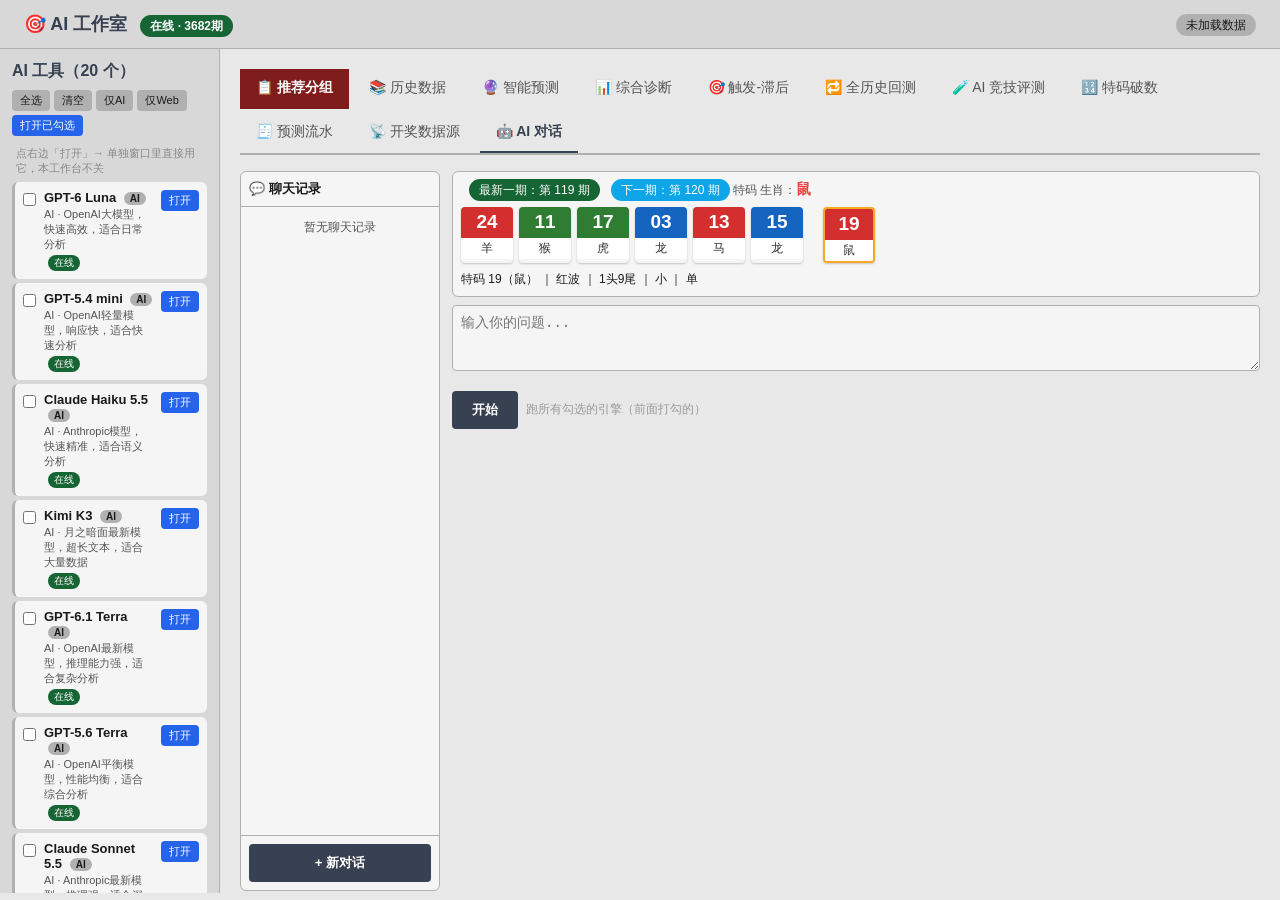
<file: index.html>
<!DOCTYPE html>
<html lang="zh-CN">
<head>
<meta charset="UTF-8">
<meta name="viewport" content="width=device-width, initial-scale=1.0">
<title>AI 工作室 · 在线版</title>
<style>
* { box-sizing: border-box; margin: 0; padding: 0; }
:root {
  --bg: #e8e8e8; --sidebar: #d8d8d8; --border: #b0b0b0;
  --text: #1a1a1a; --text-dim: #555; --accent: #6b7280;
  --accent-light: #374151; --card: #f5f5f5;
}
body { font-family: -apple-system, "PingFang SC", "Microsoft YaHei", sans-serif; background: var(--bg); color: var(--text); height: 100vh; overflow: hidden; }
header { display: flex; justify-content: space-between; align-items: center; padding: 12px 24px; background: var(--sidebar); border-bottom: 1px solid var(--border); }
.logo { font-size: 18px; font-weight: 600; color: var(--accent-light); }
.badge { background: var(--border); padding: 4px 10px; border-radius: 12px; font-size: 12px; margin-left: 8px; }
.badge.ok { background: #166534; color:#fff; }
.badge.err { background: #991b1b; color:#fff; }
main { display: flex; height: calc(100vh - 56px); }
aside { width: 220px; background: var(--sidebar); padding: 12px; border-right: 1px solid var(--border); overflow-y: auto; }
.aside-title { font-weight: 600; margin-bottom: 8px; color: var(--accent-light); }
.engine-actions { display: flex; gap: 4px; flex-wrap: wrap; margin-bottom: 10px; }
.mini { background: var(--border); color: var(--text); border: none; padding: 3px 8px; border-radius: 4px; cursor: pointer; font-size: 11px; }
.mini:hover { background: var(--accent); }
.engine-list { list-style: none; }
.engine-list li { padding: 8px; margin-bottom: 4px; background: var(--card); border-radius: 6px; border-left: 3px solid var(--border); cursor: pointer; }
.engine-list li.checked { border-left-color: var(--accent-light); background: var(--border); }
.engine-list .name { font-size: 13px; font-weight: 600; }
.engine-list .meta { font-size: 11px; color: var(--text-dim); margin-top: 2px; }
.engine-list .tag { display: inline-block; background: var(--border); padding: 1px 6px; border-radius: 8px; font-size: 10px; margin-left: 4px; }
.engine-list .tag.ready { background: #166534; color:#fff; }
.engine-list .tag.miss { background: #7f1d1d; color:#fff; }
.content { flex: 1; padding: 20px; overflow-y: auto; }
.tabs { display: flex; gap: 4px; margin-bottom: 16px; border-bottom: 2px solid var(--border); flex-wrap: wrap; }
.tab { background: transparent; color: var(--text-dim); border: none; padding: 10px 16px; cursor: pointer; font-size: 14px; border-bottom: 2px solid transparent; }
.tab.active { color: var(--accent-light); border-bottom-color: var(--accent-light); font-weight: 600; }
.tab-pane { display: none; }
.tab-pane.active { display: block; }
.row { display: flex; gap: 8px; align-items: center; margin-bottom: 12px; flex-wrap: wrap; }
.row label { font-size: 13px; color: #555; }
.row input, .row textarea, .row select { background: var(--card); color: var(--text); border: 1px solid var(--border); padding: 8px; border-radius: 4px; font-size: 14px; }
button.primary { background: var(--accent-light); color: #fff; border: none; padding: 10px 20px; border-radius: 4px; cursor: pointer; font-weight: 600; }
button.primary:hover { background: var(--accent); }
.hint { font-size: 12px; color: #999; }
.report { background: var(--sidebar); padding: 16px; border-radius: 6px; font-family: "SF Mono", Consolas, monospace; font-size: 13px; white-space: pre-wrap; line-height: 1.8; }
.chat-out { margin-top: 16px; display: flex; flex-direction: column; gap: 12px; }
.chat-card { background: var(--sidebar); border-radius: 6px; padding: 12px; border-left: 3px solid var(--accent-light); }
.chat-card .engine-name { font-weight: 600; color: var(--accent-light); margin-bottom: 6px; font-size: 13px; }
.chat-card .content { font-size: 13px; white-space: pre-wrap; line-height: 1.7; }
.chat-layout { display: flex; gap: 12px; height: calc(100vh - 180px); }
.chat-history-panel { width: 200px; background: var(--card); border: 1px solid var(--border); border-radius: 6px; display: flex; flex-direction: column; }
.chat-main { flex: 1; display: flex; flex-direction: column; gap: 8px; }
.draw-row { display: flex; align-items: center; gap: 5px; padding: 5px 0; border-bottom: 1px solid var(--border); flex-wrap: wrap; }
.draw-issue { width: 60px; font-size: 13px; font-weight: 600; color: var(--text); flex-shrink: 0; }
.ball { width: 52px; text-align: center; flex-shrink: 0; border-radius: 4px; overflow: hidden; box-shadow: 0 1px 2px rgba(0,0,0,0.2); }
.ball .num { font-size: 19px; font-weight: 700; color: #fff; padding: 5px 0; line-height: 1.1; }
.ball .zodiac { font-size: 12px; color: #333; background: #fff; padding: 2px 0; }
.ball.red .num { background: #d32f2f; }
.ball.blue .num { background: #1565c0; }
.ball.green .num { background: #2e7d32; }
.ball.special { border: 2px solid #f9a825; margin-left: 14px; }
.draw-tail { font-size: 11px; color: var(--text-dim); margin-left: 6px; line-height: 1.5; }
</style>
</head>
<body>

<header>
  <div class="logo">🎯 AI 工作室 <span class="badge ok" id="status-bar">在线 · 0期</span></div>
  <div>
    <span class="badge" id="dataset-badge">未加载数据</span>
  </div>
</header>
<!-- 顶部自动条已移除：推荐内容全部搬到「📋 推荐分组」页面 -->
<div id="auto-bar" style="display:none;"></div>
<!-- 顺序/网上核对状态条：不跳期 + 每次打开与网上数据比对 -->
<div id="seq-bar" style="margin:0 16px 8px;padding:8px 10px;border-radius:6px;background:#0f172a;border:1px solid var(--border);font-size:12px;line-height:1.7;color:var(--text-dim);display:none;"></div>

<main>
  <aside>
    <div class="aside-title">AI 工具（20 个）</div>
    <div class="engine-actions">
      <button class="mini" onclick="checkAll()">全选</button>
      <button class="mini" onclick="checkNone()">清空</button>
      <button class="mini" onclick="checkAI()">仅AI</button>
      <button class="mini" onclick="checkWeb()">仅Web</button>
      <button class="mini" style="background:#2563eb;color:#fff;" onclick="openChecked()">打开已勾选</button>
    </div>
    <div style="font-size:11px;color:#888;padding:0 4px 6px;">点右边「打开」→ 单独窗口里直接用它，本工作台不关</div>
    <ul class="engine-list" id="engine-list"></ul>
  </aside>

  <section class="content">
    <nav class="tabs">
      <button class="tab" data-tab="auto" style="background:#7f1d1d;color:#fff;font-weight:700;">📋 推荐分组</button>
      <button class="tab" data-tab="data">📚 历史数据</button>
      <button class="tab" data-tab="report">🔮 智能预测</button>
      <button class="tab" data-tab="diag">📊 综合诊断</button>
      <button class="tab" data-tab="trigger">🎯 触发-滞后</button>
      <button class="tab" data-tab="backtest">🔁 全历史回测</button>
      <button class="tab" data-tab="arena">🧪 AI 竞技评测</button>
      <button class="tab" data-tab="break7">🔢 特码破数</button>
      <button class="tab" data-tab="ledger">🧾 预测流水</button>
      <button class="tab" data-tab="source">📡 开奖数据源</button>
      <button class="tab active" data-tab="chat">🤖 AI 对话</button>
    </nav>

    <div class="tab-pane" id="pane-auto">
      <div id="auto-page" style="padding:6px 4px 40px;"></div>
    </div>

    <div class="tab-pane" id="pane-data">
      <div class="row" style="align-items:center;gap:8px;margin-bottom:12px;">
        <button class="primary" onclick="importData()">导入粘贴的内容</button>
        <button class="primary" onclick="document.getElementById('file-input').click()">选择文件</button>
        <button class="danger" onclick="clearData()" style="background:#d32f2f;color:#fff;">清空</button>
        <input type="file" id="file-input" accept=".txt,.csv" style="display:none;">
      </div>

      <!-- 一键载入内置真实记录（回测1500期：两套命中率都贴近随机基线，无显著差异） -->
      <div style="display:flex;gap:8px;flex-wrap:wrap;align-items:center;margin-bottom:10px;">
        <button class="primary" onclick="loadRemoteData('hk.txt','香港记录')">载入香港记录（3682期）</button>
        <button class="primary" onclick="loadRemoteData('mo.txt','澳门记录')">载入澳门记录（2367期）</button>
        <button onclick="remoteCompare()">🌐 现在核对网上数据</button>
        <span class="hint" style="font-size:11px;color:var(--text-dim);">回测1500期：香港 24码50.1% / 12码24.1% / 10肖83.6%；澳门 49.5% / 25.8% / 84.7%；随机基线 49.0% / 24.5% / 83.3%</span>
      </div>
      <!-- 最新一期（记忆） -->
      <div id="latest-card" style="background:var(--card);border:1px solid var(--border);border-radius:6px;padding:12px;margin-bottom:12px;">
        <div style="font-weight:600;font-size:13px;margin-bottom:8px;">🏆 最新一期（自动记住）</div>
        <div id="latest-body" style="font-size:12px;color:var(--text-dim);">还没有数据，上传或输入一次之后会自动记住，下次打开不用重新输入。</div>
      </div>

      <!-- 农历换肖一览 -->
      <div id="year-index" style="background:var(--card);border:1px solid var(--border);border-radius:6px;padding:10px;margin-bottom:12px;font-size:12px;display:none;"></div>

      <!-- 数据体检 -->
      <div style="display:flex;gap:8px;align-items:center;margin-bottom:10px;flex-wrap:wrap;">
        <button class="primary" onclick="healthCheck()">🩺 数据体检</button>
        <button class="primary" style="background:#7f1d1d;color:#fff;" onclick="dedupeData()">🧹 一键去重（修串期）</button>
        <button class="primary" onclick="backupData()">💾 数据备份（存到本电脑）</button>
        <button class="primary" onclick="document.getElementById('file-input').click()">📂 打开备份文件（恢复）</button>
        <button class="primary" style="background:#0f766e;color:#fff;" onclick="backupAllData()">🗄 导出（竞技+特码 一起）</button>
        <button class="primary" style="background:#0f766e;color:#fff;" onclick="document.getElementById('all-input').click()">📥 导入（竞技+特码 一起）</button>
        <input type="file" id="all-input" accept=".json,.txt" style="display:none" onchange="restoreAllData(this)">
        <span class="hint" style="font-size:11px;color:var(--text-dim);">备份文件自己选保存位置（第一次请选 D:\AI数据，Chrome 会记住这个文件夹）；备份出来的 txt 以后可直接重新导入</span>
      </div>
      <div id="health-out" class="report" style="display:none;"></div>

      <!-- 新增一期 -->
      <div style="display:flex;gap:8px;margin-bottom:12px;align-items:center;flex-wrap:wrap;">
        <input id="new-draw" placeholder="输入新一期，例：314期 24 39 21 27 35 06 T 44"
               style="flex:1;min-width:240px;padding:8px;border:1px solid var(--border);border-radius:4px;font-size:13px;background:var(--card);">
        <button class="primary" onclick="addOneDraw()">保存这一期</button>
      </div>

      <textarea id="data-input" rows="5" style="width:100%;background:var(--card);border:1px dashed var(--border);padding:12px;border-radius:4px;font-size:13px;margin-bottom:16px;" placeholder="在这里粘贴你的历史记录，或直接把 TXT 文件拖进来..."></textarea>
      <h3>全部历史记录</h3>
      <div id="draw-list" style="max-height:none;overflow-y:visible;"></div>
    </div>

    <div class="tab-pane" id="pane-report">
      <div class="row"><button class="primary" onclick="genReport()">生成智能预测报告</button></div>
      <div id="report-out" class="report"></div>
    </div>

    <div class="tab-pane" id="pane-diag">
      <div class="row">
        <label>近 N 期：</label>
        <input type="number" id="diag-n" value="30" style="width:70px">
        <button class="primary" onclick="genDiag()">跑诊断</button>
      </div>
      <div id="diag-out" class="report"></div>
    </div>

    <div class="tab-pane" id="pane-trigger">
      <div class="row">
        <label>触发号码：</label>
        <input type="text" id="triggers" placeholder="最新一期的特码和生肖，例：48 羊" style="flex:1">
        <button class="primary" onclick="genTrigger()">跑触发-滞后</button>
      </div>
      <div id="trigger-out" class="report"></div>
    </div>

    <div class="tab-pane" id="pane-backtest">
      <div class="row">
        <label>触发号码：</label>
        <input type="text" id="bt-triggers" value="11,26,30,34,36,38,45,49" style="flex:1">
      </div>
      <div class="row">
        <label>候选池：</label>
        <input type="text" id="bt-pool" value="2,4,6,7,8,10,13,14,20,24,27,34,35,36,38,40,41,42" style="flex:1">
        <button class="primary" onclick="genBacktest()">跑全历史回测</button>
      </div>
      <div class="row">
        <button onclick="autoFillOptimal()">🤖 自动填最优组合（按当前数据全历史算）</button>
      </div>
      <div id="backtest-out" class="report"></div>

      <div class="row" style="margin-top:14px;border-top:1px solid var(--border);padding-top:12px;">
        <label>策略对照：</label>
        <button class="primary" onclick="runStrategyCompare()">跑策略对照回测（最近1500期）</button>
      </div>
      <div id="strategy-out" class="report"></div>
    </div>

    <div class="tab-pane" id="pane-arena">
      <div class="row">
        <label>每轮模拟期数：</label>
        <input type="text" id="arena-span" value="1500" style="width:90px">
        <label>跑多少轮：</label>
        <input type="text" id="arena-rounds" value="20" style="width:70px">
        <button class="primary" onclick="arenaStart()">开始竞技</button>
        <button onclick="arenaResume()" id="arena-resume" style="display:none;">接着上次跑</button>
        <button onclick="arenaStop()">停止</button>
        <button onclick="arenaSave()">💾 导出结果</button>
      </div>
      <div class="row">
        <span class="hint">规则：每轮固定取最近 N 期（一直顶到最新一期），然后<b>从最新一期开始，一期一期往以前（旧）走</b>。倒着这一遍只评分不学习（否则等于拿后面开出来的结果去训练前面，成绩会虚高）；这一轮走完，再按时间正序（旧→新）把同一段补学一遍，所以每跑一轮模型都在长本事。轮次越多越稳，可以放到几百轮慢慢跑。</span>
      </div>
      <div class="row">
        <span class="hint">场上 12 个引擎：🧠 神经网络(MLP)　🔁 循环网络(RNN)　🧭 KNN相似期　🎯 Q学习强化　📊 贝叶斯在线　🧬 遗传算法　⚖️ 集成堆叠｜对照：马尔可夫1/2阶、热号、遗漏回补、随机基线。带图标的六个都是每期自己调权重、会持续学习的模型，预测完立刻用真结果训练一次。</span>
      </div>
      <div id="arena-progress" style="font-size:12px;color:var(--accent);padding:4px 0;"></div>
      <div id="arena-seq" style="font-size:12px;color:var(--text-dim);padding:2px 0;line-height:1.7;"></div>
      <div class="row" style="gap:6px;flex-wrap:wrap;align-items:center;font-size:12px;">
        <button onclick="backupAllData()">🗄 导出（竞技+特码 一起）</button>
        <button onclick="document.getElementById('all-input').click()">📥 导入（竞技+特码 一起）</button>
        <button onclick="arenaRelock()">🔁 重新生成下一期</button>
        <label style="display:inline-flex;align-items:center;gap:4px;font-size:12px;cursor:pointer;">
          <input type="checkbox" class="auto-relock-cb" onchange="setAutoRelock(this.checked)"> 学习完自动更新下一期
        </label>
      </div>
      <div id="arena-out" class="report"></div>
    </div>

    <div class="tab-pane" id="pane-source">
      <div class="row"><span class="hint">这里放“去哪看开奖记录”。网址随时可以改、可以删、可以加新的——某个站打不开，就换一个，历史数据不受影响。</span></div>
      <div id="src-list" class="report" style="padding:8px;"></div>
      <div class="row">
        <input id="src-name" placeholder="名称，例如：香港六合彩开奖记录" style="width:200px;">
        <input id="src-url" placeholder="https://…" style="width:340px;">
        <button onclick="srcAdd()">添加/保存</button>
        <button onclick="srcReset()">恢复默认</button>
      </div>
      <hr>
      <div class="row"><b>把看到的开奖号码粘进来（只认号码，不认生肖）</b></div>
      <div class="row"><span class="hint">一行一期，例如：314期 24 39 21 27 35 06 T 44 ；也可以直接粘 “314 24 39 21 27 35 06 44”。站上的生肖文字会自动忽略。</span></div>
      <textarea id="batch-in" style="width:100%;height:110px;" placeholder="314期 24 39 21 27 35 06 T 44
315期 07 12 18 26 33 41 T 09"></textarea>
      <div class="row">
        <button class="primary" onclick="batchImport()">解析并追加进历史记录</button>
        <label style="margin-left:8px;font-size:12px;"><input type="checkbox" id="batch-nn" checked> 同时喂给我的神经网络（记流水）</label>
      </div>
      <div id="src-msg" class="report" style="padding:8px;"></div>
    </div>

    <div class="tab-pane" id="pane-break7">
      <div class="row">
        <label>每轮学习期数：</label>
        <input type="text" id="b7-span" value="3000" style="width:90px" title="0 = 全部历史；填 3000 就每轮只用最近 3000 期" oninput="b7SaveCfg(true)" onchange="b7SaveCfg(true)">
        <label>跑多少轮：</label>
        <input type="text" id="b7-epochs" value="40" style="width:70px" title="这个数字会记住，下次打开还是它" oninput="b7SaveCfg(true)" onchange="b7SaveCfg(true)">
        <button class="primary" onclick="b7StartTrain()">开始学习</button>
        <button onclick="b7ContinueTrain()" id="b7-resume">接着上次学</button>
        <button onclick="b7StopTrain()">停止</button>
        <button onclick="b7Export()">💾 导出结果</button>
      </div>
      <div class="row">
        <span class="hint">规则：每轮把“每轮学习期数”那段历史（0 = 全部）学一遍，<b>顺序是从最新一期开始、一期一期往以前（旧）倒着走</b>；每期都只用当期之前的记录算答案，学完再拿留出的期验真假。轮次越多越容易背答案，不代表更准；可以放到几百轮慢慢跑。</span>
      </div>
      <div class="row">
        <span class="hint">学习的时候，下面那整块号码/生肖/尾数/波色<b>一律定住不动</b>（只有上面「进度」那行在走）；想换新的号码和生肖，按一下「🔁 重新生成下一期」才会变一次。</span>
      </div>
      <div class="row">
        <span class="hint">「每轮学习期数」和「跑多少轮」都<b>记住了</b>（香港、澳门各记各的），下次打开还是你上次填的数。</span>
      </div>
      <div class="row">
        <span class="hint">这是一个真在学的神经网络：输入 6 个平码，输出 49 个号各自的概率，权重全由历史自动训练，<b>没有任何人工加减乘除/波色/合数/生肖规则</b>。港澳两套权重分开存，数据一变自动续学。</span>
      </div>
      <div id="b7-progress" style="font-size:12px;color:var(--accent);padding:4px 0;"></div>
      <div class="row" style="gap:6px;flex-wrap:wrap;align-items:center;font-size:12px;">
        <button onclick="backupAllData()">🗄 导出（竞技+特码 一起）</button>
        <button onclick="document.getElementById('all-input').click()">📥 导入（竞技+特码 一起）</button>
        <button onclick="b7Relock()">🔁 重新生成下一期</button>
        <label style="display:inline-flex;align-items:center;gap:4px;font-size:12px;cursor:pointer;">
          <input type="checkbox" class="auto-relock-cb" onchange="setAutoRelock(this.checked)"> 学习完自动更新下一期
        </label>
        <button onclick="b7ResetModel()">权重归零重学</button>
      </div>
      <div id="b7-out" class="report" style="padding:8px;"></div>
    </div>

    <div class="tab-pane" id="pane-ledger">
      <div class="row" style="margin-bottom:6px;">
        <span class="hint" style="margin-right:4px;">学习哪一家：</span>
        <button class="primary" id="mk-hk" onclick="switchMarket('hk')">🇭🇰 香港六合彩</button>
        <button class="primary" id="mk-mo" onclick="switchMarket('mo')">🇲🇴 澳门六合彩</button>
        <span class="hint" id="mk-now" style="margin-left:6px;"></span>
      </div>
      <div class="row">
        <button class="primary" onclick="ledgerRun(true)">立即结算新期</button>
        <button onclick="ledgerExport()">💾 导出流水</button>
        <button onclick="ledgerReset()">清空流水（重置模型）</button>
        <label style="margin-left:8px;font-size:12px;">
          <input type="checkbox" id="ledger-auto" checked onchange="ledgerAutoToggle()"> 每期自动喂给模型
        </label>
      </div>
      <div class="row"><span class="hint">模型权重存在本机浏览器里，下次打开继续学（不是每次重头开始）。数据里新增一期，它就会自动预测这一期、再把答案学进去，并留一条记录。</span></div>
      <div id="ledger-stat" class="report" style="padding:8px;"></div>
      <div id="ledger-table" class="report" style="max-height:340px;overflow:auto;"></div>
    </div>

    <div class="tab-pane active" id="pane-chat">
      <div class="chat-layout">
        <div class="chat-history-panel">
          <div style="padding:8px;border-bottom:1px solid var(--border);font-weight:600;font-size:13px;">💬 聊天记录</div>
          <div style="flex:1;overflow-y:auto;padding:4px;"><div style="font-size:12px;color:var(--text-dim);padding:8px;text-align:center;">暂无聊天记录</div></div>
          <div style="padding:8px;border-top:1px solid var(--border);"><button class="primary" style="width:100%" onclick="newChat()">+ 新对话</button></div>
        </div>
        <div class="chat-main">
          <div id="latest-body2" style="background:var(--card);border:1px solid var(--border);border-radius:6px;padding:8px;font-size:12px;color:var(--text-dim);">还没有数据，去【历史数据】上传或输入最新一期。</div>
          <div class="row"><textarea id="question" rows="3" style="flex:1" placeholder="输入你的问题..."></textarea></div>
          <div class="row"><button class="primary" onclick="askAll()">开始</button><span class="hint">跑所有勾选的引擎（前面打勾的）</span></div>
          <div id="chat-out" class="chat-out" style="flex:1;overflow-y:auto;"></div>
        </div>
      </div>
    </div>
  </section>
</main>

<script>
// ===== 号码属性 =====
const RED = new Set([1,2,7,8,12,13,18,19,23,24,29,30,34,35,40,45,46]);
const BLUE = new Set([3,4,9,10,14,15,20,25,26,31,36,37,41,42,47,48]);
const GREEN = new Set([5,6,11,16,17,21,22,27,28,32,33,38,39,43,44,49]);
const ZODIAC_ORDER = ["马","蛇","龙","兔","虎","牛","鼠","猪","狗","鸡","猴","羊"];

function ballColor(n) { if(RED.has(n))return"红"; if(BLUE.has(n))return"蓝"; return"绿"; }
function makeZodiacMap(yz) {
  const zs=["鼠","牛","虎","兔","龙","蛇","马","羊","猴","鸡","狗","猪"];
  const yi=zs.indexOf(yz); const out={};
  for(let i=0;i<12;i++){const z=zs[(yi-i+12)%12]; for(const b of[1,13,25,37,49]){const n=b+i; if(n>=1&&n<=49)out[n]=z;}}
  return out;
}
const ZOY={}; for(const z of["鼠","牛","虎","兔","龙","蛇","马","羊","猴","鸡","狗","猪"]) ZOY[z]=makeZodiacMap(z);
const ZODIAC_INPUT={"马":[1,13,25,37,49],"蛇":[2,14,26,38],"龙":[3,15,27,39],"兔":[4,16,28,40],"虎":[5,17,29,41],"牛":[6,18,30,42],"鼠":[7,19,31,43],"猪":[8,20,32,44],"狗":[9,21,33,45],"鸡":[10,22,34,46],"猴":[11,23,35,47],"羊":[12,24,36,48]};

// 生肖属性
const ZODIAC_PROPS = {
  "鼠": { type:"野兽", lucky:"凶丑肖", yin:"阴肖", stroke:"单笔肖", gender:"男", heaven:"地" },
  "牛": { type:"家禽", lucky:"凶丑肖", yin:"阳肖", stroke:"双笔肖", gender:"男", heaven:"天" },
  "虎": { type:"野兽", lucky:"凶丑肖", yin:"阳肖", stroke:"双笔肖", gender:"男", heaven:"地" },
  "兔": { type:"野兽", lucky:"吉美肖", yin:"阳肖", stroke:"双笔肖", gender:"女", heaven:"天" },
  "龙": { type:"野兽", lucky:"吉美肖", yin:"阴肖", stroke:"单笔肖", gender:"男", heaven:"天" },
  "蛇": { type:"野兽", lucky:"吉美肖", yin:"阴肖", stroke:"单笔肖", gender:"女", heaven:"地" },
  "马": { type:"家禽", lucky:"吉美肖", yin:"阴肖", stroke:"单笔肖", gender:"男", heaven:"天" },
  "羊": { type:"家禽", lucky:"吉美肖", yin:"阳肖", stroke:"双笔肖", gender:"女", heaven:"地" },
  "猴": { type:"野兽", lucky:"凶丑肖", yin:"阳肖", stroke:"双笔肖", gender:"男", heaven:"天" },
  "鸡": { type:"家禽", lucky:"吉美肖", yin:"阳肖", stroke:"单笔肖", gender:"女", heaven:"地" },
  "狗": { type:"家禽", lucky:"凶丑肖", yin:"阴肖", stroke:"双笔肖", gender:"男", heaven:"地" },
  "猪": { type:"家禽", lucky:"凶丑肖", yin:"阴肖", stroke:"单笔肖", gender:"女", heaven:"天" },
};

function colorOf(n) {
  if(RED.has(n)) return "red";
  if(BLUE.has(n)) return "blue";
  return "green";
}

function ball(n, zodiac, isSpecial) {
  const c = colorOf(n);
  const sp = isSpecial ? " special" : "";
  return '<div class="ball ' + c + sp + '">' +
    '<div class="num">' + pad2(n) + "</div>" +
    '<div class="zodiac">' + (zodiac || "") + "</div>" +
    "</div>";
}

// ===== 号码全属性（自动显示用）：生肖 / 波色 / 尾数 / 头数 / 合数 / 大小 / 单双 =====
function numHead(n){ return Math.floor(n / 10); }
function numInfo(n, idx){
  var c = colorOf(n);
  var tail = n % 10, head = Math.floor(n / 10);
  var z = "";
  try { z = zodiacOf(n, idx); } catch(e) { z = ""; }
  return { n: n, zod: z, color: c, colorCn: c === "red" ? "红波" : (c === "blue" ? "蓝波" : "绿波"),
           tail: tail, head: head, sum: head + tail, big: n >= 25 ? "大" : "小", odd: (n % 2) ? "单" : "双" };
}
function infoChip(n, idx){
  var a = numInfo(n, idx);
  var bg = a.color === "red" ? "#e11d48" : (a.color === "blue" ? "#2563eb" : "#16a34a");
  return "<span style='display:inline-block;margin:2px 3px;padding:2px 6px;border-radius:4px;background:" + bg +
    ";color:#fff;font-size:11px;white-space:nowrap;'>" + pad2(n) + " " + a.zod + " 尾" + a.tail + " " + a.head + "头</span>";
}
// 一整期 7 个号码的属性条（自动生成，不需要点任何按钮）
function drawAttrsHtml(d, idx){
  var all = d.normals.concat([d.special]);
  var s = all.map(function(n){ return infoChip(n, idx); }).join("");
  var sp = numInfo(d.special, idx);
  return "<div class='draw-attrs' style='display:flex;flex-wrap:wrap;align-items:center;gap:2px;margin:4px 0 0 6px;'>" + s +
    "<span style='font-size:11px;color:#f9a825;margin-left:8px;'>特码 " + sp.colorCn + " " + sp.zod + " 尾" + sp.tail + " " + sp.head + "头 合" + sp.sum + " " + sp.big + sp.odd + "</span></div>";
}

function zodiacPropsHtml(z) {  const p = ZODIAC_PROPS[z];
  if (!p) return "";
  const tags = [p.type, p.lucky, p.yin, p.stroke, p.gender+"肖", p.heaven+"肖"];
  return tags.map(t => '<span style="display:inline-block;background:#e0e0e0;color:#333;border-radius:3px;padding:1px 5px;margin:0 2px;font-size:10px;">'+t+'</span>').join("");
}

// ===== 引擎列表（20个彩票分析工具）=====
const ENGINES = [
  {id:"gpt6luna",name:"GPT-6 Luna",vendor:"AI",desc:"OpenAI大模型，快速高效，适合日常分析",tag:"AI",url:"https://www.doubao.com/chat/"},
  {id:"gpt54mini",name:"GPT-5.4 mini",vendor:"AI",desc:"OpenAI轻量模型，响应快，适合快速分析",tag:"AI",url:"https://tongyi.aliyun.com/qianwen/"},
  {id:"claudehaiku",name:"Claude Haiku 5.5",vendor:"AI",desc:"Anthropic模型，快速精准，适合语义分析",tag:"AI",url:"https://chatglm.cn/"},
  {id:"kimik3",name:"Kimi K3",vendor:"AI",desc:"月之暗面最新模型，超长文本，适合大量数据",tag:"AI",url:"https://kimi.moonshot.cn/"},
  {id:"gpt61terra",name:"GPT-6.1 Terra",vendor:"AI",desc:"OpenAI最新模型，推理能力强，适合复杂分析",tag:"AI",url:"https://yuanbao.tencent.com/"},
  {id:"gpt56terra",name:"GPT-5.6 Terra",vendor:"AI",desc:"OpenAI平衡模型，性能均衡，适合综合分析",tag:"AI",url:"https://xinghuo.xfyun.cn/"},
  {id:"claudesonnet55",name:"Claude Sonnet 5.5",vendor:"AI",desc:"Anthropic最新模型，推理强，适合深度分析",tag:"AI",url:"https://www.baichuan-ai.com/"},
  {id:"claudesonnet5",name:"Claude Sonnet 5",vendor:"AI",desc:"Anthropic上一代模型，稳定可靠，适合常规分析",tag:"AI",url:"https://www.lingyiwanwu.com/"},
  {id:"claudesonnet46",name:"Claude Sonnet 4.6",vendor:"AI",desc:"Anthropic经典模型，长文本生成，适合报告写作",tag:"AI",url:"https://www.stepfun.com/"},
  {id:"zai",name:"Z.ai (GLM-5.3)",vendor:"AI",desc:"智谱最新GLM模型，高级AI对话+智能体",tag:"AI",url:"https://zchat.z.ai/"},
  {id:"doubao",name:"豆包AI",vendor:"AI",desc:"字节跳动大模型，逻辑推理强，适合数据分析",tag:"AI",url:"https://www.doubao.com/chat/"},
  {id:"tongyi",name:"通义千问",vendor:"AI",desc:"阿里大模型，长文本处理强，适合复杂分析",tag:"AI",url:"https://tongyi.aliyun.com/qianwen/"},
  {id:"wenxin",name:"文心一言",vendor:"AI",desc:"百度大模型，中文理解强，适合语义分析",tag:"AI",url:"https://yiyan.baidu.com/"},
  {id:"kimi",name:"Kimi智能助手",vendor:"AI",desc:"月之暗面，超长文本处理，适合大量数据分析",tag:"AI",url:"https://kimi.moonshot.cn/"},
  {id:"yuanbao",name:"腾讯元宝",vendor:"AI",desc:"腾讯大模型，搜索增强，适合实时信息分析",tag:"AI",url:"https://yuanbao.tencent.com/"},
  {id:"xinghuo",name:"讯飞星火",vendor:"AI",desc:"科大讯飞，语音+文本，适合多模态分析",tag:"AI",url:"https://xinghuo.xfyun.cn/"},
  {id:"zhipu",name:"智谱清言",vendor:"AI",desc:"智谱AI，推理能力强，适合逻辑分析",tag:"AI",url:"https://chatglm.cn/"},
  {id:"tiangong",name:"天工AI",vendor:"AI",desc:"天工智能，搜索+分析，适合信息整合",tag:"AI",url:"https://www.tiangong.cn/"},
  {id:"360",name:"360智脑",vendor:"AI",desc:"360大模型，安全+分析，适合风险评估",tag:"AI",url:"https://chat.360.com/"},
  {id:"baichuan",name:"百川智能",vendor:"AI",desc:"百川大模型，长文本生成，适合报告写作",tag:"AI",url:"https://www.baichuan-ai.com/"},
];
let checkedEngines = new Set();

// ===== 数据 =====
let draws = [];
let yearBoundaries = [];

const DEFAULT_CSV = "issue,date,n1,n2,n3,n4,n5,n6,special\n001,,24,39,21,27,35,6,44\n002,,31,36,25,21,23,8,11\n003,,25,19,5,44,1,18,14\n004,,47,25,39,10,27,28,13\n005,,37,32,38,8,30,36,10\n006,,45,25,27,36,13,40,12\n007,,31,5,39,10,12,3,40\n008,,33,38,28,46,17,10,41\n009,,44,25,14,29,38,4,23\n010,,13,7,42,23,1,17,37\n011,,21,23,28,2,32,20,4\n012,,29,44,47,32,2,42,40\n013,,14,36,45,17,4,21,10\n014,,13,1,8,33,47,18,35\n015,,27,47,10,26,18,39,23\n016,,33,43,22,5,47,25,10\n017,,40,1,15,3,23,11,22\n018,,11,12,35,13,44,14,19\n019,,39,15,18,38,2,34,13\n020,,29,30,34,39,17,16,20\n021,,42,10,32,28,34,45,23\n022,,39,21,44,40,20,45,9\n023,,19,25,31,44,27,10,40\n024,,3,6,11,27,28,14,19\n025,,15,12,24,35,18,29,14\n026,,46,5,29,31,42,28,38\n027,,20,5,28,23,38,45,17\n028,,20,9,41,12,46,2,25\n029,,18,43,2,33,44,13,1\n030,,3,41,16,34,21,7,32\n031,,18,44,28,13,36,25,3\n032,,38,4,30,25,35,20,15\n033,,3,23,8,41,13,33,47\n034,,40,38,35,26,41,8,4\n035,,19,20,45,41,34,29,37\n036,,46,11,25,35,1,39,2\n037,,46,9,18,8,4,5,37\n038,,26,12,1,22,32,21,31\n039,,7,27,6,3,44,19,43\n040,,41,45,14,46,15,19,44\n041,,46,38,30,33,24,41,8\n042,,9,40,6,25,11,5,43\n043,,15,23,32,8,9,38,36\n044,,40,41,39,19,31,30,42\n045,,41,28,31,20,17,18,21\n046,,8,36,15,1,29,19,33\n047,,9,33,28,7,34,32,46\n048,,36,6,5,33,45,24,1\n049,,24,41,4,39,27,13,34\n050,,6,24,47,28,19,32,27\n051,,36,22,35,44,29,31,3\n052,,21,46,7,17,26,24,11\n053,,38,3,29,13,4,21,34\n054,,13,25,42,11,8,19,29\n055,,14,12,32,10,46,28,31\n056,,7,10,33,36,12,15,38\n057,,12,29,25,46,13,32,18\n058,,33,24,13,25,31,5,2\n059,,22,6,36,39,31,8,30\n060,,26,33,6,32,23,18,11\n061,,20,16,9,17,8,6,36\n062,,8,5,23,42,19,6,36\n063,,34,14,41,33,39,30,9\n064,,46,27,45,33,28,36,4\n065,,35,43,40,21,30,36,22\n066,,14,5,25,41,39,20,16\n067,,38,40,19,15,18,4,36\n068,,18,17,11,25,7,1,44\n069,,44,19,29,9,4,23,36\n070,,34,15,40,30,37,1,33\n071,,21,39,26,12,19,30,28\n072,,22,15,30,18,17,47,8\n073,,7,12,17,30,27,33,32\n074,,31,16,3,25,4,33,36\n075,,4,23,24,6,18,46,7\n076,,19,44,32,23,22,45,3\n077,,13,46,45,28,17,4,31\n078,,6,8,25,4,12,10,16\n079,,24,27,12,16,41,46,4\n080,,43,32,22,24,23,25,39\n081,,45,6,30,29,7,28,26\n082,,15,43,27,17,23,31,6\n083,,24,28,21,26,16,20,9\n084,,38,35,39,6,12,15,47\n085,,32,15,34,9,24,29,6\n086,,24,13,44,15,38,1,28\n087,,17,46,15,30,3,33,1\n088,,3,40,41,9,2,33,26\n089,,42,15,39,37,13,43,22\n090,,17,30,26,19,44,10,14\n091,,32,38,35,22,47,30,11\n092,,44,41,18,12,9,2,24\n093,,34,3,9,8,17,36,38\n094,,4,25,10,2,16,43,38\n095,,22,47,26,30,16,9,10\n096,,26,14,1,40,27,42,17\n097,,33,21,6,5,25,16,19\n098,,9,6,10,23,36,35,5\n099,,39,29,3,11,22,34,46\n100,,44,14,9,10,40,34,45\n101,,11,24,31,5,10,33,36\n102,,11,3,44,39,14,26,2\n103,,4,41,30,22,24,33,5\n104,,7,14,33,29,9,6,47\n105,,4,23,1,19,18,9,45\n106,,8,47,9,2,1,20,25\n107,,11,23,24,41,5,39,3\n108,,16,44,21,8,24,32,30\n109,,35,10,36,24,33,19,39\n110,,22,11,4,1,39,30,35\n111,,26,27,14,12,35,4,25\n112,,37,43,34,5,39,42,4\n001,,3,14,21,45,46,9,34\n002,,46,22,36,30,38,24,33\n003,,33,29,34,32,19,5,43\n004,,26,19,22,35,40,5,2\n005,,42,41,45,4,24,39,6\n006,,14,38,21,40,22,45,17\n007,,24,16,21,18,15,31,22\n008,,21,9,16,49,5,44,15\n009,,10,46,31,2,35,30,3\n010,,18,26,24,30,35,21,48\n011,,10,45,44,22,40,16,49\n012,,20,31,16,2,38,1,7\n013,,6,36,15,31,47,41,10\n014,,28,13,31,30,3,45,22\n015,,44,4,13,25,5,14,16\n016,,18,34,28,2,44,14,21\n017,,35,17,39,37,14,46,2\n018,,27,6,21,16,15,28,43\n019,,23,1,46,38,32,43,5\n020,,47,24,17,21,16,43,30\n021,,23,3,25,8,14,9,35\n022,,16,11,14,38,41,19,6\n023,,24,26,6,43,30,12,20\n024,,41,43,36,26,37,24,31\n025,,42,34,49,1,2,33,39\n026,,20,4,22,41,8,7,21\n027,,12,9,14,7,16,13,23\n028,,35,20,7,10,14,13,49\n029,,5,6,38,23,29,17,24\n030,,42,32,48,49,12,40,27\n031,,23,18,31,47,20,15,12\n032,,13,2,38,41,15,19,30\n033,,33,36,29,9,49,7,41\n034,,9,45,8,38,19,10,6\n035,,5,26,8,22,40,41,46\n036,,45,31,30,15,22,35,6\n037,,31,29,37,28,5,14,11\n038,,9,36,2,35,34,26,4\n039,,44,8,37,47,14,31,38\n040,,27,19,1,7,22,49,20\n041,,5,43,30,44,12,45,21\n042,,16,36,33,6,28,1,8\n043,,22,2,6,34,49,16,45\n044,,28,13,21,7,24,30,10\n045,,41,3,15,29,2,43,7\n046,,22,13,11,45,3,44,4\n047,,48,31,42,34,25,1,20\n048,,43,32,38,17,4,15,30\n049,,7,5,26,24,30,1,8\n050,,48,14,21,4,38,11,31\n051,,7,37,11,27,2,42,28\n052,,44,10,47,16,39,24,28\n053,,7,24,29,37,48,9,17\n054,,34,2,6,15,16,26,14\n055,,13,27,39,9,43,7,42\n056,,49,40,25,28,37,34,33\n057,,38,21,35,9,48,13,20\n058,,22,28,49,6,23,19,20\n059,,47,32,6,16,1,30,12\n060,,19,2,49,7,31,15,46\n061,,23,4,5,8,2,3,27\n062,,11,34,12,28,25,27,46\n063,,29,11,44,22,8,19,14\n064,,9,42,4,21,36,1,3\n065,,31,39,10,13,29,15,47\n066,,19,36,25,10,17,39,31\n067,,44,13,26,34,35,14,12\n068,,17,22,4,32,14,12,41\n069,,36,21,30,37,34,20,29\n070,,11,39,41,38,19,12,6\n071,,26,4,28,31,32,33,8\n072,,42,5,18,48,2,21,46\n073,,30,5,10,44,43,17,40\n074,,45,16,14,15,2,33,19\n075,,12,46,1,23,29,45,48\n076,,28,39,48,10,45,49,15\n077,,29,31,36,8,32,5,12\n078,,21,7,27,36,2,23,40\n079,,31,37,7,22,33,24,39\n080,,31,38,12,37,26,44,16\n081,,8,33,32,49,39,7,23\n082,,35,11,32,1,20,6,22\n083,,45,14,26,32,25,15,2\n084,,10,38,4,41,2,17,47\n085,,43,47,45,18,15,32,12\n086,,2,23,31,38,45,43,40\n087,,24,47,20,2,3,11,48\n088,,31,6,12,19,47,48,41\n089,,48,29,20,19,32,26,38\n090,,21,47,24,11,8,19,23\n091,,6,27,2,45,43,9,35\n092,,46,38,23,3,14,16,2\n093,,19,37,15,13,24,7,2\n094,,47,9,15,6,11,13,38\n095,,48,14,28,34,23,9,36\n096,,5,17,48,34,1,26,42\n097,,41,3,45,14,42,37,4\n098,,5,44,24,4,33,49,41\n099,,3,40,43,30,22,32,5\n100,,41,15,13,40,49,42,21\n101,,11,15,45,25,3,30,33\n102,,37,13,46,40,31,10,15\n103,,28,11,21,24,15,1,8\n104,,36,25,33,9,13,27,35\n105,,16,23,38,29,2,25,18\n106,,24,42,39,19,18,38,41\n107,,38,22,2,6,34,11,7\n108,,28,48,10,47,36,39,44\n109,,42,44,2,30,14,41,22\n110,,26,44,38,1,17,22,8\n111,,36,49,3,38,26,21,9\n112,,29,46,44,21,24,1,19\n113,,21,13,43,19,4,35,27\n114,,4,7,13,15,43,9,1\n115,,48,42,35,34,7,21,41\n116,,29,36,7,41,43,24,35\n117,,47,19,49,43,6,5,39\n118,,42,33,12,20,26,21,9\n119,,32,11,44,12,16,43,41\n120,,22,11,3,17,44,9,23\n121,,35,11,40,20,8,30,27\n122,,49,33,30,21,25,36,3\n123,,29,22,34,21,20,35,7\n001,,14,21,11,18,3,13,22\n002,,21,36,12,43,17,35,14\n003,,40,10,32,28,42,21,45\n004,,35,4,27,11,13,29,42\n005,,14,31,16,43,42,36,39\n006,,26,9,34,31,6,44,37\n007,,45,16,1,13,28,38,17\n008,,21,29,12,33,9,31,47\n009,,27,39,30,2,44,23,26\n010,,45,18,9,1,38,21,35\n011,,44,37,45,27,12,15,33\n012,,47,32,1,6,17,8,40\n013,,8,19,1,30,37,7,16\n014,,15,32,11,31,43,33,1\n015,,18,41,22,37,29,31,13\n016,,10,38,24,8,27,17,12\n017,,15,3,7,28,19,29,1\n018,,39,36,30,41,24,37,14\n019,,16,33,23,8,1,40,11\n020,,21,39,8,15,45,18,28\n021,,13,33,46,19,26,38,9\n022,,34,40,2,32,39,45,20\n023,,29,14,30,7,10,21,43\n024,,21,26,46,41,7,36,13\n025,,37,3,24,31,6,13,27\n026,,37,1,10,19,27,11,31\n027,,32,24,11,17,38,18,5\n028,,45,8,2,6,44,32,4\n029,,39,12,1,10,24,19,3\n030,,3,45,34,21,7,16,39\n031,,31,11,22,41,34,16,35\n032,,2,22,42,29,4,13,23\n033,,15,34,42,7,26,29,22\n034,,20,36,40,26,31,10,47\n035,,3,6,37,4,5,46,9\n036,,44,2,5,17,9,15,39\n037,,30,2,16,40,13,39,15\n038,,38,36,3,20,30,10,40\n039,,41,14,35,44,7,45,27\n040,,31,36,12,41,9,43,28\n041,,27,14,12,25,22,40,24\n042,,44,2,33,35,34,15,21\n043,,8,15,41,4,24,45,28\n044,,12,3,42,32,8,13,11\n045,,43,36,29,25,7,31,34\n046,,31,13,30,1,9,47,2\n047,,32,43,36,42,41,33,17\n048,,29,3,17,34,6,1,32\n049,,11,12,34,35,19,39,8\n050,,29,6,12,39,32,44,24\n051,,35,22,41,5,13,10,34\n052,,33,36,26,4,38,31,28\n053,,5,32,34,39,49,38,8\n054,,21,10,33,40,20,44,34\n055,,10,26,48,35,20,28,13\n056,,46,14,23,19,36,44,7\n057,,9,25,38,24,27,36,41\n058,,29,32,14,13,7,20,28\n059,,29,24,28,22,38,11,20\n060,,33,1,44,29,11,36,37\n061,,9,44,43,25,12,31,5\n062,,5,1,39,46,6,31,44\n063,,44,32,25,23,43,1,30\n064,,26,6,27,45,22,25,36\n065,,11,3,7,28,36,22,18\n066,,28,19,9,15,11,10,37\n067,,39,5,32,10,24,49,1\n068,,28,35,27,15,26,5,2\n069,,46,28,29,31,44,5,45\n070,,49,26,14,7,41,32,12\n071,,25,23,40,38,4,24,37\n072,,47,10,17,43,45,36,33\n073,,26,36,2,41,6,16,8\n074,,8,25,1,3,43,46,21\n075,,19,12,23,2,49,7,4\n076,,24,28,22,39,36,33,41\n077,,35,3,32,7,31,47,15\n078,,4,25,31,23,44,3,35\n079,,10,46,42,43,37,40,30\n080,,47,40,22,34,41,15,10\n081,,46,16,37,22,14,8,36\n082,,23,33,11,32,48,43,2\n083,,13,5,27,19,29,35,40\n084,,15,44,34,19,25,38,5\n085,,47,10,48,41,1,34,19\n086,,15,17,12,34,42,10,29\n087,,24,49,15,41,47,7,25\n088,,46,11,6,10,35,32,22\n089,,32,30,20,42,9,5,2\n090,,5,9,48,18,47,25,17\n091,,1,36,33,12,37,14,13\n092,,44,37,5,7,16,42,38\n093,,13,32,18,46,30,1,19\n094,,22,29,12,19,8,41,1\n095,,14,8,44,25,43,10,41\n096,,22,8,2,28,27,3,45\n097,,31,3,48,1,12,23,34\n098,,6,32,46,42,29,7,1\n099,,26,5,9,33,8,38,28\n100,,25,49,14,2,45,6,42\n101,,47,15,22,42,3,23,18\n102,,29,18,41,4,25,16,21\n103,,46,40,42,21,47,19,33\n104,,26,37,17,43,31,19,38\n105,,14,24,28,9,11,17,46\n106,,27,37,44,21,11,31,1\n107,,37,38,49,46,36,5,17\n108,,7,23,16,15,35,31,8\n109,,6,41,42,40,18,39,9\n110,,24,18,13,26,33,23,15\n111,,19,1,11,39,40,18,42\n112,,34,10,22,40,43,14,4\n113,,28,40,19,18,44,10,24\n001,,23,27,26,5,16,6,46\n002,,10,43,12,38,9,26,15\n003,,8,23,22,49,21,17,24\n004,,32,28,33,11,13,7,20\n005,,2,40,39,42,34,36,29\n006,,44,49,16,20,21,43,6\n007,,36,6,38,27,14,23,49\n008,,30,10,25,46,5,41,48\n009,,7,28,8,4,5,6,23\n010,,28,43,12,7,20,27,46\n011,,18,31,26,11,46,4,16\n012,,22,11,28,38,40,23,29\n013,,12,8,24,39,4,40,18\n014,,20,49,19,10,16,40,24\n015,,41,48,13,24,16,1,35\n016,,42,19,13,45,28,23,15\n017,,25,4,21,12,9,34,36\n018,,38,9,44,42,32,33,43\n019,,48,15,40,20,35,45,30\n020,,10,35,39,31,22,20,17\n021,,49,21,3,20,43,2,32\n022,,22,23,35,8,24,10,33\n023,,13,14,39,23,21,42,36\n024,,30,28,23,34,13,42,20\n025,,48,22,21,9,26,37,35\n026,,48,12,43,30,40,17,18\n027,,32,29,21,43,38,41,7\n028,,13,6,47,11,40,24,42\n029,,7,11,33,23,13,31,28\n030,,37,39,15,28,27,9,33\n031,,38,12,45,26,18,34,43\n032,,31,36,26,7,27,14,43\n033,,20,11,14,47,17,42,27\n034,,37,47,49,30,19,41,3\n035,,10,19,35,8,31,3,36\n036,,19,7,30,44,37,34,48\n037,,11,29,32,20,33,23,35\n038,,35,34,9,29,17,20,18\n039,,29,8,36,38,32,31,12\n040,,39,28,6,43,45,40,42\n041,,23,14,43,28,8,17,26\n042,,49,31,27,28,29,1,6\n043,,31,16,47,13,39,19,29\n044,,21,37,47,12,2,49,11\n045,,9,44,30,48,27,33,37\n046,,10,19,44,26,30,32,29\n047,,27,38,31,14,44,3,26\n048,,22,3,11,18,24,37,49\n049,,4,10,24,47,3,26,12\n050,,21,2,37,44,10,22,47\n051,,37,9,40,29,7,26,11\n052,,18,16,32,47,44,14,2\n053,,47,20,39,6,12,5,38\n054,,12,46,1,16,13,36,49\n055,,23,15,1,33,6,21,30\n056,,42,24,28,29,30,49,47\n057,,17,31,28,37,43,14,39\n058,,4,7,5,1,9,27,21\n059,,12,24,30,39,16,21,7\n060,,7,31,10,5,23,34,38\n061,,6,29,9,14,17,2,22\n062,,24,18,46,26,29,30,39\n063,,25,34,14,12,30,35,23\n064,,2,34,11,6,20,5,32\n065,,24,47,18,17,15,5,7\n066,,16,33,36,31,38,29,4\n067,,2,45,41,42,22,39,26\n068,,2,31,17,12,40,37,1\n069,,28,42,17,26,16,40,44\n070,,33,18,9,38,26,6,29\n071,,11,18,27,2,20,17,10\n072,,6,39,3,8,2,25,38\n073,,30,47,13,36,20,16,24\n074,,18,36,9,10,21,45,6\n075,,33,14,31,8,36,42,34\n076,,25,7,37,39,10,21,9\n077,,36,28,27,41,5,6,47\n078,,22,25,17,15,28,16,12\n079,,4,26,17,38,1,44,11\n080,,28,21,7,41,31,12,3\n081,,41,5,1,28,21,35,38\n082,,4,48,13,43,2,49,24\n083,,18,28,5,14,4,31,24\n084,,2,43,31,9,13,3,10\n085,,13,49,2,22,39,20,41\n086,,41,42,2,9,40,7,28\n087,,27,38,28,10,18,24,21\n088,,7,39,10,15,4,19,22\n089,,41,31,8,47,33,23,38\n090,,28,33,47,38,17,42,34\n091,,23,40,31,19,44,47,3\n092,,37,9,16,30,31,32,24\n093,,6,27,36,43,49,38,40\n094,,14,39,42,20,26,40,12\n095,,44,41,24,35,25,47,38\n096,,30,15,43,21,10,7,8\n097,,47,21,42,25,49,7,1\n098,,39,17,10,45,19,11,15\n099,,8,12,4,23,15,33,36\n100,,9,41,18,22,6,31,24\n101,,5,49,28,14,27,6,42\n102,,37,1,4,28,19,49,29\n103,,44,48,37,29,28,25,43\n104,,11,22,34,48,14,24,43\n105,,31,34,18,25,37,35,5\n106,,11,48,39,30,41,13,45\n107,,15,45,7,10,49,38,22\n108,,4,2,46,14,3,44,5\n109,,41,18,48,12,8,23,19\n110,,2,39,25,8,19,3,49\n111,,48,35,15,20,31,10,14\n112,,14,35,1,22,31,19,34\n113,,22,13,33,42,29,6,11\n114,,36,48,13,37,33,11,46\n115,,42,33,44,24,24,31,27\n116,,48,5,17,34,42,19,44\n117,,1,39,47,38,36,22,27\n001,,49,31,39,33,36,3,1\n002,,17,43,22,7,29,14,36\n003,,26,14,39,43,40,33,23\n004,,30,49,34,39,43,48,6\n005,,13,9,31,40,8,48,43\n006,,5,49,3,19,26,32,1\n007,,5,32,28,31,9,6,19\n008,,40,41,13,18,10,29,4\n009,,22,21,31,24,27,42,11\n010,,46,30,41,1,32,29,8\n011,,48,4,45,46,10,43,13\n012,,48,12,43,35,22,29,38\n013,,37,39,44,22,32,20,11\n014,,32,21,31,9,22,17,4\n015,,49,15,28,13,4,45,7\n016,,7,38,15,41,28,20,37\n017,,6,3,26,14,40,9,19\n018,,7,41,25,24,22,40,1\n019,,16,8,4,2,18,3,6\n020,,1,14,39,48,45,9,3\n021,,46,8,49,33,20,36,18\n022,,42,19,34,20,1,43,15\n023,,9,31,35,10,41,26,42\n024,,10,31,21,30,42,26,48\n025,,35,43,14,36,33,23,37\n026,,37,18,10,39,7,23,17\n027,,3,4,36,25,47,2,8\n028,,6,44,21,49,28,36,32\n029,,5,39,17,20,4,28,3\n030,,13,22,21,10,7,23,35\n031,,9,37,45,11,21,27,30\n032,,31,22,26,13,12,11,10\n033,,13,31,7,25,3,33,45\n034,,13,32,48,7,37,1,26\n035,,49,17,47,12,42,9,34\n036,,49,24,1,30,47,23,42\n037,,34,23,31,45,47,43,48\n038,,6,19,22,25,12,9,17\n039,,39,44,46,8,32,36,33\n040,,39,24,48,44,30,43,23\n041,,7,11,29,15,46,49,21\n042,,26,34,19,31,30,4,37\n043,,47,29,21,37,16,46,35\n044,,36,28,33,8,38,47,2\n045,,24,13,37,11,22,7,36\n046,,9,21,48,37,40,13,12\n047,,15,8,7,27,49,34,22\n048,,10,23,49,43,30,21,3\n049,,31,40,45,47,4,18,29\n050,,40,23,37,45,14,27,39\n051,,24,2,19,16,49,48,12\n052,,46,3,40,10,27,20,9\n053,,43,9,39,32,38,27,31\n054,,41,13,47,40,37,33,48\n055,,29,8,6,12,40,32,45\n056,,29,37,49,7,18,28,12\n057,,48,42,11,16,43,26,32\n058,,7,3,20,13,48,36,47\n059,,5,28,18,32,21,9,7\n060,,28,38,34,41,46,48,36\n061,,13,40,3,5,11,6,45\n062,,33,44,29,7,21,23,9\n063,,3,9,14,25,7,44,45\n064,,33,37,11,25,32,42,31\n065,,18,35,16,48,49,2,43\n066,,42,9,37,22,48,40,26\n067,,28,36,13,6,8,3,38\n068,,36,6,7,1,42,12,34\n069,,13,21,18,35,1,3,15\n070,,6,37,38,30,43,31,24\n071,,7,48,32,9,49,18,10\n072,,32,6,21,8,12,43,25\n073,,24,7,8,1,42,6,22\n074,,36,10,22,37,18,34,15\n075,,35,43,1,2,34,20,37\n076,,26,16,35,36,1,31,38\n077,,14,40,43,13,48,32,12\n078,,49,14,37,29,27,7,9\n079,,39,8,27,45,13,40,49\n080,,16,39,27,8,48,40,14\n081,,17,27,47,45,44,16,49\n082,,21,48,34,19,49,22,42\n083,,30,1,22,16,34,5,39\n084,,30,27,39,40,42,29,47\n085,,19,24,36,44,12,27,29\n086,,36,28,37,26,14,23,40\n087,,14,10,36,17,45,30,47\n088,,36,9,19,2,37,30,41\n089,,42,48,1,33,44,30,49\n090,,27,16,23,18,17,5,10\n091,,11,1,45,5,32,22,28\n092,,28,37,21,18,15,17,40\n093,,3,16,4,45,32,19,14\n094,,23,38,47,27,20,40,33\n095,,7,21,30,36,10,3,14\n096,,11,18,42,12,20,27,16\n097,,30,38,41,24,7,20,19\n098,,42,1,33,30,35,3,12\n099,,17,42,30,11,46,14,29\n100,,17,15,40,41,7,28,10\n101,,49,39,36,28,22,31,32\n102,,20,14,23,12,28,13,22\n103,,13,15,43,3,39,44,31\n104,,12,22,14,46,48,4,23\n105,,43,18,19,45,48,33,11\n106,,39,16,32,26,4,24,6\n107,,20,37,6,35,4,39,41\n108,,27,29,17,34,7,30,36\n109,,43,44,7,12,33,20,38\n110,,21,41,5,17,31,27,6\n111,,30,27,48,31,12,34,17\n112,,26,25,33,15,11,24,42\n113,,30,44,45,43,6,24,11\n114,,26,1,49,27,12,36,21\n115,,37,21,23,30,33,14,10\n116,,25,7,19,45,42,18,41\n117,,13,42,38,17,2,33,5\n118,,21,31,30,12,2,5,6\n119,,33,7,13,12,16,9,37\n120,,9,49,7,39,38,22,48\n121,,41,23,15,7,30,34,10\n122,,26,28,3,11,13,38,31\n123,,43,6,30,40,26,34,3\n124,,10,25,16,21,38,15,24\n125,,19,49,21,17,40,35,42\n126,,28,34,44,9,21,30,10\n127,,42,8,21,31,38,29,23\n128,,3,10,36,9,27,31,26\n129,,24,10,46,6,31,13,25\n130,,25,48,16,44,42,26,20\n131,,28,46,4,36,49,43,40\n132,,37,36,31,3,9,45,19\n133,,31,48,22,25,19,3,12\n134,,11,14,46,47,26,6,40\n135,,32,25,24,34,39,1,10\n136,,20,45,36,2,49,48,21\n137,,45,1,10,43,12,16,13\n138,,2,41,28,37,30,15,31\n139,,48,9,5,43,35,38,6\n140,,17,20,34,38,28,47,14\n001,,11,39,36,43,18,32,34\n002,,8,6,20,4,5,38,35\n003,,3,42,10,6,40,14,15\n004,,49,42,30,38,10,45,27\n005,,35,5,11,25,40,6,44\n006,,46,42,27,30,16,24,17\n007,,49,14,10,25,16,9,23\n008,,13,5,26,21,18,20,11\n009,,9,28,21,46,33,13,6\n010,,13,7,35,5,46,19,24\n011,,20,34,37,48,31,15,4\n012,,35,6,26,3,15,7,40\n013,,9,28,18,33,19,2,35\n014,,44,19,23,9,33,49,29\n015,,20,33,19,48,37,2,10\n016,,9,36,21,43,38,49,23\n017,,41,8,21,20,2,40,24\n018,,25,13,19,32,11,16,26\n019,,27,28,8,5,33,46,2\n020,,8,13,16,47,45,42,33\n021,,49,28,42,45,2,18,17\n022,,41,2,16,20,32,35,24\n023,,25,6,41,22,39,49,13\n024,,36,42,44,41,16,1,18\n025,,25,3,33,35,12,7,30\n026,,43,25,40,31,5,2,22\n027,,35,16,2,10,37,45,26\n028,,48,17,4,8,47,39,1\n029,,49,24,8,42,3,7,37\n030,,11,31,28,6,3,8,19\n031,,44,49,27,45,2,6,23\n032,,48,44,25,30,22,2,46\n033,,1,36,21,9,47,35,33\n034,,9,24,2,13,10,15,19\n035,,22,24,25,10,13,2,5\n036,,2,37,14,10,29,5,3\n037,,9,47,21,6,46,13,12\n038,,43,12,38,14,2,39,48\n039,,43,31,17,22,12,11,45\n040,,15,25,29,10,37,34,13\n041,,1,49,5,25,35,24,14\n042,,14,3,40,49,46,5,6\n043,,22,10,36,23,28,9,49\n044,,45,12,17,47,43,33,10\n045,,15,42,49,29,19,11,5\n046,,9,33,35,22,4,30,13\n047,,13,2,38,17,3,14,31\n048,,45,3,27,38,31,9,34\n049,,13,39,30,47,36,12,8\n050,,8,22,2,38,40,36,5\n051,,37,36,21,13,30,16,2\n052,,25,16,8,33,37,2,1\n053,,22,20,21,9,30,48,6\n054,,49,10,9,7,21,39,41\n055,,11,36,20,14,41,4,15\n056,,38,2,35,14,23,16,47\n057,,12,7,45,33,44,18,32\n058,,39,14,17,42,32,3,8\n059,,31,16,47,18,34,23,38\n060,,16,21,6,10,20,5,19\n061,,22,11,42,23,1,18,10\n062,,45,33,49,43,12,39,10\n063,,46,23,28,17,26,22,2\n064,,43,16,24,17,19,11,13\n065,,43,39,20,33,17,4,26\n066,,40,4,39,20,32,42,33\n067,,41,26,48,11,18,10,27\n068,,3,13,37,27,36,29,24\n069,,29,40,48,18,11,22,44\n070,,22,18,7,2,48,5,11\n071,,36,35,5,44,7,15,4\n072,,6,47,15,25,26,18,27\n073,,11,32,22,31,29,42,3\n074,,38,2,21,44,48,29,10\n075,,38,40,15,49,33,25,21\n076,,1,32,25,46,23,30,42\n077,,22,27,36,4,32,16,17\n078,,43,23,32,45,2,4,42\n079,,43,41,9,6,13,21,45\n080,,30,31,4,22,34,24,17\n081,,39,23,6,21,16,10,5\n082,,22,7,34,6,30,18,2\n083,,34,17,49,48,10,18,29\n084,,49,5,6,35,39,17,44\n085,,42,31,14,30,26,5,4\n086,,15,13,29,8,48,28,3\n087,,15,7,22,8,35,49,17\n088,,25,14,6,27,12,30,8\n089,,43,39,42,49,35,25,5\n090,,46,14,13,33,5,45,25\n091,,33,25,42,36,21,48,13\n092,,27,19,47,38,7,1,3\n093,,33,21,5,44,34,45,40\n094,,22,38,9,35,13,39,4\n095,,38,11,9,23,29,33,6\n096,,32,49,13,9,38,48,41\n097,,27,21,37,1,48,11,18\n098,,39,19,24,41,49,2,21\n099,,17,22,8,29,3,13,18\n100,,26,1,36,47,14,3,42\n101,,39,29,5,20,25,13,35\n102,,3,37,20,23,1,33,14\n103,,17,4,26,46,40,9,18\n104,,19,24,48,4,21,14,10\n105,,18,48,34,11,35,7,42\n106,,39,15,9,41,23,20,44\n107,,10,13,8,48,31,14,47\n108,,4,1,33,40,19,34,25\n109,,41,46,39,29,26,16,34\n110,,28,24,42,33,22,34,48\n111,,14,5,27,3,8,35,9\n112,,21,4,5,47,37,26,7\n113,,4,19,12,2,13,42,39\n114,,26,14,19,6,1,30,17\n115,,17,35,43,28,1,20,18\n116,,24,25,14,35,11,20,33\n117,,2,16,36,25,9,38,14\n118,,27,29,45,26,23,30,18\n119,,48,15,25,11,9,44,27\n120,,9,29,48,16,8,24,5\n121,,24,34,35,38,47,41,45\n122,,17,14,3,47,46,41,20\n123,,20,15,42,14,18,38,35\n124,,44,43,30,22,6,10,29\n125,,30,9,31,25,35,37,1\n126,,12,26,3,39,30,41,25\n127,,19,13,5,40,2,49,7\n128,,11,8,37,31,10,24,38\n129,,34,41,2,18,37,30,28\n130,,34,3,10,1,31,35,27\n131,,11,20,38,49,3,13,19\n132,,49,48,3,35,13,10,33\n133,,48,12,7,37,41,8,40\n134,,22,24,21,40,1,13,27\n135,,26,30,23,24,47,49,43\n136,,15,10,9,4,49,14,5\n137,,15,46,2,3,32,30,23\n138,,12,31,23,25,45,44,3\n139,,5,8,13,43,4,1,22\n140,,38,3,45,37,25,16,18\n141,,24,45,26,18,44,13,27\n142,,47,33,41,38,32,10,6\n143,,37,27,32,9,10,45,4\n144,,15,7,3,2,14,1,11\n145,,3,36,31,16,42,9,20\n146,,2,35,22,32,9,41,20\n147,,6,1,33,22,47,14,9\n148,,43,27,19,14,12,34,24\n149,,15,40,4,22,1,44,2\n150,,16,20,30,9,19,43,44\n151,,42,24,8,19,23,18,32\n152,,10,22,36,20,6,19,3\n153,,9,4,43,18,17,31,19\n154,,21,22,11,24,41,9,33\n155,,11,7,31,43,40,2,36\n001,,25,17,38,26,23,24,47\n002,,10,22,46,44,5,38,13\n003,,38,26,28,42,10,1,43\n004,,38,39,21,25,36,5,4\n005,,15,37,36,24,27,25,35\n006,,19,34,1,12,29,32,46\n007,,13,47,11,25,29,38,12\n008,,28,24,26,44,31,47,17\n009,,20,1,7,45,40,34,22\n010,,28,35,6,33,31,14,26\n011,,18,22,27,28,43,23,35\n012,,41,27,30,16,22,39,40\n013,,21,48,35,9,33,22,43\n014,,37,20,4,23,5,3,38\n015,,41,39,40,34,45,19,23\n016,,5,40,41,24,15,12,44\n017,,3,6,13,29,39,49,9\n018,,12,26,15,41,45,30,4\n019,,43,7,34,32,42,22,6\n020,,34,22,3,16,12,29,30\n021,,14,46,12,28,42,10,37\n022,,31,36,24,7,49,15,40\n023,,18,31,35,40,43,39,10\n024,,34,18,37,22,13,31,19\n025,,40,23,10,25,27,14,37\n026,,5,14,22,43,29,1,20\n027,,22,1,7,15,14,45,24\n028,,30,49,11,42,48,2,36\n029,,40,20,30,9,19,39,10\n030,,1,14,19,30,21,13,40\n031,,12,39,48,7,13,25,9\n032,,33,42,4,37,49,27,36\n033,,1,30,43,6,33,13,9\n034,,16,4,23,22,43,8,18\n035,,26,7,20,3,18,32,10\n036,,36,43,42,32,45,26,44\n037,,21,15,3,28,10,1,37\n038,,2,12,33,19,17,30,23\n039,,12,29,39,8,25,45,44\n040,,11,43,14,7,35,38,26\n041,,29,35,11,10,16,30,28\n042,,47,18,45,44,34,28,8\n043,,41,5,26,21,30,36,17\n044,,32,13,28,39,49,44,48\n045,,22,20,29,38,11,9,37\n046,,28,27,44,38,14,11,12\n047,,2,16,9,12,37,40,19\n048,,28,42,46,8,6,11,31\n049,,2,32,24,29,26,33,6\n050,,7,34,37,1,8,30,41\n051,,24,10,6,19,28,47,22\n052,,27,33,45,3,13,18,29\n053,,48,46,3,32,2,47,35\n054,,32,17,23,31,5,28,18\n055,,26,18,43,24,25,22,23\n056,,29,7,12,15,27,49,36\n057,,1,23,14,45,7,48,43\n058,,35,26,23,36,39,43,5\n059,,40,11,31,23,33,32,49\n060,,15,38,20,46,41,44,34\n061,,47,14,1,45,28,41,29\n062,,29,40,38,9,39,27,47\n063,,35,1,22,34,36,47,7\n064,,10,33,16,30,21,48,19\n065,,35,24,44,17,46,12,10\n066,,36,9,29,16,5,47,17\n067,,49,2,31,9,42,29,5\n068,,41,46,34,17,36,48,26\n069,,40,3,5,7,45,18,15\n070,,45,2,6,33,17,42,13\n071,,15,16,24,4,45,22,2\n072,,7,6,5,35,27,18,19\n073,,4,40,17,42,39,5,3\n074,,4,36,5,49,33,48,2\n075,,18,33,36,21,32,37,6\n076,,49,27,12,21,26,10,14\n077,,17,36,19,2,3,13,47\n078,,4,30,47,48,13,42,40\n079,,19,1,4,5,14,13,18\n080,,7,1,16,49,21,9,12\n081,,33,6,30,10,2,13,40\n082,,34,45,30,42,1,46,8\n083,,34,10,1,36,8,9,17\n084,,23,20,9,34,35,45,15\n085,,27,22,39,13,10,32,43\n086,,33,15,6,13,30,26,16\n087,,2,16,24,6,23,20,19\n088,,34,16,10,38,41,23,5\n089,,47,1,43,19,31,21,18\n090,,2,29,35,34,23,37,41\n091,,7,10,46,34,20,30,19\n092,,45,10,9,19,16,32,18\n093,,14,16,1,45,11,8,41\n094,,20,10,24,32,49,28,9\n095,,12,18,15,35,23,38,33\n096,,18,28,26,2,43,13,41\n097,,30,47,18,8,21,23,10\n098,,37,27,17,38,10,19,26\n099,,27,43,3,45,25,28,42\n100,,49,48,8,18,22,34,33\n101,,40,45,21,14,3,11,8\n102,,27,31,43,29,39,36,23\n103,,49,40,37,48,34,14,30\n104,,46,26,45,30,4,35,20\n105,,48,46,34,17,16,3,41\n106,,22,8,48,4,14,41,39\n107,,8,15,25,33,48,5,11\n108,,8,25,14,23,17,12,10\n109,,41,2,40,32,45,43,30\n110,,27,26,12,28,32,46,47\n111,,5,22,41,14,20,11,33\n112,,22,3,25,11,27,33,21\n113,,48,40,1,33,22,43,35\n114,,37,40,13,3,20,34,11\n115,,32,15,18,43,7,9,8\n116,,5,15,22,30,49,42,37\n117,,1,12,23,11,4,2,6\n118,,5,35,9,45,1,19,30\n119,,9,32,16,42,35,5,4\n120,,28,22,4,1,17,27,15\n121,,6,47,8,40,22,39,17\n122,,22,9,10,26,38,5,39\n123,,49,16,41,3,36,20,45\n124,,5,33,36,22,40,29,32\n125,,11,29,44,15,9,35,18\n126,,26,42,3,24,18,43,16\n127,,28,48,30,29,12,44,34\n128,,17,13,5,41,8,26,22\n129,,28,44,33,42,7,35,41\n130,,44,6,1,35,28,13,30\n131,,39,5,28,7,35,36,31\n132,,45,38,11,42,41,22,20\n133,,21,38,36,2,34,22,45\n134,,13,48,10,31,18,21,17\n135,,8,36,20,49,14,34,46\n136,,44,35,10,32,3,12,41\n137,,14,10,40,49,34,11,43\n138,,35,3,26,7,31,16,18\n139,,6,19,41,32,49,10,5\n140,,35,36,7,18,30,49,29\n141,,23,36,21,35,6,10,8\n142,,9,27,31,35,8,5,15\n143,,32,25,22,10,44,34,30\n144,,20,45,46,21,41,38,14\n145,,5,10,40,8,27,34,47\n146,,21,28,24,48,22,43,44\n147,,39,15,41,6,26,30,14\n148,,37,47,15,14,29,2,45\n149,,13,21,17,22,9,33,41\n150,,11,32,48,5,33,17,4\n151,,5,48,35,28,46,49,11\n152,,31,34,16,39,42,29,41\n153,,11,3,14,27,20,44,43\n001,,12,6,14,32,30,38,41\n002,,7,33,8,49,40,42,13\n003,,49,38,3,17,33,43,14\n004,,19,11,34,14,16,43,48\n005,,27,10,41,40,2,1,43\n006,,28,7,6,38,25,45,16\n007,,4,23,42,25,38,14,10\n008,,7,48,49,33,10,39,42\n009,,28,9,26,36,18,44,19\n010,,25,19,35,6,32,31,15\n011,,6,5,24,23,38,48,30\n012,,25,36,39,11,26,41,16\n013,,11,12,24,14,18,9,38\n014,,33,8,13,32,39,47,17\n015,,27,11,39,19,12,6,28\n016,,47,42,22,12,19,11,36\n017,,44,27,26,37,24,9,3\n018,,32,22,11,45,25,41,1\n019,,3,13,21,22,14,32,7\n020,,38,7,17,48,15,45,46\n021,,33,28,9,42,16,17,29\n022,,37,35,4,18,47,17,32\n023,,18,39,32,8,11,2,46\n024,,32,36,9,24,7,22,8\n025,,38,30,10,41,16,9,2\n026,,43,18,25,29,16,33,41\n027,,30,4,43,46,10,35,14\n028,,27,41,5,8,22,32,45\n029,,6,16,12,49,33,25,48\n030,,2,16,7,30,37,39,20\n031,,4,1,39,46,12,35,14\n032,,45,14,39,40,49,1,42\n033,,49,45,23,36,26,21,2\n034,,23,42,1,11,37,43,24\n035,,12,47,43,6,15,9,49\n036,,12,5,22,6,40,2,24\n037,,32,12,24,46,36,21,13\n038,,23,40,45,2,44,22,32\n039,,16,17,38,28,21,45,10\n040,,22,48,9,30,42,41,49\n041,,13,40,33,35,48,39,27\n042,,5,36,41,23,8,7,24\n043,,45,13,6,9,31,40,47\n044,,27,45,4,35,8,24,15\n045,,14,19,44,11,35,49,10\n046,,43,40,49,45,20,2,38\n047,,7,48,29,15,9,32,38\n048,,19,41,42,49,27,44,20\n049,,7,19,4,14,6,37,9\n050,,35,17,24,22,40,37,11\n051,,44,38,27,11,10,18,37\n052,,32,3,17,47,44,46,33\n053,,20,11,45,7,49,9,42\n054,,11,46,30,23,20,48,22\n055,,4,6,41,14,46,12,15\n056,,36,38,25,16,14,28,40\n057,,36,43,33,42,12,30,15\n058,,5,27,4,37,14,39,35\n059,,46,21,36,31,24,38,43\n060,,38,20,40,23,28,21,13\n061,,29,23,36,26,24,41,12\n062,,25,8,2,46,12,29,7\n063,,1,25,38,7,20,4,17\n064,,26,16,42,46,20,27,32\n065,,11,22,37,5,9,21,32\n066,,1,4,47,44,15,34,7\n067,,48,6,9,1,37,36,13\n068,,45,31,30,7,47,41,4\n069,,19,41,21,29,33,3,46\n070,,28,3,15,37,18,19,30\n071,,8,11,12,20,32,4,47\n072,,26,43,45,5,11,1,22\n073,,10,27,28,31,38,24,23\n074,,2,47,17,35,24,32,34\n075,,46,41,38,4,40,15,33\n076,,18,44,4,37,1,10,20\n077,,48,22,45,16,35,36,32\n078,,38,25,26,14,23,35,21\n079,,8,10,35,45,4,15,16\n080,,17,43,12,31,13,24,49\n081,,6,16,18,22,17,49,33\n082,,45,24,30,49,19,10,34\n083,,10,12,42,5,13,16,41\n084,,1,45,42,27,26,36,12\n085,,43,45,9,18,5,40,17\n086,,41,49,30,16,26,36,13\n087,,22,46,28,32,13,37,17\n088,,30,31,29,38,18,21,34\n089,,48,21,3,47,43,4,7\n090,,29,40,8,22,35,41,6\n091,,48,45,14,26,1,32,46\n092,,44,4,3,17,12,5,37\n093,,35,38,43,44,6,9,41\n094,,9,27,12,40,29,7,5\n095,,18,16,30,14,35,26,10\n096,,18,22,35,14,40,31,46\n097,,48,22,13,10,36,33,31\n098,,28,43,20,10,37,19,6\n099,,42,6,44,23,20,45,13\n100,,4,43,37,20,27,9,7\n101,,34,39,23,13,3,4,37\n102,,2,44,16,39,38,6,15\n103,,38,49,45,6,28,44,34\n104,,4,44,12,35,40,18,38\n105,,3,31,34,35,14,1,16\n106,,36,44,14,26,23,35,5\n107,,38,32,8,25,14,15,11\n108,,8,24,17,27,7,6,38\n109,,41,10,37,43,12,24,17\n110,,41,40,11,13,6,28,49\n111,,24,6,48,44,49,5,45\n112,,8,25,24,34,2,16,40\n113,,45,9,6,34,23,17,2\n114,,42,41,47,35,44,49,48\n115,,30,37,21,43,34,10,17\n116,,29,28,38,37,14,6,12\n117,,38,7,20,25,45,33,26\n118,,16,49,32,10,9,23,19\n119,,42,12,23,26,19,33,27\n120,,27,25,24,23,45,43,11\n121,,10,6,11,14,31,40,49\n122,,39,37,47,1,48,2,34\n123,,19,14,42,18,4,30,34\n124,,31,37,21,29,13,6,25\n125,,35,42,4,49,14,31,1\n126,,35,27,30,46,43,2,36\n127,,31,19,41,47,42,12,13\n128,,18,43,24,5,9,12,7\n129,,47,40,13,4,27,25,45\n130,,30,37,14,28,6,18,21\n131,,15,8,41,1,43,6,2\n132,,2,42,30,6,15,38,29\n133,,16,18,41,45,27,12,29\n134,,4,32,25,1,6,20,43\n135,,44,6,22,13,30,14,26\n136,,39,1,12,40,29,48,41\n137,,40,42,19,5,32,25,4\n138,,7,45,27,33,35,25,6\n139,,13,27,19,10,48,43,8\n140,,29,30,35,18,25,32,39\n141,,45,26,28,30,23,18,15\n142,,5,39,26,46,38,33,47\n143,,35,14,41,38,42,9,40\n144,,35,16,40,41,18,24,47\n145,,5,42,23,15,7,18,10\n146,,17,23,1,44,40,25,26\n147,,2,24,19,40,1,6,44\n148,,1,46,17,9,28,42,32\n149,,21,46,30,1,2,44,33\n150,,17,37,48,40,38,7,43\n151,,6,48,12,33,16,41,8\n152,,21,23,45,37,15,16,4\n001,,36,5,8,42,46,39,14\n002,,33,3,42,14,32,11,15\n003,,2,14,40,9,45,24,3\n004,,20,36,46,4,42,47,22\n005,,8,26,13,42,22,18,43\n006,,15,37,45,10,18,11,26\n007,,36,35,24,40,8,19,23\n008,,32,4,7,20,34,8,24\n009,,9,30,16,49,33,17,41\n010,,38,23,26,46,10,42,29\n011,,19,22,33,13,15,38,39\n012,,43,33,16,24,22,44,29\n013,,49,24,41,42,32,48,10\n014,,46,36,34,1,42,37,39\n015,,6,43,36,48,40,3,8\n016,,38,30,2,16,31,48,36\n017,,26,32,39,7,30,24,47\n018,,31,23,40,45,12,37,35\n019,,4,15,39,6,29,33,18\n020,,22,5,8,29,2,41,28\n021,,15,38,29,5,32,39,31\n022,,48,27,24,22,18,30,3\n023,,14,47,9,33,24,2,48\n024,,39,34,9,23,30,20,13\n025,,6,17,13,35,49,8,45\n026,,7,22,5,35,32,30,13\n027,,49,5,2,13,21,20,36\n028,,25,7,12,24,39,44,27\n029,,31,16,38,25,49,36,29\n030,,23,13,5,28,40,15,17\n031,,36,31,44,33,28,12,7\n032,,10,21,47,22,8,30,28\n033,,37,44,13,23,28,30,49\n034,,12,26,4,33,45,22,8\n035,,49,48,18,38,13,32,40\n036,,15,35,7,25,22,14,32\n037,,16,32,3,45,4,48,23\n038,,9,39,30,6,32,48,4\n039,,49,16,44,27,15,40,31\n040,,17,28,41,36,6,1,31\n041,,21,13,11,36,39,40,43\n042,,38,34,23,9,22,1,24\n043,,25,38,48,31,8,43,23\n044,,10,31,7,48,11,27,5\n045,,16,10,42,19,46,7,20\n046,,14,8,36,40,46,31,9\n047,,35,12,31,25,8,13,21\n048,,19,17,13,32,15,24,9\n049,,25,41,22,24,40,20,35\n050,,39,37,3,5,1,4,8\n051,,26,28,13,8,49,7,17\n052,,16,49,35,31,37,24,39\n053,,49,6,5,41,27,47,40\n054,,8,34,40,37,19,26,29\n055,,47,45,38,22,7,21,40\n056,,18,24,45,46,48,3,31\n057,,6,25,1,4,47,23,49\n058,,29,23,34,19,41,1,15\n059,,12,5,31,1,19,14,45\n060,,29,24,28,22,23,43,6\n061,,39,1,44,49,27,6,36\n062,,42,36,26,11,31,34,13\n063,,41,40,33,5,32,49,30\n064,,14,6,39,45,11,23,10\n065,,11,7,2,20,29,45,48\n066,,37,6,22,9,4,15,3\n067,,3,44,41,19,15,40,13\n068,,13,32,3,5,6,31,15\n069,,2,18,11,45,39,26,24\n070,,34,29,13,5,44,1,25\n071,,9,29,22,27,42,8,38\n072,,48,40,33,46,39,8,24\n073,,28,7,1,19,34,2,5\n074,,48,31,21,3,26,29,1\n075,,15,7,38,20,2,6,14\n076,,21,19,15,24,18,26,36\n077,,17,41,44,18,5,12,32\n078,,38,27,21,5,25,40,11\n079,,17,47,24,38,9,19,3\n080,,18,38,25,47,27,15,2\n081,,46,18,35,1,24,29,2\n082,,45,40,29,33,43,10,8\n083,,38,29,45,31,15,5,48\n084,,9,41,48,13,10,12,6\n085,,7,34,35,15,25,38,6\n086,,25,33,1,34,41,8,28\n087,,8,33,11,6,35,4,25\n088,,11,49,16,6,38,42,40\n089,,30,47,23,3,24,17,26\n090,,21,19,15,8,42,32,10\n091,,28,26,11,31,10,15,43\n092,,46,27,23,41,16,20,6\n093,,38,25,14,43,46,32,35\n094,,32,7,19,39,24,26,20\n095,,1,20,21,3,37,35,46\n096,,20,9,10,3,34,25,41\n097,,25,2,43,13,19,30,44\n098,,38,21,34,1,27,31,10\n099,,2,49,37,10,8,44,22\n100,,13,9,22,16,31,24,18\n101,,22,7,17,42,26,31,12\n102,,38,23,18,22,10,4,35\n103,,7,48,15,23,29,3,5\n104,,12,8,25,20,49,2,34\n105,,46,34,16,8,9,3,42\n106,,40,4,14,9,36,25,45\n107,,2,34,17,46,49,38,33\n108,,5,49,28,4,27,10,46\n109,,1,29,16,46,4,15,30\n110,,39,33,36,17,7,44,31\n111,,26,11,47,27,40,39,34\n112,,42,32,17,29,20,13,15\n113,,14,22,19,4,16,35,9\n114,,34,46,4,49,26,10,5\n115,,1,27,38,19,2,12,41\n116,,46,37,35,11,38,8,27\n117,,11,19,14,44,21,41,31\n118,,31,44,21,6,40,42,7\n119,,7,9,3,6,32,35,24\n120,,37,8,1,9,35,32,14\n121,,46,5,21,19,27,9,37\n122,,22,13,18,30,3,20,39\n123,,13,3,26,10,11,48,9\n124,,13,33,40,5,23,37,39\n125,,32,19,23,44,17,11,25\n126,,25,8,1,38,20,43,39\n127,,43,35,5,42,6,28,4\n128,,24,1,15,48,4,6,43\n129,,19,32,27,17,20,35,11\n130,,33,9,34,10,43,20,42\n131,,32,2,8,5,24,37,35\n132,,28,18,32,29,5,11,10\n133,,41,13,40,31,4,36,49\n134,,28,1,4,24,17,3,7\n135,,38,3,48,46,18,9,13\n136,,6,36,46,14,21,4,41\n137,,6,27,37,33,36,5,48\n138,,43,30,31,29,3,13,8\n139,,35,47,10,8,37,28,12\n140,,26,28,17,9,30,4,1\n141,,21,44,14,47,7,43,35\n142,,47,1,48,11,41,10,20\n143,,40,1,27,7,36,48,13\n144,,32,44,36,38,29,21,43\n145,,40,22,31,27,46,2,13\n146,,6,20,34,26,40,13,10\n147,,29,33,48,24,26,22,46\n148,,2,21,24,34,17,19,18\n149,,4,29,40,18,47,8,9\n001,,16,30,21,2,10,22,26\n002,,23,42,45,30,9,14,19\n003,,22,46,19,33,18,42,7\n004,,7,16,3,47,19,44,31\n005,,36,41,15,12,49,40,42\n006,,6,9,32,24,10,12,30\n007,,1,47,28,29,16,15,37\n008,,34,42,22,13,5,29,37\n009,,37,44,47,5,17,38,12\n010,,44,40,47,4,12,19,49\n011,,42,13,7,21,17,45,36\n012,,36,9,25,8,17,6,4\n013,,9,14,24,10,4,29,38\n014,,26,12,46,8,44,31,42\n015,,3,47,36,46,25,23,20\n016,,42,44,9,48,12,45,35\n017,,4,14,24,21,48,6,8\n018,,32,42,10,22,14,28,36\n019,,12,37,39,31,17,46,8\n020,,39,12,26,8,15,44,6\n021,,36,26,9,16,6,29,8\n022,,15,21,14,8,20,7,44\n023,,47,38,32,9,37,1,25\n024,,15,24,14,23,19,25,2\n025,,24,22,34,15,5,46,26\n026,,22,37,25,49,30,38,15\n027,,7,33,17,2,47,20,45\n028,,11,40,4,3,28,37,36\n029,,48,21,39,27,33,32,9\n030,,32,16,30,15,2,12,5\n031,,43,10,16,19,42,33,12\n032,,37,14,11,21,17,12,10\n033,,32,14,21,18,6,46,43\n034,,27,32,23,13,43,34,22\n035,,12,16,4,38,46,15,21\n036,,42,36,5,38,14,34,19\n037,,42,24,40,32,43,36,47\n038,,29,1,7,15,23,35,14\n039,,33,39,7,13,20,45,30\n040,,2,18,46,17,10,6,34\n041,,45,4,21,29,41,22,14\n042,,44,7,29,9,49,22,1\n043,,38,47,16,45,3,25,35\n044,,27,2,42,22,41,7,5\n045,,19,12,11,1,30,28,49\n046,,33,14,29,10,48,22,5\n047,,31,4,43,41,18,42,24\n048,,45,34,46,20,42,15,23\n049,,34,17,46,38,4,49,7\n050,,41,7,20,36,3,34,39\n051,,8,21,30,49,38,11,35\n052,,6,29,18,1,39,48,10\n053,,31,30,45,41,5,29,47\n054,,7,3,9,16,34,2,14\n055,,48,11,21,41,28,14,32\n056,,29,9,38,25,36,41,23\n057,,49,43,46,23,6,31,40\n058,,3,7,20,18,27,11,2\n059,,45,36,28,38,40,33,4\n060,,21,32,46,8,1,37,22\n061,,25,11,14,27,47,19,20\n062,,49,2,28,46,12,20,31\n063,,14,27,9,12,36,20,11\n064,,47,29,26,5,7,18,2\n065,,4,43,9,24,22,19,1\n066,,1,23,5,8,48,32,3\n067,,46,13,16,7,35,42,25\n068,,8,11,33,43,20,15,34\n069,,42,39,12,43,13,25,38\n070,,37,41,16,30,27,25,36\n071,,26,2,19,17,22,11,13\n072,,7,11,24,32,49,35,46\n073,,34,1,19,39,48,43,45\n074,,36,45,30,26,19,12,20\n075,,16,26,18,21,48,30,45\n076,,17,5,11,15,46,25,24\n077,,22,24,40,19,6,29,4\n078,,20,2,19,49,14,17,26\n079,,47,38,41,6,30,27,20\n080,,24,30,46,31,26,4,2\n081,,2,9,21,47,18,32,26\n082,,2,39,10,46,47,19,41\n083,,14,45,3,17,29,5,31\n084,,39,38,29,24,41,28,19\n085,,13,15,4,6,1,48,39\n086,,11,3,1,47,15,39,44\n087,,23,22,4,31,47,36,20\n088,,49,4,28,46,11,20,31\n089,,18,12,4,40,11,21,44\n090,,8,45,48,47,1,20,11\n091,,32,9,36,34,37,27,20\n092,,48,39,38,18,47,28,24\n093,,8,5,30,10,11,23,42\n094,,24,15,31,39,23,1,33\n095,,27,18,29,37,3,6,4\n096,,24,34,6,23,16,20,42\n097,,33,3,20,18,15,1,48\n098,,26,12,22,27,29,15,37\n099,,48,4,12,29,3,32,16\n100,,15,11,32,12,24,5,39\n101,,24,5,42,8,17,30,34\n102,,35,33,4,18,26,17,40\n103,,22,17,19,40,27,46,4\n104,,14,9,49,6,47,17,38\n105,,9,24,41,48,35,40,31\n106,,21,13,11,20,28,16,15\n107,,29,31,35,33,7,32,48\n108,,35,3,43,1,14,17,47\n109,,35,11,49,14,17,16,34\n110,,30,28,24,21,48,19,26\n111,,41,23,28,39,37,20,26\n112,,9,5,18,1,24,32,38\n113,,34,9,36,19,22,26,24\n114,,3,1,41,30,47,9,19\n115,,33,15,48,1,40,5,21\n116,,16,39,4,6,22,11,10\n117,,36,12,15,24,49,17,14\n118,,35,39,21,31,33,44,28\n119,,19,16,12,49,2,20,4\n120,,36,18,43,15,13,45,7\n121,,15,17,22,37,47,39,26\n122,,42,32,4,20,2,15,48\n123,,34,8,46,39,26,36,35\n124,,40,1,47,2,29,24,7\n125,,25,34,26,41,45,22,15\n126,,41,35,16,13,31,42,36\n127,,44,15,14,16,18,13,48\n128,,30,27,29,25,11,44,23\n129,,33,19,43,42,45,3,44\n130,,42,3,13,40,31,9,30\n131,,38,17,35,27,32,2,41\n132,,24,8,2,22,35,18,17\n133,,10,9,6,20,1,46,14\n134,,42,26,28,6,15,3,21\n135,,42,9,2,43,4,28,45\n136,,11,19,41,35,45,13,24\n137,,2,38,23,28,45,8,21\n138,,24,7,45,21,33,35,26\n139,,17,42,3,1,9,18,7\n140,,25,38,1,5,32,39,4\n141,,5,44,10,4,17,39,24\n142,,20,15,10,46,21,34,4\n143,,14,1,38,17,35,23,31\n144,,35,31,12,29,6,23,21\n145,,4,15,16,49,34,8,45\n146,,40,46,37,8,9,49,41\n147,,10,40,27,28,47,46,18\n148,,43,4,30,49,37,2,10\n149,,4,45,24,32,2,28,38\n150,,33,6,44,23,30,43,10\n151,,20,22,27,26,44,31,49\n152,,42,27,21,17,36,6,23\n153,,33,39,9,38,27,40,14\n154,,33,26,28,41,31,40,19\n001,,11,13,22,16,21,18,6\n002,,22,28,16,5,14,26,27\n003,,5,14,45,48,16,25,42\n004,,45,8,16,40,4,39,10\n005,,29,9,30,23,25,48,1\n006,,26,48,38,27,21,35,41\n007,,5,19,35,18,45,28,27\n008,,9,2,3,41,24,33,40\n009,,48,7,6,24,17,41,16\n010,,46,18,19,39,26,34,2\n011,,9,8,38,17,37,31,2\n012,,3,43,46,15,32,9,28\n013,,6,32,30,34,2,4,40\n014,,10,38,1,13,14,39,41\n015,,25,9,42,47,20,36,13\n016,,41,24,16,5,1,13,14\n017,,10,14,13,49,4,8,7\n018,,36,35,24,27,21,32,16\n019,,29,27,5,26,21,28,44\n020,,20,17,1,49,7,29,19\n021,,32,11,28,7,5,4,3\n022,,4,32,3,45,11,15,1\n023,,8,19,43,44,48,49,46\n024,,47,37,11,44,20,31,46\n025,,25,17,36,22,16,18,47\n026,,6,28,10,1,21,35,46\n027,,24,11,10,33,34,38,16\n028,,28,12,46,31,3,26,16\n029,,17,28,9,45,13,14,20\n030,,14,40,10,35,48,43,21\n031,,39,22,4,1,14,18,48\n032,,16,4,37,47,28,38,30\n033,,39,19,37,4,41,30,31\n034,,45,12,39,8,29,33,36\n035,,46,11,32,7,22,27,17\n036,,16,47,29,44,14,45,42\n037,,1,44,22,36,3,8,29\n038,,29,31,40,2,48,22,20\n039,,42,20,31,43,23,21,41\n040,,43,37,40,35,11,23,30\n041,,42,35,20,25,45,11,8\n042,,3,30,33,37,25,5,35\n043,,36,38,7,41,2,20,40\n044,,32,42,46,37,33,31,17\n045,,36,21,37,35,19,30,33\n046,,38,2,49,42,1,24,19\n047,,27,6,35,17,25,40,32\n048,,29,1,39,16,23,46,17\n049,,23,12,5,39,29,16,11\n050,,3,21,33,22,18,13,8\n051,,5,24,41,7,26,49,3\n052,,26,41,28,16,44,7,24\n053,,19,41,40,34,46,24,15\n054,,37,40,31,2,39,38,44\n055,,1,27,34,8,21,5,20\n056,,40,35,34,15,29,26,9\n057,,22,49,39,37,31,16,32\n058,,44,39,32,47,29,1,17\n059,,7,48,12,20,4,39,14\n060,,22,37,11,10,4,15,49\n061,,12,26,29,18,33,17,41\n062,,14,40,43,30,18,46,27\n063,,28,49,9,22,32,33,18\n064,,16,26,4,25,33,42,30\n065,,24,11,7,46,28,13,26\n066,,42,19,44,16,26,5,6\n067,,15,37,38,40,30,9,1\n068,,8,7,23,47,21,12,10\n069,,49,26,36,8,32,35,24\n070,,21,20,2,40,19,11,43\n071,,5,21,18,49,35,10,11\n072,,45,48,11,42,15,5,14\n073,,12,8,27,13,35,2,37\n074,,4,9,20,2,35,40,44\n075,,23,34,5,26,49,31,24\n076,,20,7,15,41,13,21,2\n077,,21,11,41,48,8,38,49\n078,,2,49,14,13,45,21,19\n079,,42,21,14,17,46,29,49\n080,,40,4,47,16,46,43,27\n081,,2,42,25,27,22,35,13\n082,,5,25,48,43,2,3,24\n083,,2,16,41,10,44,18,31\n084,,7,34,12,40,48,30,33\n085,,26,47,13,29,5,40,42\n086,,42,33,15,6,25,22,24\n087,,4,17,43,28,23,46,22\n088,,12,38,41,49,13,44,22\n089,,37,33,28,29,35,12,22\n090,,17,9,35,31,26,36,42\n091,,8,46,42,49,30,48,7\n092,,46,45,34,18,41,3,37\n093,,39,20,12,30,5,8,23\n094,,29,17,42,6,48,33,34\n095,,38,17,34,46,6,12,43\n096,,25,2,35,8,5,22,16\n097,,8,43,48,12,30,46,35\n098,,49,34,40,21,37,18,28\n099,,11,9,37,6,25,16,45\n100,,10,9,1,36,7,44,37\n101,,3,1,6,7,49,36,42\n102,,46,6,39,49,40,16,41\n103,,11,48,7,23,3,20,38\n104,,17,25,34,43,19,45,47\n105,,2,3,16,42,43,45,27\n106,,19,34,37,4,2,41,5\n107,,35,36,24,39,10,20,12\n108,,3,22,39,4,7,30,6\n109,,8,47,49,5,46,31,34\n110,,40,26,33,19,12,17,25\n111,,35,23,48,36,13,10,47\n112,,39,23,30,37,16,43,5\n113,,49,42,31,30,45,7,46\n114,,26,18,22,21,29,9,27\n115,,16,36,27,21,7,17,6\n116,,29,16,8,31,5,6,12\n117,,21,15,14,22,40,32,2\n118,,22,37,45,44,41,42,27\n119,,24,13,38,46,21,9,27\n120,,47,10,26,42,7,4,13\n121,,30,45,1,44,49,29,41\n122,,38,29,43,20,2,39,37\n123,,9,35,46,4,23,49,18\n124,,28,33,42,1,41,45,8\n125,,14,33,41,20,3,8,32\n126,,8,47,31,36,17,9,46\n127,,24,12,7,49,8,30,27\n128,,36,17,24,5,45,25,15\n129,,27,25,9,5,44,33,17\n130,,41,45,43,49,15,4,18\n131,,15,43,5,29,6,28,48\n132,,21,28,48,47,7,18,35\n133,,46,3,39,49,12,20,19\n134,,30,6,47,20,33,39,23\n135,,6,30,9,33,3,29,14\n136,,30,10,24,11,1,49,35\n137,,28,39,22,45,17,31,8\n138,,26,44,13,43,17,25,42\n139,,16,19,45,3,48,14,9\n140,,11,6,17,40,41,31,34\n141,,10,20,46,47,9,42,27\n142,,28,12,13,20,18,48,14\n143,,4,20,10,33,36,25,37\n144,,27,15,24,30,18,22,10\n145,,29,28,7,48,3,38,40\n146,,18,13,29,19,12,27,10\n147,,45,15,39,19,34,44,23\n148,,4,41,12,18,16,5,7\n149,,4,3,35,41,24,15,36\n150,,4,43,1,13,2,48,11\n151,,8,36,28,37,23,31,12\n152,,13,4,18,39,36,20,12\n001,,1,13,20,24,37,39,3\n002,,20,39,16,9,38,4,40\n003,,7,26,4,15,14,19,43\n004,,12,27,21,33,10,18,4\n005,,29,42,48,1,2,37,38\n006,,17,25,19,36,44,40,10\n007,,31,18,32,46,13,29,2\n008,,41,15,9,21,33,31,37\n009,,28,42,37,21,30,5,48\n010,,15,49,45,39,1,30,37\n011,,16,17,26,9,21,14,20\n012,,6,25,35,14,29,1,48\n013,,9,10,8,29,49,5,46\n014,,46,32,8,22,48,1,9\n015,,28,36,37,8,10,6,21\n016,,31,1,16,27,47,2,19\n017,,28,21,32,34,11,27,17\n018,,36,9,20,18,3,2,12\n019,,10,37,20,47,24,13,16\n020,,38,16,41,17,27,18,30\n021,,30,24,25,35,9,37,45\n022,,16,13,42,18,23,34,40\n023,,3,21,28,22,8,48,5\n024,,30,26,7,29,41,27,44\n025,,47,24,1,37,33,28,49\n026,,45,4,30,43,41,25,29\n027,,33,9,8,49,13,17,30\n028,,34,29,2,25,16,7,10\n029,,37,33,23,4,47,15,22\n030,,6,21,49,2,45,46,28\n031,,14,6,43,27,26,30,21\n032,,15,16,11,4,35,42,9\n033,,5,31,4,23,48,39,20\n034,,41,33,31,24,8,12,20\n035,,24,45,18,34,38,26,15\n036,,17,16,10,42,43,38,13\n037,,2,20,47,31,12,25,29\n038,,20,49,9,2,24,1,43\n039,,38,24,39,23,6,40,32\n040,,3,31,15,36,12,49,11\n041,,26,8,10,29,41,44,9\n042,,26,21,31,43,5,1,22\n043,,10,34,24,6,47,37,12\n044,,9,2,4,31,12,21,10\n045,,12,14,37,23,39,32,28\n046,,17,16,1,36,26,31,45\n047,,22,20,18,1,46,8,28\n048,,26,22,9,1,6,10,35\n049,,43,26,30,31,2,4,38\n050,,30,25,29,15,11,49,47\n051,,30,6,49,1,15,33,3\n052,,30,34,23,10,29,9,36\n053,,34,2,23,38,13,3,5\n054,,5,32,48,20,15,6,22\n055,,29,14,26,10,39,41,6\n056,,4,5,9,39,25,28,30\n057,,4,22,15,33,10,35,48\n058,,35,49,12,27,46,14,31\n059,,48,32,15,18,30,13,8\n060,,45,36,47,17,22,15,35\n061,,48,39,33,20,11,31,4\n062,,48,5,6,37,44,22,23\n063,,38,7,43,44,13,34,10\n064,,4,24,10,1,30,39,8\n065,,47,23,39,7,2,18,17\n066,,46,33,36,49,7,8,18\n067,,49,24,42,22,33,36,38\n068,,5,42,6,3,39,15,35\n069,,44,13,4,35,17,1,22\n070,,48,39,19,13,22,12,46\n071,,4,44,12,47,48,26,2\n072,,38,44,14,49,48,16,39\n073,,47,10,32,21,16,9,38\n074,,2,32,15,27,49,43,42\n075,,23,30,24,4,34,45,19\n076,,15,17,4,45,43,47,38\n077,,48,40,49,20,10,46,13\n078,,35,31,34,5,13,33,27\n079,,9,32,16,28,30,22,37\n080,,35,10,29,40,14,46,30\n081,,10,48,1,13,42,11,15\n082,,41,16,28,33,18,45,29\n083,,48,11,33,37,45,13,36\n084,,11,20,31,48,49,17,35\n085,,3,31,10,40,43,41,20\n086,,30,28,26,49,6,18,22\n087,,37,29,8,48,27,7,21\n088,,35,26,15,34,41,25,10\n089,,47,30,42,11,36,21,34\n090,,46,47,6,45,44,29,30\n091,,24,21,11,47,25,14,36\n092,,25,32,34,2,11,39,31\n093,,42,30,45,9,34,31,24\n094,,48,5,25,45,11,6,34\n095,,37,35,6,25,7,4,48\n096,,31,23,11,49,37,18,10\n097,,22,38,9,10,8,5,7\n098,,45,17,43,14,5,49,12\n099,,15,47,17,13,26,23,1\n100,,41,24,25,36,11,45,40\n101,,25,28,10,20,6,17,2\n102,,10,9,27,29,19,45,30\n103,,48,46,49,9,15,24,6\n104,,44,49,33,34,2,29,42\n105,,22,21,4,46,18,39,29\n106,,21,44,7,4,23,1,17\n107,,44,30,39,18,14,22,32\n108,,49,19,15,36,44,45,16\n109,,46,16,28,13,19,11,22\n110,,49,29,13,41,5,7,25\n111,,14,6,43,25,35,12,42\n112,,40,10,47,48,27,33,13\n113,,39,44,10,8,27,19,6\n114,,34,40,16,18,28,6,38\n115,,37,4,23,22,49,40,13\n116,,37,22,41,9,14,45,5\n117,,39,1,37,9,4,15,47\n118,,24,37,41,4,8,26,33\n119,,33,25,6,22,2,39,46\n120,,33,30,40,28,2,8,23\n121,,37,41,11,24,43,28,13\n122,,23,37,48,9,4,47,14\n123,,32,16,34,23,35,2,40\n124,,1,11,20,18,26,30,47\n125,,26,35,22,29,27,17,44\n126,,46,48,22,1,43,9,49\n127,,12,15,17,39,5,18,47\n128,,19,8,21,15,24,44,10\n129,,3,1,34,44,41,21,43\n130,,3,16,11,1,7,34,49\n131,,30,23,34,2,40,42,48\n132,,4,37,49,20,7,9,33\n133,,17,33,42,10,29,48,35\n134,,14,30,26,25,11,7,29\n135,,3,44,42,23,6,24,35\n136,,14,22,13,10,47,12,21\n137,,24,43,21,47,31,7,5\n138,,35,3,41,38,5,19,32\n139,,39,33,47,42,22,4,14\n140,,13,6,42,40,37,3,29\n141,,22,33,1,8,28,3,5\n142,,18,37,3,2,9,23,31\n143,,5,1,11,2,43,6,25\n144,,20,28,22,36,48,5,1\n145,,3,42,21,25,14,27,34\n146,,40,36,38,3,25,32,31\n147,,21,29,43,47,9,34,32\n148,,1,38,35,23,2,46,5\n149,,43,31,26,29,49,37,2\n150,,49,37,5,18,16,28,24\n151,,27,17,24,4,1,43,41\n152,,30,8,37,48,38,31,5\n153,,39,23,7,21,10,29,1\n154,,27,3,44,40,2,49,38\n001,,31,5,12,37,45,34,10\n002,,33,48,11,46,9,43,2\n003,,31,3,7,32,10,35,30\n004,,26,31,35,20,3,32,12\n005,,44,36,27,48,15,32,47\n006,,36,10,24,13,20,29,14\n007,,36,24,44,16,35,23,1\n008,,18,14,2,39,25,1,31\n009,,20,47,10,18,14,34,41\n010,,10,34,3,11,29,17,15\n011,,29,42,46,28,27,22,49\n012,,45,14,20,38,46,21,47\n013,,6,20,27,12,16,38,7\n014,,11,30,41,45,16,34,47\n015,,12,33,34,20,3,41,43\n016,,39,34,9,41,33,7,48\n017,,37,10,14,49,39,21,25\n018,,25,44,4,12,42,18,8\n019,,5,16,41,46,12,17,15\n020,,49,1,15,35,11,12,17\n021,,47,22,15,5,1,43,37\n022,,49,26,27,14,24,12,22\n023,,24,8,37,49,28,9,47\n024,,31,40,34,30,47,25,13\n025,,1,4,8,28,21,3,5\n026,,7,36,33,28,3,31,32\n027,,3,36,35,5,17,9,43\n028,,42,23,48,33,39,10,34\n029,,7,26,43,47,8,48,12\n030,,34,28,49,4,31,48,6\n031,,18,13,23,4,45,6,15\n032,,46,13,44,29,11,18,37\n033,,2,47,38,48,49,35,41\n034,,49,23,35,32,3,43,34\n035,,25,17,43,2,7,30,38\n036,,21,28,16,10,31,29,8\n037,,33,44,30,11,19,37,18\n038,,46,21,47,28,20,44,42\n039,,17,45,13,15,18,41,14\n040,,24,49,3,14,22,34,44\n041,,4,47,11,16,42,26,6\n042,,16,2,25,28,17,11,41\n043,,3,40,15,20,32,19,25\n044,,7,6,17,46,35,19,4\n045,,41,5,12,13,37,20,23\n046,,3,41,21,11,42,1,2\n047,,28,17,29,34,31,1,45\n048,,17,30,11,7,22,10,14\n049,,20,19,17,11,29,32,38\n050,,32,33,19,26,5,17,22\n051,,46,2,47,49,28,20,3\n052,,4,17,11,49,29,39,8\n053,,33,9,4,17,34,10,35\n054,,17,23,46,32,34,13,41\n055,,21,30,34,45,39,16,4\n056,,23,14,33,5,22,16,32\n057,,27,1,10,15,37,21,40\n058,,41,23,47,26,17,3,33\n059,,8,1,26,32,22,37,41\n060,,2,5,8,40,29,47,34\n061,,9,20,10,38,49,22,7\n062,,18,8,31,37,22,20,46\n063,,9,4,39,47,24,31,38\n064,,43,19,47,20,9,14,37\n065,,43,21,34,10,26,35,37\n066,,39,17,4,48,20,29,9\n067,,8,44,37,15,18,39,6\n068,,30,16,36,14,7,25,32\n069,,7,29,4,6,13,2,9\n070,,42,48,26,10,13,40,24\n071,,35,2,8,5,13,17,28\n072,,34,9,40,14,17,48,39\n073,,6,19,26,37,28,49,47\n074,,3,36,19,27,6,14,24\n075,,10,37,32,28,13,41,1\n076,,6,12,14,31,10,38,20\n077,,2,24,3,26,11,27,44\n078,,22,46,4,1,5,44,37\n079,,7,4,13,28,49,36,3\n080,,40,33,44,2,39,13,43\n081,,24,2,6,41,46,16,27\n082,,24,30,11,8,49,17,3\n083,,30,46,34,20,9,35,29\n084,,19,23,7,45,34,30,13\n085,,22,23,15,45,11,10,31\n086,,22,11,44,24,9,13,32\n087,,18,44,45,25,38,40,5\n088,,2,35,23,16,47,10,1\n089,,49,9,11,12,22,28,7\n090,,42,20,49,15,8,41,12\n091,,2,40,9,13,46,44,10\n092,,22,13,20,46,10,42,48\n093,,5,42,41,31,11,12,16\n094,,47,34,16,37,13,2,28\n095,,19,5,23,6,13,34,8\n096,,7,10,32,34,22,48,45\n097,,36,1,12,38,7,17,48\n098,,15,13,25,45,28,47,5\n099,,21,47,38,7,22,3,27\n100,,17,7,49,29,24,47,45\n101,,21,11,26,34,7,15,38\n102,,21,19,12,15,9,47,38\n103,,45,43,24,20,36,34,3\n104,,6,38,43,13,41,33,29\n105,,4,15,27,34,7,12,37\n106,,11,41,25,27,4,39,43\n107,,16,22,42,31,20,48,43\n108,,27,18,7,21,48,6,42\n109,,27,15,43,38,42,26,39\n110,,2,49,38,35,33,13,40\n111,,1,28,17,4,32,20,47\n112,,17,3,40,15,10,1,28\n113,,2,17,26,16,8,20,32\n114,,33,12,37,24,44,25,13\n115,,1,10,47,29,12,13,9\n116,,21,22,36,15,27,17,16\n117,,46,18,40,11,1,3,35\n118,,26,5,11,33,41,6,4\n119,,35,27,9,44,39,17,40\n120,,10,6,4,16,29,14,26\n121,,31,4,19,44,34,37,6\n122,,11,29,45,47,28,41,21\n123,,40,17,43,23,41,8,28\n124,,34,36,26,28,30,39,1\n125,,40,1,28,34,20,30,19\n126,,18,34,28,24,42,15,2\n127,,36,33,46,12,1,48,41\n128,,37,39,6,28,8,1,42\n129,,47,26,37,44,31,15,43\n130,,26,45,47,35,28,9,25\n131,,29,5,30,26,25,3,31\n132,,46,20,36,41,18,48,21\n133,,12,7,24,39,43,48,30\n134,,45,2,11,20,37,47,13\n135,,49,9,22,26,30,44,31\n136,,4,15,2,3,40,23,13\n137,,47,8,21,20,34,24,10\n138,,13,32,28,17,26,34,6\n139,,36,10,17,38,27,16,47\n140,,10,18,11,37,47,7,4\n141,,1,41,43,6,38,45,48\n142,,47,22,34,15,30,33,38\n143,,42,49,15,2,28,41,24\n144,,42,47,9,6,29,31,14\n145,,18,28,41,33,21,47,48\n146,,21,8,14,41,48,45,34\n147,,36,40,4,34,25,12,49\n148,,9,27,34,28,32,43,2\n149,,24,46,18,49,23,12,14\n150,,47,29,7,44,4,39,23\n151,,1,11,33,6,39,9,40\n152,,6,48,30,5,25,32,45\n001,,48,46,33,32,25,17,39\n002,,14,19,29,49,21,20,7\n003,,2,45,41,9,24,34,48\n004,,6,3,31,49,19,21,7\n005,,24,31,27,3,4,7,13\n006,,43,44,2,25,8,14,11\n007,,31,3,19,21,12,48,26\n008,,22,20,4,37,2,30,1\n009,,1,49,9,3,2,20,24\n010,,29,48,45,42,2,41,5\n011,,8,36,44,26,47,20,28\n012,,22,16,46,35,38,27,32\n013,,2,47,48,23,39,17,22\n014,,31,45,19,5,32,34,13\n015,,33,12,18,3,22,8,37\n016,,47,46,4,35,10,8,32\n017,,27,16,24,48,11,36,47\n018,,30,3,12,35,37,38,18\n019,,19,18,32,44,40,5,34\n020,,32,14,22,21,11,49,7\n021,,36,19,35,30,12,23,15\n022,,36,16,4,15,1,18,21\n023,,26,10,28,30,11,23,17\n024,,8,31,39,7,35,26,37\n025,,36,6,4,43,8,35,5\n026,,8,24,35,41,9,39,2\n027,,43,9,40,18,24,34,28\n028,,17,30,38,15,45,13,4\n029,,46,4,16,17,3,15,12\n030,,31,9,41,47,45,6,18\n031,,15,34,29,12,28,3,8\n032,,13,4,42,39,1,22,34\n033,,17,6,9,33,42,25,27\n034,,40,26,35,15,44,10,11\n035,,38,17,44,31,12,45,43\n036,,25,6,34,43,19,4,17\n037,,46,33,2,31,4,9,5\n038,,27,2,7,11,17,15,4\n039,,16,41,10,12,48,29,25\n040,,28,35,43,2,3,25,39\n041,,11,20,24,18,49,29,2\n042,,47,8,46,40,16,29,18\n043,,21,27,15,43,38,11,48\n044,,39,4,22,5,14,17,9\n045,,9,15,10,40,33,49,48\n046,,7,41,35,29,23,20,6\n047,,22,17,14,38,15,48,19\n048,,26,7,23,16,4,28,9\n049,,18,4,49,30,31,24,36\n050,,31,28,5,1,44,46,14\n051,,29,40,44,10,1,49,33\n052,,29,14,37,9,5,24,36\n053,,14,34,16,12,15,22,13\n054,,16,20,1,11,6,25,22\n055,,44,2,16,19,47,11,27\n056,,48,7,42,32,27,18,17\n057,,43,48,4,24,30,14,34\n058,,11,16,31,18,23,12,36\n059,,47,12,24,49,45,27,6\n060,,25,10,40,3,8,26,38\n061,,1,6,5,25,4,9,27\n062,,22,17,27,36,46,15,23\n063,,27,1,23,36,49,45,7\n064,,40,9,48,26,17,36,2\n065,,48,10,16,32,28,20,30\n066,,44,42,15,22,24,18,28\n067,,1,35,40,39,21,14,5\n068,,43,11,3,32,26,35,1\n069,,42,27,29,14,45,9,44\n070,,9,47,22,31,45,23,39\n071,,29,46,11,31,14,16,30\n072,,23,40,42,25,46,34,39\n073,,35,40,20,38,17,29,22\n074,,47,48,16,37,34,42,17\n075,,34,1,26,4,37,3,14\n076,,45,28,19,43,33,7,13\n077,,43,29,6,9,47,27,17\n078,,1,15,46,38,4,40,49\n079,,38,45,39,14,28,26,8\n080,,7,32,18,14,23,46,42\n081,,3,18,19,37,47,20,25\n082,,14,46,36,18,28,32,44\n083,,26,33,17,3,20,47,34\n084,,32,28,17,8,6,22,20\n085,,49,34,23,27,20,32,30\n086,,7,28,1,3,36,22,21\n087,,33,44,42,31,12,8,49\n088,,8,22,6,20,10,19,42\n089,,23,12,6,5,39,38,48\n090,,44,11,32,4,15,19,42\n091,,13,26,25,23,15,29,9\n092,,3,30,41,20,44,10,31\n093,,41,6,42,49,31,1,44\n094,,42,31,22,10,26,16,23\n095,,30,14,9,32,31,49,1\n096,,15,31,14,13,46,48,36\n097,,1,41,16,49,25,33,46\n098,,20,10,6,15,14,3,33\n099,,14,9,29,36,30,32,20\n100,,38,28,35,25,47,24,16\n101,,42,3,6,17,18,43,36\n102,,21,39,35,26,25,33,17\n103,,49,7,29,22,1,28,37\n104,,28,30,18,7,17,10,6\n105,,49,39,12,19,8,48,17\n106,,14,48,31,26,1,28,36\n107,,39,29,47,40,21,6,33\n108,,39,22,47,31,45,17,49\n109,,45,18,3,49,15,26,41\n110,,47,39,22,35,25,36,31\n111,,26,13,25,30,29,39,19\n112,,11,6,9,3,28,7,34\n113,,33,39,49,43,48,40,34\n114,,43,44,40,1,11,29,4\n115,,26,32,14,41,35,17,15\n116,,9,31,29,4,6,36,20\n117,,7,3,27,1,6,15,30\n118,,16,9,8,38,17,11,20\n119,,42,48,24,28,37,35,38\n120,,20,41,33,4,46,27,12\n121,,1,45,35,24,44,11,49\n122,,31,1,44,47,41,10,18\n123,,34,49,36,9,5,41,26\n124,,10,24,44,43,9,22,30\n125,,38,48,47,6,30,15,40\n126,,25,34,47,22,1,20,17\n127,,43,47,2,29,9,46,21\n128,,18,8,29,34,19,31,36\n129,,38,4,42,22,25,37,20\n130,,9,4,14,26,30,42,21\n131,,32,13,35,39,42,31,16\n132,,28,49,19,21,47,18,46\n133,,8,25,3,34,10,29,32\n134,,1,43,8,17,39,32,48\n135,,27,49,35,12,47,44,36\n136,,6,25,23,8,49,3,4\n137,,21,41,30,3,20,18,13\n138,,9,31,44,10,34,12,18\n139,,3,6,33,34,21,43,9\n140,,34,2,45,15,42,19,14\n141,,40,39,17,1,29,24,21\n142,,26,19,46,16,17,1,29\n143,,41,24,26,18,44,5,20\n144,,46,17,30,36,1,8,16\n145,,34,24,10,19,31,28,27\n146,,49,38,15,6,46,14,29\n147,,19,33,1,20,8,15,47\n148,,4,47,39,31,14,43,27\n149,,49,18,43,13,41,12,39\n150,,4,47,45,21,49,25,6\n151,,32,43,9,42,20,4,5\n152,,42,40,44,7,12,9,14\n001,,43,38,1,46,36,49,21\n002,,31,49,16,32,6,44,43\n003,,31,9,38,41,16,30,46\n004,,15,28,4,39,45,16,25\n005,,36,39,44,16,42,3,17\n006,,9,11,33,31,34,27,21\n007,,9,37,18,17,16,15,33\n008,,28,44,18,17,3,26,38\n009,,23,20,34,37,49,8,44\n010,,4,18,21,31,27,5,7\n011,,38,37,43,5,20,48,6\n012,,30,20,37,4,27,31,18\n013,,26,36,16,3,2,4,45\n014,,49,15,48,11,13,39,37\n015,,37,26,27,32,33,45,39\n016,,47,20,35,21,37,48,14\n017,,29,24,7,27,25,10,19\n018,,40,19,46,25,49,23,30\n019,,2,32,30,36,14,45,11\n020,,21,23,15,34,25,45,35\n021,,26,31,5,24,3,40,45\n022,,24,35,33,23,29,2,14\n023,,8,43,40,39,41,26,5\n024,,35,28,9,15,24,5,44\n025,,21,46,16,19,11,38,34\n026,,27,19,33,3,13,16,22\n027,,46,39,27,6,10,20,38\n028,,2,16,17,32,24,3,40\n029,,33,30,28,6,15,4,27\n030,,7,20,19,22,10,17,30\n031,,29,46,2,24,21,15,27\n032,,42,17,2,48,23,35,27\n033,,1,37,9,48,18,25,14\n034,,20,34,26,21,11,49,4\n035,,36,22,35,44,28,45,6\n036,,35,45,49,7,42,23,36\n037,,18,24,10,33,12,2,11\n038,,36,48,43,49,33,22,25\n039,,25,26,4,28,27,9,3\n040,,44,39,45,10,19,38,31\n041,,24,47,45,11,31,46,6\n042,,31,49,18,21,42,4,25\n043,,43,45,18,20,28,6,13\n044,,41,6,45,14,28,16,27\n045,,24,14,12,45,17,23,42\n046,,46,47,21,32,20,35,3\n047,,29,1,41,12,3,36,14\n048,,39,28,40,17,1,32,16\n049,,47,9,12,36,27,22,46\n050,,26,15,2,8,45,37,14\n051,,28,37,1,14,29,43,30\n052,,13,30,2,16,6,36,25\n053,,10,33,23,39,36,44,30\n054,,37,12,39,2,30,10,48\n055,,26,38,45,49,16,11,5\n056,,35,9,32,20,22,41,8\n057,,16,12,24,9,35,34,7\n058,,21,37,45,27,9,12,7\n059,,10,33,16,44,34,47,6\n060,,17,37,31,9,28,35,19\n061,,41,2,14,4,39,30,49\n062,,30,16,10,34,44,3,1\n063,,48,4,26,24,14,19,35\n064,,47,28,32,37,2,10,31\n065,,39,3,19,13,36,20,15\n066,,40,25,33,46,10,11,6\n067,,4,8,44,13,19,48,27\n068,,30,32,1,35,44,37,40\n069,,3,44,21,18,41,45,15\n070,,16,23,45,15,4,3,21\n071,,30,31,24,44,3,17,7\n072,,49,45,17,37,2,40,48\n073,,30,31,25,35,18,24,36\n074,,42,48,47,20,2,40,28\n075,,15,23,46,38,47,26,21\n076,,48,17,37,14,43,34,20\n077,,36,32,10,38,14,37,47\n078,,16,38,4,22,39,27,36\n079,,17,25,1,9,22,2,8\n080,,11,40,3,49,13,23,43\n081,,41,32,9,42,2,5,44\n082,,20,28,42,43,1,30,10\n083,,48,41,30,9,40,1,49\n084,,14,1,16,3,41,24,13\n085,,38,4,31,36,5,21,14\n086,,17,36,4,1,15,42,40\n087,,11,13,31,37,15,47,19\n088,,12,35,44,22,48,27,38\n089,,42,23,48,26,22,3,28\n090,,7,24,29,8,18,5,14\n091,,46,32,14,31,36,5,11\n092,,15,41,31,1,33,9,37\n093,,27,39,31,9,7,36,32\n094,,14,49,4,48,8,23,11\n095,,42,27,37,23,26,46,15\n096,,42,27,2,46,32,5,16\n097,,31,10,30,14,29,26,18\n098,,14,24,38,32,12,4,13\n099,,44,33,25,37,32,29,47\n100,,38,17,27,11,24,31,49\n101,,15,27,18,24,49,39,6\n102,,45,43,37,26,47,28,25\n103,,11,34,36,43,14,46,1\n104,,7,39,27,36,25,42,31\n105,,43,48,3,12,40,49,32\n106,,17,22,43,4,34,15,35\n107,,45,25,16,27,6,20,29\n108,,38,32,48,3,16,40,27\n109,,13,28,43,41,12,20,23\n110,,48,19,49,42,44,3,38\n111,,10,28,6,35,26,12,24\n112,,10,16,20,46,39,45,47\n113,,10,4,24,29,33,35,7\n114,,5,45,14,24,27,22,8\n115,,49,33,42,12,13,26,48\n116,,12,2,23,46,40,14,39\n117,,37,29,35,26,34,47,8\n118,,8,5,17,37,1,20,33\n119,,34,39,48,4,49,9,18\n120,,19,47,22,12,40,36,25\n121,,29,6,18,34,17,9,42\n122,,11,29,28,41,14,37,19\n123,,40,39,41,13,1,43,18\n124,,30,37,16,47,26,43,31\n125,,49,36,3,47,29,19,33\n126,,20,44,26,9,10,11,31\n127,,38,30,23,16,29,37,33\n128,,29,4,12,14,48,10,3\n129,,7,8,32,15,34,39,43\n130,,5,49,9,3,48,19,26\n131,,36,49,21,42,41,46,6\n132,,34,33,15,43,32,7,10\n133,,17,2,6,37,49,24,46\n134,,33,16,8,46,19,35,12\n135,,12,27,32,17,33,2,44\n136,,47,6,44,41,35,42,19\n137,,2,45,22,20,40,30,44\n138,,33,37,7,26,29,32,31\n139,,47,27,4,13,49,1,33\n140,,1,20,33,27,36,8,35\n141,,21,17,40,18,25,48,16\n142,,41,3,13,4,29,31,46\n143,,32,7,1,35,13,39,31\n144,,12,17,48,20,14,40,19\n145,,1,42,31,7,14,34,16\n146,,8,10,25,6,29,21,33\n147,,43,36,37,25,30,2,22\n148,,35,1,47,12,4,14,33\n149,,19,47,24,46,12,43,30\n150,,28,15,31,32,14,48,40\n151,,1,40,30,39,25,33,7\n152,,32,37,19,25,33,10,27\n001,,44,42,15,35,8,31,39\n002,,14,16,18,3,49,38,29\n003,,8,28,44,18,37,19,13\n004,,47,21,10,40,24,33,5\n005,,37,40,43,21,27,16,14\n006,,14,49,1,43,2,37,24\n007,,27,14,25,15,30,16,11\n008,,29,13,9,15,5,7,47\n009,,42,30,46,8,21,16,32\n010,,18,17,26,20,32,31,6\n011,,5,10,13,28,35,4,12\n012,,29,25,32,6,15,46,9\n013,,46,47,14,7,17,5,27\n014,,49,43,11,36,47,34,21\n015,,22,18,17,13,16,45,10\n016,,17,18,5,7,27,48,30\n017,,30,23,2,41,34,17,14\n018,,31,14,7,10,9,22,35\n019,,10,25,21,35,12,2,26\n020,,44,22,28,33,14,46,25\n021,,42,46,29,28,15,20,35\n022,,48,17,32,28,33,18,37\n023,,22,20,25,33,12,10,27\n024,,23,6,9,43,25,41,38\n025,,17,25,46,27,13,49,19\n026,,10,38,20,2,6,40,46\n027,,32,8,49,6,16,12,37\n028,,22,45,1,27,48,18,25\n029,,23,14,25,37,24,17,34\n030,,29,4,21,37,25,32,27\n031,,1,11,5,47,34,23,14\n032,,31,30,43,15,17,12,46\n033,,26,34,38,7,33,30,5\n034,,42,37,2,5,44,13,27\n035,,39,6,2,9,49,16,29\n036,,37,11,16,29,6,30,34\n037,,27,46,10,36,2,5,7\n038,,4,42,37,12,20,47,35\n039,,26,44,45,29,12,9,19\n040,,43,21,46,42,26,24,4\n041,,11,34,38,31,37,10,14\n042,,19,17,6,20,18,42,25\n043,,30,40,35,42,31,48,6\n044,,5,20,35,1,39,3,28\n045,,31,29,47,41,12,17,38\n046,,24,13,48,3,20,43,49\n047,,8,4,3,36,7,26,31\n048,,19,24,36,12,49,21,23\n049,,36,8,28,1,31,45,9\n050,,8,36,30,42,6,34,12\n051,,16,49,26,10,7,12,40\n052,,11,42,43,49,13,41,29\n053,,14,21,25,7,3,29,6\n054,,2,15,39,44,38,13,8\n055,,26,3,15,7,25,47,10\n056,,48,5,17,22,34,38,2\n057,,36,21,44,32,37,46,47\n058,,48,37,27,28,21,33,13\n059,,16,19,47,18,36,42,46\n060,,43,44,45,5,13,10,7\n061,,7,45,42,37,10,15,41\n062,,2,47,44,7,23,20,30\n063,,42,9,45,36,28,16,2\n064,,11,21,38,42,12,15,25\n065,,24,49,31,28,39,18,44\n066,,22,27,9,11,49,14,44\n067,,20,16,7,17,25,12,31\n068,,44,35,10,13,38,42,27\n069,,26,33,12,24,25,10,23\n070,,13,26,44,40,24,16,42\n071,,12,46,11,35,24,4,3\n072,,34,16,12,48,31,42,37\n073,,33,42,26,3,10,46,44\n074,,40,28,49,26,1,5,15\n075,,43,41,9,8,33,18,15\n076,,21,27,12,14,38,43,15\n077,,11,4,48,44,23,32,49\n078,,47,34,9,32,24,43,35\n079,,40,28,29,38,19,9,33\n080,,17,22,5,28,2,27,37\n081,,7,10,13,38,20,8,5\n082,,38,35,22,18,23,16,25\n083,,20,23,13,24,46,47,39\n084,,42,41,15,19,14,4,10\n085,,45,49,40,33,10,43,38\n086,,15,11,28,30,4,26,13\n087,,32,25,33,35,34,12,45\n088,,11,48,24,17,5,4,46\n089,,32,47,14,31,28,20,18\n090,,15,13,5,9,21,23,12\n091,,23,41,40,22,42,35,16\n092,,12,25,46,10,42,19,37\n093,,27,26,47,22,28,36,12\n094,,21,24,22,8,4,1,46\n095,,2,6,30,33,25,13,20\n096,,43,17,49,7,34,41,1\n097,,18,4,44,5,23,32,6\n098,,32,2,37,36,26,31,12\n099,,41,42,39,16,15,3,36\n100,,29,9,39,13,30,45,48\n101,,9,32,37,39,22,28,47\n102,,31,10,5,36,8,6,17\n103,,16,45,34,12,36,42,41\n104,,15,40,26,36,20,16,46\n105,,22,4,41,1,13,32,26\n106,,11,1,36,13,35,23,34\n107,,5,38,21,25,13,40,17\n108,,5,22,17,25,27,3,46\n109,,9,41,4,17,1,35,37\n110,,25,43,11,2,36,12,10\n111,,10,16,15,24,4,28,49\n112,,37,43,6,18,16,15,2\n113,,46,28,10,23,9,37,34\n114,,39,30,16,10,40,8,6\n115,,32,2,22,7,9,46,26\n116,,17,40,9,28,34,39,14\n117,,22,36,46,4,35,21,40\n118,,34,30,4,33,1,22,26\n119,,17,30,34,18,33,26,29\n120,,33,48,2,19,12,34,24\n121,,46,15,38,39,7,11,25\n122,,25,48,16,40,14,1,17\n123,,27,34,18,45,35,28,2\n124,,33,20,22,44,31,39,10\n125,,31,22,5,46,4,6,47\n126,,28,4,48,37,10,42,8\n127,,38,12,25,7,13,34,15\n128,,25,44,11,5,27,10,7\n129,,6,16,34,44,48,27,1\n130,,47,4,43,28,42,14,3\n131,,10,24,28,45,33,20,19\n132,,13,15,45,28,41,24,20\n133,,33,13,47,31,35,12,21\n134,,15,40,41,13,48,25,19\n135,,33,30,38,20,39,9,37\n136,,44,17,21,41,36,22,38\n137,,44,10,39,17,25,26,7\n138,,31,25,28,24,15,21,48\n139,,8,10,33,22,9,40,28\n140,,42,14,41,4,44,11,10\n141,,19,16,35,6,34,46,9\n142,,49,25,10,9,40,48,32\n143,,9,29,24,47,32,34,42\n144,,16,42,44,27,35,18,33\n145,,18,41,40,48,49,22,42\n146,,20,36,24,18,45,44,39\n147,,43,45,20,16,6,11,21\n148,,44,36,38,11,28,48,26\n149,,18,20,12,33,47,28,25\n150,,37,1,8,42,47,33,7\n151,,30,38,33,20,3,5,28\n152,,22,24,11,25,2,12,3\n001,,6,34,8,41,32,11,47\n002,,18,45,2,5,7,30,11\n003,,29,11,9,47,43,6,8\n004,,15,8,30,45,18,4,38\n005,,8,13,44,45,35,15,47\n006,,23,49,32,2,1,10,26\n007,,2,6,1,43,37,40,24\n008,,39,25,30,8,20,18,13\n009,,33,40,47,2,12,45,9\n010,,14,32,23,8,12,7,5\n011,,9,40,5,27,22,26,13\n012,,30,48,8,42,34,20,36\n013,,1,39,29,32,44,5,4\n014,,36,28,34,18,33,30,2\n015,,7,38,13,35,15,45,32\n016,,11,21,13,19,15,29,41\n017,,4,35,3,30,47,17,10\n018,,43,8,36,14,29,24,31\n019,,42,43,22,34,21,18,24\n020,,20,41,38,13,45,39,46\n021,,47,49,39,20,44,12,45\n022,,15,27,45,44,9,24,47\n023,,3,47,22,45,24,6,7\n024,,27,6,11,20,44,9,42\n025,,30,21,11,16,19,33,31\n026,,16,5,45,7,2,1,33\n027,,29,48,49,17,26,32,40\n028,,16,34,4,30,3,39,14\n029,,9,48,30,33,24,14,43\n030,,41,23,49,36,33,3,2\n031,,1,6,41,19,28,26,39\n032,,8,16,15,3,17,38,35\n033,,25,23,39,35,42,43,14\n034,,5,18,49,24,10,27,39\n035,,21,35,18,25,16,46,13\n036,,38,47,24,44,17,46,27\n037,,22,9,31,13,12,30,28\n038,,34,6,29,45,36,4,47\n039,,10,43,21,35,30,4,7\n040,,8,45,34,21,25,32,31\n041,,43,6,3,38,44,13,31\n042,,33,48,21,46,28,25,10\n043,,46,27,25,21,44,14,3\n044,,28,35,45,46,24,16,38\n045,,48,5,30,45,34,8,3\n046,,3,15,5,39,41,14,21\n047,,46,2,16,35,10,47,49\n048,,25,28,3,45,1,27,12\n049,,44,28,20,49,11,29,40\n050,,36,27,12,7,15,6,29\n051,,40,20,26,28,32,45,43\n052,,27,49,12,20,4,19,21\n053,,25,2,46,11,28,36,42\n054,,23,24,19,40,1,32,35\n055,,37,2,20,39,8,24,18\n056,,44,23,25,6,13,48,11\n057,,35,34,33,14,18,46,42\n058,,36,15,46,48,9,38,22\n059,,21,36,23,33,42,32,20\n060,,24,38,39,21,36,44,49\n061,,19,3,34,26,24,4,38\n062,,16,8,38,21,32,48,11\n063,,12,5,49,20,8,2,47\n064,,13,4,34,48,36,42,19\n065,,23,14,10,40,29,42,11\n066,,49,30,36,13,44,15,37\n067,,48,45,19,22,29,27,4\n068,,8,12,4,5,34,37,24\n069,,9,39,20,21,10,38,49\n070,,9,35,48,49,21,6,29\n071,,15,38,42,43,22,10,18\n072,,30,7,32,23,13,48,36\n073,,16,5,6,2,7,29,35\n074,,16,2,33,37,8,32,5\n075,,17,6,13,1,44,34,38\n076,,14,31,44,21,38,13,22\n077,,7,19,20,31,30,28,29\n078,,31,32,45,12,20,35,18\n079,,36,21,16,38,47,30,48\n080,,34,16,24,2,7,1,36\n081,,7,27,46,47,21,33,4\n082,,41,10,44,11,46,22,35\n083,,31,11,39,44,26,18,24\n084,,3,49,14,17,21,28,12\n085,,47,12,35,39,20,24,15\n086,,33,9,48,35,29,21,28\n087,,12,11,19,7,21,39,49\n088,,41,10,47,45,16,34,7\n089,,40,2,23,17,36,32,3\n090,,5,13,34,39,22,9,40\n091,,30,23,38,10,19,11,13\n092,,23,44,11,47,3,4,24\n093,,5,46,14,20,12,27,26\n094,,20,45,46,17,22,3,30\n095,,3,28,15,48,2,46,33\n096,,43,44,16,14,25,24,3\n097,,47,20,35,40,4,34,3\n098,,13,3,6,37,24,43,30\n099,,31,42,21,34,14,20,25\n100,,49,8,30,11,13,34,2\n101,,38,25,8,26,43,28,22\n102,,15,33,43,41,11,48,27\n103,,4,3,48,26,45,5,14\n104,,38,32,46,16,7,37,22\n105,,49,1,38,19,21,13,23\n106,,25,49,34,35,24,44,30\n107,,21,18,42,25,3,31,26\n108,,19,44,41,16,27,4,25\n109,,47,5,44,43,38,30,14\n110,,34,44,43,1,20,17,42\n111,,23,16,28,12,19,32,27\n112,,48,41,20,14,33,28,40\n113,,46,7,34,21,8,22,6\n114,,28,6,40,38,2,10,30\n115,,19,5,48,11,33,13,34\n116,,36,45,49,28,12,26,9\n117,,19,24,36,16,28,42,13\n118,,16,40,27,2,9,32,46\n119,,40,28,27,12,7,18,10\n120,,28,27,30,8,41,38,12\n121,,7,45,28,2,15,4,19\n122,,3,13,43,20,12,33,35\n123,,22,29,17,8,7,12,14\n124,,35,16,8,44,17,34,41\n125,,26,32,38,47,22,43,42\n126,,2,36,33,21,1,31,8\n127,,38,14,22,18,30,6,47\n128,,9,39,31,46,42,12,48\n129,,3,11,6,5,42,34,28\n130,,17,46,3,39,49,38,37\n131,,2,16,27,34,41,29,42\n132,,18,15,17,10,27,40,26\n133,,45,28,18,5,30,26,33\n134,,42,6,37,2,24,23,32\n135,,13,40,16,12,38,18,5\n136,,49,3,24,9,38,31,41\n137,,2,1,4,3,10,7,33\n138,,11,22,4,49,18,24,25\n139,,15,24,37,21,9,18,16\n140,,47,23,30,13,8,48,7\n141,,32,3,49,29,17,7,11\n142,,39,37,24,9,26,28,29\n143,,34,22,33,7,39,32,45\n144,,14,44,26,38,7,31,37\n145,,19,34,33,15,20,32,23\n146,,10,28,26,21,38,3,29\n147,,32,28,37,34,48,5,39\n148,,16,14,4,25,35,32,47\n149,,10,43,26,3,4,37,41\n150,,21,2,11,17,13,15,26\n151,,9,8,28,17,15,12,33\n001,,22,29,37,11,4,46,18\n002,,5,36,20,14,49,21,39\n003,,10,14,7,29,45,46,19\n004,,26,14,2,39,7,38,12\n005,,43,30,27,40,18,25,6\n006,,44,22,37,48,6,1,35\n007,,42,47,27,26,28,36,33\n008,,23,43,1,13,35,2,18\n009,,8,49,37,28,27,38,33\n010,,27,23,2,5,43,36,20\n011,,13,24,29,44,31,28,10\n012,,30,40,34,8,25,15,42\n013,,23,14,35,13,29,18,45\n014,,40,7,14,25,28,33,26\n015,,6,22,25,11,33,32,24\n016,,45,12,3,13,24,19,40\n017,,21,7,30,26,47,38,15\n018,,43,46,28,21,14,16,26\n019,,34,23,41,44,8,5,7\n020,,5,8,17,12,20,37,45\n021,,29,32,13,1,44,7,20\n022,,46,32,34,15,16,13,10\n023,,26,25,20,4,12,19,8\n024,,44,20,24,42,34,15,7\n025,,13,6,31,45,43,42,34\n026,,29,10,22,18,32,23,45\n027,,14,18,19,2,43,40,42\n028,,44,35,41,25,19,17,26\n029,,32,4,20,1,39,27,15\n030,,36,44,2,35,32,33,48\n031,,19,11,48,40,1,2,4\n032,,46,2,23,17,13,30,8\n033,,20,46,8,12,37,25,2\n034,,5,41,33,47,14,17,16\n035,,9,48,23,10,30,38,16\n036,,40,2,35,9,36,21,44\n037,,18,48,21,38,19,30,7\n038,,20,34,44,36,7,17,23\n039,,41,3,9,40,19,33,26\n040,,46,4,21,45,39,24,40\n041,,11,30,27,14,2,20,19\n042,,31,17,22,29,30,14,38\n043,,25,10,26,38,4,49,34\n044,,1,29,33,4,5,44,39\n045,,4,18,10,11,29,38,28\n046,,11,34,9,29,23,1,6\n047,,49,22,46,1,21,45,14\n048,,17,49,48,16,21,42,37\n049,,5,31,48,14,8,22,33\n050,,41,20,1,27,31,22,2\n051,,32,36,46,17,4,21,27\n052,,9,3,35,13,34,1,27\n053,,22,31,6,45,23,36,12\n054,,46,38,16,22,9,40,11\n055,,12,33,7,18,27,1,20\n056,,7,5,15,10,1,9,3\n057,,20,28,11,7,49,41,32\n058,,17,3,2,48,34,38,14\n059,,46,29,7,13,17,23,49\n060,,40,48,39,27,23,26,7\n061,,5,18,43,22,7,33,27\n062,,37,38,27,32,14,18,1\n063,,23,28,45,18,36,4,33\n064,,33,24,15,25,40,11,42\n065,,30,47,49,26,24,8,35\n066,,11,23,8,29,15,24,6\n067,,23,1,18,13,30,44,42\n068,,34,21,49,46,27,23,44\n069,,19,2,5,1,12,18,44\n070,,9,34,42,39,49,46,32\n071,,15,20,45,35,25,18,34\n072,,31,49,20,21,18,27,45\n073,,30,3,28,42,32,37,11\n074,,12,24,48,40,30,44,8\n075,,29,11,37,16,27,26,19\n076,,9,39,4,33,27,42,35\n077,,15,5,38,27,26,2,18\n078,,30,7,2,8,10,6,28\n079,,21,8,36,11,3,48,37\n080,,43,22,45,1,20,11,35\n081,,29,4,41,27,25,5,18\n082,,29,43,48,35,42,34,26\n083,,14,6,31,40,46,33,10\n084,,12,25,9,34,5,26,21\n085,,36,4,6,27,47,49,3\n086,,8,33,15,47,37,9,1\n087,,42,37,3,44,31,4,40\n088,,37,30,15,11,43,15,17\n089,,37,25,26,36,32,10,46\n090,,24,18,6,35,40,22,36\n091,,35,14,48,32,39,25,31\n092,,10,25,8,37,28,33,7\n093,,22,18,25,33,32,42,29\n094,,4,3,15,45,38,25,28\n095,,4,20,7,3,19,23,27\n096,,44,5,21,29,24,43,42\n097,,34,2,32,43,45,23,22\n098,,4,33,23,40,43,24,15\n099,,4,47,21,10,7,28,17\n100,,34,36,35,16,46,40,31\n101,,12,34,24,26,48,44,4\n102,,17,37,33,12,25,18,29\n103,,5,27,1,24,11,23,15\n104,,30,8,1,2,43,39,19\n105,,46,27,41,10,19,20,17\n106,,4,23,39,29,18,7,49\n107,,38,49,30,21,23,44,37\n108,,41,25,42,49,26,34,1\n109,,23,36,16,47,3,12,33\n110,,11,34,7,12,36,30,17\n111,,39,1,4,32,5,3,10\n112,,25,22,36,1,30,13,4\n113,,2,31,27,33,19,10,16\n114,,7,24,26,45,39,18,44\n115,,11,19,49,20,2,33,6\n116,,46,8,22,35,19,1,30\n117,,22,23,46,10,26,16,25\n118,,45,48,3,38,6,24,5\n119,,22,26,6,17,45,32,24\n120,,6,16,11,1,8,12,41\n121,,2,30,4,35,47,19,25\n122,,24,49,28,19,12,8,37\n123,,43,8,45,30,18,16,27\n124,,16,9,29,8,1,42,49\n125,,38,4,29,35,20,5,36\n126,,16,18,7,44,26,22,9\n127,,49,21,26,35,45,29,41\n128,,20,40,5,32,36,18,7\n129,,32,30,23,33,43,44,28\n130,,19,40,35,18,3,38,48\n131,,46,32,49,3,36,48,29\n132,,28,37,22,16,12,36,45\n133,,28,1,20,33,43,15,18\n134,,34,46,40,20,8,3,24\n135,,26,24,30,19,41,36,43\n136,,8,36,43,35,27,30,31\n137,,4,37,42,39,30,3,32\n138,,5,28,16,40,13,41,2\n139,,9,23,6,40,36,8,19\n140,,10,38,47,4,32,35,49\n141,,27,14,38,7,19,28,46\n142,,20,44,9,14,18,7,29\n143,,25,39,47,37,34,1,18\n144,,22,48,38,24,35,29,30\n145,,48,38,15,29,34,4,30\n146,,7,34,10,35,25,20,8\n147,,24,6,3,28,9,1,36\n148,,44,49,38,33,9,3,24\n149,,47,30,21,28,14,22,3\n150,,34,39,47,1,16,26,11\n151,,37,2,7,30,16,28,12\n152,,46,15,40,44,17,23,11\n153,,13,1,25,38,36,22,37\n001,,28,42,18,39,12,35,36\n002,,1,36,31,49,12,21,23\n003,,47,49,31,29,3,43,19\n004,,27,37,2,36,21,30,4\n005,,5,23,27,24,2,34,8\n006,,41,27,32,37,20,3,44\n007,,47,14,40,3,36,23,20\n008,,45,26,17,43,33,8,40\n009,,40,4,7,11,49,12,25\n010,,47,20,23,49,26,29,39\n011,,49,12,4,25,2,40,8\n012,,28,35,3,48,26,19,32\n013,,13,37,28,22,16,41,34\n014,,33,9,45,1,2,27,38\n015,,42,27,9,32,18,2,12\n016,,43,32,21,45,1,19,34\n017,,44,3,42,5,25,43,2\n018,,12,4,39,20,19,30,5\n019,,45,34,17,42,20,38,5\n020,,43,31,24,13,28,41,16\n021,,29,18,17,15,14,2,1\n022,,28,11,6,10,43,23,21\n023,,37,17,19,11,35,2,20\n024,,6,48,44,43,1,30,7\n025,,18,26,19,7,39,27,2\n026,,34,16,25,20,42,5,2\n027,,35,25,16,38,13,49,33\n028,,33,6,47,40,4,23,30\n029,,22,42,3,29,45,27,10\n030,,18,46,21,10,33,29,36\n031,,12,23,45,19,28,35,6\n032,,5,24,30,27,47,12,43\n033,,16,13,19,18,9,34,21\n034,,41,49,31,46,21,29,36\n035,,39,19,40,24,29,42,30\n036,,31,4,20,23,43,27,3\n037,,15,43,48,34,1,23,25\n038,,1,11,41,37,2,9,18\n039,,40,12,14,36,38,15,42\n040,,8,3,16,22,32,28,24\n041,,49,33,20,40,45,21,43\n042,,44,28,10,14,30,42,35\n043,,33,21,41,20,12,28,9\n044,,20,45,8,35,12,33,42\n045,,21,18,15,17,2,44,14\n046,,21,25,20,10,1,5,43\n047,,31,12,34,32,24,30,41\n048,,24,44,45,3,40,49,8\n049,,31,18,28,3,40,14,38\n050,,12,19,31,49,36,25,11\n051,,19,9,21,6,23,1,43\n052,,9,44,8,5,19,32,39\n053,,23,3,30,16,43,46,26\n054,,36,29,37,23,47,14,25\n055,,31,22,12,33,7,14,38\n056,,7,13,11,5,4,12,18\n057,,12,1,44,22,42,40,28\n058,,22,11,45,3,6,46,1\n059,,40,28,33,49,5,3,32\n060,,15,33,30,4,38,41,16\n061,,24,34,45,6,40,10,9\n062,,43,32,38,5,36,34,25\n063,,41,49,35,23,46,11,47\n064,,31,30,40,42,34,41,33\n065,,2,10,24,35,39,28,27\n066,,48,20,1,7,21,35,22\n067,,7,42,2,31,21,33,24\n068,,33,16,31,24,23,34,18\n069,,16,46,18,2,9,24,47\n070,,8,17,7,42,12,33,26\n071,,6,45,38,29,23,13,41\n072,,16,6,5,30,18,32,27\n073,,22,49,3,45,21,41,10\n074,,34,40,13,1,38,20,29\n075,,8,40,26,46,20,17,19\n076,,8,49,6,41,29,38,2\n077,,5,8,1,7,30,33,22\n078,,33,13,7,36,22,27,45\n079,,41,6,36,48,10,32,47\n080,,25,42,12,16,23,40,20\n081,,37,14,15,13,44,38,40\n082,,37,32,17,27,16,2,12\n083,,37,46,49,32,44,22,38\n084,,43,11,7,26,5,30,17\n085,,36,43,46,24,27,44,30\n086,,5,11,35,34,45,3,28\n087,,37,34,4,23,15,48,30\n088,,21,46,47,4,39,25,12\n089,,10,8,34,11,20,21,13\n090,,49,47,11,1,25,38,37\n091,,38,49,37,32,43,42,24\n092,,41,27,9,29,16,13,37\n093,,2,47,14,42,37,24,20\n094,,40,3,10,47,28,18,4\n095,,14,38,12,30,22,44,34\n096,,4,3,48,28,31,19,27\n097,,26,46,18,30,36,9,2\n098,,44,23,21,15,4,46,13\n099,,10,20,45,35,26,13,37\n100,,44,5,36,47,4,33,13\n101,,30,49,26,38,17,33,47\n102,,41,46,7,9,12,18,33\n103,,38,45,47,31,49,36,37\n104,,14,20,41,39,22,48,35\n105,,6,4,48,11,37,33,41\n106,,11,18,32,23,48,9,26\n107,,17,6,40,26,41,5,46\n108,,40,32,21,2,23,13,30\n109,,14,20,22,24,5,48,4\n110,,48,49,17,14,30,46,36\n111,,38,31,37,34,35,9,16\n112,,13,49,28,18,23,33,19\n113,,34,35,45,19,13,46,27\n114,,49,35,39,44,10,2,8\n115,,45,18,44,7,27,9,15\n116,,42,19,29,7,39,9,41\n117,,43,24,8,34,21,14,1\n118,,45,7,11,19,46,32,37\n119,,22,42,13,25,10,40,5\n120,,36,44,17,20,34,6,15\n121,,20,25,27,29,6,13,21\n122,,45,1,15,5,39,47,43\n123,,10,42,34,4,7,22,38\n124,,32,16,9,15,13,20,12\n125,,44,19,24,38,39,4,46\n126,,1,8,23,46,47,22,12\n127,,16,9,47,24,40,22,17\n128,,26,44,24,49,6,36,8\n129,,37,8,34,35,22,30,29\n130,,29,40,41,32,2,10,44\n131,,5,43,9,14,42,12,45\n132,,14,4,35,12,17,29,38\n133,,22,26,16,48,18,15,34\n134,,25,34,3,30,13,8,32\n135,,15,29,27,38,8,7,39\n136,,14,43,34,31,36,25,35\n137,,2,39,29,38,20,32,47\n138,,8,31,11,14,20,22,19\n139,,20,32,40,46,8,44,34\n140,,40,27,45,48,29,20,43\n141,,33,8,42,7,10,20,22\n142,,21,15,1,23,33,24,39\n143,,5,37,33,36,30,10,22\n144,,33,10,1,13,11,30,45\n145,,12,13,7,8,4,26,42\n146,,20,49,48,46,33,1,4\n147,,32,16,47,2,14,41,23\n148,,4,35,17,1,22,23,37\n149,,33,6,46,13,7,35,43\n001,,25,23,45,30,8,32,24\n002,,23,13,19,45,16,12,2\n003,,40,4,23,5,12,30,10\n004,,7,31,28,6,36,43,23\n005,,35,48,18,37,49,10,27\n006,,44,33,16,17,10,48,7\n007,,16,18,28,35,41,36,37\n008,,34,47,24,13,31,44,8\n009,,30,33,3,19,25,48,44\n010,,46,41,18,33,43,11,36\n011,,46,14,45,41,27,29,21\n012,,14,45,3,10,24,32,29\n013,,22,26,31,33,41,18,27\n014,,5,35,13,6,34,19,39\n015,,15,19,4,29,2,11,1\n016,,1,34,39,49,19,29,43\n017,,40,9,26,17,32,31,27\n018,,46,5,43,8,20,16,11\n019,,3,8,17,19,7,23,12\n020,,33,16,8,13,5,2,41\n021,,39,36,16,49,29,42,34\n022,,14,49,15,33,13,21,1\n023,,19,12,13,9,21,46,15\n024,,43,30,24,25,22,32,11\n025,,24,44,26,47,35,21,8\n026,,16,49,34,32,28,10,45\n027,,15,8,17,23,39,44,40\n028,,13,32,46,34,41,35,30\n029,,33,38,47,27,6,21,46\n030,,28,40,10,4,43,25,39\n031,,9,12,31,23,5,43,29\n032,,40,38,18,46,23,4,15\n033,,12,32,37,45,7,22,47\n034,,15,39,10,11,49,46,21\n035,,21,3,2,31,10,35,11\n036,,44,41,5,3,23,17,40\n037,,37,39,49,15,17,18,31\n038,,15,21,6,24,28,10,49\n039,,42,44,29,34,38,47,36\n040,,41,37,21,45,34,8,49\n041,,14,32,43,17,23,3,36\n042,,6,38,32,18,41,45,33\n043,,40,22,15,35,49,3,39\n044,,30,11,20,32,43,33,34\n045,,37,32,30,47,39,28,23\n046,,21,11,28,34,18,13,19\n047,,21,8,14,2,35,32,4\n048,,45,49,43,29,1,32,5\n049,,19,6,23,1,45,47,49\n050,,24,19,13,35,6,20,43\n051,,44,12,39,6,35,42,22\n052,,29,5,4,32,24,3,2\n053,,12,30,41,10,14,37,5\n054,,38,37,4,7,23,1,34\n055,,9,41,2,1,16,30,35\n056,,4,7,21,35,41,24,18\n057,,43,13,11,17,33,14,27\n058,,14,30,40,48,23,12,1\n059,,37,49,42,29,45,22,47\n060,,16,15,31,36,46,12,3\n061,,19,3,13,43,35,23,26\n062,,16,24,21,28,37,40,48\n063,,21,24,47,6,32,13,38\n064,,24,3,27,49,28,8,44\n065,,25,19,8,37,20,21,13\n066,,3,31,33,21,38,6,45\n067,,42,30,17,44,8,7,24\n068,,48,23,29,35,26,18,36\n069,,15,25,11,9,33,21,46\n070,,29,33,13,30,47,43,16\n071,,29,46,25,32,40,23,13\n072,,20,46,47,12,42,33,27\n073,,29,13,46,9,31,22,45\n074,,45,14,15,42,13,48,2\n075,,44,15,1,24,2,12,14\n076,,42,11,28,8,10,7,29\n077,,5,31,42,20,39,3,25\n078,,49,3,26,6,32,27,29\n079,,32,14,12,46,38,35,16\n080,,28,6,16,22,37,45,13\n081,,17,2,4,11,8,31,19\n082,,47,26,27,44,33,30,37\n083,,25,38,42,19,39,14,46\n084,,16,10,7,18,35,11,43\n085,,14,45,4,24,39,19,8\n086,,3,22,44,19,16,41,29\n087,,21,20,13,43,49,18,30\n088,,24,28,43,27,23,37,16\n089,,6,21,37,22,15,5,36\n090,,19,30,8,44,25,9,37\n091,,48,49,44,22,15,42,6\n092,,29,14,30,16,10,43,11\n093,,13,2,38,23,35,46,17\n094,,32,44,4,9,26,20,11\n095,,12,32,23,35,16,15,2\n096,,6,42,1,5,4,43,8\n097,,1,31,47,21,49,10,13\n098,,6,29,18,33,43,46,16\n099,,38,26,24,44,8,37,18\n100,,14,32,44,6,24,1,5\n101,,2,27,24,39,8,17,10\n102,,4,44,29,3,18,41,39\n103,,8,43,7,25,45,12,13\n104,,43,49,12,28,13,11,47\n105,,33,25,24,23,5,31,7\n106,,28,7,19,4,12,1,43\n107,,12,26,20,30,22,36,2\n108,,44,8,17,42,39,34,7\n109,,42,28,39,44,3,40,37\n110,,6,44,17,49,46,45,41\n111,,3,27,20,46,11,2,4\n112,,48,7,2,18,10,3,33\n113,,12,19,13,15,45,1,44\n114,,23,36,43,35,47,13,16\n115,,10,37,27,42,29,16,44\n116,,19,18,45,21,14,47,49\n117,,22,6,44,19,42,1,25\n118,,31,11,1,41,47,6,32\n119,,10,16,23,27,7,34,24\n120,,49,24,17,30,40,1,48\n121,,20,19,13,2,10,24,17\n122,,13,25,15,46,30,40,26\n123,,33,34,20,30,7,44,46\n124,,18,6,23,46,31,17,44\n125,,3,13,31,49,2,18,14\n126,,23,47,28,44,39,10,13\n127,,1,24,13,12,42,4,48\n128,,3,5,10,35,38,4,7\n129,,46,28,20,35,1,30,15\n130,,42,25,45,15,5,9,38\n131,,22,23,36,41,29,44,2\n132,,10,40,1,49,24,18,7\n133,,15,23,45,1,47,29,6\n134,,2,23,31,16,6,8,1\n135,,47,25,30,26,14,32,4\n136,,11,35,28,6,12,5,17\n137,,32,39,49,21,35,6,15\n138,,2,8,28,4,6,29,5\n139,,41,34,30,23,20,3,47\n140,,35,31,22,24,39,28,12\n141,,11,24,26,22,41,42,2\n142,,23,11,30,14,32,5,20\n143,,27,25,36,31,22,1,47\n144,,28,10,18,20,5,33,17\n001,,37,29,15,34,30,17,40\n002,,27,24,37,25,31,1,8\n003,,17,42,37,35,49,5,39\n004,,2,30,24,46,20,32,1\n005,,32,40,29,33,36,18,38\n006,,14,21,11,44,37,28,36\n007,,45,2,49,46,11,13,42\n008,,31,43,5,30,3,48,13\n009,,11,42,44,26,24,35,20\n010,,26,27,28,9,21,48,45\n011,,28,47,40,34,33,21,49\n012,,9,46,26,33,28,38,44\n013,,19,24,29,45,13,1,26\n014,,40,11,6,38,43,33,2\n015,,40,38,36,11,17,35,6\n016,,28,49,45,15,25,13,24\n017,,28,18,17,47,15,6,32\n018,,20,19,49,21,13,33,45\n019,,33,30,34,22,25,43,24\n020,,7,45,16,22,12,47,25\n021,,13,12,27,23,38,5,39\n022,,27,42,31,24,47,29,22\n023,,13,41,11,38,19,39,47\n024,,32,7,35,34,48,49,23\n025,,1,29,46,23,11,41,44\n026,,11,21,20,33,2,13,14\n027,,8,12,34,49,23,11,28\n028,,11,36,20,37,39,48,21\n029,,24,27,41,18,14,28,45\n030,,11,39,10,24,41,42,22\n001,,3,14,21,45,46,9,34\n002,,46,22,36,30,38,24,33\n003,,33,29,34,32,19,5,43\n004,,26,19,22,35,40,5,2\n005,,42,41,45,4,24,39,6\n006,,14,38,21,40,22,45,17\n007,,24,16,21,18,15,31,22\n008,,21,9,16,49,5,44,15\n009,,10,46,31,2,35,30,3\n010,,18,26,24,30,35,21,48\n011,,10,45,44,22,40,16,49\n012,,20,31,16,2,38,1,7\n013,,6,36,15,31,47,41,10\n014,,28,13,31,30,3,45,22\n015,,44,4,13,25,5,14,16\n016,,18,34,28,2,44,14,21\n017,,35,17,39,37,14,46,2\n018,,27,6,21,16,15,28,43\n019,,23,1,46,38,32,43,5\n020,,47,24,17,21,16,43,30\n021,,23,3,25,8,14,9,35\n022,,16,11,14,38,41,19,6\n023,,24,26,6,43,30,12,20\n024,,41,43,36,26,37,24,31\n025,,42,34,49,1,2,33,39\n026,,20,4,22,41,8,7,21\n027,,12,9,14,7,16,13,23\n028,,35,20,7,10,14,13,49\n029,,5,6,38,23,29,17,24\n030,,42,32,48,49,12,40,27\n031,,23,18,31,47,20,15,12\n032,,13,2,38,41,15,19,30\n033,,33,36,29,9,49,7,41\n034,,9,45,8,38,19,10,6\n035,,5,26,8,22,40,41,46\n036,,45,31,30,15,22,35,6\n037,,31,29,37,28,5,14,11\n038,,9,36,2,35,34,26,4\n039,,44,8,37,47,14,31,38\n040,,27,19,1,7,22,49,20\n041,,5,43,30,44,12,45,21\n042,,16,36,33,6,28,1,8\n043,,22,2,6,34,49,16,45\n044,,28,13,21,7,24,30,10\n045,,41,3,15,29,2,43,7\n046,,22,13,11,45,3,44,4\n047,,48,31,42,34,25,1,20\n048,,43,32,38,17,4,15,30\n049,,7,5,26,24,30,1,8\n050,,48,14,21,4,38,11,31\n051,,7,37,11,27,2,42,28\n052,,44,10,47,16,39,24,28\n053,,7,24,29,37,48,9,17\n054,,34,2,6,15,16,26,14\n055,,13,27,39,9,43,7,42\n056,,49,40,25,28,37,34,33\n057,,38,21,35,9,48,13,20\n058,,22,28,49,6,23,19,20\n059,,47,32,6,16,1,30,12\n060,,19,2,49,7,31,15,46\n061,,23,4,5,8,2,3,27\n062,,11,34,12,28,25,27,46\n063,,29,11,44,22,8,19,14\n064,,9,42,4,21,36,1,3\n065,,31,39,10,13,29,15,47\n066,,19,36,25,10,17,39,31\n067,,44,13,26,34,35,14,12\n068,,17,22,4,32,14,12,41\n069,,36,21,30,37,34,20,29\n070,,11,39,41,38,19,12,6\n071,,26,4,28,31,32,33,8\n072,,42,5,18,48,2,21,46\n073,,30,5,10,44,43,17,40\n074,,45,16,14,15,2,33,19\n075,,12,46,1,23,29,45,48\n076,,28,39,48,10,45,49,15\n077,,29,31,36,8,32,5,12\n078,,21,7,27,36,2,23,40\n079,,31,37,7,22,33,24,39\n080,,31,38,12,37,26,44,16\n081,,8,33,32,49,39,7,23\n082,,35,11,32,1,20,6,22\n083,,45,14,26,32,25,15,2\n084,,10,38,4,41,2,17,47\n085,,43,47,45,18,15,32,12\n086,,2,23,31,38,45,43,40\n087,,24,47,20,2,3,11,48\n088,,31,6,12,19,47,48,41\n089,,48,29,20,19,32,26,38\n090,,21,47,24,11,8,19,23\n091,,6,27,2,45,43,9,35\n092,,46,38,23,3,14,16,2\n093,,19,37,15,13,24,7,2\n094,,47,9,15,6,11,13,38\n095,,48,14,28,34,23,9,36\n096,,5,17,48,34,1,26,42\n097,,41,3,45,14,42,37,4\n098,,5,44,24,4,33,49,41\n099,,3,40,43,30,22,32,5\n100,,41,15,13,40,49,42,21\n101,,11,15,45,25,3,30,33\n102,,37,13,46,40,31,10,15\n103,,28,11,21,24,15,1,8\n104,,36,25,33,9,13,27,35\n105,,16,23,38,29,2,25,18\n106,,24,42,39,19,18,38,41\n107,,38,22,2,6,34,11,7\n108,,28,48,10,47,36,39,44\n109,,42,44,2,30,14,41,22\n110,,26,44,38,1,17,22,8\n111,,36,49,3,38,26,21,9\n112,,29,46,44,21,24,1,19\n113,,21,13,43,19,4,35,27\n114,,4,7,13,15,43,9,1\n115,,48,42,35,34,7,21,41\n116,,29,36,7,41,43,24,35\n117,,47,19,49,43,6,5,39\n118,,42,33,12,20,26,21,9\n119,,32,11,44,12,16,43,41\n120,,22,11,3,17,44,9,23\n121,,35,11,40,20,8,30,27\n122,,49,33,30,21,25,36,3\n123,,29,22,34,21,20,35,7\n001,,8,2,47,14,12,20,36\n002,,3,11,42,30,10,1,39\n003,,10,18,29,33,20,32,2\n004,,18,25,15,21,43,39,33\n005,,17,35,6,44,28,13,5\n006,,35,34,6,22,46,7,8\n007,,11,12,16,24,9,2,43\n008,,12,40,19,22,43,21,46\n009,,23,46,1,5,49,42,11\n010,,20,11,23,38,47,29,12\n011,,10,39,3,12,48,28,17\n012,,18,22,49,30,12,40,15\n013,,33,28,6,32,40,45,1\n014,,28,15,29,26,20,46,12\n015,,35,37,38,18,21,8,10\n016,,46,4,49,8,21,40,34\n017,,12,22,29,9,11,42,3\n018,,20,10,48,36,43,38,30\n019,,20,12,26,30,11,8,28\n020,,37,47,30,36,21,25,42\n021,,23,28,46,12,39,34,44\n022,,19,34,37,15,8,11,25\n023,,23,30,9,40,32,34,25\n024,,28,7,31,1,48,16,18\n025,,11,40,3,18,15,8,41\n026,,42,15,44,2,46,41,40\n027,,12,39,41,19,48,14,33\n028,,10,5,1,34,22,30,42\n029,,4,29,46,7,40,35,17\n030,,45,38,46,36,27,30,34\n031,,47,49,8,17,5,7,34\n032,,17,42,29,25,1,46,8\n033,,48,39,35,13,43,2,9\n034,,32,35,27,38,1,44,24\n035,,16,48,21,35,9,47,36\n036,,37,26,11,17,41,24,34\n037,,30,34,7,38,16,21,41\n038,,24,33,27,9,39,17,48\n039,,47,48,30,20,2,15,44\n040,,19,13,37,29,1,26,15\n041,,19,23,21,37,26,39,13\n042,,9,37,30,32,40,31,25\n043,,28,7,10,30,36,32,27\n044,,27,4,13,22,47,43,23\n045,,29,46,19,20,25,47,35\n046,,5,21,30,12,38,34,3\n047,,6,14,31,23,38,48,1\n048,,49,16,13,8,23,21,44\n049,,21,25,34,37,46,41,14\n050,,46,42,9,11,4,8,47\n051,,30,35,13,24,36,39,29\n052,,28,46,1,25,12,36,13\n053,,7,26,49,43,12,22,5\n054,,47,22,38,6,25,33,10\n055,,41,35,7,31,20,47,42\n056,,47,2,8,24,21,19,4\n057,,17,19,35,28,31,8,46\n058,,42,9,10,4,30,8,22\n059,,42,19,33,46,32,16,34\n060,,45,34,12,35,39,22,7\n061,,7,9,24,17,25,8,20\n062,,24,31,23,46,45,30,26\n063,,12,8,2,19,45,35,33\n064,,22,14,35,42,46,37,24\n065,,14,8,15,44,20,41,3\n066,,46,2,40,4,20,38,11\n067,,30,29,49,21,23,33,40\n068,,22,38,24,5,34,17,13\n069,,14,31,18,7,27,4,48\n070,,31,36,8,11,33,32,46\n071,,6,29,27,46,4,10,17\n072,,18,29,32,47,2,30,46\n073,,6,36,37,44,18,8,30\n074,,7,27,38,24,11,1,17\n075,,13,26,43,8,7,12,3\n076,,4,21,47,11,31,28,5\n077,,48,43,28,11,31,7,42\n078,,25,1,36,5,10,47,23\n079,,10,38,48,47,14,1,40\n080,,18,21,38,28,25,44,45\n081,,39,25,7,45,44,26,46\n082,,27,31,49,32,24,20,36\n083,,12,45,44,42,15,16,4\n084,,34,48,30,35,28,27,11\n085,,5,4,28,12,29,15,20\n086,,2,41,46,12,32,14,20\n087,,13,19,27,49,21,10,35\n088,,22,7,28,23,32,11,29\n089,,10,27,46,38,32,20,4\n090,,11,29,18,12,14,30,31\n091,,33,5,19,26,18,12,46\n092,,17,18,44,38,32,49,19\n093,,33,27,32,1,9,35,45\n094,,47,46,27,6,39,11,15\n095,,10,46,13,32,11,6,39\n096,,28,25,19,14,3,12,11\n097,,25,29,28,44,14,43,10\n098,,12,18,22,40,28,31,7\n099,,39,18,42,27,14,32,43\n100,,2,41,34,15,31,38,21\n101,,17,6,44,11,46,30,5\n102,,39,46,44,35,19,17,21\n103,,6,49,39,20,25,12,7\n104,,38,45,49,39,12,40,10\n105,,31,26,5,45,18,7,30\n106,,14,15,6,40,26,35,8\n107,,28,38,45,37,36,41,42\n108,,41,16,46,18,19,33,37\n109,,11,7,39,14,2,18,29\n110,,32,5,13,18,45,39,44\n111,,45,41,21,33,2,1,4\n001,,25,27,20,35,7,43,1\n002,,34,49,5,19,36,9,23\n003,,33,10,43,34,49,31,40\n004,,29,2,24,35,21,47,18\n005,,6,22,45,40,26,27,13\n006,,5,16,38,3,35,26,9\n007,,29,47,15,38,34,10,18\n008,,29,49,25,36,17,27,23\n009,,32,31,3,2,23,43,40\n010,,46,16,2,12,38,45,14\n011,,33,8,23,35,2,34,43\n012,,42,18,31,14,29,25,6\n013,,13,11,30,37,14,4,20\n014,,13,29,40,27,1,9,20\n015,,22,34,41,29,13,18,23\n016,,32,39,19,13,33,3,24\n017,,13,39,22,9,8,38,11\n018,,28,20,34,49,4,12,43\n019,,19,30,33,8,29,41,4\n020,,42,16,8,47,48,32,35\n021,,25,44,28,47,14,27,4\n022,,42,33,29,13,40,8,3\n023,,17,46,19,32,39,14,36\n024,,42,9,26,15,1,44,25\n025,,26,11,40,12,4,37,7\n026,,4,1,14,7,37,31,11\n027,,20,12,35,13,11,43,44\n028,,10,18,2,1,37,12,43\n029,,21,28,34,18,30,40,14\n030,,34,48,17,7,42,4,3\n031,,8,13,30,18,41,33,20\n032,,32,17,20,22,5,14,33\n033,,26,37,31,18,11,15,10\n034,,16,46,10,41,9,44,39\n035,,36,42,47,12,8,1,40\n036,,21,12,40,19,8,9,24\n037,,36,19,20,47,24,15,4\n038,,33,1,18,17,36,13,22\n039,,29,42,23,43,12,40,20\n040,,14,9,36,48,32,15,25\n041,,18,10,12,20,23,36,6\n042,,20,28,27,23,46,30,29\n043,,20,24,46,28,1,38,40\n044,,2,17,7,9,19,6,26\n045,,43,46,26,20,38,47,35\n046,,44,43,12,8,49,21,27\n047,,40,17,8,7,19,27,2\n048,,38,4,49,20,32,10,7\n049,,49,28,2,37,47,10,7\n050,,25,15,1,5,21,14,31\n051,,22,10,35,7,32,25,27\n052,,18,17,28,33,32,30,1\n053,,9,1,37,35,48,4,43\n054,,31,2,46,32,27,18,44\n055,,6,16,47,12,41,5,7\n056,,48,26,1,22,47,19,39\n057,,15,49,14,37,4,41,38\n058,,14,26,3,40,18,43,15\n059,,27,21,22,11,20,32,12\n060,,15,3,32,9,41,30,26\n061,,42,14,47,32,45,30,4\n062,,16,2,24,47,25,48,40\n063,,48,6,12,42,45,34,2\n064,,24,4,22,28,46,45,7\n065,,18,47,16,22,14,30,11\n066,,26,16,36,22,14,42,19\n067,,17,38,13,33,20,5,14\n068,,31,22,35,48,44,18,6\n069,,34,31,47,35,8,18,39\n070,,15,14,39,37,30,24,26\n071,,36,26,11,1,16,14,39\n072,,10,18,16,29,45,7,1\n073,,6,10,18,33,21,22,4\n074,,35,6,29,25,42,3,36\n075,,15,5,20,32,37,29,18\n076,,1,26,38,39,11,22,27\n077,,40,27,47,22,7,19,13\n078,,3,8,36,11,38,23,33\n079,,4,33,12,9,42,37,3\n080,,39,15,40,36,16,34,42\n081,,4,46,16,18,34,35,47\n082,,47,1,29,10,13,2,9\n083,,13,15,43,18,17,20,39\n084,,13,43,23,41,26,40,14\n085,,25,35,7,31,28,2,11\n086,,3,30,33,23,14,44,21\n087,,24,41,2,8,39,44,40\n088,,7,18,40,4,30,28,29\n089,,42,2,3,4,18,13,12\n090,,12,3,13,36,24,17,16\n091,,4,38,12,39,17,37,41\n092,,15,21,37,3,9,18,42\n093,,18,25,23,14,8,20,44\n094,,7,5,12,48,49,1,16\n095,,6,44,46,31,29,18,8\n096,,31,35,46,26,16,39,3\n097,,7,3,46,33,36,6,4\n098,,40,15,21,10,44,17,12\n099,,48,20,45,25,39,15,28\n100,,24,5,20,2,27,32,12\n101,,25,29,22,20,49,24,36\n102,,6,19,4,39,42,32,34\n103,,12,32,16,4,10,30,14\n104,,38,31,27,17,32,30,11\n105,,41,24,40,34,10,45,35\n106,,35,27,10,38,9,8,46\n107,,10,22,1,28,46,33,37\n108,,27,46,3,35,28,44,12\n109,,31,45,9,48,30,12,46\n110,,11,26,35,47,8,6,1\n111,,39,43,40,8,16,32,29\n112,,20,11,29,41,2,49,45\n113,,36,43,12,47,4,9,26\n114,,12,23,39,1,34,22,30\n115,,31,2,28,23,13,30,3\n116,,29,47,48,31,42,1,40\n117,,42,18,41,34,8,24,31\n118,,18,13,34,1,32,49,44\n119,,31,32,6,46,12,8,4\n120,,20,45,48,19,49,29,8\n121,,11,27,32,37,33,16,24\n122,,41,33,4,35,36,49,1\n123,,14,47,3,43,32,37,26\n124,,16,13,2,28,40,44,46\n125,,16,26,31,47,49,7,44\n126,,1,49,30,18,4,25,15\n127,,26,44,34,19,37,32,11\n128,,15,2,48,27,37,36,23\n129,,16,33,8,5,3,26,24\n130,,29,30,35,25,34,6,20\n131,,9,15,17,44,11,19,7\n132,,16,11,28,27,32,24,48\n133,,47,8,34,28,12,2,7\n134,,3,42,14,20,38,30,13\n135,,36,39,7,32,12,34,5\n136,,38,45,36,3,17,30,8\n137,,23,16,41,38,39,9,19\n138,,43,28,27,38,37,45,40\n139,,3,4,46,49,2,31,34\n140,,3,27,10,42,24,20,45\n141,,11,48,4,3,44,37,36\n142,,4,35,13,46,33,9,6\n143,,12,10,49,1,33,46,32\n144,,2,49,8,19,16,37,20\n145,,29,11,34,27,45,18,28\n146,,19,41,8,5,48,25,24\n001,,46,34,3,2,37,19,32\n002,,31,33,1,4,34,24,2\n003,,9,3,19,16,35,33,39\n004,,6,8,29,38,26,3,1\n005,,38,3,18,17,39,36,21\n006,,41,6,27,8,1,47,29\n007,,2,17,10,47,46,49,3\n008,,3,48,31,40,43,25,45\n009,,30,43,2,14,6,7,15\n010,,5,45,2,15,49,32,19\n011,,8,47,1,34,19,13,12\n012,,20,21,49,8,30,29,32\n013,,12,23,4,24,31,15,43\n014,,32,21,3,7,36,47,23\n015,,15,18,19,49,41,38,22\n016,,7,25,22,20,5,9,13\n017,,24,12,48,10,13,25,15\n018,,26,9,23,41,36,27,24\n019,,27,26,45,10,30,29,37\n020,,34,22,25,23,39,35,5\n021,,2,7,30,36,24,29,6\n022,,24,22,26,12,3,11,21\n023,,41,13,36,5,39,16,38\n024,,35,46,43,7,23,31,10\n025,,11,34,42,24,36,39,38\n026,,39,30,22,31,32,5,44\n027,,32,21,4,5,8,42,45\n028,,16,43,13,18,24,32,44\n029,,24,49,23,6,34,31,1\n030,,23,40,1,8,44,13,15\n031,,30,36,8,29,48,7,28\n032,,20,6,34,39,42,19,44\n033,,18,24,42,11,46,35,3\n034,,42,18,11,12,6,24,38\n035,,2,15,9,48,39,20,43\n036,,6,2,36,39,18,22,21\n037,,42,44,25,31,16,43,7\n038,,12,8,26,4,24,22,1\n039,,30,34,35,17,15,16,25\n040,,13,48,34,30,20,29,3\n041,,9,2,35,33,7,13,49\n042,,12,6,17,10,14,41,47\n043,,17,14,18,12,23,44,27\n044,,26,38,48,30,17,25,28\n045,,7,10,8,27,17,12,25\n046,,37,5,6,27,16,47,24\n047,,3,36,25,32,38,17,46\n048,,28,40,9,48,18,47,23\n049,,39,11,37,28,12,35,30\n050,,42,46,39,18,21,6,17\n051,,28,21,1,7,3,30,45\n052,,42,19,27,30,8,36,2\n053,,23,5,15,14,18,48,13\n054,,25,30,36,9,3,41,19\n055,,45,41,49,14,37,38,5\n056,,49,40,43,21,44,32,1\n057,,45,27,17,8,33,19,37\n058,,4,2,37,3,15,40,8\n059,,5,18,36,9,40,21,13\n060,,49,26,46,37,30,7,25\n061,,43,37,38,44,46,33,32\n062,,24,25,1,27,30,32,13\n063,,18,28,48,36,6,33,11\n064,,43,19,27,6,11,21,44\n065,,9,6,17,12,19,42,13\n066,,15,5,1,19,39,25,46\n067,,3,13,7,21,49,17,4\n068,,38,33,31,9,48,16,23\n069,,21,42,26,27,46,14,45\n070,,22,18,34,49,42,28,14\n071,,40,34,48,49,30,21,16\n072,,30,17,32,40,24,2,16\n073,,36,29,7,30,21,46,42\n074,,21,15,5,27,8,37,2\n075,,41,1,2,27,34,17,22\n076,,36,40,18,30,25,35,44\n077,,44,20,34,8,29,33,12\n078,,24,27,21,48,29,17,8\n079,,11,17,47,13,40,34,21\n080,,30,11,29,28,12,18,39\n081,,39,41,18,31,17,33,14\n082,,12,34,25,13,24,27,4\n083,,43,26,18,16,3,45,9\n084,,25,21,7,6,17,20,26\n085,,2,43,16,39,46,9,20\n086,,26,6,8,22,44,5,40\n087,,41,4,3,27,13,7,38\n088,,3,6,8,11,7,29,49\n089,,45,12,21,8,35,44,2\n090,,9,20,30,7,35,21,26\n091,,35,3,16,33,39,44,8\n092,,13,21,19,28,6,26,9\n093,,26,39,49,1,16,4,7\n094,,33,9,32,8,21,16,34\n095,,31,9,28,41,19,15,42\n096,,15,33,39,2,23,34,19\n097,,7,18,24,29,6,28,1\n098,,2,34,21,41,47,36,31\n099,,7,48,3,25,2,46,13\n100,,26,35,40,24,5,32,16\n101,,21,30,16,12,1,20,27\n102,,18,25,32,20,43,14,45\n103,,44,5,24,27,18,21,10\n104,,24,18,44,47,5,21,20\n105,,14,2,36,25,3,27,45\n106,,40,28,49,17,9,31,25\n107,,4,29,49,38,2,35,14\n108,,32,47,21,8,43,15,41\n109,,10,16,32,24,37,40,19\n110,,40,44,48,35,33,10,6\n111,,20,48,4,9,8,19,21\n112,,43,37,44,19,36,49,8\n113,,17,33,11,22,46,26,35\n114,,28,49,30,13,21,41,3\n115,,13,5,15,6,49,36,23\n116,,7,13,16,31,23,22,6\n117,,25,14,45,41,16,40,27\n118,,13,27,24,7,11,31,35\n119,,17,33,44,11,36,40,2\n120,,3,24,27,30,20,42,17\n121,,22,13,45,27,5,46,7\n122,,36,39,14,20,28,8,30\n123,,1,38,7,3,31,19,23\n124,,39,19,32,47,38,36,29\n125,,32,6,14,3,34,1,12\n126,,7,1,14,25,2,15,35\n127,,44,8,28,12,11,29,34\n128,,9,15,26,44,32,33,1\n129,,10,24,14,41,23,33,38\n130,,22,13,28,2,15,17,23\n131,,29,38,12,40,5,27,22\n132,,1,15,34,39,18,33,22\n133,,44,3,18,24,33,43,4\n134,,16,21,14,37,49,10,22\n135,,46,37,36,1,16,18,38\n136,,48,26,11,30,9,23,28\n137,,1,37,2,41,3,36,10\n138,,22,30,21,20,14,23,18\n139,,23,8,25,18,11,41,45\n140,,1,5,26,18,35,3,14\n001,,45,9,46,44,23,42,22\n002,,31,47,13,23,8,18,16\n003,,33,1,19,28,41,35,11\n004,,35,8,27,26,30,15,2\n005,,48,12,3,18,11,5,6\n006,,3,4,19,45,38,1,39\n007,,18,32,12,4,6,3,28\n008,,16,48,43,22,49,33,8\n009,,6,37,24,25,3,34,45\n010,,19,31,7,36,45,14,24\n011,,42,40,18,36,30,14,1\n012,,19,13,15,3,24,18,37\n013,,45,4,38,25,18,1,23\n014,,7,45,21,1,33,27,17\n015,,20,15,26,5,30,40,39\n016,,45,32,29,42,5,26,36\n017,,21,25,8,29,1,34,4\n018,,7,39,35,37,13,3,23\n019,,41,20,22,27,44,13,36\n020,,14,15,44,20,27,41,33\n021,,1,47,40,11,6,2,32\n022,,7,11,25,15,17,28,9\n023,,4,25,15,22,29,42,1\n024,,43,38,42,9,1,14,23\n025,,4,19,20,39,30,11,45\n026,,29,32,19,25,26,39,4\n027,,21,4,37,9,14,1,45\n028,,16,4,26,19,21,29,13\n029,,29,49,48,30,41,36,14\n030,,8,29,45,26,24,6,39\n031,,24,20,21,39,16,43,34\n032,,36,27,24,46,12,23,43\n033,,36,17,48,11,43,8,25\n034,,10,49,47,19,44,35,15\n035,,47,13,45,3,12,5,46\n036,,6,17,14,30,42,35,49\n037,,2,32,7,40,4,29,44\n038,,26,7,44,11,39,22,8\n039,,36,17,27,20,11,48,21\n040,,26,35,35,22,23,11,2\n041,,34,36,19,21,49,47,14\n042,,21,42,20,10,22,23,49\n043,,1,37,24,49,45,11,22\n044,,11,27,23,3,20,7,29\n045,,12,48,16,44,35,21,32\n046,,18,15,21,11,40,29,8\n047,,30,24,20,21,32,38,47\n048,,32,47,21,41,7,4,28\n049,,49,20,30,18,35,47,44\n050,,29,25,26,15,41,12,42\n051,,43,17,27,11,22,6,24\n052,,49,19,28,26,46,29,32\n053,,49,41,45,13,26,27,46\n054,,29,12,32,46,34,5,16\n055,,27,22,12,29,32,34,9\n056,,10,40,31,28,15,34,48\n057,,4,34,29,11,26,35,18\n058,,47,15,45,6,19,14,17\n059,,35,24,21,5,6,16,33\n060,,29,28,16,38,47,12,26\n061,,1,15,2,13,41,46,27\n062,,29,22,18,33,24,44,3\n063,,9,15,27,39,34,30,19\n064,,45,9,46,35,40,13,26\n065,,32,25,6,39,36,45,13\n066,,40,5,19,45,30,44,26\n067,,12,35,18,13,7,34,6\n068,,2,39,27,31,4,19,13\n069,,3,21,33,45,49,28,29\n070,,9,29,49,24,11,23,30\n071,,34,42,32,29,46,19,20\n072,,45,24,35,7,37,17,30\n073,,47,9,33,5,22,46,36\n074,,22,16,13,23,17,35,41\n075,,6,13,39,25,32,23,34\n076,,24,27,35,20,5,17,38\n077,,9,44,23,30,12,31,5\n078,,45,19,31,37,12,42,15\n079,,48,25,49,29,40,6,42\n080,,35,17,48,31,28,20,32\n081,,25,19,45,22,32,33,36\n082,,28,17,35,9,11,43,42\n083,,35,23,27,47,21,10,39\n084,,44,34,10,14,21,18,24\n085,,7,3,25,29,39,37,8\n086,,36,45,48,49,25,44,13\n087,,18,8,16,32,28,29,20\n088,,13,27,31,34,25,1,43\n089,,38,10,4,32,15,20,26\n090,,28,49,32,34,37,45,7\n091,,10,45,6,32,23,8,3\n092,,17,45,22,39,36,26,14\n093,,38,16,2,25,48,3,6\n094,,49,44,5,36,48,39,32\n095,,31,6,33,44,49,18,2\n096,,5,18,29,49,23,24,11\n097,,43,19,6,22,23,34,11\n098,,44,32,40,15,42,7,9\n099,,44,21,25,32,22,11,38\n100,,47,37,23,15,21,49,30\n101,,21,33,32,22,28,14,25\n102,,22,37,35,33,48,36,30\n103,,17,8,43,36,13,24,41\n104,,12,2,22,47,27,46,32\n105,,18,48,26,8,16,14,44\n106,,46,13,21,41,33,44,43\n107,,24,17,34,15,19,23,33\n108,,45,1,39,3,31,24,7\n109,,19,5,39,30,6,18,7\n110,,17,24,3,15,44,32,20\n111,,40,43,11,32,2,48,12\n112,,13,18,31,5,44,17,2\n113,,11,8,1,9,32,18,13\n114,,19,4,26,46,24,25,39\n115,,33,43,6,7,27,36,1\n116,,45,7,15,4,46,21,24\n117,,19,26,39,28,20,44,4\n118,,41,10,17,33,22,40,31\n119,,16,17,9,46,7,33,49\n120,,37,28,20,40,38,18,41\n121,,28,11,37,10,39,30,15\n122,,47,28,38,2,11,13,7\n123,,4,28,10,36,2,26,23\n124,,36,39,26,35,33,19,5\n125,,17,1,48,2,37,35,8\n126,,18,37,38,34,6,29,39\n127,,6,40,4,34,26,28,25\n128,,1,30,25,42,6,5,43\n129,,49,19,28,10,17,45,1\n130,,38,23,3,28,12,35,24\n131,,23,28,34,31,33,6,11\n132,,34,47,39,9,17,27,46\n133,,1,30,41,2,4,43,13\n134,,7,30,19,11,25,10,45\n001,,20,16,2,21,13,10,14\n002,,12,2,8,19,28,36,1\n003,,45,15,46,21,24,40,13\n004,,37,20,22,24,16,3,42\n005,,38,48,14,49,24,34,27\n006,,44,6,37,3,38,39,48\n007,,27,12,42,5,23,15,46\n008,,6,46,44,9,1,4,27\n009,,31,4,24,27,15,9,45\n010,,16,17,48,22,28,6,45\n011,,38,47,25,12,14,7,15\n012,,14,44,9,6,35,12,11\n013,,30,35,32,36,25,47,46\n014,,42,39,23,27,12,37,5\n015,,35,24,36,9,1,17,42\n016,,32,12,37,22,44,28,20\n017,,39,4,26,3,18,14,40\n018,,3,46,37,25,2,14,10\n019,,8,28,46,37,36,33,4\n020,,34,18,35,37,49,2,33\n021,,10,4,3,2,23,13,12\n022,,6,19,38,15,42,13,34\n023,,47,37,15,46,39,5,29\n024,,20,32,31,44,13,6,45\n025,,4,31,24,18,46,42,11\n026,,18,12,22,28,15,37,31\n027,,34,16,25,2,35,37,49\n028,,7,14,26,13,16,30,34\n029,,22,18,45,16,28,49,13\n030,,6,8,45,2,41,33,48\n031,,9,47,18,11,5,23,24\n032,,26,6,22,44,49,9,7\n033,,27,12,23,28,37,17,3\n034,,42,26,27,11,21,45,19\n035,,20,32,28,9,19,18,44\n036,,32,45,40,20,35,28,43\n037,,33,23,25,34,29,8,49\n038,,24,43,45,44,13,16,40\n039,,14,42,40,11,17,28,2\n040,,19,44,8,46,33,22,18\n041,,6,28,44,46,14,12,15\n042,,17,39,20,46,27,32,34\n043,,4,11,44,10,2,26,40\n044,,12,38,45,23,48,37,8\n045,,21,42,46,36,4,16,9\n046,,8,28,48,30,3,2,9\n047,,47,10,7,2,18,8,4\n048,,23,34,28,20,14,6,49\n049,,17,41,26,47,9,42,8\n050,,4,22,16,47,25,19,40\n051,,47,27,23,34,30,45,28\n052,,25,43,41,28,11,36,22\n053,,2,21,27,1,20,4,19\n054,,7,13,15,5,31,27,16\n055,,20,7,2,42,49,47,8\n056,,32,34,10,47,18,11,33\n057,,35,7,13,40,25,43,47\n058,,39,40,21,1,12,41,42\n059,,14,16,45,9,35,37,20\n060,,4,43,47,15,7,37,44\n061,,19,34,5,20,12,36,46\n062,,40,8,11,26,14,33,30\n063,,6,29,28,10,3,9,27\n064,,32,10,29,17,12,35,1\n065,,26,20,47,31,34,6,24\n066,,16,10,7,41,15,5,46\n067,,39,41,15,34,25,2,10\n068,,28,12,20,30,16,19,29\n069,,37,32,7,26,5,40,35\n070,,18,12,22,14,17,40,13\n071,,34,46,17,5,31,26,43\n072,,14,3,19,38,20,31,44\n073,,37,48,34,49,5,43,27\n074,,21,7,38,18,1,33,28\n075,,5,2,7,11,41,46,43\n076,,31,44,27,10,16,19,17\n077,,18,30,26,21,44,32,27\n078,,6,47,45,1,41,37,8\n079,,4,32,7,15,46,29,23\n080,,12,26,7,5,31,42,11\n081,,30,21,20,7,4,14,34\n082,,14,17,1,2,35,23,48\n083,,37,7,16,1,32,22,23\n084,,31,16,4,11,13,33,38\n085,,42,24,29,48,13,30,3\n086,,3,7,32,31,49,1,47\n087,,11,36,28,48,19,43,13\n088,,47,27,21,35,48,40,23\n089,,33,27,16,28,4,25,14\n090,,39,41,8,9,7,14,49\n091,,10,15,24,9,46,7,34\n092,,12,9,34,25,40,7,29\n093,,34,1,25,19,18,38,7\n094,,12,45,44,25,17,31,35\n095,,30,4,11,26,8,7,42\n096,,18,26,9,30,45,33,28\n097,,41,23,29,35,28,9,38\n098,,31,35,23,45,22,32,34\n099,,9,24,33,47,18,40,11\n100,,9,30,6,2,5,29,19\n101,,41,47,17,4,31,48,8\n102,,5,19,11,8,31,14,21\n103,,35,46,45,34,43,2,41\n104,,48,44,31,47,28,4,19\n105,,31,23,34,43,29,8,48\n106,,34,9,41,29,36,31,28\n107,,44,18,19,24,31,40,5\n108,,20,14,34,37,33,12,31\n109,,3,5,17,9,21,26,38\n110,,3,10,7,8,36,42,20\n111,,29,3,27,30,13,40,9\n112,,2,7,29,21,8,5,31\n113,,12,11,38,48,16,4,5\n114,,44,9,25,26,28,45,20\n115,,47,21,4,2,24,18,31\n116,,11,43,27,10,19,37,8";


function parseCSV(text) {
  const lines = text.trim().split(/\r?\n/); const result = [];
  for (const line of lines) {
    if (line.trim().charAt(0) === "#") continue;   // 备份文件里的注释行不参与解析
    const parts = line.split(",").map(s=>s.trim());
    if (parts.length < 9) continue;
    if (isNaN(parseInt(parts[2]))) continue;
    result.push({issue:parts[0],date:parts[1],normals:[+parts[2],+parts[3],+parts[4],+parts[5],+parts[6],+parts[7]],special:+parts[8]});
  }
  return result;
}

// 解析 .txt 格式：001期 24 39 21 27 35 06 T 44（猴）
function parseTxt(text) {
  const lines = text.split(/\r?\n/); const result = [];
  let headerYear = "", headerZ = "";   // 来自“2000年（龙年）”这种年份标题
  let pendingMarker = "";              // “农历新年开始…”单独成行时，挂到下一期
  for (const line of lines) {
    // 年份标题：2000年（龙年）
    const ym = line.match(/(\d{4})年\s*[（(]?\s*([鼠牛虎兔龙蛇马羊猴鸡狗猪])\s*年/) || line.match(/(\d{4})年\s*([鼠牛虎兔龙蛇马羊猴鸡狗猪])/);
    if (ym) { headerZ = ym[2]; headerYear = ym[1]; }
    // 换肖标注：农历新年开始，新的生肖，从这期开始 牛年牛的号码是 01 13 25 37 49
    const mk = line.match(/农历新年开始[^。]*?从这期[^\s]*\s*([鼠牛虎兔龙蛇马羊猴鸡狗猪])年/);
    const markerZ = mk ? mk[1] : "";
    // 匹配：001期 24 39 21 27 35 06 T 44（猴）
    const m = line.match(/(\d+)期\s+(\d+)\s+(\d+)\s+(\d+)\s+(\d+)\s+(\d+)\s+(\d+)\s+T\s+(\d+)\s*[（(]?\s*([鼠牛虎兔龙蛇马羊猴鸡狗猪])?\s*[）)]?/);
    if (m) {
      result.push({
        issue: m[1],
        date: "",
        normals: [+m[2], +m[3], +m[4], +m[5], +m[6], +m[7]],
        special: +m[8],
        specialZodiac: m[9] || "",
        markerZ: markerZ || pendingMarker,
        hYear: headerYear,
        hZ: headerZ
      });
      pendingMarker = "";
    } else if (markerZ) {
      pendingMarker = markerZ;
    }
  }
  // 生效生肖以“农历新年开始”标注为准；标注之前的一段算作上一年生肖
  const firstMarker = result.filter(r => r.markerZ)[0];
  let eff = "", effYear = "";
  result.forEach(r => {
    if (r.markerZ) {
      eff = r.markerZ;
      effYear = r.hYear || effYear;
    }
    if (!eff) {
      if (firstMarker) {
        eff = ZODIAC_ORDER[(ZODIAC_ORDER.indexOf(firstMarker.markerZ) + 1) % 12];
        effYear = firstMarker.hYear ? String(+firstMarker.hYear - 1) : r.hYear;
      } else {
        eff = r.hZ || "鼠";
        effYear = r.hYear;
      }
    }
    r.yearZodiac = eff;
    r.year = effYear || r.hYear;
  });
  return result;
}

function detectYearBoundaries() {
  if (!draws.length) { yearBoundaries=[]; return; }
  const boundaries=[]; let prev=0;
  for (let i=0;i<draws.length;i++){let cur=0;try{cur=parseInt(draws[i].issue)}catch(e){} if(cur<prev&&i>0)boundaries.push(i); prev=cur;}
  const yb=[];
  if(boundaries.length){boundaries.slice().reverse().forEach((bi,idx)=>yb.push({startIdx:bi,zodiac:ZODIAC_ORDER[idx%12]})); if(boundaries[0]>0)yb.push({startIdx:0,zodiac:ZODIAC_ORDER[boundaries.length%12]});}
  yb.sort((a,b)=>a.startIdx-b.startIdx); yearBoundaries=yb;
}
function zodiacForIdx(idx){if(!yearBoundaries.length)return ZOY["马"]; let z="马"; for(const b of yearBoundaries){if(idx>=b.startIdx)z=b.zodiac; else break;} return ZOY[z]||ZOY["马"];}
function zodiacOf(n,idx){
  // 历史记录里写了年份生肖（如“2000年（龙年）”）就以它为准
  if(idx!==undefined && draws[idx] && draws[idx].yearZodiac && ZOY[draws[idx].yearZodiac]){
    return ZOY[draws[idx].yearZodiac][n] || "?";
  }
  return (idx!==undefined? zodiacForIdx(idx):ZOY["马"])[n] || "?";
}

function countBy(arr,fn){const c={};for(const x of arr){const k=fn(x);c[k]=(c[k]||0)+1;}return c;}
function parseNumbers(s){if(!s)return[];const parts=s.replace(/[，,、\s]+/g," ").trim().split(" ").filter(Boolean);const out=[];for(const p of parts){const n=parseInt(p);if(n>=1&&n<=49){out.push(n);continue;}if(ZODIAC_INPUT[p])out.push(...ZODIAC_INPUT[p]);}return[...new Set(out)];}
function pad2(n){return String(n).padStart(2,"0");}
function pad3(n){return String(n).padStart(3,"0");}

// ===== 数据自检 + 一键去重（防止重复导入把期号、生肖算乱）=====
function dataHealth(d){
  var dup = 0, seen = {}, tooLong = 0;
  for (var i = 0; i < d.length; i++){
    var k = d[i].issue + "|" + d[i].normals.join(",") + "|" + d[i].special;
    if (seen[k]) dup++; else seen[k] = 1;
    if (+d[i].issue > 500) tooLong++;
  }
  return { dup: dup, total: d.length, tooLong: tooLong };
}
function dedupeData(){
  if (!draws.length) { alert("还没有数据"); return; }
  var seen = {}, kept = [];
  draws.forEach(function(x){
    var k = x.issue + "|" + x.normals.join(",") + "|" + x.special;
    if (!seen[k]) { seen[k] = 1; kept.push(x); }
  });
  var removed = draws.length - kept.length;
  setData(kept);
  alert("去重完成：删除 " + removed + " 条完全重复的记录，剩余 " + kept.length + " 期。\n最新一期：第 " + kept[kept.length-1].issue + " 期，下一期 " + pad3(parseInt(kept[kept.length-1].issue,10)+1) + " 期。");
}

// ===== 统计 =====
function hotCold(n=30){
  const recent=draws.slice(-n); const rc=countBy(recent,d=>d.special), ac=countBy(draws,d=>d.special);
  const ta=Math.max(1,draws.length), tr=Math.max(1,recent.length); const res=[];
  for(let i=1;i<=49;i++){const fa=(ac[i]||0)/ta,fr=(rc[i]||0)/tr;res.push({number:i,zodiac:zodiacOf(i),countRecent:rc[i]||0,ratio:fa>0?fr/fa:0});}
  res.sort((a,b)=>b.ratio-a.ratio); return {hot:res.slice(0,12),cold:res.slice(-12).reverse()};
}
function freqZodiac(){const c={};for(let i=0;i<draws.length;i++){const z=zodiacOf(draws[i].special,i);c[z]=(c[z]||0)+1;}return c;}

function predictionReport(n=30){
  const total=draws.length; if(!total)return{ok:false};
  const hc=hotCold(n); const rs=draws.slice(-n).map(d=>d.special); const rc=countBy(rs,x=>x);
  const rzc={}; rs.forEach((x,i)=>{const z=zodiacOf(x,total-n+i);rzc[z]=(rzc[z]||0)+1;});
  const azc=freqZodiac();
  const zs=[...ZODIAC_ORDER].sort((a,b)=>((rzc[b]||0)-(rzc[a]||0))||((azc[b]||0)-(azc[a]||0))||ZODIAC_ORDER.indexOf(a)-ZODIAC_ORDER.indexOf(b));
  const ns=[...Array(49).keys()].map(x=>x+1).sort((a,b)=>((rc[b]||0)-(rc[a]||0))||a-b);
  const m24=ns.slice(0,24).sort((a,b)=>a-b), r18=ns.slice(24,42).sort((a,b)=>a-b);
  const rt=countBy(rs,x=>x%10); const ts=[...Array(10).keys()].sort((a,b)=>(rt[b]||0)-(rt[a]||0));
  const rcol=countBy(rs,ballColor); const cs=["红","蓝","绿"].sort((a,b)=>(rcol[b]||0)-(rcol[a]||0));
  const rh=countBy(rs,x=>Math.floor(x/10)); const hs=[0,1,2,3,4].sort((a,b)=>(rh[b]||0)-(rh[a]||0));
  const ro=rs.filter(x=>x%2===1).length, rb=rs.filter(x=>x>=25).length; const rnn=Math.max(1,rs.length);
  const she=countBy(rs,x=>Math.floor(x/10)+x%10); const hek=Object.keys(she).map(Number).sort((a,b)=>(she[b]||0)-(she[a]||0)||a-b);
  return{ok:true,total,zs,m24,r18,ts:ts.slice(0,5),cs:cs.slice(0,2),hs:hs.slice(0,3),fp:ro>=rnn-ro?"单":"双",fs:rb>=rnn-rb?"大":"小",he:hek.slice(0,5),
    sm3:zs.slice(0,3),sg3:zs.slice(3,6),hm3:[...ZODIAC_ORDER].sort((a,b)=>(azc[b]||0)-(azc[a]||0)||ZODIAC_ORDER.indexOf(a)-ZODIAC_ORDER.indexOf(b)).slice(0,3),
    hg3:[...ZODIAC_ORDER].sort((a,b)=>(azc[b]||0)-(azc[a]||0)||ZODIAC_ORDER.indexOf(a)-ZODIAC_ORDER.indexOf(b)).slice(3,6)};
}

function triggerLag(triggers){
  const ts=new Set(triggers); const ns=[];
  for(let i=0;i<draws.length-1;i++) if(ts.has(draws[i].special)) ns.push(draws[i+1].special);
  const nc=countBy(ns,x=>x); const nr=Object.entries(nc).map(([n,c])=>({number:+n,count:c,zodiac:zodiacOf(+n)})).sort((a,b)=>b.count-a.count||a.number-b.number);
  return {triggerCount:ns.length,nextTop:nr,nextList:ns};
}
function backtest(triggers,pool){
  const ts=new Set(triggers),ps=new Set(pool); const seq=[];
  for(let i=0;i<draws.length-1;i++) if(ts.has(draws[i].special)) seq.push(ps.has(draws[i+1].special)?1:0);
  const total=seq.length, hits=seq.filter(s=>s===1).length;
  let mm=0,cur=0; for(const s of seq){if(s===0){cur++;mm=Math.max(mm,cur);}else cur=0;}
  return {total,hits,misses:total-hits,rate:total?hits/total:0,maxMiss:mm,seq};
}

// ===== 策略对照回测：几种选号策略谁命中率高 =====
function runStrategyCompare(){
  const out = document.getElementById("strategy-out"); if(!out) return;
  if(draws.length < 50){ out.innerHTML = "<p>数据太少，至少导入 50 期</p>"; return; }
  const W = 30;
  const n = Math.min(1500, draws.length - 1);
  const start = draws.length - 1 - n;

  function counts(i){
    const win = draws.slice(Math.max(0, i - W), i);
    const cnt = {};
    win.forEach(d => { d.normals.forEach(x => cnt[x] = (cnt[x]||0)+1); cnt[d.special] = (cnt[d.special]||0)+1; });
    return cnt;
  }
  function numSet(i, len, mode){
    const cnt = counts(i);
    const all = []; for(let x=1;x<=49;x++) all.push(x);
    if(mode === "hot") all.sort((a,b) => (cnt[b]||0) - (cnt[a]||0) || a-b);
    else if(mode === "cold") all.sort((a,b) => (cnt[a]||0) - (cnt[b]||0) || a-b);
    else {
      const last = {}; for(let x=1;x<=49;x++) last[x] = -1;
      for(let j=0;j<i;j++){ draws[j].normals.forEach(x => last[x] = j); last[draws[j].special] = j; }
      all.sort((a,b) => last[a] - last[b] || a-b);
    }
    return new Set(all.slice(0, len));
  }
  function zodSet(i, k, mode){
    const cnt = {};
    for(let j=Math.max(0,i-W);j<i;j++){ const z = drawZodiac(draws[j], j); cnt[z] = (cnt[z]||0)+1; }
    const list = ZODIAC_ORDER.slice().sort((a,b) => mode === "hot" ? (cnt[b]||0)-(cnt[a]||0) : (cnt[a]||0)-(cnt[b]||0));
    return new Set(list.slice(0, k));
  }
  function randSet(len){
    const all = []; for(let x=1;x<=49;x++) all.push(x);
    for(let i=all.length-1;i>0;i--){ const j = Math.floor(Math.random()*(i+1)); const t = all[i]; all[i] = all[j]; all[j] = t; }
    return new Set(all.slice(0, len));
  }

  const STRATS = [
    {name:"热号24码（近30期最热）", kind:"num", len:24, mode:"hot"},
    {name:"冷号24码（近30期最冷）", kind:"num", len:24, mode:"cold"},
    {name:"遗漏24码（最久没开）", kind:"num", len:24, mode:"gap"},
    {name:"热号12码", kind:"num", len:12, mode:"hot"},
    {name:"冷号12码", kind:"num", len:12, mode:"cold"},
    {name:"热肖10肖", kind:"zod", k:10, mode:"hot"},
    {name:"冷肖10肖", kind:"zod", k:10, mode:"cold"},
    {name:"随机24码（对照）", kind:"rnd", len:24},
    {name:"随机12码（对照）", kind:"rnd", len:12}
  ];

  const rows = STRATS.map(s => {
    let hits = 0, tot = 0;
    for(let i=start;i<draws.length-1;i++){
      let sel, ok;
      if(s.kind === "num"){ sel = numSet(i, s.len, s.mode); ok = sel.has(draws[i+1].special); }
      else if(s.kind === "zod"){ sel = zodSet(i, s.k, s.mode); ok = sel.has(drawZodiac(draws[i+1], i+1)); }
      else { sel = randSet(s.len); ok = sel.has(draws[i+1].special); }
      tot++; if(ok) hits++;
    }
    return {name: s.name, hits: hits, tot: tot, rate: tot ? hits/tot*100 : 0};
  });

  let html = "<div style='font-weight:600;margin-bottom:6px;'>策略对照回测 · 最近 " + n + " 期</div>";
  html += "<table style='width:100%;border-collapse:collapse;font-size:12px;'>";
  html += "<tr style='background:rgba(255,255,255,.04);'><th style='text-align:left;padding:5px;'>策略</th><th style='padding:5px;'>命中率</th><th style='padding:5px;'>命中/总数</th></tr>";
  rows.forEach(r => {
    html += "<tr><td style='padding:5px;border-top:1px solid var(--border);'>" + r.name + "</td>" +
      "<td style='padding:5px;border-top:1px solid var(--border);text-align:center;'><b>" + r.rate.toFixed(2) + "%</b></td>" +
      "<td style='padding:5px;border-top:1px solid var(--border);text-align:center;color:var(--text-dim);'>" + r.hits + "/" + r.tot + "</td></tr>";
  });
  html += "</table>";
  html += "<div style='margin-top:8px;font-size:11px;color:var(--text-dim);line-height:1.7;'>" +
    "随机基线：24码 48.98%、12码 24.49%、10肖 83.33%（即 24/49、12/49、10/12）。<br>" +
    "1500 期的统计误差约 ±1.3%，所以各策略之间 1~2 个百分点的差距属于抽样波动，不代表某个策略更准。" +
    "</div>";
  out.innerHTML = html;
}

// ===== 渲染引擎列表 =====
function renderEngines(){
  const ul=document.getElementById("engine-list"); ul.innerHTML="";
  ENGINES.forEach(e=>{
    const li=document.createElement("li");
    if(checkedEngines.has(e.id)) li.classList.add("checked");
    const readyTag='<span class="tag ready">在线</span>';
    const checked = checkedEngines.has(e.id) ? "checked" : "";
    li.innerHTML=`<div style="display:flex;gap:8px;align-items:flex-start;">
      <input type="checkbox" ${checked} style="margin-top:3px;cursor:pointer;">
      <div style="flex:1">
        <div class="name">${e.name} <span class="tag">${e.tag}</span></div>
        <div class="meta">${e.vendor} · ${e.desc}</div>${readyTag}
      </div>
      <button class="mini" data-open="${e.id}" style="background:#2563eb;color:#fff;white-space:nowrap;">打开</button>
    </div>`;
    li.onclick=()=>{
      if(checkedEngines.has(e.id)){checkedEngines.delete(e.id);li.classList.remove("checked");}
      else{checkedEngines.add(e.id);li.classList.add("checked");}
      renderEngines();
    };
    const ob = li.querySelector("button[data-open]");
    if (ob) ob.onclick = (ev) => { ev.stopPropagation(); openEngine(e); };
    ul.appendChild(li);
  });
}
function checkAll(){checkedEngines=new Set(ENGINES.map(e=>e.id));renderEngines();}
function checkNone(){checkedEngines.clear();renderEngines();}
function checkAI(){checkedEngines=new Set(ENGINES.filter(e=>e.tag==="AI").map(e=>e.id));renderEngines();}
function checkWeb(){checkedEngines=new Set(ENGINES.filter(e=>e.vendor==="Web").map(e=>e.id));renderEngines();}

// 单独窗口打开某个 AI 工具（工作台不关，可并排用）
function openEngine(e){
  if(!e || !e.url){ alert("这个工具还没有网址"); return; }
  const w = window.open(e.url, "ai_win_" + e.id,
    "width=1280,height=860,menubar=no,toolbar=no,location=yes,resizable=yes,scrollbars=yes");
  if(!w) alert("浏览器拦截了弹窗。请在本页右上角允许「弹出窗口」，再点一次「打开」。");
}
function openChecked(){
  const list = ENGINES.filter(e => checkedEngines.has(e.id) && e.url);
  if(!list.length){ alert("先勾选要用的工具（或点「仅AI」「全选」）"); return; }
  if(list.length > 5 && !confirm("要打开 " + list.length + " 个窗口吗？浏览器可能只放行一部分。")) return;
  list.forEach((e, i) => setTimeout(() => openEngine(e), i * 400));
}

// ===== Tab切换 =====
document.querySelectorAll(".tab").forEach(btn=>{
  btn.onclick=()=>{document.querySelectorAll(".tab").forEach(b=>b.classList.remove("active"));document.querySelectorAll(".tab-pane").forEach(p=>p.classList.remove("active"));btn.classList.add("active");document.getElementById("pane-"+btn.dataset.tab).classList.add("active"); if(btn.dataset.tab==="auto"){ try{ renderAutoPage(); }catch(e){} } if(btn.dataset.tab==="arena"){ try{ arenaRestore(); }catch(e){} try{ arenaRender(); }catch(e){ var ao=document.getElementById("arena-out"); if(ao) ao.innerHTML="<div style='padding:8px;font-size:12px;color:#b91c1c;'>页面出错："+(e&&e.message?e.message:e)+"（点「开始竞技」重试，或把这句话发给我）</div>"; } } if(btn.dataset.tab==="break7"){ try{ b7FillCfg(); if(!B7.m) b7Load(); b7Init(false); b7Render(); b7AutoCheck(); }catch(e){} } };
});

// ===== 页面操作 =====
// 香港 / 澳门 两套完全独立：数据、AI 模型、流水、冠军 各存各的，互不覆盖
window.MARKET = window.MARKET || "hk";
function mkey(base){ return base + "__" + (window.MARKET === "mo" ? "mo" : "hk"); }
function marketName(){ return window.MARKET === "mo" ? "澳门" : "香港"; }
function setMarket(m){ window.MARKET = (m === "mo") ? "mo" : "hk"; try { localStorage.setItem("lottery_market", window.MARKET); } catch(e) {} }
// 自动判断这份数据是香港还是澳门
// 1) 先“对号入座”：拿最后一期的号码去两家已存记录里比，比上了就是那家（期数差得少也照样认得出）
// 2) 比不上就按数据量估
function drawFp(d){
  return String((d && d.issue) || "") + "|" + ((d && d.normals) || []).join(",") + "|" + ((d && d.special) || "");
}
function detectMarket(d){
  var pair = [["hk", "lottery_data__hk"], ["mo", "lottery_data__mo"]];
  var best = null, bestHit = 0, bestTotal = 0;
  var K = Math.min(20, d.length);
  var probe = d.slice(d.length - K);
  for (var i = 0; i < pair.length; i++){
    try {
      var store = JSON.parse(localStorage.getItem(pair[i][1]) || "null");
      if (!store || !store.length) continue;
      var set = {};
      store.forEach(function(x){ set[drawFp(x)] = 1; });
      var hit = 0;
      probe.forEach(function(x){ if (set[drawFp(x)]) hit++; });
      if (hit > bestHit){ bestHit = hit; bestTotal = K; best = pair[i][0]; }
    } catch(e) {}
  }
  // 末 20 期里有 8 期以上对得上，就认定是这家（两家数据不会重到这程度）
  if (best && bestHit >= Math.min(8, bestTotal)) return best;
  // 没有任何存档时的兜底：香港一年只开到 1~155 期，澳门期号能到 3xx
  var maxIssue = 0;
  d.forEach(function(x){ var n = parseInt(String(x.issue || "").replace(/^0+/, ""), 10); if (n > maxIssue) maxIssue = n; });
  if (maxIssue >= 200) return "mo";
  if (d.length >= 2000) return "mo";
  return "hk";
}
function mkUi(){
  try {
    var now = document.getElementById("mk-now");
    var hk = document.getElementById("mk-hk"), mo = document.getElementById("mk-mo");
    if (now) now.textContent = "当前：" + marketName() + "（" + (draws.length || 0) + " 期，独立模型与流水）";
    if (hk) hk.style.opacity = (window.MARKET === "hk" ? "1" : "0.55");
    if (mo) mo.style.opacity = (window.MARKET === "mo" ? "1" : "0.55");
  } catch(e) {}
}
// 切换学习对象：两家各有一套数据 + 模型 + 流水 + 冠军，互不影响
function switchMarket(m){
  m = (m === "mo") ? "mo" : "hk";
  setMarket(m);
  // 内存里先清空，避免把上一家的模型/流水带过来
  try { LEDGER.rows = []; LEDGER.sig = ""; LEDGER.model = null; LEDGER.pos = null; } catch(e) {}
  // 特码 AI 与竞技：都换成这一家自己的（下一期清单跟着市场走）
  try {
    B7.m = null; B7.val = null; B7.epoch = 0; B7.samples = 0; B7.dataLen = 0; B7.track = []; B7.savedAt = ""; B7.running = false; B7.busy = false; B7.freezeShow = null; B7.frozenHtml = null;
    b7Load();
    try { b7FillCfg(); } catch(e) {}
    b7Render();
  } catch(e) {}
  try { ZOD.m = null; ZOD.dataLen = 0; ZOD.trainedOnce = false; ZOD.val = null; ZOD.epochs = 0; zodLoad(); } catch(e) {}
  try { ZOD_A.m = null; ZOD_A.dataLen = 0; ZOD_A.trainedOnce = false; ZOD_A.val = null; ZOD_A.epochs = 0; zodLoad(ZOD_A); } catch(e) {}
  try { ARENA.lastPreds = null; ARENA.lastResult = null; ARENA.agg = null; ARENA.round = 0; ARENA.total = 0; } catch(e) {}
  var saved = null;
  try { saved = localStorage.getItem(mkey("lottery_data")); } catch(e) {}
  if (saved){
    try {
      var d = JSON.parse(saved);
      if (Array.isArray(d) && d.length){ setData(d); try { arenaRestore(); } catch(e) {} mkUi(); return; }
    } catch(e) {}
  }
  loadRemoteData(m === "mo" ? "mo.txt" : "hk.txt", m === "mo" ? "澳门记录" : "香港记录");
  mkUi();
}
function setData(d){
  draws=d;
  // 保存到浏览器，刷新后不会清空
  try { localStorage.setItem(mkey("lottery_data"), JSON.stringify(draws)); } catch(e) {}
  detectYearBoundaries();
  const info = document.getElementById("data-info");
  if(info) info.textContent=`共 ${draws.length} 期：${draws[0]?.issue} → ${draws[draws.length-1]?.issue}`;
  document.getElementById("status-bar").textContent=`在线 · ${draws.length}期`;
  renderDrawList();
  renderLatest();
  renderYearIndex();
  try { mkUi(); } catch(e) {}
  try { if (typeof nextLockResolveAll === "function") nextLockResolveAll(); } catch(e) {}
  try { if (typeof refreshSeqBar === "function") refreshSeqBar(); } catch(e) {}
  // 数据一进来就自动结算 + 自动出推荐（不用点任何按钮）
  try { setTimeout(function(){ try { if (typeof ledgerRun === "function" && !LEDGER.busy) ledgerRun(false); } catch(e) {} }, 350); } catch(e) {}
  // 特码 AI：数据变了就自己续学（按市场分开存，互不干扰）
  try { setTimeout(function(){ try { if (typeof b7AutoCheck === "function") b7AutoCheck(); } catch(e) {} }, 900); } catch(e) {}
  // 每次数据变动，都与网上的记录核对一次（以本地为准）
  try { setTimeout(function(){ try { if (typeof remoteCompare === "function") remoteCompare(); } catch(e) {} }, 1200); } catch(e) {}
}

// 汇总每年换肖段：{year, yz, issue}
function collectYearSegments(){
  const items = []; let prevKey = "";
  draws.forEach((d, i) => {
    let yz = d.yearZodiac || "";
    if(!yz){ for(const b of yearBoundaries){ if(i>=b.startIdx) yz = b.zodiac; } }
    const key = (d.year || "?") + "-" + yz;
    if(key !== prevKey){ items.push({year: d.year || "", yz: yz || "?", issue: d.issue}); prevKey = key; }
  });
  return items;
}

// 给 AI 的换肖规则说明（数据驱动，全部依据历史记录标注）
function aiRuleContext(){
  const segs = collectYearSegments();
  const last = draws.length ? draws[draws.length-1] : null;
  const lastIdx = draws.length - 1;
  const lastYz = last ? (last.yearZodiac || "?") : "?";
  const lastYear = last ? (last.year || "?") : "?";
  let t = "";
  t += "【生肖与号码的年份规则（必须遵守，依据历史记录标注）】\n";
  t += "1. 每一期都属于某一个农历生肖年，号码生肖按该年换算：当年生肖的号码是 01 13 25 37 49；号码每加 1，生肖往前退一位（02 14 26 38 是上一位生肖，03 15 27 39 再往前一位，依此类推，到 49 之后回环）。\n";
  t += "2. 换肖不以每年 001 期为准，只以历史记录里这句标注所在的期号为准：“农历新年开始，新的生肖，从这期开始 X年X的号码是 01 13 25 37 49”。标注出现在哪一期，就从那一期开始换生肖、换号码。\n";
  t += "3. 本数据实际换肖期（按记录标注逐年列出）：\n";
  segs.forEach(s => {
    t += "   " + (s.year ? s.year + "年" : "") + " " + s.yz + "年 —— 从 " + s.issue + "期 起换，" + s.yz + "的号码是 01 13 25 37 49\n";
  });
  t += "4. 每一期特码生肖以记录里 “T 码（生肖）” 括号内的标注为准，不要用号码反推；平码生肖按第 1 条规则按当年生肖换算。\n";
  if(last){
    t += "5. 当前数据最新一期：" + last.issue + "期，特码 " + pad2(last.special) + "（" + drawZodiac(last, lastIdx) + "），属 " + lastYear + "年 " + lastYz + "年，该年号码 01 13 25 37 49 起算。\n";
  }
  t += "6. 判断某一期属于哪一年、哪个生肖时，按第 3 条的期号分界查，不要按公历 1 月 1 日或 001 期推算。";
  return t;
}

function copyAiRule(){
  const txt = aiRuleContext();
  const done = () => alert("已复制「生肖换肖规则」，可以直接粘贴给任何 AI 使用");
  if(navigator.clipboard && navigator.clipboard.writeText){
    navigator.clipboard.writeText(txt).then(done).catch(()=>fallbackCopy(txt, done));
  } else fallbackCopy(txt, done);
}
function fallbackCopy(txt, done){
  const ta = document.createElement("textarea");
  ta.value = txt; document.body.appendChild(ta); ta.select();
  try{ document.execCommand("copy"); }catch(e){}
  document.body.removeChild(ta); done();
}

// 农历换肖一览：哪一期开始换生肖和号码
function renderYearIndex(){
  const box = document.getElementById("year-index");
  if(!box) return;
  if(!draws.length){ box.style.display = "none"; return; }
  const items = collectYearSegments();
  let html = '<div style="font-weight:600;margin-bottom:6px;">📅 农历换肖一览（过年那期开始换生肖和号码）</div>';
  items.forEach((it, k) => {
    html += "<div style='padding:4px 0;border-bottom:1px dashed var(--border);'>" +
      "<b>" + (it.year ? it.year + "年" : "第" + (k+1) + "段") + "</b> 农历新年开始 · 从 <b style='color:#ef4444;'>" + it.issue + "期</b> 起换 " + it.yz + "年 · " +
      it.yz + "的号码是 01 13 25 37 49" + "</div>";
  });
  html += "<div style='margin-top:10px;padding:8px;background:rgba(239,68,68,.06);border:1px dashed #ef4444;border-radius:6px;'>" +
    "<div style='font-weight:600;margin-bottom:6px;'>🤖 AI 判定依据（每次分析都会带上这段给 AI）</div>" +
    "<pre style='white-space:pre-wrap;font-size:12px;line-height:1.6;margin:0;max-height:220px;overflow:auto;'>" +
    aiRuleContext().replace(/</g,"&lt;") + "</pre>" +
    "<button onclick='copyAiRule()' style='margin-top:8px;padding:6px 12px;border:1px solid #ef4444;background:#fff;color:#ef4444;border-radius:6px;cursor:pointer;font-size:12px;'>📋 复制这段规则（可直接贴给其他 AI）</button></div>";
  box.innerHTML = html;
  box.style.display = "block";
}

// 特码生肖：历史记录里写了就照记录，没写才按号码推算
function drawZodiac(d, idx){
  if(d && d.specialZodiac) return d.specialZodiac;
  return zodiacOf(d.special, idx);
}

// 显示最新一期：号码球 + 生肖 + 属性标签
// ===== 右下角：一滑到底 / 回顶部 / 显示期数切换 =====
window.VIEW_LIMIT = 200;
function scrollPane(where){
  var panes = document.querySelectorAll(".tab-pane");
  var target = null;
  panes.forEach(function(p){ if (p.classList.contains("active")) target = p; });
  var el = (target && target.querySelector("#draw-list")) || null;
  var scroller = document.scrollingElement || document.documentElement;
  var y = where === "bottom" ? scroller.scrollHeight : 0;
  try {
    if (el && el.scrollHeight > y) {
      el.scrollTop = where === "bottom" ? el.scrollHeight : 0;
    }
    window.scrollTo({ top: y, behavior: "auto" });
  } catch(e) {
    window.scrollTo(0, y);
  }
}
function cycleViewLimit(){
  var order = [200, 100, 500, 0];
  var cur = window.VIEW_LIMIT;
  var i = order.indexOf(cur);
  window.VIEW_LIMIT = order[(i + 1) % order.length];
  var btn = document.getElementById("limit-btn");
  if (btn) btn.textContent = window.VIEW_LIMIT ? ("显示" + window.VIEW_LIMIT + "期") : "显示全部";
  try { localStorage.setItem("view_limit", window.VIEW_LIMIT); } catch(e) {}
  renderDrawList();
  scrollPane("top");
}

// ===== 独立的「本期推荐」页面：只看最有用的东西，不用翻历史 =====
function bigChip(n, idx, size){
  var a = numInfo(n, idx);
  var bg = a.color === "red" ? "#e11d48" : (a.color === "blue" ? "#2563eb" : "#16a34a");
  var fs = size === "big" ? 26 : 20;
  return "<div style='display:inline-block;vertical-align:top;margin:4px;padding:6px 8px;border-radius:8px;background:" + bg +
    ";color:#fff;text-align:center;min-width:" + (size === "big" ? 62 : 52) + "px;box-shadow:0 1px 4px rgba(0,0,0,.25);'>" +
    "<div style='font-size:" + fs + "px;font-weight:800;line-height:1.1;'>" + pad2(n) + "</div>" +
    "<div style='font-size:" + (size === "big" ? 15 : 12) + "px;margin-top:2px;'>" + a.zod + "</div>" +
    "<div style='font-size:11px;opacity:.92;'>尾" + a.tail + " " + a.head + "头</div>" +
    "<div style='font-size:11px;opacity:.92;'>合" + a.sum + " " + a.big + a.odd + "</div>" +
    "</div>";
}
function renderAutoPage(){
  var box = document.getElementById("auto-page");
  if (!box) return;
  if (!draws.length){
    box.innerHTML = "<div style='padding:20px;font-size:14px;color:#666;'>还没有数据。到「📚 历史数据」页点「载入澳门记录」或「载入香港记录」，这里会自动出结果。</div>";
    return;
  }
  var last = draws[draws.length - 1];
  var next = pad3(parseInt(last.issue, 10) + 1);
  var h = dataHealth(draws);
  var warn = h.dup > 0
    ? "<div style='background:#fee2e2;color:#991b1b;padding:8px 10px;border-radius:6px;font-size:13px;margin-bottom:10px;'>⚠ 检测到 " + h.dup + " 条重复记录，会把期号/生肖算乱。<a href='javascript:dedupeData()' style='color:#991b1b;'>点这里一键去重</a></div>"
    : "<div style='color:#16a34a;font-size:12px;margin-bottom:10px;'>✔ 数据自检正常（" + h.total + " 期，无重复）</div>";

  var row = LEDGER.rows && LEDGER.rows.length ? LEDGER.rows[LEDGER.rows.length - 1] : null;
  if (!row){
    box.innerHTML = "<div class='panel'><div style='padding:16px;background:#f8fafc;border:1px dashed #cbd5e1;border-radius:8px;color:#475569;font-size:13px;'>数据已读入，正在自动算号……如果一直不出现，点下面按钮手动算一次。</div>" +
      "<div style='margin-top:10px;'><button class='primary' onclick='ledgerRun(true)'>立即算推荐</button></div></div>";
    return;
  }
  var p18 = row.pred18 || row.pred;
  var p6 = row.pred;
  var idx = row.idx;

  function secs(title, sub){
    return "<div style='font-size:15px;font-weight:800;color:#0f172a;margin:14px 0 4px;'>" + title + "</div>" +
      (sub ? "<div style='font-size:12px;color:#64748b;margin-bottom:6px;'>" + sub + "</div>" : "");
  }
  function pre(txt){
    return "<pre style='margin:0;background:#fff;border:1px solid #e2e8f0;border-radius:8px;padding:10px 12px;" +
      "font-family:Consolas,\"Courier New\",monospace;font-size:13.5px;line-height:1.85;white-space:pre-wrap;user-select:text;color:#1f2937;'>" + txt + "</pre>";
  }
  function oneLine(n, mark){
    var a = numInfo(n, idx);
    return pad2(n) + "　" + a.zod + "　" + a.colorCn + "　尾" + a.tail + "　" + a.head + "头　合" + a.sum + (mark ? "　" + mark : "");
  }
  var body = "";

  // ① 一行一个号码（互不重复，纯文字）
  body += secs("① 号码明细（一行一个号，共 " + p18.length + " 个，互不重复）", "前 6 个是重点号");
  body += pre(p18.map(function(n, i){ return oneLine(n, i < 6 ? "重点" : ""); }).join("\n"));

  // ② 生肖
  var ZS12 = ["鼠","牛","虎","兔","龙","蛇","马","羊","猴","鸡","狗","猪"];
  body += secs("② 按生肖归组", "一个号码只出现在一个生肖里，不重复");
  body += pre(ZS12.map(function(z){
    var ns = p18.filter(function(n){ return numInfo(n, idx).zod === z; });
    return z + "（" + ns.length + "个）：" + (ns.length ? ns.map(pad2).join(" ") : "—");
  }).join("\n"));

  // ③ 尾数
  body += secs("③ 按尾数归组", "尾数＝号码个位");
  body += pre([0,1,2,3,4,5,6,7,8,9].map(function(t){
    var ns = p18.filter(function(n){ return (n % 10) === t; });
    return "尾" + t + "（" + ns.length + "个）：" + (ns.length ? ns.map(pad2).join(" ") : "—");
  }).join("\n"));

  // ④ 波色
  body += secs("④ 按波色归组", "红波 / 蓝波 / 绿波");
  body += pre([["red","红波"],["blue","蓝波"],["green","绿波"]].map(function(p){
    var ns = p18.filter(function(n){ return numInfo(n, idx).color === p[0]; });
    return p[1] + "（" + ns.length + "个）：" + (ns.length ? ns.map(pad2).join(" ") : "—");
  }).join("\n"));

  // ⑤ 头数
  body += secs("⑤ 按头数归组", "头数＝号码十位");
  body += pre([0,1,2,3,4].map(function(t){
    var ns = p18.filter(function(n){ return Math.floor(n / 10) === t; });
    return t + "头（" + ns.length + "个）：" + (ns.length ? ns.map(pad2).join(" ") : "—");
  }).join("\n"));

  // ⑥ 重点 6 码
  body += secs("⑥ 重点 6 码", "只写号码和属性，不掺其他数字");
  body += pre(p6.map(function(n, i){ return oneLine(n, "重点" + (i + 1)); }).join("\n"));

  box.innerHTML = "<div style='display:flex;gap:10px;flex-wrap:wrap;align-items:center;margin-bottom:10px;'>" +
    "<div style='background:#0ea5e9;color:#fff;padding:8px 14px;border-radius:8px;font-size:15px;'><b>最新一期：第 " + last.issue + " 期</b></div>" +
    "<div style='background:#7f1d1d;color:#fff;padding:8px 14px;border-radius:8px;font-size:15px;'><b>下一期：第 " + next + " 期</b></div>" +
    "<div style='font-size:12px;color:#64748b;'>" + marketName() + " ｜ 数据 " + draws.length + " 期 ｜ 上期特码 " + pad2(last.special) + "（" + (last.specialZodiac || "") + "）</div></div>" +
    warn + body +
    "<div style='margin-top:16px;display:flex;gap:8px;flex-wrap:wrap;'>" +
    "<button class='primary' onclick='ledgerRun(true)'>🔄 重新算一遍</button>" +
    "<button class='primary' onclick='copyAutoPick()'>📋 复制推荐</button></div>";
}
function copyAutoPick(){
  if (!LEDGER.rows || !LEDGER.rows.length){ alert("还没有算出推荐，先点「重新算一遍」"); return; }
  var r = LEDGER.rows[LEDGER.rows.length - 1];
  var p18 = r.pred18 || r.pred;
  var txt = "第 " + r.issue + " 期之后 → 下一期 " + pad3(parseInt(r.issue,10)+1) + " 期\n覆盖 " + p18.length + " 码：\n" +
    p18.map(function(n){ var a = numInfo(n, r.idx); return pad2(n) + " " + a.zod + " " + a.colorCn + " 尾" + a.tail + " " + a.head + "头 合" + a.sum; }).join("\n");
  try {
    navigator.clipboard.writeText(txt).then(function(){ alert("已复制到剪贴板"); }, function(){ alert(txt); });
  } catch(e) { alert(txt); }
}

function renderLatest(){
  const bodies = [document.getElementById("latest-body"), document.getElementById("latest-body2")].filter(Boolean);
  if(!bodies.length) return;
  if(!draws.length){
    const empty = "还没有数据，上传或输入一次之后会自动记住，下次打开不用重新输入。";
    bodies.forEach(b => { b.innerHTML = empty; });
    return;
  }
  const lastIdx = draws.length - 1;
  const d = draws[lastIdx];
  const z = drawZodiac(d, lastIdx);
  const tail = d.special % 10;
  const head = Math.floor(d.special / 10);
  let html = "";
  const nextIssue = pad3(parseInt(d.issue, 10) + 1);
  html += "<div style='margin-bottom:8px;'><span class='badge ok' style='font-size:12px;'>最新一期：第 " + d.issue + " 期</span>";
  html += " <span class='badge' style='font-size:12px;background:#0ea5e9;color:#fff;'>下一期：第 " + nextIssue + " 期</span>";
  html += " <span style='color:var(--text-dim);'>特码 生肖：<b style='font-size:15px;color:#ef4444;'>" + z + "</b></span></div>";
  html += "<div style='display:flex;gap:6px;flex-wrap:wrap;margin-bottom:8px;'>";
  d.normals.forEach(n => { html += ball(n, zodiacOf(n, lastIdx), false); });
  html += ball(d.special, z, true);
  html += "</div>";
  html += "<div style='font-size:12px;color:var(--text);'>特码 " + pad2(d.special) + "（" + z + "） ｜ " + ballColor(d.special) + "波 ｜ " + head + "头" + tail + "尾 ｜ " + (d.special>=25?"大":"小") + " ｜ " + (d.special%2===1?"单":"双") + "</div>";
  bodies.forEach(b => { b.innerHTML = html; });
  fillTriggerFromLatest();
}

// 触发号码自动填成最新一期的“特码 生肖”，例：48 羊
let triggerManual = false;
function fillTriggerFromLatest(){
  const el = document.getElementById("triggers");
  if(!el || triggerManual || !draws.length) return;
  const lastIdx = draws.length - 1;
  const d = draws[lastIdx];
  el.value = pad2(d.special) + " " + drawZodiac(d, lastIdx);
}

// 新增一期，直接追加并记住
function addOneDraw(){
  const box = document.getElementById("new-draw");
  const text = (box.value || "").trim();
  if(!text){ alert("请先输入一期内容，例如：314期 24 39 21 27 35 06 T 44"); return; }

  let parsed = parseTxt(text);
  if(!parsed.length){
    // 也支持只输入 期号 + 7个号码
    const nums = text.replace(/[^\d\s]/g, " ").trim().split(/\s+/).map(Number).filter(n => n>=1 && n<=49);
    if(nums.length >= 7){
      parsed = [{ issue: String(nums[0]).padStart(3,"0"), date:"", normals: nums.slice(1,7), special: nums[7] !== undefined ? nums[7] : nums[6] }];
    }
  }
  if(!parsed.length){
    alert("没看懂这一期的格式。请照这个样子输入：314期 24 39 21 27 35 06 T 44");
    return;
  }

  const one = parsed[parsed.length-1];
  // 顺序铁律：新增的必须是最新一期的下一期（或同名期号做修改），不许跳期
  const existIdx0 = draws.findIndex(x => String(x.issue) === String(one.issue));
  if (existIdx0 < 0 && draws.length){
    const lastIssue = draws[draws.length-1].issue;
    if (!issueFollows(lastIssue, one.issue)){
      alert("⚠ 这不合顺序：本地最新是 " + lastIssue + " 期，你输入的是 " + one.issue + " 期。\n"
          + "中间缺了期，跳期会让后面的分析和记录全错，所以不保存。\n"
          + "请按顺序先补上 " + (+String(lastIssue).replace(/[^\d]/g,"") + 1) + " 期。\n"
          + "（如果是农历跨年后回到 001 期，那是允许的。）");
      return;
    }
  }
  // 沿用上一条记录里的年份生肖，新增一期也能正确显示平码生肖
  if(!one.yearZodiac && draws.length) one.yearZodiac = draws[draws.length-1].yearZodiac || "";
  // 同期号则替换，否则追加
  const existIdx = draws.findIndex(x => String(x.issue) === String(one.issue));
  if(existIdx >= 0) draws[existIdx] = one;
  else draws.push(one);

  setData(draws);                 // 内部会保存到本机浏览器
  box.value = "";
  alert("已保存第 " + one.issue + " 期（特码 " + pad2(one.special) + "），下次打开还在。");
}

// 🩺 数据体检：期号跳号 / 号码越界重复 / 生肖标注一致性 / 换肖段异常
const ZC_ORDER = ["马","蛇","龙","兔","虎","牛","鼠","猪","狗","鸡","猴","羊"];
function expectedZodiac(n, yearZ){
  const base = ZC_ORDER.indexOf(yearZ);
  if(base < 0) return "";
  return ZC_ORDER[(base + (n - 1) % 12) % 12];
}

// 💾 数据备份：还原成可再次导入的 txt，并让用户自己选保存位置
function buildBackupText(list, tag){
  const lines = [];
  let prevKey = "";
  const p3 = (s) => String(s).padStart(3, "0");
  list.forEach((d) => {
    const yz = d.yearZodiac || d.year_zodiac || "";
    const yr = d.year || "";
    const key = yr + "|" + yz;
    const isNewSeg = (key !== prevKey);
    if (isNewSeg && yr) lines.push(yr + "年（" + yz + "年）");
    prevKey = key;
    const nums = (d.normals && d.normals.length === 6) ? d.normals : [d.n1, d.n2, d.n3, d.n4, d.n5, d.n6];
    const sz = d.specialZodiac || d.special_zodiac || "";
    let line = p3(d.issue) + "期 " + nums.map(pad2).join(" ") + " T " + pad2(d.special) + "（" + sz + "）";
    // 换肖标注必须贴在该期行尾，和原始记录写法一致（单独一行会导致重新导入时不认）
    const mk = d.markerZ || (isNewSeg ? yz : "");
    if (mk) line += "农历新年开始，新的生肖，从这期开始 " + mk + "年" + mk + "的号码是01 13 25 37 49";
    lines.push(line);
  });
  const now = new Date();
  const pad2d = (x) => String(x).padStart(2, "0");
  const stamp = now.getFullYear() + "-" + pad2d(now.getMonth() + 1) + "-" + pad2d(now.getDate()) + " " + pad2d(now.getHours()) + ":" + pad2d(now.getMinutes());
  lines.push("");
  lines.push("# ===== 工作台备份信息（下面几行是说明，导入时会被忽略）=====");
  lines.push("# 导出时间：" + stamp);
  lines.push("# 数据：共 " + list.length + " 期");
  lines.push("# 当前触发号码：" + (document.getElementById("triggers") ? document.getElementById("triggers").value : ""));
  lines.push("# 回测触发：" + ((document.getElementById("bt-triggers") ? document.getElementById("bt-triggers").value : "")).replace(/,/g, " "));
  lines.push("# 回测候选池：" + ((document.getElementById("bt-pool") ? document.getElementById("bt-pool").value : "")).replace(/,/g, " "));
  lines.push("# 近N期：" + (document.getElementById("diag-n") ? document.getElementById("diag-n").value : ""));
  return lines.join("\r\n");
}

async function saveTextFile(text, filename){
  if (window.showSaveFilePicker) {
    try {
      const handle = await window.showSaveFilePicker({
        suggestedName: filename,
        types: [{ description: "文本文件", accept: { "text/plain": [".txt"] } }]
      });
      const w = await handle.createWritable();
      await w.write(new Blob([text], { type: "text/plain;charset=utf-8" }));
      await w.close();
      alert("✅ 已保存到你选的位置：\n" + handle.name);
      return true;
    } catch (e) {
      if (e && e.name === "AbortError") return false; // 用户取消
      // 其他报错就退回下载方式
    }
  }
  const blob = new Blob([text], { type: "text/plain;charset=utf-8" });
  const a = document.createElement("a");
  a.href = URL.createObjectURL(blob);
  a.download = filename;
  document.body.appendChild(a); a.click();
  setTimeout(() => { URL.revokeObjectURL(a.href); a.remove(); }, 2000);
  alert("✅ 已下载：" + filename + "\n（在浏览器的下载文件夹里；想自己选位置，可在设置里打开“下载前询问保存位置”）");
  return true;
}

async function backupData(){
  if(!draws.length){ alert("还没有数据，先导入或载入历史记录再备份"); return; }
  const now = new Date();
  const stamp = now.getFullYear() + String(now.getMonth()+1).padStart(2,"0") + String(now.getDate()).padStart(2,"0")
    + "_" + String(now.getHours()).padStart(2,"0") + String(now.getMinutes()).padStart(2,"0");
  const text = buildBackupText(draws);
  window.__lastBackup = text;   // 便于自检（不影响使用）
  await saveTextFile(text, "彩票历史记录备份_" + draws.length + "期_" + stamp + ".txt");
}

// ===== 全部数据备份 / 导入恢复（历史记录 + AI 学习权重 + 学习设置 + 竞技进度与档案 + 冠军）=====
const ALL_PREFIX = ["lottery_data", "b7_model", "b7_cfg", "arena", "arena_cfg", "arena_hist", "ai_champion", "ai_", "lottery_inputs", "lottery_market", "view_limit", "market_hint", "lottery_current", "next_lock", "next_hist", "zod_model", "miss_book", "zod_miss_book", "catchup", "auto_relock", "self_plan", "hit_boost"];
function allStoreKeys(){
  const out = [];
  for (let i = 0; i < localStorage.length; i++){
    const k = localStorage.key(i);
    if (!k) continue;
    if (ALL_PREFIX.some(p => k.indexOf(p) === 0)) out.push(k);
  }
  return out;
}
async function saveJsonFile(text, filename){
  try {
    if (window.showSaveFilePicker){
      const handle = await window.showSaveFilePicker({
        suggestedName: filename,
        types: [{ description: "JSON 备份", accept: { "application/json": [".json"] } }]
      });
      const w = await handle.createWritable();
      await w.write(new Blob([text], { type: "application/json;charset=utf-8" }));
      await w.close();
      alert("✅ 已保存：" + handle.name);
      return true;
    }
  } catch(e){ if (e && e.name === "AbortError") return false; }
  const blob = new Blob([text], { type: "application/json;charset=utf-8" });
  const a = document.createElement("a");
  a.href = URL.createObjectURL(blob); a.download = filename;
  document.body.appendChild(a); a.click();
  setTimeout(() => { URL.revokeObjectURL(a.href); a.remove(); }, 2000);
  alert("✅ 已下载：" + filename);
  return true;
}
async function backupAllData(){
  const now = new Date();
  const stamp = now.getFullYear() + String(now.getMonth()+1).padStart(2,"0") + String(now.getDate()).padStart(2,"0")
    + "_" + String(now.getHours()).padStart(2,"0") + String(now.getMinutes()).padStart(2,"0");
  const keys = {};
  allStoreKeys().forEach(k => { keys[k] = localStorage.getItem(k); });
  const pack = {
    app: "彩票工作台·全部数据",
    version: 1,
    at: now.toLocaleString(),
    market: (typeof marketName === "function" ? marketName() : ""),
    draws: (typeof draws !== "undefined" ? draws.length : 0),
    hasHK: !!(keys["lottery_data__hk"] || keys["lottery_data"]),
    hasMO: !!keys["lottery_data__mo"],
    keys: keys
  };
  if (!Object.keys(keys).length){ alert("本地库里还没有东西可备份"); return; }
  const cntArena = (keys["arena__hk"] || keys["arena__mo"]) ? 1 : 0;
  const cntHist = ["arena_hist__hk", "arena_hist__mo"].filter(k => keys[k]).length;
  const cntModel = ["b7_model__hk", "b7_model__mo"].filter(k => keys[k]).length;
  const cntData = ["lottery_data__hk", "lottery_data__mo"].filter(k => keys[k]).length;
  const summary = "备份内容：\n· 历史数据 " + cntData + " 套（港/澳）\n· 特码AI权重 " + cntModel + " 套\n· 竞技进度/档案 " + cntArena + " 份 / " + cntHist + " 份\n共 " + Object.keys(keys).length + " 项";
  const name = "彩票工作台_竞技与特码_全部_" + stamp + ".json";
  const ok = await saveJsonFile(JSON.stringify(pack), name);
  if (ok) alert("✅ 导出完成（竞技+特码 一起，导入时两边会一起回来）\n\n" + summary);
}
function restoreAllData(input){
  const f = input.files && input.files[0];
  if (!f){ return; }
  const rd = new FileReader();
  rd.onload = function(){
    let pack = null;
    try { pack = JSON.parse(String(rd.result)); } catch(e){}
    if (!pack || !pack.keys){
      alert("这个文件不是「全部数据」备份（可能是历史记录的 txt）。\n历史记录请用左边的「📂 打开备份文件（恢复）」。");
      input.value = ""; return;
    }
    const n = Object.keys(pack.keys).length;
    const kk = pack.keys;
    const cntModel = ["b7_model__hk", "b7_model__mo"].filter(k => kk[k]).length;
    const cntArena = ["arena__hk", "arena__mo"].filter(k => kk[k]).length;
    const cntHist = ["arena_hist__hk", "arena_hist__mo"].filter(k => kk[k]).length;
    const cntData = ["lottery_data__hk", "lottery_data__mo"].filter(k => kk[k]).length;
    if (!confirm("要导入这份备份吗？\n备份时间：" + (pack.at || "?")
      + "\n\n里面包含：\n· 历史数据 " + cntData + " 套\n· 特码AI权重 " + cntModel + " 套\n· 竞技进度/档案 " + cntArena + " / " + cntHist + " 份\n共 " + n + " 项"
      + "\n\n会覆盖当前同名数据，导入后页面自动刷新（竞技和特码两边一起恢复）。")){ input.value = ""; return; }
    let ok = 0, bad = 0;
    Object.keys(pack.keys).forEach(k => {
      try { localStorage.setItem(k, pack.keys[k]); ok++; } catch(e){ bad++; }
    });
    input.value = "";
    alert("✅ 已导入 " + ok + " 项" + (bad ? "（" + bad + " 项太大没存进去）" : "") + "，页面马上刷新。");
    setTimeout(() => location.reload(), 400);
  };
  rd.readAsText(f);
}
function healthCheck(){  const box = document.getElementById("health-out");
  if(!box) return;
  if(!draws.length){ alert("请先加载历史数据"); return; }
  const issues = [];
  let segCount = 0, gapCount = 0, spBad = 0, nBad = 0, dupBad = 0, zChecked = 0, zBad = 0;

  // 1) 期号连续性（同一年段内应 +1）
  let i = 0;
  while(i < draws.length){
    let j = i;
    const key0 = (draws[i].year||"") + "|" + (draws[i].yearZodiac||"");
    while(j + 1 < draws.length && ((draws[j+1].year||"") + "|" + (draws[j+1].yearZodiac||"")) === key0) j++;
    segCount++;
    let resetSeen = false;
    for(let k = i; k < j; k++){
      const a = parseInt(draws[k].issue), b = parseInt(draws[k+1].issue);
      if(b === a + 1) continue;
      // 公历跨年时正常会回到 001 期，一个生肖年内只允许出现一次
      if(b === 1 && !resetSeen){ resetSeen = true; continue; }
      gapCount++;
      if(issues.length < 60) issues.push("期号不连续：" + key0.replace("|","年 ") + " —— " + draws[k].issue + "期 后面直接是 " + draws[k+1].issue + "期");
    }
    i = j + 1;
  }

  // 2) 特码 / 平码 合法性
  draws.forEach((d) => {
    const sp = d.special;
    if(!(sp >= 1 && sp <= 49) || sp !== Math.floor(sp)){
      spBad++;
      if(issues.length < 60) issues.push("特码越界：" + d.issue + "期 特码 " + sp);
    }
    if(!d.normals || d.normals.length !== 6){
      nBad++;
      if(issues.length < 60) issues.push("平码数量不是6个：" + d.issue + "期 只有 " + ((d.normals&&d.normals.length)||0) + " 个");
    } else {
      const all = d.normals.concat([sp]);
      const bad = all.some(x => !(x >= 1 && x <= 49));
      const dup = new Set(all).size !== all.length;
      if(bad || dup){
        dupBad++;
        if(issues.length < 60) issues.push((bad ? "号码超出1-49：" : "号码有重复：") + d.issue + "期 " + all.join(" "));
      }
    }
  });

  // 3) 生肖括号标注 vs 当年生肖
  draws.forEach((d) => {
    if(!d.specialZodiac || !d.yearZodiac) return;
    zChecked++;
    const exp = expectedZodiac(d.special, d.yearZodiac);
    if(exp && exp !== d.specialZodiac){
      zBad++;
      if(issues.length < 60) issues.push("生肖标注不符：" + d.issue + "期 特码 " + pad2(d.special) + " 标的是（" + d.specialZodiac + "），按 " + d.yearZodiac + "年 应为（" + exp + "）");
    }
  });

  // 4) 换肖段：年份是否重复
  const segs = collectYearSegments();
  const yearMap = {};
  segs.forEach(s => { yearMap[s.year] = (yearMap[s.year]||0) + 1; });
  const dupYears = Object.entries(yearMap).filter(([y,c]) => c > 1);
  dupYears.forEach(([y,c]) => {
    if(issues.length < 60) issues.push("换肖段异常：" + y + "年 出现了 " + c + " 段（正常每年1段）");
  });

  const total = gapCount + spBad + nBad + dupBad + zBad + dupYears.length;
  box.style.display = "block";
  box.innerHTML =
    '<div style="font-weight:600;margin-bottom:8px;">🩺 数据体检报告（共 ' + draws.length + ' 期，' + segCount + ' 个换肖段）</div>' +
    '<div style="line-height:1.9;font-size:13px;">' +
    (total === 0
      ? '<b style="color:#16a34a;">✅ 全部通过：期号连续、号码合法不重复、生肖标注与当年生肖一致</b>'
      : '<b style="color:#dc2626;">❌ 共发现 ' + total + ' 处问题</b>') + '<br>' +
    '· 期号连续性：' + segCount + ' 段中 ' + (gapCount ? '<b style="color:#dc2626;">' + gapCount + ' 处跳号/重号</b>' : '✅ 无跳号') + '<br>' +
    '· 特码范围(1-49)：' + (spBad ? '<b style="color:#dc2626;">' + spBad + ' 期异常</b>' : '✅ 全部正常') + '<br>' +
    '· 平码：数量异常 ' + (nBad ? '<b style="color:#dc2626;">' + nBad + ' 期</b>' : '0 期') + '，越界或重复 ' + (dupBad ? '<b style="color:#dc2626;">' + dupBad + ' 期</b>' : '0 期') + '<br>' +
    '· 生肖括号标注：核对 ' + zChecked + ' 期，' + (zBad ? '<b style="color:#dc2626;">不符 ' + zBad + ' 期</b>' : '✅ 全部一致') + '<br>' +
    '· 换肖段：共 ' + segs.length + ' 段，' + (dupYears.length ? '<b style="color:#dc2626;">年份重复 ' + dupYears.length + ' 处</b>' : '✅ 每年仅1段') +
    '</div>' +
    (issues.length
      ? '<div style="margin-top:10px;font-size:12px;line-height:1.8;color:#b91c1c;white-space:pre-wrap;">明细（最多列60条）：\n' + issues.join("\n") + '</div>'
      : '');
  box.scrollIntoView({behavior:"smooth", block:"start"});
}

// 一期 → 统一文本块（8 行，一行一件事），香港、澳门用同一套格式
function drawTextBlock(d, idx, yz){
  var n7 = d.normals.concat([d.special]);
  var zs = [], cs = [];
  for (var i = 0; i < 7; i++){
    var n = n7[i];
    var z = (i === 6 ? drawZodiac(d, idx) : zodiacOf(n, idx));
    zs.push(z);
    cs.push(ballColor(n));
  }
  // 统一文本块：一行一件事，越短越好看；香港澳门同一套
  var head = "第 " + d.issue + " 期" + (d.year ? " · " + d.year + " 年" : (yz ? " · " + yz + " 年" : ""));
  var p2 = pad2;
  var L = [];
  L.push("号码： " + n7.slice(0,6).map(p2).join(" ") + " ｜ 特码 " + p2(d.special));
  L.push("生肖： " + zs.slice(0,6).join(" ") + " ｜ " + zs[6]);
  L.push("波色： " + cs.slice(0,6).join(" ") + " ｜ " + cs[6]);
  L.push("尾数： " + n7.slice(0,6).map(function(n){ return String(n % 10); }).join(" ") + " ｜ " + (d.special % 10));
  L.push("头数： " + n7.slice(0,6).map(function(n){ return String(Math.floor(n / 10)); }).join(" ") + " ｜ " + Math.floor(d.special / 10));
  L.push("合数： " + n7.slice(0,6).map(function(n){ return String(Math.floor(n / 10) + n % 10); }).join(" ") + " ｜ " + (Math.floor(d.special / 10) + d.special % 10));
  return "<div style='font-weight:800;font-size:15px;color:#0f172a;margin-bottom:4px;'>" + head + "</div>" +
    "<pre style='margin:0;font-family:Consolas,\"Courier New\",monospace;font-size:13.5px;line-height:1.75;white-space:pre-wrap;user-select:text;color:#1f2937;'>" +
    L.join("\n") + "</pre>";
}

function renderDrawList() {
  const list = document.getElementById("draw-list");
  if(!list) return;
  list.innerHTML = "";
  window.DRAW_BATCH = 150;
  window.SHOWN = Math.min(draws.length, window.DRAW_BATCH);
  window.LAST_KEY = "";
  // 最新一期在最上面，往下滑越滑越早；滑到底自动加载更早的
  appendDrawRange(list, draws.length - 1, draws.length - window.SHOWN);
  addDrawTip(list);
}

function addDrawTip(list){
  var old = document.getElementById("draw-tip");
  if (old) old.remove();
  var tip = document.createElement("div");
  tip.id = "draw-tip";
  tip.style.cssText = "text-align:center;font-size:13px;color:#475569;background:#eef2f7;padding:10px;margin:8px 0;border-radius:6px;";
  tip.textContent = window.SHOWN >= draws.length
    ? "已显示全部 " + draws.length + " 期"
    : "已显示最新 " + window.SHOWN + " / 共 " + draws.length + " 期 —— 继续往下滑，自动加载更早的期数";
  list.appendChild(tip);
}

function appendDrawRange(list, fromIdx, toIdx){
  const YEAR_LIST = ["2000年","2001年","2002年","2003年","2004年","2005年","2006年","2007年","2008年","2009年",
    "2010年","2011年","2012年","2013年","2014年","2015年","2016年","2017年","2018年","2019年",
    "2020年","2021年","2022年","2023年","2024年","2025年","2026年"];
  for (let idx = fromIdx; idx >= toIdx; idx--) {
    if (idx < 0 || idx >= draws.length) break;
    const d = draws[idx];
    let yz = "马";
    for(const b of yearBoundaries){ if(idx>=b.startIdx) yz=b.zodiac; }
    if(d.yearZodiac) yz = d.yearZodiac;
    const yearKey = (d.year ? d.year : "") + "-" + yz;
    if (yearKey !== window.LAST_KEY) {
      const sep = document.createElement("div");
      sep.style.cssText = "text-align:center;font-weight:700;color:#666;background:#e0e0e0;padding:6px;margin:8px 0;border-radius:4px;font-size:14px;letter-spacing:2px;";
      const yearLabel = d.year ? (d.year + "年") : (YEAR_LIST[0] || "");
      sep.textContent = "🔄 " + yearLabel + " 农历新年开始 → 从 " + d.issue + "期 起换 " + yz + "年 · " + yz + "的号码是 01 13 25 37 49";
      list.appendChild(sep);
      window.LAST_KEY = yearKey;
    }

    const row = document.createElement("div");
    row.className = "draw-row";
    row.style.cssText = "display:block;padding:10px 12px;border-bottom:1px solid #e5e8ed;";
    // 统一格式：一行一件事（号码/生肖/波色/尾数/头数/合数），香港澳门完全一样
    let html = "";
    try {
      html = drawTextBlock(d, idx, yz);
    } catch (e) {
      html = "<div class='draw-issue'>" + d.issue + "期</div>";
    }
    row.innerHTML = html;
    list.appendChild(row);
  }
}

function appendOlderDraws(){
  var list = document.getElementById("draw-list");
  if (!list || !draws.length) return;
  if (window.SHOWN >= draws.length) return;
  var fromIdx = draws.length - window.SHOWN - 1;
  var toIdx = Math.max(0, draws.length - window.SHOWN - window.DRAW_BATCH);
  var tip = document.getElementById("draw-tip");
  var sep = document.createElement("div");
  sep.id = "draw-sep-anchor";
  if (tip) list.insertBefore(sep, tip); else list.appendChild(sep);
  appendDrawRange(list, fromIdx, toIdx);
  window.SHOWN = draws.length - toIdx;
  addDrawTip(list);
}

window.addEventListener("scroll", function(){
  if (window.SHOWN === undefined || window.SHOWN >= draws.length) return;
  if (window.scrollY + window.innerHeight > document.body.scrollHeight - 600) appendOlderDraws();
});

// 一键载入网页里自带的真实记录
function loadRemoteData(url, name){
  // 香港/澳门 两套独立存储：先切市场，再灌数据
  setMarket(/澳/.test(name) ? "mo" : "hk");
  // 加时间戳，避免浏览器/CDN 缓存拿到旧文件（曾出现缓存导致解析 0 期）
  const bust = url + (url.indexOf("?") >= 0 ? "&" : "?") + "cb=" + Date.now();
  fetch(bust).then(r => r.text()).then(t => {
    const d = parseTxt(t);
    if(!d.length){ alert("载入失败：没解析到数据（" + url + "）"); return; }
    setData(d); alert("已载入" + name + "，共 " + d.length + " 期（下次打开自动恢复；与另一市场的数据、AI 学习进度完全分开）");
  }).catch(e => alert("载入失败：" + e.message + "\n请按 Ctrl+Shift+R 刷新后再试"));
}

function importData(){
  const text=document.getElementById("data-input").value; if(!text.trim()){alert("请先粘贴数据");return;}  let d = parseCSV(text);
  if(!d.length) d = parseTxt(text);
  if(!d.length){alert("未解析到有效数据，请检查格式");return;}
  setMarket(detectMarket(d));
  setData(d); alert(`导入成功，共 ${d.length} 期（已自动归到「${marketName()}」学习库）`);
}

function clearData() {
  if(!confirm("确定要清空所有数据吗？")) return;
  draws = [];
  document.getElementById("data-input").value = "";
  renderDrawList();
  document.getElementById("status-bar").textContent = "在线 · 0期";
}

// 拖拽文件上传
function handleFile(file) {
  const reader = new FileReader();
  reader.onload = function(e) {
    const text = e.target.result;
    let d = parseCSV(text);
    if(!d.length) d = parseTxt(text);
    if(!d.length){alert("未解析到有效数据，请检查文件格式");return;}
    setMarket(detectMarket(d));
    setData(d);
    alert(`导入成功！共 ${d.length} 期（自动归到「${marketName()}」学习库，与另一家完全分开）`);
  };
  reader.readAsText(file);
}

function genReport(){
  if(!draws.length){alert("请先加载数据");return;}
  const r=predictionReport(30); if(!r.ok){alert("无数据");return;}
  document.getElementById("report-out").textContent=
`📊 智能预测报告（基于 ${r.total} 期全量数据）

${aiRuleContext()}

一、生肖预测（近30期热度优先）
10肖：${r.zs.slice(0,10).join(" ")}
9肖：${r.zs.slice(0,9).join(" ")}
8肖：${r.zs.slice(0,8).join(" ")}
6肖：${r.zs.slice(0,6).join(" ")}
黄金4肖：${r.zs.slice(0,4).join(" ")}

二、号码预测（特码频次）
24个特码（主推）：${r.m24.map(pad2).join(" ")}
18个备用特码：${r.r18.map(pad2).join(" ")}

三、属性预测
5个尾数：${r.ts.join(" ")}
2个波色：${r.cs.join(" / ")}
3个头数：${r.hs.map(h=>h+"头").join(" ")}
重点单双：${r.fp}　大小：${r.fs}
5个最可能合数：${r.he.join(" ")}

四、分类推荐
智能分析（近30期）主3肖：${r.sm3.join(" ")}　防3肖：${r.sg3.join(" ")}
历史优化（全量）主3肖：${r.hm3.join(" ")}　防3肖：${r.hg3.join(" ")}

五、最终汇总
最可能6肖：${r.zs.slice(0,6).join(" ")}
最可能4肖：${r.zs.slice(0,4).join(" ")}
24个特码号码：${r.m24.map(pad2).join(" ")}

声明：本报告基于历史数据逐期统计，开奖随机，仅供参考。`;
}

function genDiag(){
  if(!draws.length){alert("请先加载数据");return;}
  const n=parseInt(document.getElementById("diag-n").value)||30;
  const hc=hotCold(n); const fz=freqZodiac();
  const odd=draws.filter(d=>d.special%2===1).length, even=draws.length-odd;
  const big=draws.filter(d=>d.special>=25).length, small=draws.length-big;
  document.getElementById("diag-out").textContent=
`📌 数据概览：共 ${draws.length} 期

${aiRuleContext()}

🔥 近${n}期最热12码（号码从小到大）：
${[...hc.hot].sort((a,b)=>a.number-b.number).map(h=>pad2(h.number)).join("  ")}
${[...hc.hot].sort((a,b)=>a.number-b.number).map(h=>h.zodiac).join("  ")}

❄️ 近${n}期最冷12码（号码从小到大）：
${[...hc.cold].sort((a,b)=>a.number-b.number).map(h=>pad2(h.number)).join("  ")}
${[...hc.cold].sort((a,b)=>a.number-b.number).map(h=>h.zodiac).join("  ")}

🎴 特码生肖频次（前10肖，从热到冷）：
${Object.entries(fz).sort((a,b)=>b[1]-a[1]).slice(0,10).map(([z,c])=>`${z}:${c}`).join("  ")}

⚖️ 单双：单 ${odd} / 双 ${even}；大小：大 ${big} / 小 ${small}`;
}

function genTrigger(){
  if(!draws.length){alert("请先加载数据");return;}
  const raw = document.getElementById("triggers").value || "";
  const tokens = raw.replace(/[，,、\s]+/g, " ").trim().split(" ").filter(Boolean);
  // 有数字就只按数字触发；只写了生肖才按该生肖号码触发
  let nums = tokens.map(t => parseInt(t)).filter(n => n >= 1 && n <= 49);
  if(!nums.length){
    tokens.forEach(t => { if(ZODIAC_INPUT[t]) nums.push(...ZODIAC_INPUT[t]); });
  }
  nums = [...new Set(nums)];
  if(!nums.length){alert("请输入触发号码");return;}
  const r=triggerLag(nums);
  document.getElementById("trigger-out").textContent=
`🎯 触发号码：${nums.map(pad2).join(", ")}
历史共触发 ${r.triggerCount} 次

📈 下一期特码 TOP 12：
${r.nextTop.slice(0,12).map(x=>pad2(x.number)).join("  ")}
${r.nextTop.slice(0,12).map(x=>x.zodiac).join("  ")}

📋 下一期特码完整序列：
${r.nextList.join(", ")}`;
}

function genBacktest(){
  if(!draws.length){alert("请先加载数据");return;}
  const t=parseNumbers(document.getElementById("bt-triggers").value);
  const p=parseNumbers(document.getElementById("bt-pool").value);
  if(!t.length||!p.length){alert("请输入触发和候选号码");return;}
  const r=backtest(t,p);
  const seq=r.seq.map(s=>s?"✓":"✗").join("");
  document.getElementById("backtest-out").textContent=
`🔁 回测结果
总触发：${r.total} 次
命中：${r.hits} 次 / 未中：${r.misses} 次
命中率：${(r.rate*100).toFixed(2)}%
最长连错：${r.maxMiss} 期

📜 逐期序列（✓=中 ✗=未中）：
${seq}`;
}

// 按当前数据全历史自动挑“出错率最低”的组合：候选池18码 + 触发号码
function autoFillOptimal(){
  if(!draws.length){alert("请先加载历史数据");return;}
  const sp = draws.map(d=>d.special);
  const N = sp.length;
  // 1) 候选池：全历史特码出现次数最多的 18 个（等价于贪心最优）
  const cnt = {}; for(let x=1;x<=49;x++) cnt[x]=0;
  sp.forEach(x=>{ if(x>=1&&x<=49) cnt[x]++; });
  const pool18 = [...Array(49).keys()].map(x=>x+1).sort((a,b)=> (cnt[b]-cnt[a]) || a-b).slice(0,18);
  const poolSet = new Set(pool18);
  // 2) 触发号码：贪心挑 8 个，令「命中率 - 1.2×最长连错」最高
  function stat(trigSet){
    const seq = [];
    for(let i=0;i<N-1;i++) if(trigSet.has(sp[i])) seq.push(poolSet.has(sp[i+1])?1:0);
    if(!seq.length) return {n:0,hits:0,rate:0,maxMiss:0};
    let hits=0,run=0,mx=0;
    seq.forEach(v=>{ if(v){hits++; run=0;} else {run++; if(run>mx) mx=run;} });
    return {n:seq.length,hits,rate:hits/seq.length*100,maxMiss:mx};
  }
  const trigs = new Set();
  for(let k=0;k<8;k++){
    let best=null,bestScore=-1e9;
    for(let t=1;t<=49;t++){
      if(trigs.has(t)) continue;
      const s = stat(new Set([...trigs,t]));
      if(s.n < 30) continue;
      const score = s.rate - s.maxMiss*1.2;
      if(score > bestScore){ bestScore=score; best=t; }
    }
    if(best===null) break;
    trigs.add(best);
  }
  const final = stat(trigs);
  document.getElementById("bt-triggers").value = [...trigs].sort((a,b)=>a-b).map(pad2).join(",");
  document.getElementById("bt-pool").value = [...pool18].sort((a,b)=>a-b).map(pad2).join(",");
  const out = document.getElementById("backtest-out");
  out.textContent =
`🤖 已按当前 ${N} 期全历史挑好组合
触发号码：${[...trigs].sort((a,b)=>a-b).map(pad2).join(" ")}
候选池（18码）：${[...pool18].sort((a,b)=>a-b).map(pad2).join(" ")}

这套组合在这份历史上的成绩：
总触发 ${final.n} 次，命中 ${final.hits} 次，命中率 ${final.rate.toFixed(2)}%，最长连错 ${final.maxMiss} 期

⚠️ 说明：这两个数都是按同一份历史挑出来的（样本内成绩），换一份数据会回落。
盲目当作稳赚不可取，建议再点【跑全历史回测】自己看逐期序列。`;
}

function askAll(){
  const qEl = document.getElementById("question");
  const question = (qEl.value || "").trim();
  if(!question){alert("请先输入你的问题");return;}
  // 点「开始」立刻清空输入框，问题不留痕、不存本地
  qEl.value = "";
  try { saveMemo(); } catch(e) {}
  const out = document.getElementById("chat-out");

  if(draws.length === 0){
    out.innerHTML = "<div style='padding:12px;color:#d32f2f;'>请先上传历史数据！点【历史数据】tab，把你的 .txt 文件拖进去。</div>";
    return;
  }

  out.innerHTML = "<div style='padding:12px;color:#666;'>🤖 正在分析你的历史数据...</div>";

  // ===== 统计 =====
  const zodiacCount = {};
  const numberCount = {};
  const waveCount = {红:0, 蓝:0, 绿:0};
  const tailCount = {};
  const headCount = {};
  const bigCount = {大:0, 小:0};
  const oddCount = {单:0, 双:0};

  draws.forEach((d, i) => {
    const z = zodiacOf(d.special, i);
    zodiacCount[z] = (zodiacCount[z] || 0) + 1;
    numberCount[d.special] = (numberCount[d.special] || 0) + 1;
    waveCount[ballColor(d.special)]++;
    const tail = d.special % 10;
    tailCount[tail] = (tailCount[tail] || 0) + 1;
    const head = Math.floor(d.special / 10);
    headCount[head] = (headCount[head] || 0) + 1;
    if(d.special >= 25) bigCount.大++; else bigCount.小++;
    if(d.special % 2 === 1) oddCount.单++; else oddCount.双++;
  });

  const sortedZodiac = Object.entries(zodiacCount).sort((a,b) => b[1]-a[1]);       // 生肖按热度
  const sortedNumber = Object.entries(numberCount).sort((a,b) => b[1]-a[1]);       // 号码先按热度取前N
  const sortedTail = Object.entries(tailCount).sort((a,b) => b[1]-a[1]);
  const sortedHead = Object.entries(headCount).sort((a,b) => b[1]-a[1]);

  // ===== 号码输出：一律从小到大（数值升序） =====
  const numStr = (arr) => arr.map(n => parseInt(n, 10)).sort((a,b) => a-b)
                              .map(n => String(n).padStart(2,"0")).join(" ");

  // 取热度前N的号码，再按数值升序输出
  const topNum = (n) => numStr(sortedNumber.slice(0, n).map(x => x[0]));

  // ===== 报告 =====
  let report = "📊 历史数据全量分析报告\n";
  report += "=".repeat(50) + "\n\n";
  report += "📈 统计周期：共 " + draws.length + " 期\n\n";
  report += aiRuleContext() + "\n\n";
  report += "=".repeat(50) + "\n\n";

  // 一、生肖预测（热门 → 冷）
  report += "【生肖预测】\n";
  const zs = (n) => sortedZodiac.slice(0, n).map(z => z[0]).join(" ");
  report += `10肖：${zs(10)}\n`;
  report += `9肖：${zs(9)}\n`;
  report += `8肖：${zs(8)}\n`;
  report += `6肖：${zs(6)}\n`;
  report += `黄金4肖：${zs(4)}\n\n`;

  // 二、号码预测（从小到大）
  report += "【号码预测】\n";
  report += `24个筛选号码：${topNum(24)}\n`;
  report += `18个特码号码：${topNum(18)}\n\n`;

  // 三、属性预测
  report += "【属性预测】\n";
  const top5Tail = sortedTail.slice(0,5).map(t => t[0]).map(n => parseInt(n,10))
                               .sort((a,b) => a-b).map(n => n+"尾").join(" ");
  const top2Wave = Object.entries(waveCount).sort((a,b) => b[1]-a[1]).slice(0,2).map(w => w[0]).join(" ");
  const top3Head = sortedHead.slice(0,3).map(h => h[0]).map(n => parseInt(n,10))
                              .sort((a,b) => a-b).map(n => n+"头").join(" ");
  const mainOdd = oddCount.单 > oddCount.双 ? "单" : "双";
  const mainBig = bigCount.大 > bigCount.小 ? "大" : "小";
  report += `5个尾数：${top5Tail}\n`;
  report += `2个波色：${top2Wave}\n`;
  report += `3个头数：${top3Head}\n`;
  report += `重点单双：${mainOdd}\n`;
  report += `大小（大≥25，小<24）：${mainBig}\n`;
  report += `合数单双：${mainOdd}\n\n`;

  // 四、分类推荐（主码、防码各自从小到大）
  report += "【分类推荐】\n";
  const main3 = sortedZodiac.slice(0,3).map(z => z[0]).join(" ");
  const anti3 = sortedZodiac.slice(3,6).map(z => z[0]).join(" ");
  const main12 = numStr(sortedNumber.slice(0,12).map(x => x[0]));
  const anti12 = numStr(sortedNumber.slice(12,24).map(x => x[0]));
  report += `历史记录优化 → 主3肖：${main3} / 防3肖：${anti3}\n`;
  report += `历史记录优化 → 主12码：${main12} / 防12码：${anti12}\n`;
  report += `智能分析 → 主3肖：${main3} / 防3肖：${anti3}\n`;
  report += `智能分析 → 主12码：${main12} / 防12码：${anti12}\n\n`;

  // 五、重点号码范围（24个，从小到大）
  report += "【重点号码范围】\n";
  report += `${topNum(24)}\n\n`;

  // 六、最终汇总
  report += "【最终汇总】\n";
  report += `最可能开的6个生肖：${zs(6)}\n`;
  report += `最可能开的4个生肖：${zs(4)}\n`;
  report += `最可能开的24个特码号码：${topNum(24)}\n`;
  report += `重点3个头数：${top3Head}\n`;
  report += `5个尾数：${top5Tail}\n`;
  report += `单双：${mainOdd}\n\n`;

  report += "=".repeat(50) + "\n";
  report += "⚠️ 声明：本报告仅供历史数据研究，不构成投注建议。彩票开奖具有随机性，历史数据不能可靠提高中奖率。";

  out.innerHTML = "<div style='padding:12px;white-space:pre-wrap;line-height:1.8;font-size:14px;'>" + report + "</div>";
}

function newChat(){document.getElementById("chat-out").innerHTML="";document.getElementById("question").value="";}

// ===== 启动 =====
renderEngines();

// 拖拽文件（整个页面都能拖）
const fileInput = document.getElementById("file-input");

fileInput.onchange = (e) => { if(e.target.files[0]) handleFile(e.target.files[0]); };

// 阻止浏览器默认拖拽行为（防止拖文件直接打开新页面）
document.addEventListener("dragover", (e) => { e.preventDefault(); });
document.addEventListener("drop", (e) => {
  e.preventDefault();
  if(e.dataTransfer.files[0]) handleFile(e.dataTransfer.files[0]);
});

// ===== 输入框记忆：近N期 / 触发号码 / 候选池 / 问题，下次打开都还在 =====
const MEMO_IDS = ["diag-n", "triggers", "bt-triggers", "bt-pool"];
function saveMemo(){
  const m = {};
  MEMO_IDS.forEach(id => { const el = document.getElementById(id); if(el) m[id] = el.value; });
  try { localStorage.setItem("lottery_inputs", JSON.stringify(m)); } catch(e) {}
}
function loadMemo(){
  let m = {};
  try { m = JSON.parse(localStorage.getItem("lottery_inputs") || "{}") || {}; } catch(e) { m = {}; }
  MEMO_IDS.forEach(id => {
    const el = document.getElementById(id);
    if(el && m[id] !== undefined && m[id] !== "") el.value = m[id];
  });
  // 问过的问题一律不留：清掉旧记录，输入框永远从空白开始
  try {
    var q = document.getElementById("question");
    if(q) q.value = "";
    delete m.question;
    localStorage.setItem("lottery_inputs", JSON.stringify(m));
  } catch(e) {}
}
document.addEventListener("input", e => { if(e.target && MEMO_IDS.indexOf(e.target.id) >= 0){ if(e.target.id === "triggers") triggerManual = true; saveMemo(); } });
document.addEventListener("change", e => { if(e.target && MEMO_IDS.indexOf(e.target.id) >= 0) saveMemo(); });
loadMemo();
// 恢复“显示期数”设置
try {
  var vl = localStorage.getItem("view_limit");
  if (vl !== null) {
    window.VIEW_LIMIT = parseInt(vl, 10) || 0;
    var lb = document.getElementById("limit-btn");
    if (lb) lb.textContent = window.VIEW_LIMIT ? ("显示" + window.VIEW_LIMIT + "期") : "显示全部";
  }
} catch(e) {}

// 恢复上次是香港还是澳门
try { var mk = localStorage.getItem("lottery_market"); if (mk) window.MARKET = (mk === "mo" ? "mo" : "hk"); } catch(e) {}
// 老版本只有一个共享键：按数据量判断归属，自动分到香港/澳门，不丢数据、不串门
try {
  if (!localStorage.getItem("lottery_data__hk") && localStorage.getItem("lottery_data")) {
    var lg = JSON.parse(localStorage.getItem("lottery_data") || "[]");
    if (Array.isArray(lg) && lg.length) {
      var lgKey = (lg.length >= 3000 ? "lottery_data__hk" : "lottery_data__mo");
      localStorage.setItem(lgKey, JSON.stringify(lg));
      // 老键保留一份做备份，不再参与读写
    }
  }
} catch(e) {}
// 从浏览器读取历史数据，刷新后不会清空（港澳各存各的）
try {
  var saved = localStorage.getItem(mkey("lottery_data"));
  if(saved) {
    const d = JSON.parse(saved);
    if(Array.isArray(d) && d.length > 0) {
      setData(d);
      const body = document.getElementById("latest-body");
      if(body) {
        const tip = document.createElement("div");
        tip.style.cssText = "margin-top:8px;font-size:12px;color:#22c55e;";
        tip.textContent = "✅ 已自动载入上次记忆的 " + d.length + " 期，不用重新输入";
        body.appendChild(tip);
      }
    }
  }
} catch(e) {}
// 自动载入：上次用的是香港就自动载香港，上次是澳门就自动载澳门，不用点按钮
try {
  setTimeout(function(){
    try {
      if (typeof draws !== "undefined" && !draws.length){
        if (window.MARKET === "mo") loadRemoteData("mo.txt", "澳门记录");
        else loadRemoteData("hk.txt", "香港记录");
      }
    } catch(e) {}
  }, 900);
} catch(e) {}
// ===== AI 竞技评测：多个预测引擎 + 自我学习引擎，同场跑同一段历史 =====
var ARENA = { running:false, agg:null, total:0, round:0, rounds:0, span:1500, seed:1, pre:null, preN:-1 };

function arenaRng(s){ var x = s || 1; return function(){ x ^= x << 13; x ^= x >>> 17; x ^= x << 5; x = x >>> 0; return x / 4294967296; }; }

function arenaBuildPre(){
  if (ARENA.pre && ARENA.preN === draws.length) return ARENA.pre;
  var n = draws.length;
  var pre = new Array(n + 1);
  pre[0] = new Int32Array(50);
  for (var i = 0; i < n; i++){
    var row = new Int32Array(pre[i]);
    row[draws[i].special] += 1;
    pre[i+1] = row;
  }
  ARENA.pre = pre; ARENA.preN = n;
  return pre;
}

// ===== 真·神经网络（在浏览器里现场训练：每期反向传播、在线学习）=====
var NN_H = 16, NN_L = 6, NN_D = NN_L * 49 + 1, NN_OUT = 49;

// 竞技场里的 11 个引擎（全部只用当期之前的数据，边学边判）
var AR_H = 12;
var ARENA_NAMES = ["🧠 神经网络(MLP)","🔁 循环网络(RNN)","🧭 KNN相似期","🎯 Q学习强化","📊 贝叶斯在线","🧬 遗传算法","⚖️ 集成堆叠","马尔可夫1阶","马尔可夫2阶","热号(近50)","遗漏回补","随机基线"];
function nnInit(rng){
  var W1 = new Float64Array(NN_D * NN_H), b1 = new Float64Array(NN_H), W2 = new Float64Array(NN_H * NN_OUT), b2 = new Float64Array(NN_OUT);
  for (var i = 0; i < W1.length; i++) W1[i] = (rng() - 0.5) * 0.04;
  for (var j = 0; j < W2.length; j++) W2[j] = (rng() - 0.5) * 0.04;
  return { W1: W1, b1: b1, W2: W2, b2: b2, lr: 0.06, n: 0 };
}
function nnForward(m, x, hOut, pOut){
  var j, k, s;
  for (j = 0; j < NN_H; j++){
    s = m.b1[j];
    for (k = 0; k < NN_D; k++){ if (x[k]) s += x[k] * m.W1[k * NN_H + j]; }
    hOut[j] = s > 0 ? s : 0;
  }
  var maxz = -1e9;
  for (k = 0; k < NN_OUT; k++){
    s = m.b2[k];
    for (j = 0; j < NN_H; j++) s += hOut[j] * m.W2[j * NN_OUT + k];
    pOut[k] = s;
    if (s > maxz) maxz = s;
  }
  var sum = 0;
  for (k = 0; k < NN_OUT; k++){ pOut[k] = Math.exp(pOut[k] - maxz); sum += pOut[k]; }
  for (k = 0; k < NN_OUT; k++) pOut[k] /= sum;
}
function nnTrain(m, x, hOut, pOut, truth){
  var dz = pOut.slice(0);
  dz[truth - 1] -= 1;
  var dh = new Float64Array(NN_H), j, k, s, ix;
  for (j = 0; j < NN_H; j++){
    s = 0;
    for (k = 0; k < NN_OUT; k++) s += m.W2[j * NN_OUT + k] * dz[k];
    dh[j] = hOut[j] > 0 ? s : 0;
  }
  for (j = 0; j < NN_H; j++){
    for (k = 0; k < NN_OUT; k++) m.W2[j * NN_OUT + k] -= m.lr * hOut[j] * dz[k];
  }
  for (k = 0; k < NN_OUT; k++) m.b2[k] -= m.lr * dz[k];
  for (ix = 0; ix < NN_D; ix++){
    if (!x[ix]) continue;
    for (j = 0; j < NN_H; j++) m.W1[ix * NN_H + j] -= m.lr * dh[j];
  }
  for (j = 0; j < NN_H; j++) m.b1[j] -= m.lr * dh[j];
  m.n++;
  if (m.n > 40 && m.lr > 0.01) m.lr *= 0.996;
}
function nnEncode(x, arr, i){
  x.fill(0);
  for (var j = 0; j < NN_L; j++){
    var v = arr[i - 1 - j];
    if (v >= 1 && v <= 49) x[j * 49 + (v - 1)] = 1;
  }
  x[NN_D - 1] = 1;
}

function arenaPick(arr, n, desc){  var used = new Uint8Array(50), res = [];
  var cnt = Math.min(n, 49);
  for (var t = 0; t < cnt; t++){
    var bk = 0, bv = null;
    for (var k = 1; k <= 49; k++){
      if (used[k]) continue;
      var v = arr[k];
      if (bv === null){ bv = v; bk = k; continue; }
      if (desc ? (v > bv || (v === bv && k < bk)) : (v < bv || (v === bv && k < bk))) { bv = v; bk = k; }
    }
    if (!bk) break;
    used[bk] = 1; res.push(bk);
  }
  return res;
}

function arenaTrial(seed, span){
  var rng = arenaRng(seed);
  var n = draws.length, pre = arenaBuildPre();
  var start = Math.max(55, n - span);   // 窗口固定“最近 span 期”，一直顶到最新一期，不再随机抽段
  var end = n;
  if (!ARENA.sp || ARENA.sp.length !== draws.length) ARENA.sp = draws.map(function(d){ return d.special; });
  var SP = ARENA.sp;

  var names = ARENA_NAMES;
  var hit = {}; names.forEach(function(nm){ hit[nm] = {t1:0,t6:0,t18:0}; });

  // ---- 各引擎状态 ----
  // 1) 神经网络（在线反向传播）
  var nn = nnInit(rng), H = new Float64Array(NN_H), P = new Float64Array(NN_OUT), X = new Float64Array(NN_D), tmp = new Int32Array(50);
  var warm = Math.max(60, Math.min(300, start - 10));
  for (var wi = start - warm; wi < start; wi++){
    nnEncode(X, SP, wi); nnForward(nn, X, H, P); nnTrain(nn, X, H, P, SP[wi]);
  }
  // 2) 循环网络：把最近 6 期的 one-hot 当成序列喂进去
  var Wx = new Float64Array(49 * AR_H), Wh = new Float64Array(AR_H * AR_H), Wo = new Float64Array(AR_H * 49);
  var bh = new Float64Array(AR_H), bo = new Float64Array(49), hs = new Float64Array(AR_H), hprev = new Float64Array(AR_H);
  var xin = new Float64Array(49), dzr = new Float64Array(49), dhr = new Float64Array(AR_H);
  var lrr = 0.05;
  for (var q1 = 0; q1 < Wx.length; q1++) Wx[q1] = (rng() - 0.5) * 0.1;
  for (var q2 = 0; q2 < Wh.length; q2++) Wh[q2] = (rng() - 0.5) * 0.16;
  for (var q3 = 0; q3 < Wo.length; q3++) Wo[q3] = (rng() - 0.5) * 0.1;
  function rnnStep(prevNum, outP){
    for (var a1 = 0; a1 < 49; a1++) xin[a1] = (prevNum > 0 && a1 === prevNum - 1) ? 1 : 0;
    for (var a2 = 0; a2 < AR_H; a2++) hprev[a2] = hs[a2];
    for (var a3 = 0; a3 < AR_H; a3++){
      var s1 = bh[a3];
      for (var a4 = 0; a4 < 49; a4++) if (xin[a4]) s1 += Wx[a4 * AR_H + a3];
      for (var a5 = 0; a5 < AR_H; a5++) s1 += hprev[a5] * Wh[a5 * AR_H + a3];
      hs[a3] = Math.tanh(s1);
    }
    var mx = -1e9;
    for (var a6 = 0; a6 < 49; a6++){
      var s2 = bo[a6];
      for (var a7 = 0; a7 < AR_H; a7++) s2 += hs[a7] * Wo[a7 * 49 + a6];
      outP[a6] = s2; if (s2 > mx) mx = s2;
    }
    var sum = 0;
    for (var a8 = 0; a8 < 49; a8++){ outP[a8] = Math.exp(outP[a8] - mx); sum += outP[a8]; }
    for (var a9 = 0; a9 < 49; a9++) outP[a9] /= sum;
  }
  function rnnTrain(truth, outP){
    for (var b1 = 0; b1 < 49; b1++) dzr[b1] = outP[b1];
    dzr[truth - 1] -= 1;
    for (var b2 = 0; b2 < 49; b2++){
      for (var b3 = 0; b3 < AR_H; b3++) Wo[b3 * 49 + b2] -= lrr * hs[b3] * dzr[b2];
      bo[b2] -= lrr * dzr[b2];
    }
    for (var b4 = 0; b4 < AR_H; b4++){
      var g = 0;
      for (var b5 = 0; b5 < 49; b5++) g += Wo[b4 * 49 + b5] * dzr[b5];
      dhr[b4] = g * (1 - hs[b4] * hs[b4]);
    }
    for (var b6 = 0; b6 < AR_H; b6++){
      for (var b7 = 0; b7 < AR_H; b7++) Wh[b7 * AR_H + b6] -= lrr * hprev[b7] * dhr[b6];
      for (var b8 = 0; b8 < 49; b8++) if (xin[b8]) Wx[b8 * AR_H + b6] -= lrr * dhr[b6];
      bh[b6] -= lrr * dhr[b6];
    }
  }
  // 3) KNN：找历史上最像的几个片段
  // 4) Q 学习：状态=上期特码落在哪一段，动作=号码
  var Q = new Float64Array(12 * 49), qSlot = 0, qPrevSlot = -1, qPrevAct = -1;
  // 5) 贝叶斯在线：每个号码的后验概率
  var al = new Float64Array(49), be = new Float64Array(49);
  for (var q9 = 0; q9 < 49; q9++){ al[q9] = 1; be[q9] = 1; }
  // 6) 遗传算法：24 组权重，每 40 期进化一次
  var GA_P = 24, gw = [], fit = new Float64Array(GA_P);
  for (var g1 = 0; g1 < GA_P; g1++){ var wv = new Float64Array(49); for (var g2 = 0; g2 < 49; g2++) wv[g2] = 1 + (rng() - 0.5) * 0.6; gw.push(wv); }
  // 7) 集成：按各引擎近 200 期命中率自适应加权
  var parts = ["🧠 神经网络(MLP)", "🔁 循环网络(RNN)", "🧭 KNN相似期", "🎯 Q学习强化", "📊 贝叶斯在线"];
  var pw = {}; parts.forEach(function(k){ pw[k] = 1 / parts.length; });
  var phit = {}, pn = {}; parts.forEach(function(k){ phit[k] = 1; pn[k] = 2; });

  // 从最新一期开始，一期一期往以前（旧）走。倒着这一遍只评分、不学习：
  // 如果倒着还边跑边学，就等于拿“后面开出来的结果”去训练“前面那一期”，成绩会虚高（骗人的）。
  // 这一轮跑完后，再按时间正序（旧→新）把同一段补学一遍，权重照样在长本事。
  var seen = new Int32Array(50).fill(-1), j0;
  var prevSame = new Int32Array(n).fill(-1), lastAt = new Int32Array(50).fill(-1);
  for (var ps = 0; ps < n; ps++){ prevSame[ps] = lastAt[SP[ps]]; lastAt[SP[ps]] = ps; }
  for (j0 = Math.max(0, end - 400); j0 < end - 1; j0++) seen[SP[j0]] = j0;
  ARENA.revMode = true;
  var cntPred = 0;
  for (var i = end - 1; i >= start; i--){
    // 顺序铁律：这一期必须紧跟上一期，跳了期的位置直接跳过，不把跳期当成"上一期"
    if (!seqAt(i)) { ARENA.gapSkip = (ARENA.gapSkip || 0) + 1; continue; }
    cntPred++;
    var truth = SP[i], preds = {};

    // 热号 / 遗漏（保留两个便宜的统计对照）
    var heat = new Int32Array(50), gapA = new Int32Array(50), compA = new Int32Array(50);
    for (var k = 1; k <= 49; k++){
      heat[k] = pre[i][k] - pre[Math.max(0, i - 50)][k];
      gapA[k] = (seen[k] < 0) ? 400 : (i - seen[k]);
      compA[k] = heat[k] * 10 + Math.min(gapA[k], 120);
    }
    preds["热号(近50)"] = arenaPick(heat, 24, true);
    preds["遗漏回补"] = arenaPick(gapA, 24, true);

    // 马尔可夫 1 阶 / 2 阶
    var m1 = new Int32Array(50), m2 = new Int32Array(50);
    var p1 = i > 0 ? SP[i-1] : 0, p2 = i > 1 ? SP[i-2] : 0;
    for (var t1 = Math.max(1, i - 300); t1 < i; t1++){
      if (SP[t1-1] === p1) m1[SP[t1]] += 1;
      if (t1 >= 2 && SP[t1-2] === p2 && SP[t1-1] === p1) m2[SP[t1]] += 1;
    }
    preds["马尔可夫1阶"] = arenaPick(m1, 24, true);
    preds["马尔可夫2阶"] = arenaPick(m2, 24, true);

    // 神经网络
    nnEncode(X, SP, i); nnForward(nn, X, H, P);
    for (var k2 = 1; k2 <= 49; k2++) tmp[k2] = Math.round(P[k2-1] * 1e6);
    preds["🧠 神经网络(MLP)"] = arenaPick(tmp, 24, true);

    // 循环网络
    var pr = new Float64Array(49);
    rnnStep(i > 0 ? SP[i-1] : 0, pr);
    for (var k3 = 1; k3 <= 49; k3++) tmp[k3] = Math.round(pr[k3-1] * 1e6);
    preds["🔁 循环网络(RNN)"] = arenaPick(tmp, 24, true);

    // KNN：最近 6 期作为指纹，找最像的 12 段，看它们下一期开什么
    var kn = new Int32Array(50);
    if (i >= 14){
      var best = [];
      for (var t2 = 6; t2 < i - 1; t2++){
        var d = 0;
        for (var w = 0; w < 6; w++){
          var da = Math.abs(SP[i-6+w] - SP[t2-6+w]);
          d += Math.min(da, 49 - da);
        }
        best.push([d, t2]);
      }
      best.sort(function(x, y){ return x[0] - y[0]; });
      for (var t3 = 0; t3 < 12 && t3 < best.length; t3++) kn[SP[best[t3][1]]] += 1000 - best[t3][0] * 5;
    }
    preds["🧭 KNN相似期"] = arenaPick(kn, 24, true);

    // Q 学习
    qSlot = (i > 0) ? ((SP[i-1] - 1) >> 2) % 12 : 0;
    for (var k4 = 1; k4 <= 49; k4++) tmp[k4] = Math.round(Q[qSlot * 49 + (k4 - 1)] * 1000) + heat[k4];
    var qPool = arenaPick(tmp, 24, true);
    preds["🎯 Q学习强化"] = qPool;

    // 贝叶斯在线
    for (var k5 = 1; k5 <= 49; k5++) tmp[k5] = Math.round(al[k5-1] / (al[k5-1] + be[k5-1]) * 1e6);
    preds["📊 贝叶斯在线"] = arenaPick(tmp, 24, true);

    // 遗传算法（取种群平均分）
    var gaSc = new Int32Array(50);
    for (var k6 = 1; k6 <= 49; k6++){
      var s6 = 0;
      for (var gp = 0; gp < GA_P; gp++) s6 += gw[gp][k6-1] * (heat[k6] + 0.3) + 0.01 * Math.min(gapA[k6], 200);
      gaSc[k6] = Math.round(s6 * 100);
    }
    var gaPool = arenaPick(gaSc, 24, true);
    preds["🧬 遗传算法"] = gaPool;

    // 集成：按各引擎历史命中率加权合并
    var ens = new Int32Array(50);
    parts.forEach(function(k){
      var o = preds[k] || [];
      for (var u = 0; u < o.length; u++) ens[o[u]] += Math.round(pw[k] * 1000 * (18 - u) / 18);
    });
    preds["⚖️ 集成堆叠"] = arenaPick(ens, 24, true);

    // 随机基线
    var pool = [];
    for (var q5 = 1; q5 <= 49; q5++) pool.push(q5);
    for (var q6 = pool.length - 1; q6 > 0; q6--){ var rj = Math.floor(rng() * (q6 + 1)); var tp = pool[q6]; pool[q6] = pool[rj]; pool[rj] = tp; }
    preds["随机基线"] = pool.slice(0, 24);

    // 记下每轮各引擎的排名顺序，跑完后用来出“下一期”清单
    ARENA.lastPreds = {};
    for (var nmP in preds) ARENA.lastPreds[nmP] = preds[nmP].slice();

    // 记分
    for (var nm in preds){
      if (!hit[nm]) continue;
      var o2 = preds[nm], pos = o2.indexOf(truth);
      if (o2[0] === truth) hit[nm].t1++;
      if (pos >= 0 && pos < 6) hit[nm].t6++;
      if (pos >= 0) hit[nm].t18++;
    }

    // ---- 各自学习：倒着那一遍不学（防偷看未来），整段跑完后再正序补学 ----
    if (!ARENA.revMode){
    nnTrain(nn, X, H, P, truth);
    rnnTrain(truth, pr);
    if (qPrevSlot >= 0){
      var curMax = 0;
      for (var mq = 0; mq < 49; mq++){ var qvv = Q[qSlot * 49 + mq]; if (qvv > curMax) curMax = qvv; }
      var idxQ = qPrevSlot * 49 + (qPrevAct - 1);
      var reward = (qPool.indexOf(truth) >= 0 ? 1 : -0.03);
      Q[idxQ] += 0.05 * (reward + 0.9 * curMax - Q[idxQ]);
    }
    qPrevSlot = qSlot;
    qPrevAct = qPool[0];
    al[truth - 1] += 1;
    for (var b9 = 0; b9 < 49; b9++) be[b9] += 1;

    for (var gp2 = 0; gp2 < GA_P; gp2++){
      var bestV = -1e9, bestK = 0;
      for (var k7 = 1; k7 <= 49; k7++){
        var v7 = gw[gp2][k7-1] * (heat[k7] + 0.3) + 0.01 * Math.min(gapA[k7], 200);
        if (v7 > bestV){ bestV = v7; bestK = k7; }
      }
      fit[gp2] = 0.99 * fit[gp2] + (bestK === truth ? 1 : 0);
    }
    if ((i - start) % 40 === 0 && i > start + 40){
      var order = [];
      for (var gp3 = 0; gp3 < GA_P; gp3++) order.push([fit[gp3], gp3]);
      order.sort(function(x, y){ return y[0] - x[0]; });
      var elite = [], keep = Math.max(2, Math.floor(GA_P / 4));
      for (var e1 = 0; e1 < keep; e1++) elite.push(gw[order[e1][1]].slice());
      while (elite.length < GA_P){
        var a1 = gw[order[Math.floor(rng() * keep)][1]], b1 = gw[order[Math.floor(rng() * keep)][1]];
        var child = a1.slice(), cut = 1 + Math.floor(rng() * 47);
        for (var c1 = cut; c1 < 49; c1++) child[c1] = b1[c1];
        for (var c2 = 0; c2 < 49; c2++) child[c2] += (rng() - 0.5) * 0.12;
        elite.push(child);
      }
      gw = elite;
    }
    }

    parts.forEach(function(k){
      var o3 = preds[k] || [];
      var ok = o3.indexOf(truth) >= 0 ? 1 : 0;
      phit[k] += ok; pn[k] += 1;
      pw[k] = (phit[k] / pn[k]);
    });
    var tot = 0; parts.forEach(function(k){ tot += pw[k]; });
    parts.forEach(function(k){ pw[k] /= tot; });

    // 倒着走时，“上一期”要换成更旧的那一次出现，否则会把后面才开的期当成已知信息
    seen[truth] = (ARENA.revMode ? prevSame[i] : i);
  }

  // ===== 这一轮跑完：按时间正序（旧→新）把同一段补学一遍，权重继续长本事 =====
  if (ARENA.revMode){
    var lastBefore = new Int32Array(50).fill(-1);
    for (var lz = 0; lz < start; lz++) lastBefore[SP[lz]] = lz;
    for (var li = start; li < end; li++){
      if (!seqAt(li)) continue;
      var lt = SP[li];
      var lheat = new Int32Array(50), lgap = new Int32Array(50);
      for (var lk = 1; lk <= 49; lk++){
        lheat[lk] = pre[li][lk] - pre[Math.max(0, li - 50)][lk];
        lgap[lk] = (lastBefore[lk] < 0) ? 400 : (li - lastBefore[lk]);
      }
      // 神经网络 / 循环网络 / 贝叶斯在线
      nnEncode(X, SP, li); nnForward(nn, X, H, P); nnTrain(nn, X, H, P, lt);
      rnnStep(li > 0 ? SP[li-1] : 0, pr); rnnTrain(lt, pr);
      al[lt - 1] += 1;
      for (var lb = 0; lb < 49; lb++) be[lb] += 1;
      // Q 学习：按它自己当前最看好的那一档记分
      var lqSlot = (li > 0) ? ((SP[li-1] - 1) >> 2) % 12 : 0;
      var lqTmp = new Int32Array(50);
      for (var lk2 = 1; lk2 <= 49; lk2++) lqTmp[lk2] = Math.round(Q[lqSlot * 49 + (lk2 - 1)] * 1000) + lheat[lk2];
      var lqPool = arenaPick(lqTmp, 24, true);
      var lcurMax = 0;
      for (var lq2 = 0; lq2 < 49; lq2++){ var lqv = Q[lqSlot * 49 + lq2]; if (lqv > lcurMax) lcurMax = lqv; }
      var lidx = lqSlot * 49 + (lqPool[0] - 1);
      var lrew = (lqPool.indexOf(lt) >= 0 ? 1 : -0.03);
      Q[lidx] += 0.05 * (lrew + 0.9 * lcurMax - Q[lidx]);
      // 遗传算法：按自己的权重记适应度，每 40 期进化一次
      for (var lg = 0; lg < GA_P; lg++){
        var lv = -1e9, lk3 = 0;
        for (var lk4 = 1; lk4 <= 49; lk4++){
          var lvv = gw[lg][lk4-1] * (lheat[lk4] + 0.3) + 0.01 * Math.min(lgap[lk4], 200);
          if (lvv > lv){ lv = lvv; lk3 = lk4; }
        }
        fit[lg] = 0.99 * fit[lg] + (lk3 === lt ? 1 : 0);
      }
      lastBefore[lt] = li;
    }
    ARENA.revMode = false;
  }
  return { hit: hit, span: cntPred };
}

// ===== 竞技记忆：设置、进度、上次结果都存起来，重开还在 =====
function arenaStore(extra){
  try {
    var o = { span: ARENA.span, rounds: ARENA.rounds, round: ARENA.round, total: ARENA.total,
              seed: ARENA.seed, agg: ARENA.agg, dataLen: (typeof draws !== "undefined" ? draws.length : 0),
              at: new Date().toLocaleString(), finished: !ARENA.running && ARENA.round >= ARENA.rounds };
    var chs = arenaChampion(), lps = ARENA.lastPreds;
    if (chs && lps && lps[chs.model]) o.nextModel = chs.model;
    if (chs && lps && lps[chs.model]) o.nextList = lps[chs.model].slice(0, 24);
    localStorage.setItem(mkey("arena"), JSON.stringify(o));
  } catch(e) {}
}
function arenaRecall(){
  try { return JSON.parse(localStorage.getItem(mkey("arena")) || "null"); } catch(e) { return null; }
}
function arenaCfgSave(){
  try {
    localStorage.setItem(mkey("arena_cfg"), JSON.stringify({
      span: document.getElementById("arena-span").value,
      rounds: document.getElementById("arena-rounds").value
    }));
  } catch(e) {}
}
// 打开页面时把上次的期数/轮数、跑到哪、上次结果都还原
function arenaRestore(){
  var cfg = null;
  try { cfg = JSON.parse(localStorage.getItem(mkey("arena_cfg")) || "null"); } catch(e) {}
  if (cfg){
    var sp = document.getElementById("arena-span"), rd = document.getElementById("arena-rounds");
    if (sp && cfg.span) sp.value = cfg.span;
    if (rd && cfg.rounds) rd.value = cfg.rounds;
  }
  var rec = arenaRecall();
  var btn = document.getElementById("arena-resume");
  if (!rec) { if (btn) btn.style.display = "none"; return; }
  ARENA.span = rec.span || ARENA.span;
  ARENA.rounds = rec.rounds || ARENA.rounds;
  ARENA.round = rec.round || 0;
  ARENA.total = rec.total || 0;
  ARENA.seed = rec.seed || 1;
  ARENA.agg = rec.agg || null;
  ARENA.restored = true;
  if (rec.nextModel && rec.nextList){ ARENA.lastPreds = {}; ARENA.lastPreds[rec.nextModel] = rec.nextList.slice(); }
  ARENA.restoredAt = rec.at;
  ARENA.restoredFinished = !!rec.finished;
  if (btn && !rec.finished && rec.round < rec.rounds && rec.dataLen === (typeof draws !== "undefined" ? draws.length : -1)){
    btn.style.display = "";
    btn.textContent = "接着上次跑（" + rec.round + "/" + rec.rounds + " 轮）";
    ARENA.canResume = true;
  } else if (btn) btn.style.display = "none";
  arenaRender();
}
function arenaResume(){
  var rec = arenaRecall();
  if (!rec || !draws.length){ alert("没有可接着跑的进度"); return; }
  if (rec.dataLen !== draws.length){ alert("数据换了（上次 " + rec.dataLen + " 期，现在 " + draws.length + " 期），只能重新开始"); return; }
  ARENA.span = rec.span; ARENA.rounds = rec.rounds; ARENA.round = rec.round || 0;
  ARENA.total = rec.total || 0; ARENA.seed = rec.seed || 1; ARENA.agg = rec.agg || {};
  ARENA.restored = false;
  ARENA.sp = null; ARENA.pre = null; ARENA.preN = -1;
  arenaBuildPre();
  ARENA.running = true; arenaTick();
}
try { ["arena-span","arena-rounds"].forEach(function(id){ var el = document.getElementById(id); if (el) el.addEventListener("change", arenaCfgSave); }); } catch(e) {}

function arenaStart(){
  if (ARENA.running) return;
  if (!draws.length){ alert("请先在【历史数据】里载入数据"); return; }
  ARENA.span = Math.max(60, parseInt(document.getElementById("arena-span").value, 10) || 1500);
  ARENA.rounds = Math.max(1, parseInt(document.getElementById("arena-rounds").value, 10) || 20);
  ARENA.revMode = false;
  arenaCfgSave();
  if (ARENA.span > draws.length - 70) ARENA.span = Math.max(60, draws.length - 70);
  ARENA.running = true; ARENA.total = 0; ARENA.round = 0; ARENA.seed = 1;
  ARENA.restored = false; ARENA.canResume = false;
  var rb = document.getElementById("arena-resume"); if (rb) rb.style.display = "none";
  ARENA.agg = {};
  ["🧠 神经网络(MLP)","🔁 循环网络(RNN)","🧭 KNN相似期","🎯 Q学习强化","📊 贝叶斯在线","🧬 遗传算法","⚖️ 集成堆叠","马尔可夫1阶","马尔可夫2阶","热号(近50)","遗漏回补","随机基线"].forEach(function(nm){
    ARENA.agg[nm] = {t1:0,t6:0,t18:0};
  });
  ARENA.sp = null;
  ARENA.pre = null; ARENA.preN = -1;
  arenaBuildPre();
  // 生肖模型也一起跑：先确保它学过历史，再验一遍
  try {
    zodEnsure(ZOD_A);
    if (!ZOD_A.val) ZOD_A.val = zodValidate(ZOD_A);
  } catch(e) {}
  arenaTick();
}

function arenaTick(){
  if (!ARENA.running) return;
  var t0 = Date.now();
  while (ARENA.running && ARENA.round < ARENA.rounds && Date.now() - t0 < 220){
    var r = arenaTrial(ARENA.seed, ARENA.span);
    ARENA.seed += 1; ARENA.round += 1; ARENA.total += r.span;
    for (var nm in r.hit){
      ARENA.agg[nm].t1 += r.hit[nm].t1;
      ARENA.agg[nm].t6 += r.hit[nm].t6;
      ARENA.agg[nm].t18 += r.hit[nm].t18;
    }
  }
  arenaRender();
  if (ARENA.round < ARENA.rounds){
    if (ARENA.round % 10 === 0) arenaStore();   // 每 10 轮存一次进度，关掉也记得
    setTimeout(arenaTick, 0);
  }
  else { ARENA.running = false; ARENA.lastResult = arenaSnapshot(); arenaSaveChampion(ARENA.lastResult); arenaArchive(ARENA.lastResult); arenaStore(); arenaRender(); }
}

// 冠军自动选举：把实测排名第一的引擎记下来，供页面长期使用
function arenaSaveChampion(snap){
  try {
    if (!snap || !snap.rows || !snap.rows.length) return;
    if (snap.totalPreds < 300) return;          // 样本太小不选，免得选到运气
    var top = snap.rows[0];
    var rec = { model: top.model, top18: top.top18, top6: top.top6, top1: top.top1,
                preds: snap.totalPreds, rounds: snap.round, span: snap.span, at: snap.at };
    localStorage.setItem(mkey("ai_champion"), JSON.stringify(rec));
  } catch(e){}
}
function arenaChampion(){
  try {
    var s = localStorage.getItem(mkey("ai_champion"));
    if (s) return JSON.parse(s);
  } catch(e){}
  return null;
}

function arenaSnapshot(){
  var total = ARENA.total || 1, rows = [];
  for (var nm in ARENA.agg){
    rows.push({
      model: nm,
      top1: +(ARENA.agg[nm].t1 / total * 100).toFixed(2),
      top6: +(ARENA.agg[nm].t6 / total * 100).toFixed(2),
      top18: +(ARENA.agg[nm].t18 / total * 100).toFixed(2)
    });
  }
  rows.sort(function(a,b){ return b.top18 - a.top18; });
  return { span: ARENA.span, rounds: ARENA.round, totalPreds: ARENA.total, at: new Date().toLocaleString(), rows: rows };
}

function arenaRender(){
  var p = document.getElementById("arena-progress");
  if (p) p.textContent = "进度 " + ARENA.round + " / " + ARENA.rounds + " 轮　已做 " + ARENA.total.toLocaleString() + " 次预测" + (ARENA.running ? "（跑着呢，可以切去别的页签）" : "");
  var sq = document.getElementById("arena-seq");
  if (sq && draws.length){
    var r0 = seqReport();
    sq.innerHTML = "<div style='color:" + (r0.gaps.length ? "#f59e0b" : "#16a34a") + "'>" + (r0.gaps.length ? "⚠ " : "✔ ") + seqText() + "</div>"
                 + "<div>竞技口径：每轮按顺序逐期推，跳期位置直接跳过不计分" + (ARENA.gapSkip ? "（本次已跳过 " + ARENA.gapSkip + " 处）" : "") + "</div>";
  }
  var out = document.getElementById("arena-out");
  if (!out) return;
  if (!ARENA.total && !ARENA.running){
    var ch0 = arenaChampion();
    out.innerHTML = (ch0 ? "<div style='margin-bottom:8px;padding:8px;border:1px solid #16a34a;border-radius:6px;background:#f0fdf4;font-size:12px;'>👑 上次冠军：<b>" + ch0.model + "</b>　前18码 " + ch0.top18 + "%（" + ch0.preds.toLocaleString() + " 次样本）</div>" : "")
      + "<div style='font-size:12px;color:#444;line-height:1.9;padding:8px;'>"
      + "还没开始比。<br>先到【历史数据】页载入记录（或从【开奖数据源】粘贴入库），再回到这里点「开始竞技」。<br>"
      + "「跑每轮模拟期数」默认 1500、「跑多少轮」默认 20，就是 20 段 × 1500 期 = 3 万次预测／每个引擎。<br>"
      + "跑完这里会出现 12 个引擎的排名表，第一名会显示 👑 冠军；机器慢的话可以把期数改成 500、轮数改成 5 先试。</div>";
    var ht0 = arenaHistText();
    if (ht0) out.innerHTML += "<div style='margin-top:8px;padding:8px;border:1px solid #ddd;border-radius:6px;background:#fafafa;font-size:12px;line-height:1.8;white-space:pre-wrap;'>" + ht0 + "</div>";
    var nb0 = arenaNextBlock();
    if (nb0) out.innerHTML += "<div style='margin-top:8px;padding:8px;border:1px solid #16a34a;border-radius:6px;background:#f0fdf4;font-size:12px;line-height:1.9;white-space:pre-wrap;'>" + nb0 + "</div>";
    return;
  }
  var snap = arenaSnapshot();
  var bar = function(v, base){ return "<div style='background:#e5e7eb;height:10px;border-radius:5px;width:110px;display:inline-block;vertical-align:middle;'><div style='background:" + (v >= base ? "#16a34a" : "#9ca3af") + ";height:10px;border-radius:5px;width:" + Math.min(100, v / 50 * 100) + "%'></div></div>"; };
  var html = "";
  if (ARENA.restored){
    html += "<div style='margin-bottom:8px;padding:8px;border:1px dashed #0ea5e9;border-radius:6px;background:#f0f9ff;font-size:12px;line-height:1.7;color:#075985;'>"
          + "📌 上次记录：每轮 " + ARENA.span + " 期，跑到 " + ARENA.round + " / " + ARENA.rounds + " 轮，已做 " + (ARENA.total || 0).toLocaleString() + " 次预测"
          + (ARENA.restoredFinished ? "（已跑完）" : "（没跑完，可点「接着上次跑」继续）")
          + "　存于 " + (ARENA.restoredAt || "") + "<br>下面是当时跑出来的名次，不是这次新跑的。</div>";
  }
  var ch = arenaChampion();
  if (ch){
    html += "<div style='margin-bottom:8px;padding:8px;border:1px solid #16a34a;border-radius:6px;background:#f0fdf4;font-size:12px;line-height:1.7;'>"
          + "<b>👑 当前冠军引擎：" + ch.model + "</b>　前18码 " + ch.top18 + "%（随机线 36.73%）"
          + "<br>选举样本 " + ch.preds.toLocaleString() + " 次（" + ch.rounds + " 轮 × " + ch.span + " 期），选举时间 " + ch.at
          + "<br>页面之后按这个引擎的记录继续算流水；重跑竞技会重新选举。</div>";
  }
  html += "<table style='width:100%;border-collapse:collapse;font-size:12px;'>";
  html += "<tr style='background:#e0e0e0;'><th style='text-align:left;padding:5px;'>引擎</th><th style='padding:5px;'>特码单号</th><th style='padding:5px;'>前6码覆盖</th><th style='padding:5px;'>前18码覆盖</th><th style='padding:5px;'>相对随机</th></tr>";
  snap.rows.forEach(function(r, idx){
    var lift = (r.top18 - 36.73).toFixed(2);
    html += "<tr style='border-bottom:1px solid #ddd;'><td style='padding:5px;'>" + (idx === 0 ? "🥇 " : "") + r.model + "</td><td style='padding:5px;text-align:center;'>" + r.top1 + "%</td><td style='padding:5px;text-align:center;'>" + r.top6 + "%</td><td style='padding:5px;text-align:center;'>" + bar(r.top18, 36.73) + " " + r.top18 + "%</td><td style='padding:5px;text-align:center;color:" + (lift > 0 ? "#16a34a" : "#ef4444") + ";'>" + (lift > 0 ? "+" : "") + lift + "</td></tr>";
  });
  html += "</table>";
  html += "<div style='margin-top:8px;font-size:12px;color:#555;line-height:1.7;'>理论随机值：单号 2.04% ／ 前6码 12.24% ／ 前18码 36.73%。<br>样本量 " + snap.totalPreds.toLocaleString() + " 次预测（" + (snap.round || ARENA.round || 0) + " 轮 × " + snap.span + " 期）。<br><b>看结论的方法</b>：只有明显高于 36.73% 才算真本事；上下摆动 1~2 个百分点是随机波动，不算。</div>";
  var ht = arenaHistText();
  if (ht) html += "<div style='margin-top:10px;padding:8px;border:1px solid #ddd;border-radius:6px;background:#fafafa;font-size:12px;line-height:1.8;white-space:pre-wrap;'>" + ht + "</div>";
  var nb = arenaNextBlock();
  if (nb) html += "<div style='margin-top:10px;padding:8px;border:1px solid #16a34a;border-radius:6px;background:#f0fdf4;font-size:12px;line-height:1.9;white-space:pre-wrap;'>" + nb + "</div>";
  out.innerHTML = html;
}

function arenaNextBlock(){
  var ch = arenaChampion();
  var preds = ARENA.lastPreds;
  if (!draws.length) return "先到【历史数据】页载入数据，这里才出下一期。";
  if (!ch || !preds || !preds[ch.model]) {
    return ARENA.running
      ? "⏳ 正在跑，" + ARENA.round + "/" + ARENA.rounds + " 轮；跑完这里会出下一期（10 肖 + 24/18/12 码 + 6 平码）。"
      : "还没跑过，先点「开始竞技」跑几轮；跑完这里会出下一期（10 肖 + 24/18/12 码 + 6 平码）。";
  }
  var base = preds[ch.model].slice();      // 冠军引擎自己跑出来的 24 码排名
  var penA = missPenaltyMap();
  base.sort(function(a, b){ return (penA[a] || 0) - (penA[b] || 0); });  // 错过的号往后挪（排序稳定，没错过的顺序不变）
  // 上一注开出来后，把「当时真猜中的」引擎的投票加权：同一档里它们看好的号往前挪
  var hb = hitBoostRead(), boostSc = {};
  if (hb && Array.isArray(hb.engines) && hb.engines.length && preds){
    hb.engines.forEach(function(m2){
      var l2 = preds[m2];
      if (!l2) return;
      l2.forEach(function(n, idx2){ if (n) boostSc[n] = (boostSc[n] || 0) + (24 - Math.min(23, idx2)); });
    });
    base.sort(function(a, b){
      var pa = (penA[a] || 0), pb = (penA[b] || 0);
      if (pa !== pb) return pa - pb;
      return (boostSc[b] || 0) - (boostSc[a] || 0);
    });
  }
  var list24 = base.slice(0, 24);
  var nIdx = draws.length; // 下一期的生肖表
  var lastIssue = draws[draws.length - 1].issue;
  var att = function(n){
    var a = numAttrs(n, nIdx);
    return pad2(n) + " " + (a.zod || "-") + " " + a.color + " 尾" + a.tail + " " + Math.floor(n / 10) + "头 合" + a.sum + " " + a.odd + a.big;
  };
  // 生肖：改用「生肖模型」自己跑出来的 12 肖排名（热→冷），号码来源仍取引擎 24 码里属于该肖的号
  if (!ZOD_A.m) zodInit(false, ZOD_A);
  var zr = zodNextRank(ZOD_A);
  var zs = zr.slice(0, 10).map(function(o){ return o.z; });
  var zm = {};
  for (var tz = 0; tz < zs.length; tz++){
    var z1 = zs[tz], inTop = [];
    for (var tq = 0; tq < list24.length; tq++) if (zodiacOf(list24[tq], nIdx) === z1) inTop.push(list24[tq]);
    if (!inTop.length){
      for (var n1 = 1; n1 <= 49; n1++) if (zodiacOf(n1, nIdx) === z1) inTop.push(n1);
    }
    zm[z1] = inTop.sort(function(a, b){ return a - b; }).slice(0, 4);
  }
  var asc = function(arr){ return arr.slice().sort(function(a, b){ return a - b; }).map(pad2).join(" "); };
  var out = [];
  out.push("【下一期 · " + marketName() + " · 第 " + nextIssueNo(lastIssue) + " 期 · 冠军引擎「" + ch.model + "」口径】");
  out.push("首选特码（第 7 个）：" + att(base[0]));
  out.push("");
  out.push("【下一期 · 生肖（本页专属生肖模型，和特码页各学各的 · 热→冷）】");
  out.push("10 肖：" + zr.slice(0, 10).map(function(o){ return o.z; }).join(" "));
  out.push("6 肖：" + zr.slice(0, 6).map(function(o){ return o.z; }).join(" "));
  out.push("生肖号码来源（每肖的号从小到大）：" + zs.map(function(z2){ return z2 + "(" + asc(zm[z2] || []) + ")"; }).join("  "));
  out.push("24 码（从小到大）：" + asc(list24.slice(0, 24)));
  out.push("18 码（从小到大）：" + asc(base.slice(0, 18)));
  out.push("12 码（从小到大）：" + asc(base.slice(0, 12)));
  var pk = base.slice(1, 7);
  out.push("");
  out.push("6 个平码（前 6 个，避开首选特码，从小到大）：" + asc(pk));
  out.push("  明细：" + pk.map(att).join("　｜　"));
  out.push("（号码一律从小到大排；生肖顺序＝生肖模型自己排名的先后，越靠前越热。全部是它自己跑出来的，没有外加任何手工规则；下一期是重新抽号，命中率看上面表格。）");
  var mpA = missPenText(); if (mpA) out.push(""), out.push(mpA);
  var ctA = catchupText(); if (ctA) out.push(ctA);
  var zpA = zodMissPenText(); if (zpA) out.push(zpA);
  var spA = selfPlanText("arena"); if (spA) out.push(""), out.push(spA);
  var txt = out.join("\n");
  var target = nextIssueNo(lastIssue);
  var lk = nextLockRead("arena", target);
  var sigA = arenaSig();
  if (lk && lk.text && !(autoRelockOn() && lk.sig !== sigA)){
    var head = (ARENA.running ? "⏳ 还在跑，但这一注已锁定，下面不会变；再跑一轮会自动按新成绩更新" : "🔒 这一注已锁定（第 " + target + " 期开出后自动换下一期；再跑一轮会自动按新成绩更新，想现在就重算点「🔁 重新生成下一期」）");
    var exA = []; var mpA2 = missPenText(); if (mpA2) exA.push(mpA2);
    var ctA2 = catchupText(); if (ctA2) exA.push(ctA2);
    var zpA2 = zodMissPenText(); if (zpA2) exA.push(zpA2);
    var spA2 = selfPlanText("arena"); if (spA2) exA.push(spA2);
    return head + "\n" + lk.text + (exA.length ? "\n\n" + exA.join("\n") : "");
  }
  if (ARENA.running){
    return "⏳ 正在跑，" + ARENA.round + "/" + ARENA.rounds + " 轮；下面是当前冠军的临时版，跑完自动更新并锁定。\n" + txt;
  }
    nextLockWrite("arena", target, txt, {
    sig: sigA,
    at: new Date().toLocaleString(),
    sp: base[0],
    z10: zs, z6: zr.slice(0, 6).map(function(o){ return o.z; }),
    n12: base.slice(0, 12), n18: base.slice(0, 18), n24: list24.slice(0, 24),
    preds: (function(){ var o = {}; for (var nm in (ARENA.lastPreds || {})) o[nm] = ARENA.lastPreds[nm].slice(0, 24); return o; })()
  });
  return "🔒 这一注已锁定（第 " + target + " 期开出后自动换下一期；再跑一轮会自动按新成绩更新，想现在就重算点「🔁 重新生成下一期」）\n" + txt;
}
function arenaStop(){ ARENA.running = false; arenaSaveChampion(arenaSnapshot()); arenaArchive(arenaSnapshot()); arenaStore(); arenaRender(); }

// ===== 比赛档案：每次跑完（或点停止）都存进本地库，关掉浏览器也在 =====
function arenaHistGet(){
  try { return JSON.parse(localStorage.getItem(mkey("arena_hist")) || "[]") || []; } catch(e) { return []; }
}
function arenaArchive(snap){
  try {
    if (!snap || !snap.rows || !snap.rows.length || !snap.totalPreds) return;
    var rec = { at: snap.at, market: marketName(), span: snap.span, round: snap.round,
                totalPreds: snap.totalPreds, champ: snap.rows[0].model, top18: snap.rows[0].top18,
                rows: snap.rows.map(function(r){ return [r.model, r.top1, r.top6, r.top18]; }) };
    var h = arenaHistGet();
    var last = h.length ? h[h.length - 1] : null;
    if (last && last.at === rec.at && last.totalPreds === rec.totalPreds) h[h.length - 1] = rec;
    else h.push(rec);
    localStorage.setItem(mkey("arena_hist"), JSON.stringify(h.slice(-12)));
  } catch(e) {}
}
function arenaHistText(){
  // 用户要求：往期比赛记录不再显示（成绩照旧存档，只是不占页面）
  return "";
}
function arenaHistTextOld(){
  var h = arenaHistGet();
  if (!h.length) return "";
  var lines = ["📚 往期比赛记录（存在本地库，关浏览器也在，最多留最近 12 次）"];
  h.slice().reverse().forEach(function(rec, i){
    lines.push("#" + (h.length - i) + "  " + rec.at + "　" + (rec.market || "") + "　" + rec.round + " 轮 × " + rec.span + " 期　共 " + (rec.totalPreds || 0).toLocaleString() + " 次预测　冠军：" + rec.champ + "（前18码 " + rec.top18 + "%）");
    (rec.rows || []).slice(0, 3).forEach(function(r, j){ lines.push("　　" + (j === 0 ? "🥇" : (j === 1 ? "🥈" : "🥉")) + " " + r[0] + "：单号 " + r[1] + "% ／ 前6 " + r[2] + "% ／ 前18 " + r[3] + "%"); });
  });
  return lines.join("\n");
}

function arenaSave(){
  var snap = ARENA.lastResult || arenaSnapshot();
  var txt = "AI 竞技评测结果\n" + snap.at + "\n轮次 " + snap.round + " × 每轮 " + snap.span + " 期　总预测 " + snap.totalPreds + " 次\n\n";
  txt += "引擎\t特码单号%\t前6码%\t前18码%\n";
  snap.rows.forEach(function(r){ txt += r.model + "\t" + r.top1 + "\t" + r.top6 + "\t" + r.top18 + "\n"; });
  txt += "\n理论随机值：2.04 / 12.24 / 36.73（%）\n";
  var ht = arenaHistText();
  if (ht) txt += "\n" + ht + "\n";
  saveTextFile(txt, "AI竞技评测结果_" + Date.now() + ".txt");
}
// ===== 开奖数据源：网址可换 + 批量粘贴入库（只认号码） =====
var SRC_DEFAULT = [
  { name: "香港赛马会 · 官方开奖结果", url: "https://bet.hkjc.com/marksix/results?lang=ch" },
  { name: "开奖记录导航（香港/澳门）", url: "https://dgq1kefz.0149q149.app:2026/01493344.app#01493344" },
  { name: "香港六合彩 · 最近十期", url: "https://www.stheadline.com/zh-hans/society/3636345/" }
];
function srcLoad(){
  try {
    var s = localStorage.getItem("ai_sources");
    if (s) return JSON.parse(s);
  } catch(e) {}
  return SRC_DEFAULT.slice();
}
function srcStore(list){ try { localStorage.setItem("ai_sources", JSON.stringify(list)); } catch(e) {} }
function srcRender(){
  var box = document.getElementById("src-list");
  if (!box) return;
  var list = srcLoad();
  var html = "<table style='width:100%;font-size:12px;border-collapse:collapse;'>";
  list.forEach(function(s, i){
    html += "<tr style='border-bottom:1px solid #eee;'><td style='padding:5px;'>" + s.name + "</td>"
          + "<td style='padding:5px;color:#666;max-width:320px;overflow:hidden;text-overflow:ellipsis;white-space:nowrap;'>" + s.url + "</td>"
          + "<td style='padding:5px;white-space:nowrap;'><button onclick='srcOpen(" + i + ")'>打开</button> "
          + "<button onclick='srcDel(" + i + ")'>删</button></td></tr>";
  });
  html += "</table>";
  box.innerHTML = html;
}
function srcOpen(i){
  var s = srcLoad()[i];
  if (!s) return;
  window.open(s.url, "_blank");
}
function srcDel(i){
  var list = srcLoad();
  if (!list[i]) return;
  if (!confirm("删掉这条数据源？")) return;
  list.splice(i, 1);
  srcStore(list); srcRender();
}
function srcAdd(){
  var n = (document.getElementById("src-name").value || "").trim();
  var u = (document.getElementById("src-url").value || "").trim();
  if (!n || !u){ alert("名称和网址都要填"); return; }
  if (!/^https?:\/\//i.test(u)) u = "https://" + u;
  var list = srcLoad();
  var hit = -1;
  for (var i = 0; i < list.length; i++){ if (list[i].name === n) { hit = i; break; } }
  if (hit >= 0) list[hit].url = u; else list.push({ name: n, url: u });
  srcStore(list); srcRender();
  document.getElementById("src-name").value = ""; document.getElementById("src-url").value = "";
}
function srcReset(){
  if (!confirm("恢复成默认的三条数据源？")) return;
  try { localStorage.removeItem("ai_sources"); } catch(e) {}
  srcRender();
}

function batchImport(){
  var txt = (document.getElementById("batch-in").value || "").trim();
  var msg = document.getElementById("src-msg");
  if (!txt){ msg.innerHTML = "请先粘贴开奖内容。"; return; }
  var lines = txt.split(/\r?\n/), added = 0, replaced = 0, failed = 0, detail = [];
  for (var li = 0; li < lines.length; li++){
    var line = lines[li].trim();
    if (!line) continue;
    var parsed = (typeof parseTxt === "function") ? parseTxt(line) : [];
    if (!parsed.length){
      var nums = line.replace(/[^\d\s]/g, " ").trim().split(/\s+/).map(Number).filter(function(v){ return v >= 1 && v <= 49; });
      if (nums.length >= 7){
        parsed = [{ issue: String(nums[0]).padStart(3, "0"), date: "", normals: nums.slice(1, 7), special: nums[7] !== undefined ? nums[7] : nums[6] }];
      }
    }
    if (!parsed.length){ failed++; detail.push("第 " + (li + 1) + " 行没看懂：已跳过"); continue; }
    var one = parsed[parsed.length - 1];
    if (!one.yearZodiac && draws.length) one.yearZodiac = draws[draws.length - 1].yearZodiac || "";
    var idx = -1;
    for (var d = 0; d < draws.length; d++){ if (String(draws[d].issue) === String(one.issue)) { idx = d; break; } }
    if (idx >= 0){ draws[idx] = one; replaced++; } else { draws.push(one); added++; }
  }
  if (!added && !replaced){ msg.innerHTML = "一条都没能识别。格式参考：314期 24 39 21 27 35 06 T 44"; return; }
  setData(draws);
  msg.innerHTML = "已追加 " + added + " 期、覆盖 " + replaced + " 期" + (failed ? "，跳过 " + failed + " 行" : "") + "。号码已入库，生肖文字全部忽略。"
    + (detail.length ? "<br><span style='color:#b45309'>" + detail.join("<br>") + "</span>" : "");
  document.getElementById("batch-in").value = "";
  if (document.getElementById("batch-nn") && document.getElementById("batch-nn").checked){
    setTimeout(function(){ if (typeof ledgerRun === "function") ledgerRun(false); }, 800);
  }
}

// ===== 预测流水：模型长期记忆 + 每期自动结算 =====
var LEDGER = { model: null, rows: [], sig: "", busy: false, timer: null };

function nnToJSON(m){
  return { W1: Array.from(m.W1), b1: Array.from(m.b1), W2: Array.from(m.W2), b2: Array.from(m.b2), lr: m.lr, n: m.n };
}
function nnFromJSON(o){
  if (!o || !o.W1 || o.W1.length !== NN_D * NN_H || !o.W2 || o.W2.length !== NN_H * NN_OUT) return null;
  return { W1: Float64Array.from(o.W1), b1: Float64Array.from(o.b1), W2: Float64Array.from(o.W2), b2: Float64Array.from(o.b2), lr: o.lr || 0.02, n: o.n || 0 };
}
function ledgerLoad(){
  try {
    var m = localStorage.getItem(mkey("ai_nn_model"));
    if (!m && window.MARKET === "hk") m = localStorage.getItem("ai_nn_model");
    if (m) LEDGER.model = nnFromJSON(JSON.parse(m));
    var r = localStorage.getItem(mkey("ai_ledger"));
    if (!r && window.MARKET === "hk") r = localStorage.getItem("ai_ledger");
    if (r) LEDGER.rows = JSON.parse(r) || [];
    var s = localStorage.getItem(mkey("ai_ledger_sig"));
    if (!s && window.MARKET === "hk") s = localStorage.getItem("ai_ledger_sig");
    if (s) LEDGER.sig = s;
    var ps = localStorage.getItem(mkey("ai_ledger_pos"));
    if (!ps && window.MARKET === "hk") ps = localStorage.getItem("ai_ledger_pos");
    if (ps) LEDGER.pos = JSON.parse(ps);
  } catch(e) {}
  if (!LEDGER.model){
    var seed = 20261112;
    LEDGER.model = nnInit(function(){ seed ^= seed << 13; seed ^= seed >>> 17; seed ^= seed << 5; seed = seed >>> 0; return seed / 4294967296; });
  }
  if (!Array.isArray(LEDGER.rows)) LEDGER.rows = [];
}
function ledgerSave(){
  try {
    localStorage.setItem(mkey("ai_nn_model"), JSON.stringify(nnToJSON(LEDGER.model)));
    localStorage.setItem(mkey("ai_ledger"), JSON.stringify(LEDGER.rows.slice(-400)));
    localStorage.setItem(mkey("ai_ledger_sig"), LEDGER.sig);
    localStorage.setItem(mkey("ai_ledger_pos"), JSON.stringify(LEDGER.pos || {}));
  } catch(e) {}
}
function ledgerRun(manual){
  if (!draws.length) { if (manual) alert("先载入历史数据再结算"); return; }
  if (LEDGER.busy) return;
  ledgerLoad();
  if (!ARENA.sp || ARENA.sp.length !== draws.length) ARENA.sp = draws.map(function(d){ return d.special; });
  var sig = draws.length + ":" + (draws[0] && draws[0].issue);
  LEDGER.sig = sig;

  // 数据集换了（香港/澳门切换）→ 模型归零重训
  if (LEDGER.sig !== sig){
    var s2 = 20261112;
    LEDGER.model = nnInit(function(){ s2 ^= s2 << 13; s2 ^= s2 >>> 17; s2 ^= s2 << 5; s2 = s2 >>> 0; return s2 / 4294967296; });
    LEDGER.rows = []; LEDGER.sig = sig; LEDGER.pos = { sig: sig, n: 60 };
  }

  // 从上次处理到的位置继续（期号每年会重复，必须按位置记，不能按期号找）
  var pos = 60;
  if (LEDGER.pos && LEDGER.pos.sig === sig && LEDGER.pos.n >= 60 && LEDGER.pos.n <= draws.length) pos = LEDGER.pos.n;
  LEDGER.pos = { sig: sig, n: pos };

  LEDGER.busy = true;
  var S = { i: pos, end: draws.length, added: 0, X: new Float64Array(NN_D), H: new Float64Array(NN_H), P: new Float64Array(NN_OUT), arr: new Int32Array(50), manual: !!manual };
  ledgerStep(S);
}

function ledgerStep(S){
  var SP = ARENA.sp, t0 = Date.now(), BATCH = 120;
  while (S.i < S.end && Date.now() - t0 < 120){
    for (var c = 0; c < BATCH && S.i < S.end; c++, S.i++){
      var i = S.i;
      nnEncode(S.X, SP, i);
      nnForward(LEDGER.model, S.X, S.H, S.P);
      // 打分 = 模型概率 60% + 最近60期热度 30% + 遗漏 10%（三者都随期变化，预测不会每期一模一样）
      var cnt = new Float64Array(50), gap = new Float64Array(50);
      for (var q = 1; q <= 49; q++) gap[q] = 99;
      for (var j2 = Math.max(0, i - 60); j2 < i; j2++){
        var sj = SP[j2]; cnt[sj]++;
        gap[sj] = Math.min(gap[sj], i - j2);
      }
      for (var k = 1; k <= 49; k++){
        var sc = S.P[k-1] * 0.6 + (cnt[k] / 60) * 0.3 + (Math.min(1, gap[k] / 49)) * 0.1;
        S.arr[k] = Math.round(sc * 1000000);
      }
      var pool = arenaPick(S.arr, 18, true);
      var truth = SP[i];
      LEDGER.rows.push({
        issue: String(draws[i].issue),
        idx: i,
        pred: pool.slice(0, 6),
        pred18: pool.slice(),
        special: truth,
        hit: pool.indexOf(truth) >= 0 ? 1 : 0,
        hitTop6: pool.slice(0, 6).indexOf(truth) >= 0 ? 1 : 0,
        conf: +(S.P[pool[0]-1] * 100).toFixed(1),
        t: new Date().toLocaleDateString()
      });
      nnTrain(LEDGER.model, S.X, S.H, S.P, truth);
      S.added++;
    }
    var st = document.getElementById("ledger-stat");
    if (st) st.innerHTML = "正在结算… " + S.i + " / " + S.end + " 期（已新增 " + S.added + " 条）";
  }
  if (S.i < S.end){ setTimeout(function(){ ledgerStep(S); }, 0); return; }

  LEDGER.busy = false;
  LEDGER.pos = { sig: LEDGER.sig, n: S.end };
  ledgerSave();
  ledgerRender();
  if (S.manual && !S.added) alert("没有新期可结算（流水已覆盖到第 " + (LEDGER.rows.length ? LEDGER.rows[LEDGER.rows.length-1].issue : "-") + " 期）");
}

// 号码属性：波色 / 尾数 / 合数 / 大小 / 单双 / 段数 / 生肖（生肖按农历正月初一换）
function numAttrs(n, idx){
  var c = colorOf(n);
  var tail = n % 10;
  var sum = Math.floor(n / 10) + tail;
  var zo = "";
  try { zo = zodiacOf(n, idx); } catch(e) { zo = ""; }
  return { color: c === "red" ? "红波" : (c === "blue" ? "蓝波" : "绿波"),
           tail: tail, sum: sum, big: n >= 25 ? "大" : "小", odd: (n % 2) ? "单" : "双",
           seg: (n <= 12 ? "1段(01-12)" : (n <= 24 ? "2段(13-24)" : (n <= 36 ? "3段(25-36)" : "4段(37-49)"))),
           zod: zo };
}
function attrLine(n, idx){
  var a = numAttrs(n, idx);
  return pad2(n) + "　" + a.color + "／" + a.zod + "／尾" + a.tail + "／合" + a.sum + "／" + a.big + a.odd;
}

function ballChip(n, idx){
  var a = numAttrs(n, idx);
  var bg = a.color === "红波" ? "#e11d48" : (a.color === "蓝波" ? "#2563eb" : "#16a34a");
  return "<span style='display:inline-block;margin:2px;padding:3px 7px;border-radius:4px;background:" + bg + ";color:#fff;font-size:12px;'>" + pad2(n) + " " + a.zod + "</span>";
}

// ===== 顶部自动条：数据一载入就自动算好，直接显示，不用点任何按钮 =====
function renderAutoBar(){ /* 顶部自动推荐条已移除，内容全部在「📋 推荐分组」页 */ }

// ===== 特码破数：用 6 个平码做加减乘除/尾数/合数，派生出第 7 个号 =====
function b7wrap(v){
  v = Math.round(Math.abs(v)) % 49;
  if (v === 0) v = 49;
  return v;
}
function b7ds(n){ var s = 0; while (n > 0){ s += n % 10; n = Math.floor(n / 10); } return s; }
function b7rules(d){
  var a = (d.normals || []).slice(0, 6);
  if (a.length < 6) return [];
  var S = a.reduce(function(x, y){ return x + y; }, 0);
  var odd = a.filter(function(x){ return x % 2 === 1; }).reduce(function(x, y){ return x + y; }, 0);
  var even = a.filter(function(x){ return x % 2 === 0; }).reduce(function(x, y){ return x + y; }, 0);
  var mx = Math.max.apply(null, a), mn = Math.min.apply(null, a);
  var dsSum = a.reduce(function(x, y){ return x + b7ds(y); }, 0);
  var tailSum = a.reduce(function(x, y){ return x + (y % 10); }, 0);
  var headSum = a.reduce(function(x, y){ return x + Math.floor(y / 10); }, 0);
  var out = [];
  function add(n, why){ n = b7wrap(n); out.push({ n: n, why: why }); }
  add(S, "六码和值 " + S + " 取 49 内");
  add(b7ds(S), "和值合数 " + b7ds(S));
  add(S % 10, "和值尾 " + (S % 10) + " 当尾数");
  add(10 * (headSum % 5) + (S % 10), "头数和余 " + (headSum % 5) + " 配和值尾 " + (S % 10));
  add(a[0] + a[5], "首尾相加 " + a[0] + "+" + a[5]);
  add(a[1] + a[4], "次首尾相加 " + a[1] + "+" + a[4]);
  add(mx - mn, "最大减最小 " + mx + "-" + mn);
  add(mx + mn, "最大加最小 " + mx + "+" + mn);
  add(Math.abs(odd - even), "奇和与偶和之差 " + odd + "-" + even);
  add(tailSum, "六码尾数和 " + tailSum);
  add(dsSum, "六码合数和 " + dsSum);
  add(a.reduce(function(x, y){ return x * (y % 10); }, 1), "六码尾数相乘");
  add(Math.abs(a[0] * a[1] - a[2] * a[3]), "交叉相乘相减");
  add(a[2] * 2 + a[3] - a[1], "中段运算 " + a[2] + "*2+" + a[3] + "-" + a[1]);
  [0,1,2,3,4,5].forEach(function(i){ add(50 - a[i], "镜像号 50-" + a[i]); });
  [0,1,2,3,4,5].forEach(function(i){ add(a[i] + b7ds(a[i]), "本码加自身合数 " + a[i] + "+" + b7ds(a[i])); });
  return out;
}
function b7cands(d, want){
  var raw = b7rules(d), seen = {}, out = [];
  for (var i = 0; i < raw.length; i++){
    if (seen[raw[i].n]) continue;
    seen[raw[i].n] = 1; out.push(raw[i]);
  }
  return out.slice(0, Math.max(1, Math.min(30, want || 12)));
}
function b7n(){
  var v = parseInt((document.getElementById("b7-n") || {}).value, 10);
  return Math.max(1, Math.min(30, v || 12));
}
// ===== 特码 AI（真学习：6 个平码 → 第 7 个号，权重自己练，不写死任何人工规则）=====
var B7 = { D: 294, H: 16, O: 49, m: null, epoch: 0, epochs: 40, running: false, timer: null,
           val: null, trained: 0, lr: 0.35, xbuf: null, t0: 0, hold: 200, win: 1200,
           dataLen: 0, track: [], autoOn: true, busy: false, span: 0, autoRounds: 3 };

function b7seedRnd(seed){
  return function(){ seed ^= seed << 13; seed ^= seed >>> 17; seed ^= seed << 5; seed = seed >>> 0; return seed / 4294967296; };
}
// ===== 生肖模型：12 肖 softmax，单独训练（不是从号码里凑出来的） =====
var ZOD_LIST = ["鼠", "牛", "虎", "兔", "龙", "蛇", "马", "羊", "猴", "鸡", "狗", "猪"];
// 两套独立的生肖模型：特码页（K=6 期输入）／竞技页（K=4 期输入），权重各存各的 key，互不共享
var ZOD = { m: null, H: 16, lr: 0.05, epochs: 0, val: null, K: 6, seed: 20261114, key: "zod_model" };
var ZOD_A = { m: null, H: 16, lr: 0.06, epochs: 0, val: null, K: 4, seed: 88001122, key: "zod_model_arena" };
function zodInit(force, z){
  z = z || ZOD;
  if (!force && z.m) return;
  var D = 72, H = z.H, O = 12, rnd = b7seedRnd(z.seed);
  var W1 = new Float64Array(D * H), b1 = new Float64Array(H);
  var W2 = new Float64Array(H * O), b2 = new Float64Array(O);
  for (var i = 0; i < D * H; i++) W1[i] = (rnd() - 0.5) * 0.14;
  for (var j = 0; j < H * O; j++) W2[j] = (rnd() - 0.5) * 0.3;
  z.m = { W1: W1, b1: b1, W2: W2, b2: b2, n: 0 };
  z.epochs = 0;
}
function zodFeat(i, z){
  z = z || ZOD;
  var x = new Float64Array(72), K = z.K || 6;
  for (var k = 1; k <= K; k++){
    var j = i - k;
    if (j < 0) continue;
    var zz = ZOD_LIST.indexOf(zodiacOf(draws[j].special, j));
    if (zz >= 0) x[(K - k) * 12 + zz] = 1;
  }
  return x;
}
function zodNet(x, truth, z){
  z = z || ZOD;
  var D = 72, H = z.H, O = 12, m = z.m;
  if (!m) return null;
  var h = new Float64Array(H), p = new Float64Array(O);
  for (var j = 0; j < H; j++){
    var s = m.b1[j];
    for (var i = 0; i < D; i++) if (x[i]) s += m.W1[i * H + j];
    h[j] = s > 0 ? s : 0;
  }
  for (var k = 0; k < O; k++){
    var s2 = m.b2[k];
    for (var j2 = 0; j2 < H; j2++) s2 += m.W2[j2 * O + k] * h[j2];
    p[k] = s2;
  }
  var mx = -1e9;
  for (var a = 0; a < O; a++) if (p[a] > mx) mx = p[a];
  var sum = 0;
  for (var b = 0; b < O; b++){ p[b] = Math.exp(p[b] - mx); sum += p[b]; }
  for (var c = 0; c < O; c++) p[c] /= sum;
  if (truth === undefined || truth === null || truth < 0) return p;
  var dl = new Float64Array(O);
  for (var d = 0; d < O; d++) dl[d] = p[d] - (d === truth ? 1 : 0);
  var dh = new Float64Array(H);
  for (var e = 0; e < H; e++){
    var g = 0;
    for (var f = 0; f < O; f++) g += m.W2[e * O + f] * dl[f];
    dh[e] = h[e] > 0 ? g : 0;
  }
  var lr = z.lr;
  for (var k4 = 0; k4 < O; k4++){
    for (var j5 = 0; j5 < H; j5++) m.W2[j5 * O + k4] -= lr * dl[k4] * h[j5];
    m.b2[k4] -= lr * dl[k4];
  }
  for (var j6 = 0; j6 < H; j6++){
    for (var i3 = 0; i3 < D; i3++) if (x[i3]) m.W1[i3 * H + j6] -= lr * dh[j6];
    m.b1[j6] -= lr * dh[j6];
  }
  m.n++;
  return p;
}
function zodTrainOn(idxList, epochs, z){  z = z || ZOD;  zodInit(false, z);  var rnd = b7seedRnd(556677 + (z === ZOD_A ? 13 : 0));
  for (var e = 0; e < epochs; e++){
    var order = idxList.slice();
    for (var i = order.length - 1; i > 0; i--){ var j = Math.floor(rnd() * (i + 1)); var t = order[i]; order[i] = order[j]; order[j] = t; }
    for (var q = 0; q < order.length; q++){
      var idx = order[q], d = draws[idx];
      var zz = ZOD_LIST.indexOf(zodiacOf(d.special, idx));
      if (zz < 0) continue;
      zodNet(zodFeat(idx, z), zz, z);
    }
  }
  z.epochs += epochs;
}
// 错题加训（生肖）：错过的期再喂 2 遍给生肖模型
function zodCatchupTrain(z){
  z = z || ZOD;
  var cu = catchupList();
  if (!cu.length || !z.m) return;
  for (var c1 = 0; c1 < cu.length; c1++){
    for (var c2 = 0; c2 < draws.length; c2++){
      if (String(draws[c2].issue) !== String(cu[c1])) continue;
      var zz = ZOD_LIST.indexOf(zodiacOf(draws[c2].special, c2));
      if (zz < 0) break;
      for (var zr2 = 0; zr2 < 10; zr2++) zodNet(zodFeat(c2, z), zz, z);
      break;
    }
  }
  z.epochs += 1;
  zodSave(z);
}
function zodIdxList(){
  var out = [];
  for (var i = 0; i < draws.length; i++){
    var d = draws[i];
    if (!(d.normals && d.normals.length >= 6 && d.special >= 1 && d.special <= 49)) continue;
    if (!seqAt(i)) continue;
    out.push(i);
  }
  return out;
}
function zodPredictAt(i, z){
  z = z || ZOD;
  if (!z.m) zodInit(true, z);
  var p = zodNet(zodFeat(i, z), null, z);
  var arr = [];
  for (var k = 0; k < 12; k++) arr.push({ z: ZOD_LIST[k], p: p[k] });
  arr.sort(function(a, b){ return b.p - a.p || ZOD_LIST.indexOf(a.z) - ZOD_LIST.indexOf(b.z); });
  return arr;
}
function zodSave(z){
  z = z || ZOD;
  try {
    if (!z.m) return;
    var o = { W1: Array.from(z.m.W1), b1: Array.from(z.m.b1),
              W2: Array.from(z.m.W2), b2: Array.from(z.m.b2),
              n: z.m.n, epochs: z.epochs, dataLen: draws.length,
              val: z.val, at: new Date().toISOString().slice(0, 16).replace("T", " ") };
    localStorage.setItem(mkey(z.key), JSON.stringify(o));
    z.savedAt = o.at;
  } catch(e) {}
}
function zodLoad(z){
  z = z || ZOD;
  try {
    var o = JSON.parse(localStorage.getItem(mkey(z.key)) || "null");
    if (!o || !o.W1) return false;
    z.m = { W1: new Float64Array(o.W1), b1: new Float64Array(o.b1),
              W2: new Float64Array(o.W2), b2: new Float64Array(o.b2), n: o.n || 0 };
    z.epochs = o.epochs || 0;
    z.dataLen = o.dataLen || 0;
    z.val = o.val || null;
    z.savedAt = o.at || "";
    return true;
  } catch(e) { return false; }
}
function zodEnsure(z){
  z = z || ZOD;
  if (!z.m) zodLoad(z);
  if (z.m && z.dataLen === draws.length && z.m.n){ z.trainedOnce = true; zodCatchupTrain(z); return; }
  if (z.m && z.dataLen && z.dataLen < draws.length){
    // 有新开奖 → 接着学（增量喂几遍，不会把学过的丢掉）
    zodTrainOn(zodIdxList(), 3, z);
    z.dataLen = draws.length;
    zodSave(z);
    z.trainedOnce = true;
    zodCatchupTrain(z);
    return;
  }
  zodInit(true, z);
  zodTrainOn(zodIdxList(), 10, z);
  z.dataLen = draws.length;
  zodSave(z);
  z.trainedOnce = true;
}
function zodNextRank(z){
  z = z || ZOD;
  zodEnsure(z);
  var arr = zodPredictAt(draws.length, z);
  var penZ = zodPenaltyMap();
  arr.forEach(function(o){ o.s = o.p * (1 - Math.min(0.25, 0.06 * (penZ[o.z] || 0))); });
  arr.sort(function(a, b){ return b.s - a.s || ZOD_LIST.indexOf(a.z) - ZOD_LIST.indexOf(b.z); });
  var cnt = {};
  for (var n = 1; n <= 49; n++){
    var zz = zodiacOf(n, draws.length);
    cnt[zz] = (cnt[zz] || 0) + 1;
  }
  arr.forEach(function(o){ o.cnt = cnt[o.z] || 0; });
  return arr;
}
function zodiacNumShare(list, idx){
  var c = 0;
  for (var n = 1; n <= 49; n++) if (list.indexOf(zodiacOf(n, idx)) >= 0) c++;
  return c / 49;
}
function zodValidate(z){
  z = z || ZOD;
  var idx = zodIdxList();
  if (idx.length < 60) return null;
  var hold = Math.min(B7.hold || 200, Math.floor(idx.length * 0.2));
  var cut = Math.max(1, idx.length - hold);
  zodInit(true, z);
  zodTrainOn(idx.slice(0, cut), 10, z);
  var t6 = 0, t10 = 0, r6 = 0, r10 = 0, n = 0;
  for (var q = cut; q < idx.length; q++){
    var i2 = idx[q], d2 = draws[i2];
    var z2 = zodiacOf(d2.special, i2);
    var pr = zodPredictAt(i2, z);
    var top10 = pr.slice(0, 10).map(function(o){ return o.z; });
    var top6 = pr.slice(0, 6).map(function(o){ return o.z; });
    n++;
    if (top10.indexOf(z2) >= 0) t10++;
    if (top6.indexOf(z2) >= 0) t6++;
    r10 += zodiacNumShare(top10, i2);
    r6 += zodiacNumShare(top6, i2);
  }
  var res = {
    n: n,
    hit6: +(100 * t6 / n).toFixed(2), hit10: +(100 * t10 / n).toFixed(2),
    rnd6: +(100 * r6 / n).toFixed(2), rnd10: +(100 * r10 / n).toFixed(2),
    epochs: z.epochs
  };
  zodTrainOn(idx, 4, z);   // 预测下一期时用全部历史再喂几遍
  z.dataLen = draws.length;
  z.trainedOnce = true;
  zodSave(z);
  return res;
}
function b7Init(force){
  if (!force && B7.m) return;
  var D = B7.D, H = B7.H, O = B7.O, rnd = b7seedRnd(20261113);
  var W1 = new Float64Array(D * H), b1 = new Float64Array(H);
  var W2 = new Float64Array(H * O), b2 = new Float64Array(O);
  for (var i = 0; i < D * H; i++) W1[i] = (rnd() - 0.5) * 0.14;
  for (var j = 0; j < H * O; j++) W2[j] = (rnd() - 0.5) * 0.3;
  B7.m = { W1: W1, b1: b1, W2: W2, b2: b2, n: 0 };
  B7.epoch = 0;
}
function b7X(normals){
  var x = B7.xbuf || (B7.xbuf = new Float64Array(B7.D));
  x.fill(0);
  for (var i = 0; i < 6; i++){
    var n = normals[i];
    if (n >= 1 && n <= 49) x[i * 49 + (n - 1)] = 1;
  }
  return x;
}
// 前向 + 反向一次，返回预测的概率数组
function b7Step(normals, truth, train){
  var D = B7.D, H = B7.H, O = B7.O, m = B7.m;
  var x = b7X(normals);
  var h = B7._h || (B7._h = new Float64Array(H));
  var pRaw = B7._p || (B7._p = new Float64Array(O));
  for (var j = 0; j < H; j++){
    var s = m.b1[j];
    var off = j;
    for (var i = 0; i < D; i++) s += m.W1[i * H + j] * x[i];
    h[j] = s > 0 ? s : 0;
  }
  for (var k = 0; k < O; k++){
    var s2 = m.b2[k];
    var off2 = k;
    for (var j2 = 0; j2 < H; j2++) s2 += m.W2[j2 * O + k] * h[j2];
    pRaw[k] = s2;
  }
  var mx = -1e9, i2;
  for (i2 = 0; i2 < O; i2++) if (pRaw[i2] > mx) mx = pRaw[i2];
  var sum = 0;
  for (i2 = 0; i2 < O; i2++){ pRaw[i2] = Math.exp(pRaw[i2] - mx); sum += pRaw[i2]; }
  for (i2 = 0; i2 < O; i2++) pRaw[i2] /= sum;
  if (!train) return pRaw;
  // 交叉熵梯度
  var dl = B7._dl || (B7._dl = new Float64Array(O));
  for (i2 = 0; i2 < O; i2++) dl[i2] = pRaw[i2] - (i2 === truth - 1 ? 1 : 0);
  var dh = B7._dh || (B7._dh = new Float64Array(H));
  for (var j3 = 0; j3 < H; j3++){
    var g = 0;
    for (var k2 = 0; k2 < O; k2++) g += m.W2[j3 * O + k2] * dl[k2];
    dh[j3] = h[j3] > 0 ? g : 0;
  }
  var lr = B7.lr;
  for (var k4 = 0; k4 < O; k4++){
    for (var j5 = 0; j5 < H; j5++) m.W2[j5 * O + k4] -= lr * dl[k4] * h[j5];
    m.b2[k4] -= lr * dl[k4];
  }
  for (var j6 = 0; j6 < H; j6++){
    for (var i3 = 0; i3 < D; i3++) if (x[i3]) m.W1[i3 * H + j6] -= lr * dh[j6];
    m.b1[j6] -= lr * dh[j6];
  }
  m.n++;
  return pRaw;
}
// 训练顺序：从最新一期开始，一期一期往以前（旧）倒着走，不再随机打乱
function b7trainIdx(list){
  var order = [];
  for (var i = list.length - 1; i >= 0; i--) order.push(i);   // 最新 → 最旧
  return order;
}
function b7Epoch(list){
  var src = list || b7Split().train;
  var tr = b7trainIdx(src);
  for (var i = 0; i < tr.length; i++){
    var d = src[tr[i]];
    b7Step(d.normals, d.special, true);
  }
  // 错题加训：错过的期号再练 10 遍（真的动权重）
  var cu = catchupList();
  if (cu.length){
    var all = b7Split().all;
    for (var c1 = 0; c1 < cu.length; c1++){
      for (var c2 = 0; c2 < all.length; c2++){
        if (String(all[c2].issue) !== String(cu[c1])) continue;
        for (var cr = 0; cr < 10; cr++) b7Step(all[c2].normals, all[c2].special, true);
        break;
      }
    }
  }
  B7.epoch++;
  B7.samples = (B7.samples || 0) + src.length;
}
function b7Split(){
  var all = [], skipped = 0;
  for (var i = 0; i < draws.length; i++){
    var d = draws[i];
    if (!(d.normals && d.normals.length >= 6 && d.special >= 1 && d.special <= 49)) continue;
    if (!seqAt(i)){ skipped++; continue; }   // 跳期后的那一期不参与：前一期的位置是空的
    all.push(d);
  }
  var hold = Math.min(B7.hold || 200, Math.floor(all.length * 0.2));
  var span = B7.span || 0;
  var pool = span > 0 ? all.slice(Math.max(0, all.length - span)) : all;
  var cut = Math.max(1, pool.length - Math.min(hold, Math.floor(pool.length * 0.2)));
  return { train: pool.slice(0, cut), test: pool.slice(cut), all: all, pool: pool, skipped: skipped };
}
// 学习参考 = 全部历史开奖记录（只把最新 200 期留出来验真假），不做窗口截断
function b7Window(){
  return b7Split().train;
}
function b7Validate(){
  var split = b7Split(), test = split.test;
  if (!test.length) return null;
  var k = [1, 6, 10, 12, 18, 24];
  var hit = { 1: 0, 6: 0, 10: 0, 12: 0, 18: 0, 24: 0 };
  var miss12 = 0, max12 = 0, miss18 = 0, max18 = 0;
  for (var i = 0; i < test.length; i++){
    var p = b7Step(test[i].normals, test[i].special, false);
    var order = [];
    for (var n = 0; n < 49; n++) order.push({ n: n + 1, p: p[n] });
    order.sort(function(a, b){ return b.p - a.p; });
    var top12 = [], top18 = [];
    for (var q = 0; q < k.length; q++){
      var topN = order.slice(0, k[q]).map(function(o){ return o.n; });
      if (k[q] === 12) top12 = topN;
      if (k[q] === 18) top18 = topN;
      if (topN.indexOf(test[i].special) >= 0) hit[k[q]]++;
    }
    // 连错统计：连续多少期没落在给的范围里
    if (top12.indexOf(test[i].special) >= 0){ miss12 = 0; } else { miss12++; if (miss12 > max12) max12 = miss12; }
    if (top18.indexOf(test[i].special) >= 0){ miss18 = 0; } else { miss18++; if (miss18 > max18) max18 = miss18; }
  }
  var res = { n: test.length, train: split.train.length, we12: max12, we18: max18, skipped: split.skipped || 0 };
  k.forEach(function(x){ res["top" + x] = hit[x] / test.length * 100; });
  return res;
}
function nextIssueNo(s){
  var m = String(s || "").match(/\d+/);
  if (!m) return "下一";
  return (+m[0] + 1);
}
// ===== 顺序铁律：不许跳期，所有分析按顺序一期一期走 =====
function issueNum(s){ var m = String(s || "").match(/\d+/); return m ? +m[0] : NaN; }
function issueFollows(prev, cur){
  var a = issueNum(prev), b = issueNum(cur);
  if (!isFinite(a) || !isFinite(b)) return false;
  if (b === a + 1) return true;
  if (b === 1 && a > 1) return true;      // 农历跨年回到 001 期，属于正常
  return false;
}
function seqAt(i){ if (i <= 0) return true; return issueFollows(draws[i-1].issue, draws[i].issue); }
function seqReport(){
  var gaps = [];
  for (var i = 1; i < draws.length; i++){
    if (!seqAt(i)) gaps.push({ i: i, prev: draws[i-1].issue, cur: draws[i].issue });
  }
  return { total: draws.length, gaps: gaps };
}
function seqText(){
  var r = seqReport();
  if (!draws.length) return "顺序核验：还没有数据";
  if (!r.gaps.length) return "顺序核验：共 " + r.total + " 期，期号连续、没有跳期，分析按顺序一期不跳";
  var g = r.gaps.slice(0, 4).map(function(x){ return x.prev + "期 → " + x.cur + "期"; }).join("、");
  return "顺序核验：共 " + r.total + " 期，有 " + r.gaps.length + " 处跳期（" + g + (r.gaps.length > 4 ? " 等" : "")
       + "）；学习和竞技都按顺序走，跳过这些断点，不拿跳期当上一期";
}
// ===== 下一期「锁定」：一注定下来就不许乱跳，等那期开出来才换 =====
function nextLockRead(kind, issue){
  try {
    var o = JSON.parse(localStorage.getItem(mkey("next_lock_" + kind)) || "null");
    if (!o || o.market !== window.MARKET) return null;
    if (issue !== undefined && String(o.issue) !== String(issue)) return null;
    return o;
  } catch(e) { return null; }
}
function nextLockWrite(kind, issue, text, extra){
  try {
    var o = { market: window.MARKET, issue: issue, text: text, at: new Date().toLocaleString() };
    if (extra) for (var k in extra) o[k] = extra[k];
    localStorage.setItem(mkey("next_lock_" + kind), JSON.stringify(o));
    return o;
  } catch(e) { return null; }
}
function nextLockClear(kind){
  try { localStorage.removeItem(mkey("next_lock_" + kind)); } catch(e) {}
}
// 「学习完自动更新下一期」：默认开。开着时，只有学习/竞技真的跑出新成绩才换这一注；
// 平时点进点出、刷新页面，签名不变 → 一个字都不动。
function autoRelockOn(){
  try { return localStorage.getItem("auto_relock") !== "0"; } catch(e) { return true; }
}
function setAutoRelock(v){
  try { localStorage.setItem("auto_relock", v ? "1" : "0"); } catch(e) {}
  nextLockClear("b7"); nextLockClear("arena");
  try { b7Render(); } catch(e) {}
  try { arenaRender(); } catch(e) {}
}
function b7Sig(){
  return ["v4", (B7.epoch || 0), (B7.samples || 0), (B7.dataLen || 0), (ZOD.epochs || 0), (B7.val ? 1 : 0), catchupList().length, missBook().length].join("|");
}
function arenaSig(){
  return [(ARENA.round || 0), (ARENA.total || 0), (ARENA.lastResult ? 1 : 0), (ZOD_A.epochs || 0), catchupList().length, missBook().length].join("|");
}
// ===== 错题本：这一注错了 → 下一期把错过的号降权，并把这一期加训两遍（真的改权重，不是摆样子）=====
function missBook(){
  try { return JSON.parse(localStorage.getItem(mkey("miss_book")) || "[]") || []; } catch(e) { return []; }
}
function missBookAdd(row){
  try {
    var a = missBook();
    a.push(row);
    localStorage.setItem(mkey("miss_book"), JSON.stringify(a.slice(-12)));
  } catch(e) {}
}
// 最近 8 次错的那几注里，某个号出现在「12 码」却没用上 → 每次记 1 分，用来降权
function missPenaltyMap(){
  var pen = {}, m = missBook().slice(-8);
  m.forEach(function(r){
    (r.p12 || []).forEach(function(n){ pen[n] = (pen[n] || 0) + 1; });
  });
  return pen;
}
function missPenText(){
  var m = missBook();
  if (!m.length) return "";
  var last = m[m.length - 1];
  return "【错题本 · 记忆】最近核对 " + m.length + " 注里有 " + m.length + " 次没中（最近一次 第 " + last.issue + " 期 实开 " + pad2(last.sp) + "）"
       + "　→ 这些错过的号在下一期排名里已降权，并把错的那一期加训过（权重确实改了，但结果不保证）";
}
function catchupAdd(issue){
  try {
    var a = catchupList();
    if (a.indexOf(String(issue)) < 0) a.push(String(issue));
    localStorage.setItem(mkey("catchup"), JSON.stringify(a.slice(-20)));
  } catch(e) {}
}
function catchupList(){
  try { return JSON.parse(localStorage.getItem(mkey("catchup")) || "[]") || []; } catch(e) { return []; }
}
function catchupText(){
  var c = catchupList();
  return c.length ? "【错题加训】已把错过的 " + c.length + " 期（" + c.slice(-5).join("、") + "）在每轮里额外回训 10 遍（号码模型和生肖模型都回训）" : "";
}
// 错肖本：10 肖没中 → 记下当时排在前面的那几个肖，下一期给它们降权
function zodMissBook(){
  try { return JSON.parse(localStorage.getItem(mkey("zod_miss_book")) || "[]") || []; } catch(e) { return []; }
}
function zodMissAdd(row){
  try {
    var a = zodMissBook();
    a.push(row);
    localStorage.setItem(mkey("zod_miss_book"), JSON.stringify(a.slice(-12)));
  } catch(e) {}
}
// 错肖降权：最近 8 次没中的注里，被排进 10 肖却没中的肖，每出现 1 次记 1 分
function zodPenaltyMap(){
  var pen = {}, m = zodMissBook().slice(-8);
  m.forEach(function(r){ (r.z10 || []).forEach(function(z){ pen[z] = (pen[z] || 0) + 1; }); });
  return pen;
}
function zodMissPenText(){
  var m = zodMissBook();
  if (!m.length) return "";
  var last = m[m.length - 1];
  return "【错肖本 · 记忆】最近核对 " + m.length + " 注里有 " + m.length + " 次 10 肖没中（最近一次 第 " + last.issue + " 期 实开 " + pad2(last.sp) + " → " + last.zReal + " 肖）"
       + "　→ 这些错肖在下一期排名里已降权，并把错的那一期再喂给生肖模型（确实动权重，结果不保证）";
}
// 新一期进来 → 把锁定的那一注判一下中没中，存档，然后解锁（下一期会重新锁一注）
// ===== 自我复盘 + 自动规划：错一期就写一条，下一期按它调 =====
function selfPlanAdd(rec){
  try {
    var a = JSON.parse(localStorage.getItem(mkey("self_plan")) || "[]") || [];
    a.push(rec);
    localStorage.setItem(mkey("self_plan"), JSON.stringify(a.slice(-6)));
  } catch(e) {}
}
function selfPlanLast(kind){
  try {
    var a = JSON.parse(localStorage.getItem(mkey("self_plan")) || "[]") || [];
    for (var i = a.length - 1; i >= 0; i--) if (!kind || a[i].kind === kind) return a[i];
  } catch(e) {}
  return null;
}
function selfPlanText(kind){
  var p = selfPlanLast(kind);
  if (!p) return "";
  return "【自我复盘 · 自动规划下一期（" + (kind === "b7" ? "特码页" : "竞技页") + "）】\n" + p.lines.join("\n");
}
// 上一注开出来后：哪些引擎当时把实开号算进了 24 码 → 下一期给它们加权
function hitBoostRead(){
  try { return JSON.parse(localStorage.getItem(mkey("hit_boost")) || "null"); } catch(e) { return null; }
}
function nextLockResolveAll(){
  var last = draws.length ? draws[draws.length - 1] : null;
  if (!last) return;
  ["b7", "arena"].forEach(function(kind){
    var o = null;
    try { o = JSON.parse(localStorage.getItem(mkey("next_lock_" + kind)) || "null"); } catch(e) {}
    if (!o || o.market !== window.MARKET) return;
    if (String(o.issue) !== String(last.issue)) return;
    var inArr = function(a){ return Array.isArray(a) && a.indexOf(last.special) >= 0; };
    var res = { kind: kind, issue: o.issue, drawn: last.special,
                hit12: Array.isArray(o.n12) ? inArr(o.n12) : null,
                hit18: Array.isArray(o.n18) ? inArr(o.n18) : null,
                hit24: Array.isArray(o.n24) ? inArr(o.n24) : null,
                at: new Date().toLocaleString() };
    try {
      var h = JSON.parse(localStorage.getItem(mkey("next_hist")) || "[]") || [];
      h.push(res);
      localStorage.setItem(mkey("next_hist"), JSON.stringify(h.slice(-20)));
      localStorage.removeItem(mkey("next_lock_" + kind));
      // 错了就记错题、并把这一期加训（12 码没中就算错）
      if (res.hit12 === false){
        missBookAdd({ issue: res.issue, sp: last.special, p12: Array.isArray(o.n12) ? o.n12.slice() : [], at: res.at });
        catchupAdd(res.issue);
      }
      // 生肖也核：10 肖没中就记错肖、降权，并把这一期加训（生肖模型一起）
      var zReal = zodiacOf(last.special, draws.length - 1);
      res.drawZod = zReal;
      if (Array.isArray(o.z10)){
        res.hitZ10 = o.z10.indexOf(zReal) >= 0;
        res.hitZ6 = Array.isArray(o.z6) ? (o.z6.indexOf(zReal) >= 0) : null;
        if (!res.hitZ10){
          zodMissAdd({ issue: res.issue, sp: last.special, zReal: zReal, z10: o.z10.slice(), z6: (o.z6 || []).slice(), at: res.at });
          catchupAdd(res.issue);
        }
      }
      // -- 自我复盘 + 自动规划（两页各一条，下一期直接按它调）--
      var lines = [], nm = pad2(last.special);
      lines.push("第 " + res.issue + " 期实开 " + nm + "（生肖 " + zReal + "）");
      lines.push("我这注：12 码 " + (res.hit12 ? "✅ 中" : (res.hit12 === false ? "❌ 没中" : "-"))
               + "　18 码 " + (res.hit18 ? "✅ 中" : (res.hit18 === false ? "❌ 没中" : "-"))
               + "　24 码 " + (res.hit24 ? "✅ 中" : (res.hit24 === false ? "❌ 没中" : "-"))
               + "　10 肖 " + (res.hitZ10 ? "✅ 中" : (res.hitZ10 === false ? "❌ 没中" : "-")));
      if (res.hit24 === false){
        lines.push("归因：这个号根本没进我给的 24 码 → 属于「覆盖不到」，不是排位问题。");
      } else if (res.hit12 === false){
        lines.push("归因：这个号在 18/24 码里、但被排到 13 名以后 → 属于「排位偏低」，不是没看见。");
      }
      // 竞技页：数一下哪些引擎这一期真把它算进了 24 码
      var hitEngines = [];
      if (kind === "arena" && o.preds){
        for (var nmE in o.preds){
          if (o.preds[nmE] && o.preds[nmE].indexOf(last.special) >= 0) hitEngines.push(nmE);
        }
        if (hitEngines.length){
          lines.push("这一期把 " + nm + " 算进 24 码的引擎（" + hitEngines.length + "/" + Object.keys(o.preds).length + " 个）："
                   + hitEngines.slice(0, 4).join("、") + (hitEngines.length > 4 ? " 等" : ""));
        } else {
          lines.push("这一期 12 个引擎没有一个把它算进 24 码（全军覆没，只能靠降权+加训慢慢挪）。");
        }
        try { localStorage.setItem(mkey("hit_boost"), JSON.stringify({ issue: res.issue, sp: last.special, engines: hitEngines, at: res.at })); } catch(e) {}
      }
      lines.push("自动规划（已执行，不是写在纸上的）：");
      if (kind === "b7" || kind === "arena"){
        var pn = 0;
        if (res.hit12 === false || res.hit24 === false) lines.push(" " + (++pn) + ") 错过的号（含这一注 12 码）下一期排序降权，最多降 25%；");
        if (!res.hitZ10) lines.push(" " + (++pn) + ") 错过的生肖下一期降权（生肖模型单独一套）；");
        lines.push(" " + (++pn) + ") 第 " + res.issue + " 期单独加训 10 遍，权重已经真改过；");
        if (kind === "arena" && hitEngines.length) lines.push(" " + (++pn) + ") 上面这几个「这期算对了」的引擎，下一期投票加权（写进下一期清单排序）；");
        lines.push(" " + (++pn) + ") 下一期清单已按新权重重算并重新锁定。");
      }
      lines.push("老实说：一期一期是独立抽号，18 码覆盖率也就 36~43%（随机 36.73%），连错 2~3 期是常态，谁都保证不了「下期不连错」。我能做的是每错一次就让模型改一次权重、换一次加权，让下一期更贴数据。");
      selfPlanAdd({ kind: kind, issue: res.issue, sp: last.special, at: res.at, lines: lines });
    } catch(e) {}
  });
}
function nextHistText(){
  try {
    var h = JSON.parse(localStorage.getItem(mkey("next_hist")) || "[]") || [];
    if (!h.length) return "";
    var out = ["【锁定注 · 开奖后核对（最多留最近 20 注）】"];
    h.slice().reverse().forEach(function(r){
      out.push(" " + r.at + "　" + (r.kind === "b7" ? "特码页" : "竞技页") + " 第 " + r.issue + " 期 → 实开 " + pad2(r.drawn)
             + "　12码 " + (r.hit12 ? "✅中" : (r.hit12 === false ? "❌未中" : "-"))
             + "　18码 " + (r.hit18 ? "✅中" : (r.hit18 === false ? "❌未中" : "-"))
             + "　24码 " + (r.hit24 ? "✅中" : (r.hit24 === false ? "❌未中" : "-")));
    });
    return out.join("\n");
  } catch(e) { return ""; }
}
function localDrawsOf(m){
  try { return JSON.parse(localStorage.getItem("lottery_data__" + m) || "[]"); } catch(e){ return []; }
}
function refreshSeqBar(){
  var bar = document.getElementById("seq-bar");
  if (!bar) return;
  // 用户要求：顺序核验 / 网上核对这两行不再显示（核对照旧在后台跑，只是不占页面）
  bar.style.display = "none";
  bar.innerHTML = "";
  return;
}
function refreshSeqBarOld(){
  var r = seqReport();
  bar.style.display = "block";
  bar.innerHTML = "<div style='color:" + (r.gaps.length ? "#f59e0b" : "#16a34a") + "'>" + (r.gaps.length ? "⚠ " : "✔ ") + seqText() + "</div>"
                + "<div id='remote-line'>🌐 网上核对：" + (REMOTE_INFO || "还没核对（等自动核对，或点「🌐 现在核对网上数据」）") + "　（本地数据为准）</div>";
}
function remoteCompare(){
  if (!(window.fetch)) return;
  var msgs = [];
  var jobs = ["hk", "mo"].map(function(m){
    var mn = (m === "mo" ? "澳门" : "香港");
    return fetch(m + ".txt?cb=" + Date.now()).then(function(r){ return r.text(); }).then(function(t){
      var rd = parseTxt(t), ld = localDrawsOf(m);
      if (!rd.length){ msgs.push(mn + "：网上文件没解析到数据"); return; }
      if (!ld.length){ msgs.push(mn + "：本地还没有，网上 " + rd.length + " 期（点「载入" + mn + "记录」）"); return; }
      var rLast = String(rd[rd.length - 1].issue), lLast = String(ld[ld.length - 1].issue);
      if (rd.length > ld.length || rLast !== lLast){
        var newer = rd.filter(function(d){ return !ld.some(function(x){ return String(x.issue) === String(d.issue); }); });
        msgs.push(mn + "：网上 " + rd.length + " 期（到 " + rLast + " 期），本地 " + ld.length + " 期（到 " + lLast + " 期），网上多 "
                 + newer.length + " 期 → 以本地为准，不覆盖");
      } else if (rd.length < ld.length){
        msgs.push(mn + "：本地 " + ld.length + " 期比网上 " + rd.length + " 期新 → 以本地为准");
      } else {
        msgs.push(mn + "：一致（" + ld.length + " 期，到 " + lLast + " 期）✔");
      }
    }).catch(function(e){
      msgs.push(mn + "：网上取不到（" + ((e && e.message) ? e.message : "网络问题") + "），本地的照常用");
    });
  });
  Promise.all(jobs).then(function(){
    REMOTE_INFO = msgs.join("　｜　");
    var line = document.getElementById("remote-line");
    if (line) line.textContent = "🌐 网上核对：" + REMOTE_INFO + "　（本地数据为准）";
    else refreshSeqBar();
  });
}
function b7Render(head){  var box = document.getElementById("b7-out");
  if (!box) return;
  var lines = [];
  if (head) lines.push(head), lines.push("");
  var target = B7.roundTarget && B7.roundTarget > B7.epoch ? B7.roundTarget : (B7.epoch || B7.epochs);
  b7Progress("进度 " + B7.epoch + " / " + target + " 轮　已训练 " + (B7.samples || 0) + " 次样本　市场：" + marketName() + (B7.running ? "（跑着呢，可以切去别的页签）" : ""));
  var rbtn = document.getElementById("b7-resume");
  if (rbtn) rbtn.textContent = "接着上次学" + (B7.m && B7.savedAt ? "（" + B7.epoch + "/" + target + " 轮）" : "");
  // 学习的时候只动「进度」这一行，下面整块号码/生肖/尾数/波色一律定住不动，
  // 只有点了「🔁 重新生成下一期」或者来了新一期，才换新的号码和生肖。
  if (B7.freezeShow){
    if (!draws.length) return;
    if (B7.freezeShow === nextIssueNo(draws[draws.length - 1].issue)){
      if (B7.frozenHtml) box.innerHTML = B7.frozenHtml;   // 定住：还原成上一次画好的样子
      return;
    }
    B7.freezeShow = null; B7.frozenHtml = null;            // 来了新一期 → 自动换成新的
  }
  var split = b7Split();
  if (false && B7.track.length){
    var prev = B7.track.length > 1 ? B7.track[B7.track.length - 2] : null;
    var cur = B7.track[B7.track.length - 1];
    lines.push("");
    lines.push("【跟踪记录 · 最近 " + B7.track.length + " 次】");
    B7.track.slice(-10).forEach(function(t){
      lines.push(" " + t.at + "　" + t.n + " 期 / 到第 " + t.issue + " 期　Top12 " + t.top12 + "%　Top18 " + t.top18 + "%");
    });
    if (prev){
      var d12 = +(cur.top12 - prev.top12).toFixed(2);
      lines.push(" 这次比上次：Top12 " + (d12 >= 0 ? "+" : "") + d12 + " 个百分点" + (Math.abs(d12) < 0.6 ? "（基本没变，说明新数据没带来可用规律）" : ""));
    }
  }
  if (B7.val){
    lines.push("");
    lines.push("【留出验证 · 这段数据训练时没用过】");
    lines.push("只看 1 个号（Top1）：" + B7.val.top1.toFixed(2) + "%　随机 2.04%");
    lines.push("给 6 个号（Top6）：" + B7.val.top6.toFixed(2) + "%　随机 12.24%");
    lines.push("给 10 个号（Top10）：" + (B7.val.top10 !== undefined ? B7.val.top10.toFixed(2) : "-") + "%　随机 20.41%");
    lines.push("给 12 个号（Top12）：" + B7.val.top12.toFixed(2) + "%　随机 24.49%");
    lines.push("给 18 个号（Top18）：" + B7.val.top18.toFixed(2) + "%　随机 36.73%");
    lines.push("给 24 个号（Top24）：" + (B7.val.top24 !== undefined ? B7.val.top24.toFixed(2) : "-") + "%　随机 48.98%");
    if (B7.val.we12 !== undefined){
      lines.push("连错情况：12 码最长连续 " + B7.val.we12 + " 期没中　18 码最长连续 " + B7.val.we18 + " 期没中");
      lines.push("（这是「留出验证」实测出来的真实最长连错，不修饰；'连中多少期'没法保证，谁保证谁就是骗人）");
    }
    if (ZOD.val){
      lines.push("生肖模型（12 肖 单独训练）：10 肖命中 " + ZOD.val.hit10 + "%（随机 " + ZOD.val.rnd10 + "%）　6 肖命中 "
               + ZOD.val.hit6 + "%（随机 " + ZOD.val.rnd6 + "%）　留出 " + ZOD.val.n + " 期");
      lines.push("（生肖也是模型自己跑出来的排名，不是从号码里凑的；同样只贴近随机覆盖，不做保证）");
    }
  }
  if (draws.length){
    var last0 = draws[draws.length - 1], idx0 = draws.length - 1;
    var nIdx = idx0 + 1; // 下一期按下一期的生肖表算（跨农历年才算得对）
    var p0 = b7Step(last0.normals, last0.special, false);
    var pen0 = missPenaltyMap();
    var ord0 = [];
    for (var q0 = 0; q0 < 49; q0++){
      var penN = pen0[q0 + 1] || 0;
      ord0.push({ n: q0 + 1, p: p0[q0], s: p0[q0] * (1 - Math.min(0.25, 0.05 * penN)) });
    }
    ord0.sort(function(a, b){ return b.s - a.s; });
    // 生肖也按生肖模型排（顺带把这一注的 10 肖/6 肖记进锁里，开奖后才能核生肖对错）
    if (!ZOD.m) zodInit(false);
    var zrW = zodNextRank();
    var z10W = zrW.slice(0, 10).map(function(o){ return o.z; });
    var z6W = zrW.slice(0, 6).map(function(o){ return o.z; });
    var nxtIssue = nextIssueNo(last0.issue);
    var att = function(n){
      var a = numAttrs(n, nIdx);
      return "生肖 " + (a.zod || "-") + "　" + a.color + "　尾" + a.tail + "　" + Math.floor(n / 10) + "头　合" + a.sum
           + "　" + a.odd + a.big;
    };
    // ===== 下一期排最前面 =====
    var nStart = lines.length;
    lines.push("");
    lines.push("【下一期 · " + marketName() + " · 第 " + nxtIssue + " 期 · 特码（第 7 个）】");
    lines.push("首选特码：" + pad2(ord0[0].n) + "　" + att(ord0[0].n) + "　概率 " + (ord0[0].p * 100).toFixed(2) + "%");
    if (ord0[1]) lines.push("备选特码：" + pad2(ord0[1].n) + "　" + att(ord0[1].n) + "　概率 " + (ord0[1].p * 100).toFixed(2) + "%");
    if (ord0[2]) lines.push("第三候选：" + pad2(ord0[2].n) + "　" + att(ord0[2].n) + "　概率 " + (ord0[2].p * 100).toFixed(2) + "%");
    lines.push("");
    lines.push("【下一期 · 特码候选 12 码（这不是平码，是特码的备选范围）】");
    for (var t = 0; t < 12 && ord0[t]; t++){
      lines.push(" " + (t + 1) + ". " + pad2(ord0[t].n) + "　" + att(ord0[t].n) + "　概率 " + (ord0[t].p * 100).toFixed(2) + "%");
    }
    // 生肖：由生肖模型（12 肖 softmax）自己排，热→冷
    lines.push("");
    lines.push("【下一期 · 平码（前 6 个）】按模型概率最高的 6 个号（已避开首选特码 " + pad2(ord0[0].n) + "），一行一个号：");
    var pk = 0;
    for (var tp = 1; tp < ord0.length && pk < 6; tp++){
      pk++;
      lines.push(" 平码" + pk + "：" + pad2(ord0[tp].n) + "　" + att(ord0[tp].n) + "　概率 " + (ord0[tp].p * 100).toFixed(2) + "%");
    }
    lines.push("6 个平码一行速览（从小到大）： " + ord0.slice(1, 7).map(function(o){ return o.n; }).sort(function(a,b){ return a-b; }).map(pad2).join(" "));
    if (!ZOD.m) zodInit(false);
    var zr = zodNextRank();
    var zs10 = zr.slice(0, 10).map(function(o){ return o.z; });
    var zm10 = {};
    for (var tz = 0; tz < zs10.length; tz++){
      var z1 = zs10[tz];
      var inTop = [];
      for (var tq = 0; tq < ord0.length && tq < 24; tq++) if (zodiacOf(ord0[tq].n, nIdx) === z1) inTop.push(ord0[tq].n);
      if (!inTop.length){
        for (var n1 = 1; n1 <= 49; n1++) if (zodiacOf(n1, nIdx) === z1) inTop.push(n1);
      }
      zm10[z1] = inTop.sort(function(a, b){ return a - b; }).slice(0, 4).map(pad2);
    }
    lines.push("");
    lines.push("【下一期 · 生肖（本页专属生肖模型，和竞技页各学各的 · 热→冷）】");
    lines.push("10 肖： " + zr.slice(0, 10).map(function(o){ return o.z; }).join(" "));
    lines.push("6 肖： " + zr.slice(0, 6).map(function(o){ return o.z; }).join(" "));
    // 一肖一码：只挑生肖模型最看好的那一个肖，再从它的号码里取模型概率最高的一个号
    var zTop = zr[0].z, nTop = null;
    for (var q9 = 0; q9 < ord0.length; q9++){
      if (zodiacOf(ord0[q9].n, nIdx) === zTop){ nTop = ord0[q9]; break; }
    }
    if (nTop){
      lines.push("【一肖一码 · 就这一注】一肖： " + zTop + "　一号： " + pad2(nTop.n)
               + "（生肖 " + zTop + "，概率 " + (nTop.p * 100).toFixed(2) + "%）");
    }
    lines.push("生肖号码来源： " + zs10.map(function(z){ return z + "(" + zm10[z].join(" ") + ")"; }).join("  "));
    [24, 18, 12].forEach(function(k){
      var ns = ord0.slice(0, k).map(function(o){ return o.n; });
      var asc = ns.slice().sort(function(a, b){ return a - b; });
      lines.push(k + " 码一行速览（从小到大）： " + asc.map(pad2).join(" "));
    });
    lines.push("上一期（第 " + last0.issue + " 期）已经开过了，不再回头看；上面全是给下一期用的。");
    lines.push("12 个特码 一行速览（按概率高→低）： " + ord0.slice(0, 12).map(function(o){ return pad2(o.n); }).join(" "));
    lines.push("（这 12 个号就是本页 12 个特码候选；这么排是按概率高低，上面那行「12 码」是同一组号从小到大，两种看法）");
    // ===== 锁定：跑完就定住，不再乱跳；等这一期开出来才换新的一注 =====
    var fresh = lines.slice(nStart);
    var lk = nextLockRead("b7", nxtIssue);
    var sigB = b7Sig();
    var keepB = lk && lk.text && !(autoRelockOn() && lk.sig !== sigB);
    if (keepB){
      lines.length = nStart;
      lines.push("🔒 这一注已锁定（第 " + nxtIssue + " 期开出后自动换下一期；再学一轮会自动按新成绩更新，想现在就重算点「🔁 重新生成下一期」）");
      lines.push(lk.text);
    } else if (B7.running){
      lines.length = nStart;
      lines.push("⏳ 还在学。下面这份是点「开始学习」之前的那一版，学的时候不会跟着跳；想换新的号码和生肖，点「🔁 重新生成下一期」。");
      lines.push(fresh.join("\n"));
    } else {
      var sigNow = b7Sig();
      nextLockWrite("b7", nxtIssue, fresh.join("\n"), {
        sig: sigNow,
        at: new Date().toLocaleString(),
        sp: ord0[0].n,
        z10: z10W, z6: z6W,
        n12: ord0.slice(0, 12).map(function(o){ return o.n; }),
        n18: ord0.slice(0, 18).map(function(o){ return o.n; }),
        n24: ord0.slice(0, 24).map(function(o){ return o.n; })
      });
      lines.length = nStart;
      lines.push("🔒 这一注已锁定（第 " + nxtIssue + " 期开出后自动换下一期；再学一轮会自动按新成绩更新，想现在就重算点「🔁 重新生成下一期」）");
      lines.push(fresh.join("\n"));
    }
    var nh = nextHistText();
    if (nh) lines.push(""), lines.push(nh);
    var mp = missPenText();
    if (mp) lines.push(""), lines.push(mp);
    var ct = catchupText();
    if (ct) lines.push(ct);
    var zp = zodMissPenText();
    if (zp) lines.push(zp);
    var sp = selfPlanText("b7");
    if (sp) lines.push(""), lines.push(sp);
  }
  box.innerHTML = "<pre style='margin:0;font-family:Consolas,monospace;font-size:13px;line-height:1.9;white-space:pre-wrap;user-select:text;'>" + lines.join("\n") + "</pre>";
  B7.frozenHtml = box.innerHTML;   // 记一份“画好的样子”，学习期间就用它定住
}
function b7StartTrain(){
  if (!draws.length){ alert("先载入历史数据"); return; }
  if (B7.running) return;
  b7ReadCfg();
  if (!B7.m) b7Load();
  b7Init(false);
  B7.running = true; B7.t0 = Date.now();
  var target = B7.epoch + B7.epochs;
  B7.roundTarget = target;
  var tick = function(){
    if (!B7.running) return;
    var t0 = Date.now();
    while (B7.running && B7.epoch < target && Date.now() - t0 < 200) b7Epoch();
    b7Render();
    if (B7.epoch < target){ B7.timer = setTimeout(tick, 0); }
    else {
      B7.running = false;
      B7.val = b7Validate();
      try { ZOD.val = zodValidate(); } catch(e) {}
      B7.dataLen = draws.length;
      if (B7.val){
        B7.track.push({ at: new Date().toISOString().slice(0, 16).replace("T", " "), n: draws.length,
                        issue: draws[draws.length - 1].issue, top1: +B7.val.top1.toFixed(2),
                        top12: +B7.val.top12.toFixed(2), top18: +B7.val.top18.toFixed(2) });
        B7.track = B7.track.slice(-10);
      }
      b7Save();
      b7Render();
      B7.trained = B7.epoch;
    }
  };
  b7Render();
  B7.freezeShow = (B7.frozenHtml && draws.length) ? nextIssueNo(draws[draws.length - 1].issue) : null;
  B7.val = null;
  tick();
}
function b7ContinueTrain(){
  if (!B7.m) b7Load();
  if (!B7.m) b7Init(true);
  b7StartTrain();
}
function b7Export(){
  var box = document.getElementById("b7-out");
  var txt = box ? (box.textContent || "") : "";
  if (!txt.trim()){ alert("还没有结果，先点「开始学习」。"); return; }
  saveTextFile("特码 AI 学习结果 · " + marketName() + "\n" + txt, "特码AI结果_" + Date.now() + ".txt");
}
function b7Progress(txt){
  var el = document.getElementById("b7-progress");
  if (el) el.textContent = txt;
}
function b7StopTrain(){ B7.running = false; if (B7.timer){ clearTimeout(B7.timer); B7.timer = null; } B7.val = b7Validate(); b7Save(); b7Render("已停止学习，已把当前进度存盘。"); b7Progress("已停止学习，进度已存盘（下面的号码没动，想换新的点「🔁 重新生成下一期」）"); }
// 读取/保存学习设置（按市场各自记住）
function b7ReadCfg(){
  b7ReadCfgRaw();
  // 自动续学轮数不显示在界面上，读已存的值（默认 3 轮），然后静默回写，保证一直在库里
  try {
    var o = JSON.parse(localStorage.getItem(mkey("b7_cfg")) || "{}");
    var ar = parseInt(o.autoRounds, 10);
    if (!isNaN(ar) && ar >= 1 && ar <= 30) B7.autoRounds = ar;
  } catch(e) {}
  b7SaveCfg(true);
  return B7;
}
function b7FillCfg(){
  try {
    var o = JSON.parse(localStorage.getItem(mkey("b7_cfg")) || "{}");
    var set = function(id, v){ var el = document.getElementById(id); if (el && v !== undefined) el.value = v; };
    set("b7-span", o.span); set("b7-epochs", o.epochs); set("b7-hold", o.hold);
  } catch(e) {}
  b7ReadCfg();
}
function b7SaveCfg(silent){
  b7ReadCfgRaw();
  try { localStorage.setItem(mkey("b7_cfg"), JSON.stringify({ span: B7.span, epochs: B7.epochs, hold: B7.hold, autoRounds: B7.autoRounds })); } catch(e) {}
  if (silent) return;
  B7.epoch = 0; B7.val = null;
  b7Render("设置已保存（市场：" + marketName() + "）：每轮学习 " + (B7.span ? B7.span + " 期" : "全部历史") + "，跑 " + B7.epochs + " 轮，留出 " + B7.hold + " 期验证。");
}
// 只读输入框，不写存储（避免 b7SaveCfg ↔ b7ReadCfg 互相调用）
function b7ReadCfgRaw(){
  var g = function(id, dflt, min, max){
    var el = document.getElementById(id);
    if (!el) return null;
    var v = parseInt(el.value, 10);
    if (isNaN(v) || v < min) v = dflt;
    return Math.max(min, Math.min(max, v));
  };
  var a = g("b7-span", 0, 0, 5000), b = g("b7-epochs", 40, 1, 100000), c = g("b7-hold", 200, 30, 1000);
  if (a !== null) B7.span = a;
  if (b !== null) B7.epochs = b;
  if (c !== null) B7.hold = c;
  return B7;
}
function b7Relock(){
  nextLockClear("b7");
  B7.freezeShow = null; B7.frozenHtml = null;   // 只有这一步才会重新算一遍号码和生肖
  if (typeof b7Render === "function") b7Render("已重新生成下一期（旧的一注作废）。");
}
function arenaRelock(){
  nextLockClear("arena");
  if (ARENA.running){ alert("还在跑，先点「停止」再重新生成"); return; }
  if (typeof arenaRender === "function") arenaRender();
}
function b7ResetModel(){
  if (!confirm("把已经学到的权重清掉，重新学？（历史数据不受影响）")) return; b7Init(true); B7.epoch = 0; B7.val = null; B7.track = []; try { localStorage.removeItem(mkey("b7_model")); } catch(e) {} b7Render("模型已归零，点「开始/继续学习」或等它自动学。"); }

// ===== 记忆 + 自动跟踪：模型按市场分开存，数据一变就自己续学 =====
function b7Save(){
  if (!B7.m) return;
  try {
    localStorage.setItem(mkey("b7_model"), JSON.stringify({
      W1: Array.from(B7.m.W1), b1: Array.from(B7.m.b1),
      W2: Array.from(B7.m.W2), b2: Array.from(B7.m.b2),
      epoch: B7.epoch, dataLen: draws.length, track: B7.track.slice(-10), samples: B7.samples || 0,
      at: new Date().toISOString().slice(0, 16).replace("T", " "),
      lastIssue: draws.length ? draws[draws.length - 1].issue : ""
    }));
  } catch(e) {}
}
function b7Load(){
  try {
    var s = localStorage.getItem(mkey("b7_model"));
    if (!s) return false;
    var o = JSON.parse(s);
    if (!o || !o.W1 || o.W1.length !== B7.D * B7.H) return false;
    B7.m = { W1: new Float64Array(o.W1), b1: new Float64Array(o.b1),
             W2: new Float64Array(o.W2), b2: new Float64Array(o.b2), n: 0 };
    B7.epoch = o.epoch || 0;
    B7.samples = o.samples || 0;
    B7.dataLen = o.dataLen || 0;
    B7.track = o.track || [];
    B7.savedAt = o.at || "";
    return true;
  } catch(e) { return false; }
}
// 数据一变（导入/新增一期/换市场）→ 自己在后台续学几轮，然后把最新命中率记一笔
function b7AutoCheck(){
  if (!B7.autoOn || B7.busy || B7.running) return;
  if (typeof draws === "undefined" || !draws.length) return;
  if (B7.m && draws.length === B7.dataLen && B7.val) return;
  B7.busy = true;
  try {
    if (!B7.m && !b7Load()) b7Init(true);
    b7ReadCfg();
    var needFull = !B7.val;
    var rounds = needFull ? B7.epochs : B7.autoRounds;
    var targetEpoch = B7.epoch + rounds;   // 关键：按“再加几轮”算，不是拿总数当目标
    var list = b7Window();
    var chunk = function(){
      var t0 = Date.now();
      while (B7.epoch < targetEpoch && Date.now() - t0 < 150){
        b7Epoch(list);
      }
      if (B7.epoch < targetEpoch){ B7.timer = setTimeout(chunk, 0); return; }
      B7.val = b7Validate();
      try { ZOD.val = zodValidate(); } catch(e) {}
      B7.dataLen = draws.length;
      var top12 = B7.val ? B7.val.top12.toFixed(2) : "?";
      var top18 = B7.val ? B7.val.top18.toFixed(2) : "?";
      B7.track.push({ at: new Date().toISOString().slice(0, 16).replace("T", " "), n: draws.length,
                      issue: draws[draws.length - 1].issue, top1: B7.val ? +B7.val.top1.toFixed(2) : null,
                      top12: +top12, top18: +top18 });
      B7.track = B7.track.slice(-10);
      b7Save();
      B7.busy = false;
      var pane = document.getElementById("b7-out");
      if (pane && pane.offsetParent !== null) b7Render();
    };
    B7.roundTarget = targetEpoch;
    b7Render();
    B7.freezeShow = (B7.frozenHtml && draws.length) ? nextIssueNo(draws[draws.length - 1].issue) : null;
    chunk();
  } catch(e) { B7.busy = false; }
}
function break7Stats(){
  var box = document.getElementById("b7-out");
  if (!draws.length){ box.innerHTML = "<div>先载入历史数据。</div>"; return; }
  var N = b7n();
  var hit = 0, total = 0, streak = 0, best = 0, bestAt = "";
  for (var i = 0; i < draws.length; i++){
    var cs = b7cands(draws[i], N);
    if (!cs.length) continue;
    total++;
    var ok = cs.some(function(c){ return c.n === draws[i].special; });
    if (ok){ hit++; streak++; if (streak > best){ best = streak; bestAt = draws[i].issue; } }
    else streak = 0;
  }
  var rate = total ? (hit / total * 100) : 0;
  var base = N / 49 * 100;
  var lines = [
    marketName() + " · 全历史验算（每期用当期 6 平码破、看是否含当期特码）",
    "样本：" + total + " 期　候选 " + N + " 个（占 49 个号的 " + base.toFixed(2) + "%）",
    "破中：" + hit + " 期　命中率 " + rate.toFixed(2) + "%",
    "最长连中：" + best + " 期" + (bestAt ? "（截至第 " + bestAt + " 期）" : ""),
    "",
    "对照：随便挑 " + N + " 个号的随机理论命中率是 " + base.toFixed(2) + "%",
    (rate >= base ? "结论：比随机高 " + (rate - base).toFixed(2) + " 个百分点。" : "结论：比随机低 " + (base - rate).toFixed(2) + " 个百分点，说明这套破数没有预测力。"),
    "",
    "期望管理：彩票每期独立，任何加减乘除都只能覆盖一部分号码，不可能“连中很多期”。"
  ];
  box.innerHTML = "<pre style='margin:0;font-family:Consolas,monospace;font-size:13px;line-height:1.9;white-space:pre-wrap;user-select:text;'>" + lines.join("\n") + "</pre>";
}

// ===== 特码破数：用 6 个平码做加减乘除/尾数/合数，派生出第 7 个号 =====
function scoreNums(){
  var c50 = {}, tot = {}, seen = {};
  var from = Math.max(0, draws.length - 60);
  for (var i = from; i < draws.length; i++){
    var d = draws[i];
    var n7 = d.normals.concat([d.special]);
    for (var k = 0; k < 7; k++){
      var x = n7[k]; tot[x] = (tot[x] || 0) + 1; seen[x] = i;
      if (i >= draws.length - 50) c50[x] = (c50[x] || 0) + 1;
    }
  }
  var idx = draws.length - 1;
  var out = [];
  for (var n = 1; n <= 49; n++){
    var miss = idx - (seen[n] === undefined ? from - 1 : seen[n]);
    var sc = (c50[n] || 0) * 0.6 + (miss > 12 ? 5 : 0) + 0.1 * (tot[n] || 0);
    out.push({ n: n, sc: sc, c50: c50[n] || 0, miss: miss });
  }
  out.sort(function(a, b){ return b.sc - a.sc; });
  return out;
}
function numText(n, idx){
  var a = numAttrs(n, idx);
  return pad2(n) + "　" + a.zod + "　" + a.color + "　尾" + a.tail + "　" + (Math.floor(n / 10)) + "头　合" + a.sum;
}
function ledgerUsefulHtml(){
  if (!draws.length) return "";
  var idx = draws.length - 1;
  var last = draws[idx];
  var n7 = last.normals.concat([last.special]);
  var sc = scoreNums();
  var html = "<div class='report' style='padding:10px;font-size:13px;line-height:1.9;'>";
  // 最新开奖：特码（第 7 个号）为主，平码一行带过
  html += "<div style='font-weight:800;margin-bottom:4px;'>最新开奖（" + marketName() + " · 第 " + last.issue + " 期）</div>";
  html += "<pre style='margin:0 0 10px;font-family:Consolas,monospace;font-size:13px;line-height:1.8;white-space:pre-wrap;user-select:text;'>";
  html += "特码（第 7 个）： " + pad2(last.special) + "　" + drawZodiac(last, idx) + "　" + ballColor(last.special)
        + "　尾" + (last.special % 10) + "　" + Math.floor(last.special / 10) + "头　合" + (Math.floor(last.special / 10) + last.special % 10) + "\n";
  html += "平码（前 6 个，略）： " + n7.slice(0, 6).map(pad2).join(" ");
  html += "</pre>";
  // 六肖（按推荐顺序取号码，凑满 6 个不同的生肖）
  var zmap = {}, zkeys = [];
  for (var zi = 0; zi < sc.length && zkeys.length < 6; zi++){
    var zn = sc[zi].n, zz = zodiacOf(zn, idx);
    if (!zmap[zz]) { zmap[zz] = []; zkeys.push(zz); }
    if (zmap[zz].indexOf(pad2(zn)) < 0) zmap[zz].push(pad2(zn));
  }
  html += "<div style='font-weight:800;margin-top:8px;color:#0f172a;'>下一期（第 " + pad3(parseInt(last.issue, 10) + 1) + " 期）六肖（按推荐顺序取满 6 个不同的生肖）</div>";
  html += "<pre style='margin:2px 0 10px;font-family:Consolas,monospace;font-size:13px;line-height:1.9;white-space:pre-wrap;user-select:text;color:#7a2e00;font-weight:700;'>";
  html += "六肖： " + zkeys.join(" ") + "\n";
  html += "号码来源： " + zkeys.map(function(z){ return z + "(" + zmap[z].join(" ") + ")"; }).join("  ") + "\n";
  html += "共 6 个肖，每个肖号码互不重复";
  html += "</pre>";
  // 24 / 18 / 12 三档
  [24, 18, 12].forEach(function(k){
    html += "<div style='font-weight:800;margin-top:8px;color:#0f172a;'>下一期（第 " + pad3(parseInt(last.issue, 10) + 1) + " 期）" + k + " 码清单（" + k + " 个，互不重复）</div>";
    html += "<pre style='margin:2px 0 6px;font-family:Consolas,monospace;font-size:13px;line-height:1.85;white-space:pre-wrap;user-select:text;'>";
    html += sc.slice(0, k).map(function(o){ return numText(o.n, idx); }).join("\n");
    html += "</pre>";
    var asc = sc.slice(0, k).map(function(o){ return o.n; }).sort(function(a, b){ return a - b; });
    html += "<pre style='margin:0 0 10px;font-family:Consolas,monospace;font-size:13px;line-height:1.85;white-space:pre-wrap;user-select:text;color:#0b5d1e;font-weight:700;'>" + "一行速览（从小到大）：" + asc.map(pad2).join(" ") + "</pre>";
  });
  // 头数 / 尾数分组
  var heads = [], tails = [];
  for (var h = 0; h <= 4; h++){
    var hs = []; for (var n = 1; n <= 49; n++){ if (Math.floor(n / 10) === h) hs.push(pad2(n)); }
    heads.push(h + "头（" + hs.length + "个）：" + hs.join(" "));
  }
  for (var t = 0; t <= 9; t++){
    var ts = []; for (var n2 = 1; n2 <= 49; n2++){ if (n2 % 10 === t) ts.push(pad2(n2)); }
    tails.push("尾" + t + "（" + ts.length + "个）：" + ts.join(" "));
  }
  html += "<div style='font-weight:800;margin-top:8px;'>头数清单</div><pre style='margin:2px 0 8px;font-family:Consolas,monospace;font-size:13px;line-height:1.85;white-space:pre-wrap;'>" + heads.join("\n") + "</pre>";
  html += "<div style='font-weight:800;margin-top:8px;'>尾数清单</div><pre style='margin:2px 0 0;font-family:Consolas,monospace;font-size:13px;line-height:1.85;white-space:pre-wrap;'>" + tails.join("\n") + "</pre>";
  html += "</div>";
  return html;
}

function ledgerRender(){
  var stat = document.getElementById("ledger-stat"), tb = document.getElementById("ledger-table");
  if (!stat) return;
  // 命中率/随机对比这类数字用户已确认没用 → 隐藏
  stat.style.display = "none";
  tb.style.display = "block";
  tb.innerHTML = ledgerUsefulHtml();
  try { renderAutoBar(); } catch(e) {}
  try { renderAutoPage(); } catch(e) {}
}


function ledgerExport(){
  if (!LEDGER.rows.length){ alert("还没有流水可导出"); return; }
  var txt = "AI 预测流水（每期预测 → 实际结果）\n导出时间：" + new Date().toLocaleString() + "\n\n";
  txt += "期号\t预测前6码\t实际特码\t前6码命中\t前18码命中\n";
  LEDGER.rows.forEach(function(r){
    txt += r.issue + "\t" + r.pred.map(pad2).join(" ") + "\t" + pad2(r.special) + "\t" + (r.hitTop6 ? "中" : "-") + "\t" + (r.hit ? "中" : "错") + "\n";
  });
  var n = LEDGER.rows.length, h18 = LEDGER.rows.filter(function(r){ return r.hit; }).length;
  txt += "\n合计 " + n + " 期，前18码命中 " + h18 + " 期（" + (h18 / n * 100).toFixed(2) + "%），随机理论值 36.73%\n";
  saveTextFile(txt, "AI预测流水_" + Date.now() + ".txt");
}

function ledgerReset(){
  if (!confirm("清空流水并重新训练模型？（历史数据不受影响）")) return;
  LEDGER.rows = []; LEDGER.sig = ""; LEDGER.model = null; LEDGER.pos = null;
  try { localStorage.removeItem(mkey("ai_nn_model")); localStorage.removeItem(mkey("ai_ledger")); localStorage.removeItem(mkey("ai_ledger_sig")); localStorage.removeItem(mkey("ai_ledger_pos")); } catch(e) {}
  ledgerLoad(); ledgerSave(); ledgerRender();
}

function ledgerAutoToggle(){ ledgerAuto = document.getElementById("ledger-auto").checked; }

var ledgerAuto = true, ledgerLastLen = -1;
function ledgerAutoCheck(){
  try {
    if (!ledgerAuto) return;
    if (typeof draws === "undefined" || !draws.length) return;
    if (draws.length === ledgerLastLen) return;
    ledgerLastLen = draws.length;
    ledgerRun(false);
  } catch(e) {}
}
document.addEventListener("DOMContentLoaded", function(){
  ledgerLoad(); ledgerRender(); srcRender();
  setTimeout(ledgerAutoCheck, 3000);
  setInterval(ledgerAutoCheck, 5000);
  setTimeout(function(){ try { refreshSeqBar(); } catch(e) {} }, 200);
  setTimeout(function(){ try { remoteCompare(); } catch(e) {} }, 2500);
  try {
    var on = autoRelockOn();
    Array.prototype.forEach.call(document.querySelectorAll(".auto-relock-cb"), function(cb){ cb.checked = on; });
  } catch(e) {}
  try { b7FillCfg(); } catch(e) {}
});
</script>
</body>
</html>
</file>
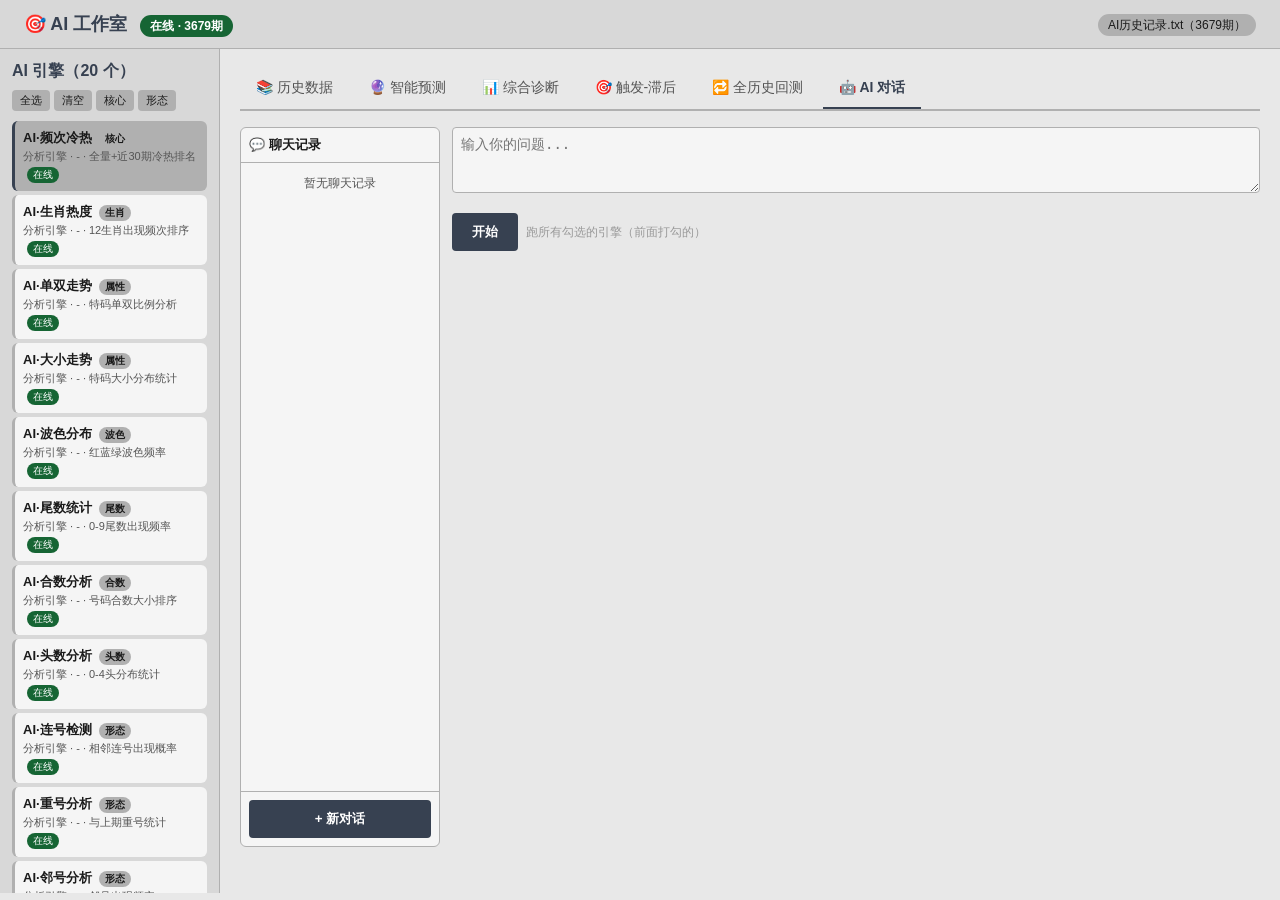
<file: new_index.html>
<!DOCTYPE html>
<html lang="zh-CN">
<head>
<meta charset="UTF-8">
<meta name="viewport" content="width=device-width, initial-scale=1.0">
<title>AI 工作室 · 在线版</title>
<style>
* { box-sizing: border-box; margin: 0; padding: 0; }
:root {
  --bg: #e8e8e8; --sidebar: #d8d8d8; --border: #b0b0b0;
  --text: #1a1a1a; --text-dim: #555; --accent: #6b7280;
  --accent-light: #374151; --card: #f5f5f5;
}
body { font-family: -apple-system, "PingFang SC", "Microsoft YaHei", sans-serif; background: var(--bg); color: var(--text); height: 100vh; overflow: hidden; }
header { display: flex; justify-content: space-between; align-items: center; padding: 12px 24px; background: var(--sidebar); border-bottom: 1px solid var(--border); }
.logo { font-size: 18px; font-weight: 600; color: var(--accent-light); }
.badge { background: var(--border); padding: 4px 10px; border-radius: 12px; font-size: 12px; margin-left: 8px; }
.badge.ok { background: #166534; color:#fff; }
.badge.err { background: #991b1b; color:#fff; }
main { display: flex; height: calc(100vh - 56px); }
aside { width: 220px; background: var(--sidebar); padding: 12px; border-right: 1px solid var(--border); overflow-y: auto; }
.aside-title { font-weight: 600; margin-bottom: 8px; color: var(--accent-light); }
.engine-actions { display: flex; gap: 4px; flex-wrap: wrap; margin-bottom: 10px; }
.mini { background: var(--border); color: var(--text); border: none; padding: 3px 8px; border-radius: 4px; cursor: pointer; font-size: 11px; }
.mini:hover { background: var(--accent); }
.engine-list { list-style: none; }
.engine-list li { padding: 8px; margin-bottom: 4px; background: var(--card); border-radius: 6px; border-left: 3px solid var(--border); cursor: pointer; }
.engine-list li.checked { border-left-color: var(--accent-light); background: var(--border); }
.engine-list .name { font-size: 13px; font-weight: 600; }
.engine-list .meta { font-size: 11px; color: var(--text-dim); margin-top: 2px; }
.engine-list .tag { display: inline-block; background: var(--border); padding: 1px 6px; border-radius: 8px; font-size: 10px; margin-left: 4px; }
.engine-list .tag.ready { background: #166534; color:#fff; }
.engine-list .tag.miss { background: #7f1d1d; color:#fff; }
.content { flex: 1; padding: 20px; overflow-y: auto; }
.tabs { display: flex; gap: 4px; margin-bottom: 16px; border-bottom: 2px solid var(--border); flex-wrap: wrap; }
.tab { background: transparent; color: var(--text-dim); border: none; padding: 10px 16px; cursor: pointer; font-size: 14px; border-bottom: 2px solid transparent; }
.tab.active { color: var(--accent-light); border-bottom-color: var(--accent-light); font-weight: 600; }
.tab-pane { display: none; }
.tab-pane.active { display: block; }
.row { display: flex; gap: 8px; align-items: center; margin-bottom: 12px; flex-wrap: wrap; }
.row label { font-size: 13px; color: #555; }
.row input, .row textarea, .row select { background: var(--card); color: var(--text); border: 1px solid var(--border); padding: 8px; border-radius: 4px; font-size: 14px; }
button.primary { background: var(--accent-light); color: #fff; border: none; padding: 10px 20px; border-radius: 4px; cursor: pointer; font-weight: 600; }
button.primary:hover { background: var(--accent); }
.hint { font-size: 12px; color: #999; }
.report { background: var(--sidebar); padding: 16px; border-radius: 6px; font-family: "SF Mono", Consolas, monospace; font-size: 13px; white-space: pre-wrap; line-height: 1.8; }
.chat-out { margin-top: 16px; display: flex; flex-direction: column; gap: 12px; }
.chat-card { background: var(--sidebar); border-radius: 6px; padding: 12px; border-left: 3px solid var(--accent-light); }
.chat-card .engine-name { font-weight: 600; color: var(--accent-light); margin-bottom: 6px; font-size: 13px; }
.chat-card .content { font-size: 13px; white-space: pre-wrap; line-height: 1.7; }
.chat-layout { display: flex; gap: 12px; height: calc(100vh - 180px); }
.chat-history-panel { width: 200px; background: var(--card); border: 1px solid var(--border); border-radius: 6px; display: flex; flex-direction: column; }
.chat-main { flex: 1; display: flex; flex-direction: column; gap: 8px; }
</style>
</head>
<body>

<header>
  <div class="logo">🎯 AI 工作室 <span class="badge ok" id="status-bar">在线 · 加载中</span></div>
  <div>
    <span class="badge" id="dataset-badge">AI历史记录.txt（3679期）</span>
  </div>
</header>

<main>
  <aside>
    <div class="aside-title">AI 引擎（20 个）</div>
    <div class="engine-actions">
      <button class="mini" onclick="checkAll()">全选</button>
      <button class="mini" onclick="checkNone()">清空</button>
      <button class="mini" onclick="checkCore()">核心</button>
      <button class="mini" onclick="checkForm()">形态</button>
    </div>
    <ul class="engine-list" id="engine-list"></ul>
  </aside>

  <section class="content">
    <nav class="tabs">
      <button class="tab" data-tab="data">📚 历史数据</button>
      <button class="tab" data-tab="report">🔮 智能预测</button>
      <button class="tab" data-tab="diag">📊 综合诊断</button>
      <button class="tab" data-tab="trigger">🎯 触发-滞后</button>
      <button class="tab" data-tab="backtest">🔁 全历史回测</button>
      <button class="tab active" data-tab="chat">🤖 AI 对话</button>
    </nav>

    <div class="tab-pane" id="pane-data">
      <div class="row"><span class="hint">数据已内置，共 3679 期（2000龙年~2026马年）。可在下方粘贴新数据追加。</span></div>
      <textarea id="data-input" rows="6" style="width:100%;background:var(--card);border:1px dashed var(--border);padding:8px;border-radius:4px;font-size:12px" placeholder="可粘贴新的历史记录数据..."></textarea>
      <div class="row"><button class="primary" onclick="importData()">导入</button></div>
      <div id="data-info" class="hint"></div>
    </div>

    <div class="tab-pane" id="pane-report">
      <div class="row"><button class="primary" onclick="genReport()">生成智能预测报告</button></div>
      <div id="report-out" class="report"></div>
    </div>

    <div class="tab-pane" id="pane-diag">
      <div class="row">
        <label>近 N 期：</label>
        <input type="number" id="diag-n" value="30" style="width:70px">
        <button class="primary" onclick="genDiag()">跑诊断</button>
      </div>
      <div id="diag-out" class="report"></div>
    </div>

    <div class="tab-pane" id="pane-trigger">
      <div class="row">
        <label>触发号码：</label>
        <input type="text" id="triggers" value="40,41,42,43,44,45,46,47,48" style="flex:1">
        <button class="primary" onclick="genTrigger()">跑触发-滞后</button>
      </div>
      <div id="trigger-out" class="report"></div>
    </div>

    <div class="tab-pane" id="pane-backtest">
      <div class="row">
        <label>触发号码：</label>
        <input type="text" id="bt-triggers" value="40,48" style="flex:1">
      </div>
      <div class="row">
        <label>候选池：</label>
        <input type="text" id="bt-pool" value="1,2,3,4,5,6,7,8,9,10,11,12" style="flex:1">
        <button class="primary" onclick="genBacktest()">跑全历史回测</button>
      </div>
      <div id="backtest-out" class="report"></div>
    </div>

    <div class="tab-pane active" id="pane-chat">
      <div class="chat-layout">
        <div class="chat-history-panel">
          <div style="padding:8px;border-bottom:1px solid var(--border);font-weight:600;font-size:13px;">💬 聊天记录</div>
          <div style="flex:1;overflow-y:auto;padding:4px;"><div style="font-size:12px;color:var(--text-dim);padding:8px;text-align:center;">暂无聊天记录</div></div>
          <div style="padding:8px;border-top:1px solid var(--border);"><button class="primary" style="width:100%" onclick="newChat()">+ 新对话</button></div>
        </div>
        <div class="chat-main">
          <div class="row"><textarea id="question" rows="3" style="flex:1" placeholder="输入你的问题..."></textarea></div>
          <div class="row"><button class="primary" onclick="askAll()">开始</button><span class="hint">跑所有勾选的引擎（前面打勾的）</span></div>
          <div id="chat-out" class="chat-out" style="flex:1;overflow-y:auto;"></div>
        </div>
      </div>
    </div>
  </section>
</main>

<script>
// ===== 号码属性 =====
const RED = new Set([1,2,7,8,12,13,18,19,23,24,29,30,34,35,40,45,46]);
const BLUE = new Set([3,4,9,10,14,15,20,25,26,31,36,37,41,42,47,48]);
const GREEN = new Set([5,6,11,16,17,21,22,27,28,32,33,38,39,43,44,49]);
const ZODIAC_ORDER = ["马","蛇","龙","兔","虎","牛","鼠","猪","狗","鸡","猴","羊"];

function ballColor(n) { if(RED.has(n))return"红"; if(BLUE.has(n))return"蓝"; return"绿"; }
function makeZodiacMap(yz) {
  const zs=["鼠","牛","虎","兔","龙","蛇","马","羊","猴","鸡","狗","猪"];
  const yi=zs.indexOf(yz); const out={};
  for(let i=0;i<12;i++){const z=zs[(yi-i+12)%12]; for(const b of[1,13,25,37,49]){const n=b+i; if(n>=1&&n<=49)out[n]=z;}}
  return out;
}
const ZOY={}; for(const z of["鼠","牛","虎","兔","龙","蛇","马","羊","猴","鸡","狗","猪"]) ZOY[z]=makeZodiacMap(z);
const ZODIAC_INPUT={"马":[1,13,25,37,49],"蛇":[2,14,26,38],"龙":[3,15,27,39],"兔":[4,16,28,40],"虎":[5,17,29,41],"牛":[6,18,30,42],"鼠":[7,19,31,43],"猪":[8,20,32,44],"狗":[9,21,33,45],"鸡":[10,22,34,46],"猴":[11,23,35,47],"羊":[12,24,36,48]};

// ===== 引擎列表（20个规则AI）=====
const ENGINES = [
  {id:"e01",name:"AI·频次冷热",vendor:"分析引擎",size:"-",desc:"全量+近30期冷热排名",tag:"核心",kind:"rule"},
  {id:"e02",name:"AI·生肖热度",vendor:"分析引擎",size:"-",desc:"12生肖出现频次排序",tag:"生肖",kind:"rule"},
  {id:"e03",name:"AI·单双走势",vendor:"分析引擎",size:"-",desc:"特码单双比例分析",tag:"属性",kind:"rule"},
  {id:"e04",name:"AI·大小走势",vendor:"分析引擎",size:"-",desc:"特码大小分布统计",tag:"属性",kind:"rule"},
  {id:"e05",name:"AI·波色分布",vendor:"分析引擎",size:"-",desc:"红蓝绿波色频率",tag:"波色",kind:"rule"},
  {id:"e06",name:"AI·尾数统计",vendor:"分析引擎",size:"-",desc:"0-9尾数出现频率",tag:"尾数",kind:"rule"},
  {id:"e07",name:"AI·合数分析",vendor:"分析引擎",size:"-",desc:"号码合数大小排序",tag:"合数",kind:"rule"},
  {id:"e08",name:"AI·头数分析",vendor:"分析引擎",size:"-",desc:"0-4头分布统计",tag:"头数",kind:"rule"},
  {id:"e09",name:"AI·连号检测",vendor:"分析引擎",size:"-",desc:"相邻连号出现概率",tag:"形态",kind:"rule"},
  {id:"e10",name:"AI·重号分析",vendor:"分析引擎",size:"-",desc:"与上期重号统计",tag:"形态",kind:"rule"},
  {id:"e11",name:"AI·邻号分析",vendor:"分析引擎",size:"-",desc:"邻号出现频率",tag:"形态",kind:"rule"},
  {id:"e12",name:"AI·区间分布",vendor:"分析引擎",size:"-",desc:"01-12/13-24/25-36/37-49",tag:"区间",kind:"rule"},
  {id:"e13",name:"AI·奇偶比",vendor:"分析引擎",size:"-",desc:"全号奇偶比例",tag:"属性",kind:"rule"},
  {id:"e14",name:"AI·隔期重号",vendor:"分析引擎",size:"-",desc:"隔一期重号规律",tag:"形态",kind:"rule"},
  {id:"e15",name:"AI·生肖合局",vendor:"分析引擎",size:"-",desc:"同生肖聚集度",tag:"生肖",kind:"rule"},
  {id:"e16",name:"AI·波色走势",vendor:"分析引擎",size:"-",desc:"近30期波色连续走势",tag:"波色",kind:"rule"},
  {id:"e17",name:"AI·尾数冷热",vendor:"分析引擎",size:"-",desc:"尾数冷热对比",tag:"尾数",kind:"rule"},
  {id:"e18",name:"AI·斜连号",vendor:"分析引擎",size:"-",desc:"斜向连号规律",tag:"形态",kind:"rule"},
  {id:"e19",name:"AI·综合评分",vendor:"分析引擎",size:"-",desc:"多维度加权打分",tag:"综合",kind:"rule"},
  {id:"e20",name:"AI·触发-滞后",vendor:"分析引擎",size:"-",desc:"触发期下一期分布+回测",tag:"核心",kind:"rule"},
];
let checkedEngines = new Set(["e01","e19","e20"]);

// ===== 数据 =====
let draws = [];
let yearBoundaries = [];

const DEFAULT_CSV = "issue,date,n1,n2,n3,n4,n5,n6,special\n001,,24,39,21,27,35,6,44\n002,,31,36,25,21,23,8,11\n003,,25,19,5,44,1,18,14\n004,,47,25,39,10,27,28,13\n005,,37,32,38,8,30,36,10\n006,,45,25,27,36,13,40,12\n007,,31,5,39,10,12,3,40\n008,,33,38,28,46,17,10,41\n009,,44,25,14,29,38,4,23\n010,,13,7,42,23,1,17,37\n011,,21,23,28,2,32,20,4\n012,,29,44,47,32,2,42,40\n013,,14,36,45,17,4,21,10\n014,,13,1,8,33,47,18,35\n015,,27,47,10,26,18,39,23\n016,,33,43,22,5,47,25,10\n017,,40,1,15,3,23,11,22\n018,,11,12,35,13,44,14,19\n019,,39,15,18,38,2,34,13\n020,,29,30,34,39,17,16,20\n021,,42,10,32,28,34,45,23\n022,,39,21,44,40,20,45,9\n023,,19,25,31,44,27,10,40\n024,,3,6,11,27,28,14,19\n025,,15,12,24,35,18,29,14\n026,,46,5,29,31,42,28,38\n027,,20,5,28,23,38,45,17\n028,,20,9,41,12,46,2,25\n029,,18,43,2,33,44,13,1\n030,,3,41,16,34,21,7,32\n031,,18,44,28,13,36,25,3\n032,,38,4,30,25,35,20,15\n033,,3,23,8,41,13,33,47\n034,,40,38,35,26,41,8,4\n035,,19,20,45,41,34,29,37\n036,,46,11,25,35,1,39,2\n037,,46,9,18,8,4,5,37\n038,,26,12,1,22,32,21,31\n039,,7,27,6,3,44,19,43\n040,,41,45,14,46,15,19,44\n041,,46,38,30,33,24,41,8\n042,,9,40,6,25,11,5,43\n043,,15,23,32,8,9,38,36\n044,,40,41,39,19,31,30,42\n045,,41,28,31,20,17,18,21\n046,,8,36,15,1,29,19,33\n047,,9,33,28,7,34,32,46\n048,,36,6,5,33,45,24,1\n049,,24,41,4,39,27,13,34\n050,,6,24,47,28,19,32,27\n051,,36,22,35,44,29,31,3\n052,,21,46,7,17,26,24,11\n053,,38,3,29,13,4,21,34\n054,,13,25,42,11,8,19,29\n055,,14,12,32,10,46,28,31\n056,,7,10,33,36,12,15,38\n057,,12,29,25,46,13,32,18\n058,,33,24,13,25,31,5,2\n059,,22,6,36,39,31,8,30\n060,,26,33,6,32,23,18,11\n061,,20,16,9,17,8,6,36\n062,,8,5,23,42,19,6,36\n063,,34,14,41,33,39,30,9\n064,,46,27,45,33,28,36,4\n065,,35,43,40,21,30,36,22\n066,,14,5,25,41,39,20,16\n067,,38,40,19,15,18,4,36\n068,,18,17,11,25,7,1,44\n069,,44,19,29,9,4,23,36\n070,,34,15,40,30,37,1,33\n071,,21,39,26,12,19,30,28\n072,,22,15,30,18,17,47,8\n073,,7,12,17,30,27,33,32\n074,,31,16,3,25,4,33,36\n075,,4,23,24,6,18,46,7\n076,,19,44,32,23,22,45,3\n077,,13,46,45,28,17,4,31\n078,,6,8,25,4,12,10,16\n079,,24,27,12,16,41,46,4\n080,,43,32,22,24,23,25,39\n081,,45,6,30,29,7,28,26\n082,,15,43,27,17,23,31,6\n083,,24,28,21,26,16,20,9\n084,,38,35,39,6,12,15,47\n085,,32,15,34,9,24,29,6\n086,,24,13,44,15,38,1,28\n087,,17,46,15,30,3,33,1\n088,,3,40,41,9,2,33,26\n089,,42,15,39,37,13,43,22\n090,,17,30,26,19,44,10,14\n091,,32,38,35,22,47,30,11\n092,,44,41,18,12,9,2,24\n093,,34,3,9,8,17,36,38\n094,,4,25,10,2,16,43,38\n095,,22,47,26,30,16,9,10\n096,,26,14,1,40,27,42,17\n097,,33,21,6,5,25,16,19\n098,,9,6,10,23,36,35,5\n099,,39,29,3,11,22,34,46\n100,,44,14,9,10,40,34,45\n101,,11,24,31,5,10,33,36\n102,,11,3,44,39,14,26,2\n103,,4,41,30,22,24,33,5\n104,,7,14,33,29,9,6,47\n105,,4,23,1,19,18,9,45\n106,,8,47,9,2,1,20,25\n107,,11,23,24,41,5,39,3\n108,,16,44,21,8,24,32,30\n109,,35,10,36,24,33,19,39\n110,,22,11,4,1,39,30,35\n111,,26,27,14,12,35,4,25\n112,,37,43,34,5,39,42,4\n001,,3,14,21,45,46,9,34\n002,,46,22,36,30,38,24,33\n003,,33,29,34,32,19,5,43\n004,,26,19,22,35,40,5,2\n005,,42,41,45,4,24,39,6\n006,,14,38,21,40,22,45,17\n007,,24,16,21,18,15,31,22\n008,,21,9,16,49,5,44,15\n009,,10,46,31,2,35,30,3\n010,,18,26,24,30,35,21,48\n011,,10,45,44,22,40,16,49\n012,,20,31,16,2,38,1,7\n013,,6,36,15,31,47,41,10\n014,,28,13,31,30,3,45,22\n015,,44,4,13,25,5,14,16\n016,,18,34,28,2,44,14,21\n017,,35,17,39,37,14,46,2\n018,,27,6,21,16,15,28,43\n019,,23,1,46,38,32,43,5\n020,,47,24,17,21,16,43,30\n021,,23,3,25,8,14,9,35\n022,,16,11,14,38,41,19,6\n023,,24,26,6,43,30,12,20\n024,,41,43,36,26,37,24,31\n025,,42,34,49,1,2,33,39\n026,,20,4,22,41,8,7,21\n027,,12,9,14,7,16,13,23\n028,,35,20,7,10,14,13,49\n029,,5,6,38,23,29,17,24\n030,,42,32,48,49,12,40,27\n031,,23,18,31,47,20,15,12\n032,,13,2,38,41,15,19,30\n033,,33,36,29,9,49,7,41\n034,,9,45,8,38,19,10,6\n035,,5,26,8,22,40,41,46\n036,,45,31,30,15,22,35,6\n037,,31,29,37,28,5,14,11\n038,,9,36,2,35,34,26,4\n039,,44,8,37,47,14,31,38\n040,,27,19,1,7,22,49,20\n041,,5,43,30,44,12,45,21\n042,,16,36,33,6,28,1,8\n043,,22,2,6,34,49,16,45\n044,,28,13,21,7,24,30,10\n045,,41,3,15,29,2,43,7\n046,,22,13,11,45,3,44,4\n047,,48,31,42,34,25,1,20\n048,,43,32,38,17,4,15,30\n049,,7,5,26,24,30,1,8\n050,,48,14,21,4,38,11,31\n051,,7,37,11,27,2,42,28\n052,,44,10,47,16,39,24,28\n053,,7,24,29,37,48,9,17\n054,,34,2,6,15,16,26,14\n055,,13,27,39,9,43,7,42\n056,,49,40,25,28,37,34,33\n057,,38,21,35,9,48,13,20\n058,,22,28,49,6,23,19,20\n059,,47,32,6,16,1,30,12\n060,,19,2,49,7,31,15,46\n061,,23,4,5,8,2,3,27\n062,,11,34,12,28,25,27,46\n063,,29,11,44,22,8,19,14\n064,,9,42,4,21,36,1,3\n065,,31,39,10,13,29,15,47\n066,,19,36,25,10,17,39,31\n067,,44,13,26,34,35,14,12\n068,,17,22,4,32,14,12,41\n069,,36,21,30,37,34,20,29\n070,,11,39,41,38,19,12,6\n071,,26,4,28,31,32,33,8\n072,,42,5,18,48,2,21,46\n073,,30,5,10,44,43,17,40\n074,,45,16,14,15,2,33,19\n075,,12,46,1,23,29,45,48\n076,,28,39,48,10,45,49,15\n077,,29,31,36,8,32,5,12\n078,,21,7,27,36,2,23,40\n079,,31,37,7,22,33,24,39\n080,,31,38,12,37,26,44,16\n081,,8,33,32,49,39,7,23\n082,,35,11,32,1,20,6,22\n083,,45,14,26,32,25,15,2\n084,,10,38,4,41,2,17,47\n085,,43,47,45,18,15,32,12\n086,,2,23,31,38,45,43,40\n087,,24,47,20,2,3,11,48\n088,,31,6,12,19,47,48,41\n089,,48,29,20,19,32,26,38\n090,,21,47,24,11,8,19,23\n091,,6,27,2,45,43,9,35\n092,,46,38,23,3,14,16,2\n093,,19,37,15,13,24,7,2\n094,,47,9,15,6,11,13,38\n095,,48,14,28,34,23,9,36\n096,,5,17,48,34,1,26,42\n097,,41,3,45,14,42,37,4\n098,,5,44,24,4,33,49,41\n099,,3,40,43,30,22,32,5\n100,,41,15,13,40,49,42,21\n101,,11,15,45,25,3,30,33\n102,,37,13,46,40,31,10,15\n103,,28,11,21,24,15,1,8\n104,,36,25,33,9,13,27,35\n105,,16,23,38,29,2,25,18\n106,,24,42,39,19,18,38,41\n107,,38,22,2,6,34,11,7\n108,,28,48,10,47,36,39,44\n109,,42,44,2,30,14,41,22\n110,,26,44,38,1,17,22,8\n111,,36,49,3,38,26,21,9\n112,,29,46,44,21,24,1,19\n113,,21,13,43,19,4,35,27\n114,,4,7,13,15,43,9,1\n115,,48,42,35,34,7,21,41\n116,,29,36,7,41,43,24,35\n117,,47,19,49,43,6,5,39\n118,,42,33,12,20,26,21,9\n119,,32,11,44,12,16,43,41\n120,,22,11,3,17,44,9,23\n121,,35,11,40,20,8,30,27\n122,,49,33,30,21,25,36,3\n123,,29,22,34,21,20,35,7\n001,,14,21,11,18,3,13,22\n002,,21,36,12,43,17,35,14\n003,,40,10,32,28,42,21,45\n004,,35,4,27,11,13,29,42\n005,,14,31,16,43,42,36,39\n006,,26,9,34,31,6,44,37\n007,,45,16,1,13,28,38,17\n008,,21,29,12,33,9,31,47\n009,,27,39,30,2,44,23,26\n010,,45,18,9,1,38,21,35\n011,,44,37,45,27,12,15,33\n012,,47,32,1,6,17,8,40\n013,,8,19,1,30,37,7,16\n014,,15,32,11,31,43,33,1\n015,,18,41,22,37,29,31,13\n016,,10,38,24,8,27,17,12\n017,,15,3,7,28,19,29,1\n018,,39,36,30,41,24,37,14\n019,,16,33,23,8,1,40,11\n020,,21,39,8,15,45,18,28\n021,,13,33,46,19,26,38,9\n022,,34,40,2,32,39,45,20\n023,,29,14,30,7,10,21,43\n024,,21,26,46,41,7,36,13\n025,,37,3,24,31,6,13,27\n026,,37,1,10,19,27,11,31\n027,,32,24,11,17,38,18,5\n028,,45,8,2,6,44,32,4\n029,,39,12,1,10,24,19,3\n030,,3,45,34,21,7,16,39\n031,,31,11,22,41,34,16,35\n032,,2,22,42,29,4,13,23\n033,,15,34,42,7,26,29,22\n034,,20,36,40,26,31,10,47\n035,,3,6,37,4,5,46,9\n036,,44,2,5,17,9,15,39\n037,,30,2,16,40,13,39,15\n038,,38,36,3,20,30,10,40\n039,,41,14,35,44,7,45,27\n040,,31,36,12,41,9,43,28\n041,,27,14,12,25,22,40,24\n042,,44,2,33,35,34,15,21\n043,,8,15,41,4,24,45,28\n044,,12,3,42,32,8,13,11\n045,,43,36,29,25,7,31,34\n046,,31,13,30,1,9,47,2\n047,,32,43,36,42,41,33,17\n048,,29,3,17,34,6,1,32\n049,,11,12,34,35,19,39,8\n050,,29,6,12,39,32,44,24\n051,,35,22,41,5,13,10,34\n052,,33,36,26,4,38,31,28\n053,,5,32,34,39,49,38,8\n054,,21,10,33,40,20,44,34\n055,,10,26,48,35,20,28,13\n056,,46,14,23,19,36,44,7\n057,,9,25,38,24,27,36,41\n058,,29,32,14,13,7,20,28\n059,,29,24,28,22,38,11,20\n060,,33,1,44,29,11,36,37\n061,,9,44,43,25,12,31,5\n062,,5,1,39,46,6,31,44\n063,,44,32,25,23,43,1,30\n064,,26,6,27,45,22,25,36\n065,,11,3,7,28,36,22,18\n066,,28,19,9,15,11,10,37\n067,,39,5,32,10,24,49,1\n068,,28,35,27,15,26,5,2\n069,,46,28,29,31,44,5,45\n070,,49,26,14,7,41,32,12\n071,,25,23,40,38,4,24,37\n072,,47,10,17,43,45,36,33\n073,,26,36,2,41,6,16,8\n074,,8,25,1,3,43,46,21\n075,,19,12,23,2,49,7,4\n076,,24,28,22,39,36,33,41\n077,,35,3,32,7,31,47,15\n078,,4,25,31,23,44,3,35\n079,,10,46,42,43,37,40,30\n080,,47,40,22,34,41,15,10\n081,,46,16,37,22,14,8,36\n082,,23,33,11,32,48,43,2\n083,,13,5,27,19,29,35,40\n084,,15,44,34,19,25,38,5\n085,,47,10,48,41,1,34,19\n086,,15,17,12,34,42,10,29\n087,,24,49,15,41,47,7,25\n088,,46,11,6,10,35,32,22\n089,,32,30,20,42,9,5,2\n090,,5,9,48,18,47,25,17\n091,,1,36,33,12,37,14,13\n092,,44,37,5,7,16,42,38\n093,,13,32,18,46,30,1,19\n094,,22,29,12,19,8,41,1\n095,,14,8,44,25,43,10,41\n096,,22,8,2,28,27,3,45\n097,,31,3,48,1,12,23,34\n098,,6,32,46,42,29,7,1\n099,,26,5,9,33,8,38,28\n100,,25,49,14,2,45,6,42\n101,,47,15,22,42,3,23,18\n102,,29,18,41,4,25,16,21\n103,,46,40,42,21,47,19,33\n104,,26,37,17,43,31,19,38\n105,,14,24,28,9,11,17,46\n106,,27,37,44,21,11,31,1\n107,,37,38,49,46,36,5,17\n108,,7,23,16,15,35,31,8\n109,,6,41,42,40,18,39,9\n110,,24,18,13,26,33,23,15\n111,,19,1,11,39,40,18,42\n112,,34,10,22,40,43,14,4\n113,,28,40,19,18,44,10,24\n001,,23,27,26,5,16,6,46\n002,,10,43,12,38,9,26,15\n003,,8,23,22,49,21,17,24\n004,,32,28,33,11,13,7,20\n005,,2,40,39,42,34,36,29\n006,,44,49,16,20,21,43,6\n007,,36,6,38,27,14,23,49\n008,,30,10,25,46,5,41,48\n009,,7,28,8,4,5,6,23\n010,,28,43,12,7,20,27,46\n011,,18,31,26,11,46,4,16\n012,,22,11,28,38,40,23,29\n013,,12,8,24,39,4,40,18\n014,,20,49,19,10,16,40,24\n015,,41,48,13,24,16,1,35\n016,,42,19,13,45,28,23,15\n017,,25,4,21,12,9,34,36\n018,,38,9,44,42,32,33,43\n019,,48,15,40,20,35,45,30\n020,,10,35,39,31,22,20,17\n021,,49,21,3,20,43,2,32\n022,,22,23,35,8,24,10,33\n023,,13,14,39,23,21,42,36\n024,,30,28,23,34,13,42,20\n025,,48,22,21,9,26,37,35\n026,,48,12,43,30,40,17,18\n027,,32,29,21,43,38,41,7\n028,,13,6,47,11,40,24,42\n029,,7,11,33,23,13,31,28\n030,,37,39,15,28,27,9,33\n031,,38,12,45,26,18,34,43\n032,,31,36,26,7,27,14,43\n033,,20,11,14,47,17,42,27\n034,,37,47,49,30,19,41,3\n035,,10,19,35,8,31,3,36\n036,,19,7,30,44,37,34,48\n037,,11,29,32,20,33,23,35\n038,,35,34,9,29,17,20,18\n039,,29,8,36,38,32,31,12\n040,,39,28,6,43,45,40,42\n041,,23,14,43,28,8,17,26\n042,,49,31,27,28,29,1,6\n043,,31,16,47,13,39,19,29\n044,,21,37,47,12,2,49,11\n045,,9,44,30,48,27,33,37\n046,,10,19,44,26,30,32,29\n047,,27,38,31,14,44,3,26\n048,,22,3,11,18,24,37,49\n049,,4,10,24,47,3,26,12\n050,,21,2,37,44,10,22,47\n051,,37,9,40,29,7,26,11\n052,,18,16,32,47,44,14,2\n053,,47,20,39,6,12,5,38\n054,,12,46,1,16,13,36,49\n055,,23,15,1,33,6,21,30\n056,,42,24,28,29,30,49,47\n057,,17,31,28,37,43,14,39\n058,,4,7,5,1,9,27,21\n059,,12,24,30,39,16,21,7\n060,,7,31,10,5,23,34,38\n061,,6,29,9,14,17,2,22\n062,,24,18,46,26,29,30,39\n063,,25,34,14,12,30,35,23\n064,,2,34,11,6,20,5,32\n065,,24,47,18,17,15,5,7\n066,,16,33,36,31,38,29,4\n067,,2,45,41,42,22,39,26\n068,,2,31,17,12,40,37,1\n069,,28,42,17,26,16,40,44\n070,,33,18,9,38,26,6,29\n071,,11,18,27,2,20,17,10\n072,,6,39,3,8,2,25,38\n073,,30,47,13,36,20,16,24\n074,,18,36,9,10,21,45,6\n075,,33,14,31,8,36,42,34\n076,,25,7,37,39,10,21,9\n077,,36,28,27,41,5,6,47\n078,,22,25,17,15,28,16,12\n079,,4,26,17,38,1,44,11\n080,,28,21,7,41,31,12,3\n081,,41,5,1,28,21,35,38\n082,,4,48,13,43,2,49,24\n083,,18,28,5,14,4,31,24\n084,,2,43,31,9,13,3,10\n085,,13,49,2,22,39,20,41\n086,,41,42,2,9,40,7,28\n087,,27,38,28,10,18,24,21\n088,,7,39,10,15,4,19,22\n089,,41,31,8,47,33,23,38\n090,,28,33,47,38,17,42,34\n091,,23,40,31,19,44,47,3\n092,,37,9,16,30,31,32,24\n093,,6,27,36,43,49,38,40\n094,,14,39,42,20,26,40,12\n095,,44,41,24,35,25,47,38\n096,,30,15,43,21,10,7,8\n097,,47,21,42,25,49,7,1\n098,,39,17,10,45,19,11,15\n099,,8,12,4,23,15,33,36\n100,,9,41,18,22,6,31,24\n101,,5,49,28,14,27,6,42\n102,,37,1,4,28,19,49,29\n103,,44,48,37,29,28,25,43\n104,,11,22,34,48,14,24,43\n105,,31,34,18,25,37,35,5\n106,,11,48,39,30,41,13,45\n107,,15,45,7,10,49,38,22\n108,,4,2,46,14,3,44,5\n109,,41,18,48,12,8,23,19\n110,,2,39,25,8,19,3,49\n111,,48,35,15,20,31,10,14\n112,,14,35,1,22,31,19,34\n113,,22,13,33,42,29,6,11\n114,,36,48,13,37,33,11,46\n115,,42,33,44,24,24,31,27\n116,,48,5,17,34,42,19,44\n117,,1,39,47,38,36,22,27\n001,,49,31,39,33,36,3,1\n002,,17,43,22,7,29,14,36\n003,,26,14,39,43,40,33,23\n004,,30,49,34,39,43,48,6\n005,,13,9,31,40,8,48,43\n006,,5,49,3,19,26,32,1\n007,,5,32,28,31,9,6,19\n008,,40,41,13,18,10,29,4\n009,,22,21,31,24,27,42,11\n010,,46,30,41,1,32,29,8\n011,,48,4,45,46,10,43,13\n012,,48,12,43,35,22,29,38\n013,,37,39,44,22,32,20,11\n014,,32,21,31,9,22,17,4\n015,,49,15,28,13,4,45,7\n016,,7,38,15,41,28,20,37\n017,,6,3,26,14,40,9,19\n018,,7,41,25,24,22,40,1\n019,,16,8,4,2,18,3,6\n020,,1,14,39,48,45,9,3\n021,,46,8,49,33,20,36,18\n022,,42,19,34,20,1,43,15\n023,,9,31,35,10,41,26,42\n024,,10,31,21,30,42,26,48\n025,,35,43,14,36,33,23,37\n026,,37,18,10,39,7,23,17\n027,,3,4,36,25,47,2,8\n028,,6,44,21,49,28,36,32\n029,,5,39,17,20,4,28,3\n030,,13,22,21,10,7,23,35\n031,,9,37,45,11,21,27,30\n032,,31,22,26,13,12,11,10\n033,,13,31,7,25,3,33,45\n034,,13,32,48,7,37,1,26\n035,,49,17,47,12,42,9,34\n036,,49,24,1,30,47,23,42\n037,,34,23,31,45,47,43,48\n038,,6,19,22,25,12,9,17\n039,,39,44,46,8,32,36,33\n040,,39,24,48,44,30,43,23\n041,,7,11,29,15,46,49,21\n042,,26,34,19,31,30,4,37\n043,,47,29,21,37,16,46,35\n044,,36,28,33,8,38,47,2\n045,,24,13,37,11,22,7,36\n046,,9,21,48,37,40,13,12\n047,,15,8,7,27,49,34,22\n048,,10,23,49,43,30,21,3\n049,,31,40,45,47,4,18,29\n050,,40,23,37,45,14,27,39\n051,,24,2,19,16,49,48,12\n052,,46,3,40,10,27,20,9\n053,,43,9,39,32,38,27,31\n054,,41,13,47,40,37,33,48\n055,,29,8,6,12,40,32,45\n056,,29,37,49,7,18,28,12\n057,,48,42,11,16,43,26,32\n058,,7,3,20,13,48,36,47\n059,,5,28,18,32,21,9,7\n060,,28,38,34,41,46,48,36\n061,,13,40,3,5,11,6,45\n062,,33,44,29,7,21,23,9\n063,,3,9,14,25,7,44,45\n064,,33,37,11,25,32,42,31\n065,,18,35,16,48,49,2,43\n066,,42,9,37,22,48,40,26\n067,,28,36,13,6,8,3,38\n068,,36,6,7,1,42,12,34\n069,,13,21,18,35,1,3,15\n070,,6,37,38,30,43,31,24\n071,,7,48,32,9,49,18,10\n072,,32,6,21,8,12,43,25\n073,,24,7,8,1,42,6,22\n074,,36,10,22,37,18,34,15\n075,,35,43,1,2,34,20,37\n076,,26,16,35,36,1,31,38\n077,,14,40,43,13,48,32,12\n078,,49,14,37,29,27,7,9\n079,,39,8,27,45,13,40,49\n080,,16,39,27,8,48,40,14\n081,,17,27,47,45,44,16,49\n082,,21,48,34,19,49,22,42\n083,,30,1,22,16,34,5,39\n084,,30,27,39,40,42,29,47\n085,,19,24,36,44,12,27,29\n086,,36,28,37,26,14,23,40\n087,,14,10,36,17,45,30,47\n088,,36,9,19,2,37,30,41\n089,,42,48,1,33,44,30,49\n090,,27,16,23,18,17,5,10\n091,,11,1,45,5,32,22,28\n092,,28,37,21,18,15,17,40\n093,,3,16,4,45,32,19,14\n094,,23,38,47,27,20,40,33\n095,,7,21,30,36,10,3,14\n096,,11,18,42,12,20,27,16\n097,,30,38,41,24,7,20,19\n098,,42,1,33,30,35,3,12\n099,,17,42,30,11,46,14,29\n100,,17,15,40,41,7,28,10\n101,,49,39,36,28,22,31,32\n102,,20,14,23,12,28,13,22\n103,,13,15,43,3,39,44,31\n104,,12,22,14,46,48,4,23\n105,,43,18,19,45,48,33,11\n106,,39,16,32,26,4,24,6\n107,,20,37,6,35,4,39,41\n108,,27,29,17,34,7,30,36\n109,,43,44,7,12,33,20,38\n110,,21,41,5,17,31,27,6\n111,,30,27,48,31,12,34,17\n112,,26,25,33,15,11,24,42\n113,,30,44,45,43,6,24,11\n114,,26,1,49,27,12,36,21\n115,,37,21,23,30,33,14,10\n116,,25,7,19,45,42,18,41\n117,,13,42,38,17,2,33,5\n118,,21,31,30,12,2,5,6\n119,,33,7,13,12,16,9,37\n120,,9,49,7,39,38,22,48\n121,,41,23,15,7,30,34,10\n122,,26,28,3,11,13,38,31\n123,,43,6,30,40,26,34,3\n124,,10,25,16,21,38,15,24\n125,,19,49,21,17,40,35,42\n126,,28,34,44,9,21,30,10\n127,,42,8,21,31,38,29,23\n128,,3,10,36,9,27,31,26\n129,,24,10,46,6,31,13,25\n130,,25,48,16,44,42,26,20\n131,,28,46,4,36,49,43,40\n132,,37,36,31,3,9,45,19\n133,,31,48,22,25,19,3,12\n134,,11,14,46,47,26,6,40\n135,,32,25,24,34,39,1,10\n136,,20,45,36,2,49,48,21\n137,,45,1,10,43,12,16,13\n138,,2,41,28,37,30,15,31\n139,,48,9,5,43,35,38,6\n140,,17,20,34,38,28,47,14\n001,,11,39,36,43,18,32,34\n002,,8,6,20,4,5,38,35\n003,,3,42,10,6,40,14,15\n004,,49,42,30,38,10,45,27\n005,,35,5,11,25,40,6,44\n006,,46,42,27,30,16,24,17\n007,,49,14,10,25,16,9,23\n008,,13,5,26,21,18,20,11\n009,,9,28,21,46,33,13,6\n010,,13,7,35,5,46,19,24\n011,,20,34,37,48,31,15,4\n012,,35,6,26,3,15,7,40\n013,,9,28,18,33,19,2,35\n014,,44,19,23,9,33,49,29\n015,,20,33,19,48,37,2,10\n016,,9,36,21,43,38,49,23\n017,,41,8,21,20,2,40,24\n018,,25,13,19,32,11,16,26\n019,,27,28,8,5,33,46,2\n020,,8,13,16,47,45,42,33\n021,,49,28,42,45,2,18,17\n022,,41,2,16,20,32,35,24\n023,,25,6,41,22,39,49,13\n024,,36,42,44,41,16,1,18\n025,,25,3,33,35,12,7,30\n026,,43,25,40,31,5,2,22\n027,,35,16,2,10,37,45,26\n028,,48,17,4,8,47,39,1\n029,,49,24,8,42,3,7,37\n030,,11,31,28,6,3,8,19\n031,,44,49,27,45,2,6,23\n032,,48,44,25,30,22,2,46\n033,,1,36,21,9,47,35,33\n034,,9,24,2,13,10,15,19\n035,,22,24,25,10,13,2,5\n036,,2,37,14,10,29,5,3\n037,,9,47,21,6,46,13,12\n038,,43,12,38,14,2,39,48\n039,,43,31,17,22,12,11,45\n040,,15,25,29,10,37,34,13\n041,,1,49,5,25,35,24,14\n042,,14,3,40,49,46,5,6\n043,,22,10,36,23,28,9,49\n044,,45,12,17,47,43,33,10\n045,,15,42,49,29,19,11,5\n046,,9,33,35,22,4,30,13\n047,,13,2,38,17,3,14,31\n048,,45,3,27,38,31,9,34\n049,,13,39,30,47,36,12,8\n050,,8,22,2,38,40,36,5\n051,,37,36,21,13,30,16,2\n052,,25,16,8,33,37,2,1\n053,,22,20,21,9,30,48,6\n054,,49,10,9,7,21,39,41\n055,,11,36,20,14,41,4,15\n056,,38,2,35,14,23,16,47\n057,,12,7,45,33,44,18,32\n058,,39,14,17,42,32,3,8\n059,,31,16,47,18,34,23,38\n060,,16,21,6,10,20,5,19\n061,,22,11,42,23,1,18,10\n062,,45,33,49,43,12,39,10\n063,,46,23,28,17,26,22,2\n064,,43,16,24,17,19,11,13\n065,,43,39,20,33,17,4,26\n066,,40,4,39,20,32,42,33\n067,,41,26,48,11,18,10,27\n068,,3,13,37,27,36,29,24\n069,,29,40,48,18,11,22,44\n070,,22,18,7,2,48,5,11\n071,,36,35,5,44,7,15,4\n072,,6,47,15,25,26,18,27\n073,,11,32,22,31,29,42,3\n074,,38,2,21,44,48,29,10\n075,,38,40,15,49,33,25,21\n076,,1,32,25,46,23,30,42\n077,,22,27,36,4,32,16,17\n078,,43,23,32,45,2,4,42\n079,,43,41,9,6,13,21,45\n080,,30,31,4,22,34,24,17\n081,,39,23,6,21,16,10,5\n082,,22,7,34,6,30,18,2\n083,,34,17,49,48,10,18,29\n084,,49,5,6,35,39,17,44\n085,,42,31,14,30,26,5,4\n086,,15,13,29,8,48,28,3\n087,,15,7,22,8,35,49,17\n088,,25,14,6,27,12,30,8\n089,,43,39,42,49,35,25,5\n090,,46,14,13,33,5,45,25\n091,,33,25,42,36,21,48,13\n092,,27,19,47,38,7,1,3\n093,,33,21,5,44,34,45,40\n094,,22,38,9,35,13,39,4\n095,,38,11,9,23,29,33,6\n096,,32,49,13,9,38,48,41\n097,,27,21,37,1,48,11,18\n098,,39,19,24,41,49,2,21\n099,,17,22,8,29,3,13,18\n100,,26,1,36,47,14,3,42\n101,,39,29,5,20,25,13,35\n102,,3,37,20,23,1,33,14\n103,,17,4,26,46,40,9,18\n104,,19,24,48,4,21,14,10\n105,,18,48,34,11,35,7,42\n106,,39,15,9,41,23,20,44\n107,,10,13,8,48,31,14,47\n108,,4,1,33,40,19,34,25\n109,,41,46,39,29,26,16,34\n110,,28,24,42,33,22,34,48\n111,,14,5,27,3,8,35,9\n112,,21,4,5,47,37,26,7\n113,,4,19,12,2,13,42,39\n114,,26,14,19,6,1,30,17\n115,,17,35,43,28,1,20,18\n116,,24,25,14,35,11,20,33\n117,,2,16,36,25,9,38,14\n118,,27,29,45,26,23,30,18\n119,,48,15,25,11,9,44,27\n120,,9,29,48,16,8,24,5\n121,,24,34,35,38,47,41,45\n122,,17,14,3,47,46,41,20\n123,,20,15,42,14,18,38,35\n124,,44,43,30,22,6,10,29\n125,,30,9,31,25,35,37,1\n126,,12,26,3,39,30,41,25\n127,,19,13,5,40,2,49,7\n128,,11,8,37,31,10,24,38\n129,,34,41,2,18,37,30,28\n130,,34,3,10,1,31,35,27\n131,,11,20,38,49,3,13,19\n132,,49,48,3,35,13,10,33\n133,,48,12,7,37,41,8,40\n134,,22,24,21,40,1,13,27\n135,,26,30,23,24,47,49,43\n136,,15,10,9,4,49,14,5\n137,,15,46,2,3,32,30,23\n138,,12,31,23,25,45,44,3\n139,,5,8,13,43,4,1,22\n140,,38,3,45,37,25,16,18\n141,,24,45,26,18,44,13,27\n142,,47,33,41,38,32,10,6\n143,,37,27,32,9,10,45,4\n144,,15,7,3,2,14,1,11\n145,,3,36,31,16,42,9,20\n146,,2,35,22,32,9,41,20\n147,,6,1,33,22,47,14,9\n148,,43,27,19,14,12,34,24\n149,,15,40,4,22,1,44,2\n150,,16,20,30,9,19,43,44\n151,,42,24,8,19,23,18,32\n152,,10,22,36,20,6,19,3\n153,,9,4,43,18,17,31,19\n154,,21,22,11,24,41,9,33\n155,,11,7,31,43,40,2,36\n001,,25,17,38,26,23,24,47\n002,,10,22,46,44,5,38,13\n003,,38,26,28,42,10,1,43\n004,,38,39,21,25,36,5,4\n005,,15,37,36,24,27,25,35\n006,,19,34,1,12,29,32,46\n007,,13,47,11,25,29,38,12\n008,,28,24,26,44,31,47,17\n009,,20,1,7,45,40,34,22\n010,,28,35,6,33,31,14,26\n011,,18,22,27,28,43,23,35\n012,,41,27,30,16,22,39,40\n013,,21,48,35,9,33,22,43\n014,,37,20,4,23,5,3,38\n015,,41,39,40,34,45,19,23\n016,,5,40,41,24,15,12,44\n017,,3,6,13,29,39,49,9\n018,,12,26,15,41,45,30,4\n019,,43,7,34,32,42,22,6\n020,,34,22,3,16,12,29,30\n021,,14,46,12,28,42,10,37\n022,,31,36,24,7,49,15,40\n023,,18,31,35,40,43,39,10\n024,,34,18,37,22,13,31,19\n025,,40,23,10,25,27,14,37\n026,,5,14,22,43,29,1,20\n027,,22,1,7,15,14,45,24\n028,,30,49,11,42,48,2,36\n029,,40,20,30,9,19,39,10\n030,,1,14,19,30,21,13,40\n031,,12,39,48,7,13,25,9\n032,,33,42,4,37,49,27,36\n033,,1,30,43,6,33,13,9\n034,,16,4,23,22,43,8,18\n035,,26,7,20,3,18,32,10\n036,,36,43,42,32,45,26,44\n037,,21,15,3,28,10,1,37\n038,,2,12,33,19,17,30,23\n039,,12,29,39,8,25,45,44\n040,,11,43,14,7,35,38,26\n041,,29,35,11,10,16,30,28\n042,,47,18,45,44,34,28,8\n043,,41,5,26,21,30,36,17\n044,,32,13,28,39,49,44,48\n045,,22,20,29,38,11,9,37\n046,,28,27,44,38,14,11,12\n047,,2,16,9,12,37,40,19\n048,,28,42,46,8,6,11,31\n049,,2,32,24,29,26,33,6\n050,,7,34,37,1,8,30,41\n051,,24,10,6,19,28,47,22\n052,,27,33,45,3,13,18,29\n053,,48,46,3,32,2,47,35\n054,,32,17,23,31,5,28,18\n055,,26,18,43,24,25,22,23\n056,,29,7,12,15,27,49,36\n057,,1,23,14,45,7,48,43\n058,,35,26,23,36,39,43,5\n059,,40,11,31,23,33,32,49\n060,,15,38,20,46,41,44,34\n061,,47,14,1,45,28,41,29\n062,,29,40,38,9,39,27,47\n063,,35,1,22,34,36,47,7\n064,,10,33,16,30,21,48,19\n065,,35,24,44,17,46,12,10\n066,,36,9,29,16,5,47,17\n067,,49,2,31,9,42,29,5\n068,,41,46,34,17,36,48,26\n069,,40,3,5,7,45,18,15\n070,,45,2,6,33,17,42,13\n071,,15,16,24,4,45,22,2\n072,,7,6,5,35,27,18,19\n073,,4,40,17,42,39,5,3\n074,,4,36,5,49,33,48,2\n075,,18,33,36,21,32,37,6\n076,,49,27,12,21,26,10,14\n077,,17,36,19,2,3,13,47\n078,,4,30,47,48,13,42,40\n079,,19,1,4,5,14,13,18\n080,,7,1,16,49,21,9,12\n081,,33,6,30,10,2,13,40\n082,,34,45,30,42,1,46,8\n083,,34,10,1,36,8,9,17\n084,,23,20,9,34,35,45,15\n085,,27,22,39,13,10,32,43\n086,,33,15,6,13,30,26,16\n087,,2,16,24,6,23,20,19\n088,,34,16,10,38,41,23,5\n089,,47,1,43,19,31,21,18\n090,,2,29,35,34,23,37,41\n091,,7,10,46,34,20,30,19\n092,,45,10,9,19,16,32,18\n093,,14,16,1,45,11,8,41\n094,,20,10,24,32,49,28,9\n095,,12,18,15,35,23,38,33\n096,,18,28,26,2,43,13,41\n097,,30,47,18,8,21,23,10\n098,,37,27,17,38,10,19,26\n099,,27,43,3,45,25,28,42\n100,,49,48,8,18,22,34,33\n101,,40,45,21,14,3,11,8\n102,,27,31,43,29,39,36,23\n103,,49,40,37,48,34,14,30\n104,,46,26,45,30,4,35,20\n105,,48,46,34,17,16,3,41\n106,,22,8,48,4,14,41,39\n107,,8,15,25,33,48,5,11\n108,,8,25,14,23,17,12,10\n109,,41,2,40,32,45,43,30\n110,,27,26,12,28,32,46,47\n111,,5,22,41,14,20,11,33\n112,,22,3,25,11,27,33,21\n113,,48,40,1,33,22,43,35\n114,,37,40,13,3,20,34,11\n115,,32,15,18,43,7,9,8\n116,,5,15,22,30,49,42,37\n117,,1,12,23,11,4,2,6\n118,,5,35,9,45,1,19,30\n119,,9,32,16,42,35,5,4\n120,,28,22,4,1,17,27,15\n121,,6,47,8,40,22,39,17\n122,,22,9,10,26,38,5,39\n123,,49,16,41,3,36,20,45\n124,,5,33,36,22,40,29,32\n125,,11,29,44,15,9,35,18\n126,,26,42,3,24,18,43,16\n127,,28,48,30,29,12,44,34\n128,,17,13,5,41,8,26,22\n129,,28,44,33,42,7,35,41\n130,,44,6,1,35,28,13,30\n131,,39,5,28,7,35,36,31\n132,,45,38,11,42,41,22,20\n133,,21,38,36,2,34,22,45\n134,,13,48,10,31,18,21,17\n135,,8,36,20,49,14,34,46\n136,,44,35,10,32,3,12,41\n137,,14,10,40,49,34,11,43\n138,,35,3,26,7,31,16,18\n139,,6,19,41,32,49,10,5\n140,,35,36,7,18,30,49,29\n141,,23,36,21,35,6,10,8\n142,,9,27,31,35,8,5,15\n143,,32,25,22,10,44,34,30\n144,,20,45,46,21,41,38,14\n145,,5,10,40,8,27,34,47\n146,,21,28,24,48,22,43,44\n147,,39,15,41,6,26,30,14\n148,,37,47,15,14,29,2,45\n149,,13,21,17,22,9,33,41\n150,,11,32,48,5,33,17,4\n151,,5,48,35,28,46,49,11\n152,,31,34,16,39,42,29,41\n153,,11,3,14,27,20,44,43\n001,,12,6,14,32,30,38,41\n002,,7,33,8,49,40,42,13\n003,,49,38,3,17,33,43,14\n004,,19,11,34,14,16,43,48\n005,,27,10,41,40,2,1,43\n006,,28,7,6,38,25,45,16\n007,,4,23,42,25,38,14,10\n008,,7,48,49,33,10,39,42\n009,,28,9,26,36,18,44,19\n010,,25,19,35,6,32,31,15\n011,,6,5,24,23,38,48,30\n012,,25,36,39,11,26,41,16\n013,,11,12,24,14,18,9,38\n014,,33,8,13,32,39,47,17\n015,,27,11,39,19,12,6,28\n016,,47,42,22,12,19,11,36\n017,,44,27,26,37,24,9,3\n018,,32,22,11,45,25,41,1\n019,,3,13,21,22,14,32,7\n020,,38,7,17,48,15,45,46\n021,,33,28,9,42,16,17,29\n022,,37,35,4,18,47,17,32\n023,,18,39,32,8,11,2,46\n024,,32,36,9,24,7,22,8\n025,,38,30,10,41,16,9,2\n026,,43,18,25,29,16,33,41\n027,,30,4,43,46,10,35,14\n028,,27,41,5,8,22,32,45\n029,,6,16,12,49,33,25,48\n030,,2,16,7,30,37,39,20\n031,,4,1,39,46,12,35,14\n032,,45,14,39,40,49,1,42\n033,,49,45,23,36,26,21,2\n034,,23,42,1,11,37,43,24\n035,,12,47,43,6,15,9,49\n036,,12,5,22,6,40,2,24\n037,,32,12,24,46,36,21,13\n038,,23,40,45,2,44,22,32\n039,,16,17,38,28,21,45,10\n040,,22,48,9,30,42,41,49\n041,,13,40,33,35,48,39,27\n042,,5,36,41,23,8,7,24\n043,,45,13,6,9,31,40,47\n044,,27,45,4,35,8,24,15\n045,,14,19,44,11,35,49,10\n046,,43,40,49,45,20,2,38\n047,,7,48,29,15,9,32,38\n048,,19,41,42,49,27,44,20\n049,,7,19,4,14,6,37,9\n050,,35,17,24,22,40,37,11\n051,,44,38,27,11,10,18,37\n052,,32,3,17,47,44,46,33\n053,,20,11,45,7,49,9,42\n054,,11,46,30,23,20,48,22\n055,,4,6,41,14,46,12,15\n056,,36,38,25,16,14,28,40\n057,,36,43,33,42,12,30,15\n058,,5,27,4,37,14,39,35\n059,,46,21,36,31,24,38,43\n060,,38,20,40,23,28,21,13\n061,,29,23,36,26,24,41,12\n062,,25,8,2,46,12,29,7\n063,,1,25,38,7,20,4,17\n064,,26,16,42,46,20,27,32\n065,,11,22,37,5,9,21,32\n066,,1,4,47,44,15,34,7\n067,,48,6,9,1,37,36,13\n068,,45,31,30,7,47,41,4\n069,,19,41,21,29,33,3,46\n070,,28,3,15,37,18,19,30\n071,,8,11,12,20,32,4,47\n072,,26,43,45,5,11,1,22\n073,,10,27,28,31,38,24,23\n074,,2,47,17,35,24,32,34\n075,,46,41,38,4,40,15,33\n076,,18,44,4,37,1,10,20\n077,,48,22,45,16,35,36,32\n078,,38,25,26,14,23,35,21\n079,,8,10,35,45,4,15,16\n080,,17,43,12,31,13,24,49\n081,,6,16,18,22,17,49,33\n082,,45,24,30,49,19,10,34\n083,,10,12,42,5,13,16,41\n084,,1,45,42,27,26,36,12\n085,,43,45,9,18,5,40,17\n086,,41,49,30,16,26,36,13\n087,,22,46,28,32,13,37,17\n088,,30,31,29,38,18,21,34\n089,,48,21,3,47,43,4,7\n090,,29,40,8,22,35,41,6\n091,,48,45,14,26,1,32,46\n092,,44,4,3,17,12,5,37\n093,,35,38,43,44,6,9,41\n094,,9,27,12,40,29,7,5\n095,,18,16,30,14,35,26,10\n096,,18,22,35,14,40,31,46\n097,,48,22,13,10,36,33,31\n098,,28,43,20,10,37,19,6\n099,,42,6,44,23,20,45,13\n100,,4,43,37,20,27,9,7\n101,,34,39,23,13,3,4,37\n102,,2,44,16,39,38,6,15\n103,,38,49,45,6,28,44,34\n104,,4,44,12,35,40,18,38\n105,,3,31,34,35,14,1,16\n106,,36,44,14,26,23,35,5\n107,,38,32,8,25,14,15,11\n108,,8,24,17,27,7,6,38\n109,,41,10,37,43,12,24,17\n110,,41,40,11,13,6,28,49\n111,,24,6,48,44,49,5,45\n112,,8,25,24,34,2,16,40\n113,,45,9,6,34,23,17,2\n114,,42,41,47,35,44,49,48\n115,,30,37,21,43,34,10,17\n116,,29,28,38,37,14,6,12\n117,,38,7,20,25,45,33,26\n118,,16,49,32,10,9,23,19\n119,,42,12,23,26,19,33,27\n120,,27,25,24,23,45,43,11\n121,,10,6,11,14,31,40,49\n122,,39,37,47,1,48,2,34\n123,,19,14,42,18,4,30,34\n124,,31,37,21,29,13,6,25\n125,,35,42,4,49,14,31,1\n126,,35,27,30,46,43,2,36\n127,,31,19,41,47,42,12,13\n128,,18,43,24,5,9,12,7\n129,,47,40,13,4,27,25,45\n130,,30,37,14,28,6,18,21\n131,,15,8,41,1,43,6,2\n132,,2,42,30,6,15,38,29\n133,,16,18,41,45,27,12,29\n134,,4,32,25,1,6,20,43\n135,,44,6,22,13,30,14,26\n136,,39,1,12,40,29,48,41\n137,,40,42,19,5,32,25,4\n138,,7,45,27,33,35,25,6\n139,,13,27,19,10,48,43,8\n140,,29,30,35,18,25,32,39\n141,,45,26,28,30,23,18,15\n142,,5,39,26,46,38,33,47\n143,,35,14,41,38,42,9,40\n144,,35,16,40,41,18,24,47\n145,,5,42,23,15,7,18,10\n146,,17,23,1,44,40,25,26\n147,,2,24,19,40,1,6,44\n148,,1,46,17,9,28,42,32\n149,,21,46,30,1,2,44,33\n150,,17,37,48,40,38,7,43\n151,,6,48,12,33,16,41,8\n152,,21,23,45,37,15,16,4\n001,,36,5,8,42,46,39,14\n002,,33,3,42,14,32,11,15\n003,,2,14,40,9,45,24,3\n004,,20,36,46,4,42,47,22\n005,,8,26,13,42,22,18,43\n006,,15,37,45,10,18,11,26\n007,,36,35,24,40,8,19,23\n008,,32,4,7,20,34,8,24\n009,,9,30,16,49,33,17,41\n010,,38,23,26,46,10,42,29\n011,,19,22,33,13,15,38,39\n012,,43,33,16,24,22,44,29\n013,,49,24,41,42,32,48,10\n014,,46,36,34,1,42,37,39\n015,,6,43,36,48,40,3,8\n016,,38,30,2,16,31,48,36\n017,,26,32,39,7,30,24,47\n018,,31,23,40,45,12,37,35\n019,,4,15,39,6,29,33,18\n020,,22,5,8,29,2,41,28\n021,,15,38,29,5,32,39,31\n022,,48,27,24,22,18,30,3\n023,,14,47,9,33,24,2,48\n024,,39,34,9,23,30,20,13\n025,,6,17,13,35,49,8,45\n026,,7,22,5,35,32,30,13\n027,,49,5,2,13,21,20,36\n028,,25,7,12,24,39,44,27\n029,,31,16,38,25,49,36,29\n030,,23,13,5,28,40,15,17\n031,,36,31,44,33,28,12,7\n032,,10,21,47,22,8,30,28\n033,,37,44,13,23,28,30,49\n034,,12,26,4,33,45,22,8\n035,,49,48,18,38,13,32,40\n036,,15,35,7,25,22,14,32\n037,,16,32,3,45,4,48,23\n038,,9,39,30,6,32,48,4\n039,,49,16,44,27,15,40,31\n040,,17,28,41,36,6,1,31\n041,,21,13,11,36,39,40,43\n042,,38,34,23,9,22,1,24\n043,,25,38,48,31,8,43,23\n044,,10,31,7,48,11,27,5\n045,,16,10,42,19,46,7,20\n046,,14,8,36,40,46,31,9\n047,,35,12,31,25,8,13,21\n048,,19,17,13,32,15,24,9\n049,,25,41,22,24,40,20,35\n050,,39,37,3,5,1,4,8\n051,,26,28,13,8,49,7,17\n052,,16,49,35,31,37,24,39\n053,,49,6,5,41,27,47,40\n054,,8,34,40,37,19,26,29\n055,,47,45,38,22,7,21,40\n056,,18,24,45,46,48,3,31\n057,,6,25,1,4,47,23,49\n058,,29,23,34,19,41,1,15\n059,,12,5,31,1,19,14,45\n060,,29,24,28,22,23,43,6\n061,,39,1,44,49,27,6,36\n062,,42,36,26,11,31,34,13\n063,,41,40,33,5,32,49,30\n064,,14,6,39,45,11,23,10\n065,,11,7,2,20,29,45,48\n066,,37,6,22,9,4,15,3\n067,,3,44,41,19,15,40,13\n068,,13,32,3,5,6,31,15\n069,,2,18,11,45,39,26,24\n070,,34,29,13,5,44,1,25\n071,,9,29,22,27,42,8,38\n072,,48,40,33,46,39,8,24\n073,,28,7,1,19,34,2,5\n074,,48,31,21,3,26,29,1\n075,,15,7,38,20,2,6,14\n076,,21,19,15,24,18,26,36\n077,,17,41,44,18,5,12,32\n078,,38,27,21,5,25,40,11\n079,,17,47,24,38,9,19,3\n080,,18,38,25,47,27,15,2\n081,,46,18,35,1,24,29,2\n082,,45,40,29,33,43,10,8\n083,,38,29,45,31,15,5,48\n084,,9,41,48,13,10,12,6\n085,,7,34,35,15,25,38,6\n086,,25,33,1,34,41,8,28\n087,,8,33,11,6,35,4,25\n088,,11,49,16,6,38,42,40\n089,,30,47,23,3,24,17,26\n090,,21,19,15,8,42,32,10\n091,,28,26,11,31,10,15,43\n092,,46,27,23,41,16,20,6\n093,,38,25,14,43,46,32,35\n094,,32,7,19,39,24,26,20\n095,,1,20,21,3,37,35,46\n096,,20,9,10,3,34,25,41\n097,,25,2,43,13,19,30,44\n098,,38,21,34,1,27,31,10\n099,,2,49,37,10,8,44,22\n100,,13,9,22,16,31,24,18\n101,,22,7,17,42,26,31,12\n102,,38,23,18,22,10,4,35\n103,,7,48,15,23,29,3,5\n104,,12,8,25,20,49,2,34\n105,,46,34,16,8,9,3,42\n106,,40,4,14,9,36,25,45\n107,,2,34,17,46,49,38,33\n108,,5,49,28,4,27,10,46\n109,,1,29,16,46,4,15,30\n110,,39,33,36,17,7,44,31\n111,,26,11,47,27,40,39,34\n112,,42,32,17,29,20,13,15\n113,,14,22,19,4,16,35,9\n114,,34,46,4,49,26,10,5\n115,,1,27,38,19,2,12,41\n116,,46,37,35,11,38,8,27\n117,,11,19,14,44,21,41,31\n118,,31,44,21,6,40,42,7\n119,,7,9,3,6,32,35,24\n120,,37,8,1,9,35,32,14\n121,,46,5,21,19,27,9,37\n122,,22,13,18,30,3,20,39\n123,,13,3,26,10,11,48,9\n124,,13,33,40,5,23,37,39\n125,,32,19,23,44,17,11,25\n126,,25,8,1,38,20,43,39\n127,,43,35,5,42,6,28,4\n128,,24,1,15,48,4,6,43\n129,,19,32,27,17,20,35,11\n130,,33,9,34,10,43,20,42\n131,,32,2,8,5,24,37,35\n132,,28,18,32,29,5,11,10\n133,,41,13,40,31,4,36,49\n134,,28,1,4,24,17,3,7\n135,,38,3,48,46,18,9,13\n136,,6,36,46,14,21,4,41\n137,,6,27,37,33,36,5,48\n138,,43,30,31,29,3,13,8\n139,,35,47,10,8,37,28,12\n140,,26,28,17,9,30,4,1\n141,,21,44,14,47,7,43,35\n142,,47,1,48,11,41,10,20\n143,,40,1,27,7,36,48,13\n144,,32,44,36,38,29,21,43\n145,,40,22,31,27,46,2,13\n146,,6,20,34,26,40,13,10\n147,,29,33,48,24,26,22,46\n148,,2,21,24,34,17,19,18\n149,,4,29,40,18,47,8,9\n001,,16,30,21,2,10,22,26\n002,,23,42,45,30,9,14,19\n003,,22,46,19,33,18,42,7\n004,,7,16,3,47,19,44,31\n005,,36,41,15,12,49,40,42\n006,,6,9,32,24,10,12,30\n007,,1,47,28,29,16,15,37\n008,,34,42,22,13,5,29,37\n009,,37,44,47,5,17,38,12\n010,,44,40,47,4,12,19,49\n011,,42,13,7,21,17,45,36\n012,,36,9,25,8,17,6,4\n013,,9,14,24,10,4,29,38\n014,,26,12,46,8,44,31,42\n015,,3,47,36,46,25,23,20\n016,,42,44,9,48,12,45,35\n017,,4,14,24,21,48,6,8\n018,,32,42,10,22,14,28,36\n019,,12,37,39,31,17,46,8\n020,,39,12,26,8,15,44,6\n021,,36,26,9,16,6,29,8\n022,,15,21,14,8,20,7,44\n023,,47,38,32,9,37,1,25\n024,,15,24,14,23,19,25,2\n025,,24,22,34,15,5,46,26\n026,,22,37,25,49,30,38,15\n027,,7,33,17,2,47,20,45\n028,,11,40,4,3,28,37,36\n029,,48,21,39,27,33,32,9\n030,,32,16,30,15,2,12,5\n031,,43,10,16,19,42,33,12\n032,,37,14,11,21,17,12,10\n033,,32,14,21,18,6,46,43\n034,,27,32,23,13,43,34,22\n035,,12,16,4,38,46,15,21\n036,,42,36,5,38,14,34,19\n037,,42,24,40,32,43,36,47\n038,,29,1,7,15,23,35,14\n039,,33,39,7,13,20,45,30\n040,,2,18,46,17,10,6,34\n041,,45,4,21,29,41,22,14\n042,,44,7,29,9,49,22,1\n043,,38,47,16,45,3,25,35\n044,,27,2,42,22,41,7,5\n045,,19,12,11,1,30,28,49\n046,,33,14,29,10,48,22,5\n047,,31,4,43,41,18,42,24\n048,,45,34,46,20,42,15,23\n049,,34,17,46,38,4,49,7\n050,,41,7,20,36,3,34,39\n051,,8,21,30,49,38,11,35\n052,,6,29,18,1,39,48,10\n053,,31,30,45,41,5,29,47\n054,,7,3,9,16,34,2,14\n055,,48,11,21,41,28,14,32\n056,,29,9,38,25,36,41,23\n057,,49,43,46,23,6,31,40\n058,,3,7,20,18,27,11,2\n059,,45,36,28,38,40,33,4\n060,,21,32,46,8,1,37,22\n061,,25,11,14,27,47,19,20\n062,,49,2,28,46,12,20,31\n063,,14,27,9,12,36,20,11\n064,,47,29,26,5,7,18,2\n065,,4,43,9,24,22,19,1\n066,,1,23,5,8,48,32,3\n067,,46,13,16,7,35,42,25\n068,,8,11,33,43,20,15,34\n069,,42,39,12,43,13,25,38\n070,,37,41,16,30,27,25,36\n071,,26,2,19,17,22,11,13\n072,,7,11,24,32,49,35,46\n073,,34,1,19,39,48,43,45\n074,,36,45,30,26,19,12,20\n075,,16,26,18,21,48,30,45\n076,,17,5,11,15,46,25,24\n077,,22,24,40,19,6,29,4\n078,,20,2,19,49,14,17,26\n079,,47,38,41,6,30,27,20\n080,,24,30,46,31,26,4,2\n081,,2,9,21,47,18,32,26\n082,,2,39,10,46,47,19,41\n083,,14,45,3,17,29,5,31\n084,,39,38,29,24,41,28,19\n085,,13,15,4,6,1,48,39\n086,,11,3,1,47,15,39,44\n087,,23,22,4,31,47,36,20\n088,,49,4,28,46,11,20,31\n089,,18,12,4,40,11,21,44\n090,,8,45,48,47,1,20,11\n091,,32,9,36,34,37,27,20\n092,,48,39,38,18,47,28,24\n093,,8,5,30,10,11,23,42\n094,,24,15,31,39,23,1,33\n095,,27,18,29,37,3,6,4\n096,,24,34,6,23,16,20,42\n097,,33,3,20,18,15,1,48\n098,,26,12,22,27,29,15,37\n099,,48,4,12,29,3,32,16\n100,,15,11,32,12,24,5,39\n101,,24,5,42,8,17,30,34\n102,,35,33,4,18,26,17,40\n103,,22,17,19,40,27,46,4\n104,,14,9,49,6,47,17,38\n105,,9,24,41,48,35,40,31\n106,,21,13,11,20,28,16,15\n107,,29,31,35,33,7,32,48\n108,,35,3,43,1,14,17,47\n109,,35,11,49,14,17,16,34\n110,,30,28,24,21,48,19,26\n111,,41,23,28,39,37,20,26\n112,,9,5,18,1,24,32,38\n113,,34,9,36,19,22,26,24\n114,,3,1,41,30,47,9,19\n115,,33,15,48,1,40,5,21\n116,,16,39,4,6,22,11,10\n117,,36,12,15,24,49,17,14\n118,,35,39,21,31,33,44,28\n119,,19,16,12,49,2,20,4\n120,,36,18,43,15,13,45,7\n121,,15,17,22,37,47,39,26\n122,,42,32,4,20,2,15,48\n123,,34,8,46,39,26,36,35\n124,,40,1,47,2,29,24,7\n125,,25,34,26,41,45,22,15\n126,,41,35,16,13,31,42,36\n127,,44,15,14,16,18,13,48\n128,,30,27,29,25,11,44,23\n129,,33,19,43,42,45,3,44\n130,,42,3,13,40,31,9,30\n131,,38,17,35,27,32,2,41\n132,,24,8,2,22,35,18,17\n133,,10,9,6,20,1,46,14\n134,,42,26,28,6,15,3,21\n135,,42,9,2,43,4,28,45\n136,,11,19,41,35,45,13,24\n137,,2,38,23,28,45,8,21\n138,,24,7,45,21,33,35,26\n139,,17,42,3,1,9,18,7\n140,,25,38,1,5,32,39,4\n141,,5,44,10,4,17,39,24\n142,,20,15,10,46,21,34,4\n143,,14,1,38,17,35,23,31\n144,,35,31,12,29,6,23,21\n145,,4,15,16,49,34,8,45\n146,,40,46,37,8,9,49,41\n147,,10,40,27,28,47,46,18\n148,,43,4,30,49,37,2,10\n149,,4,45,24,32,2,28,38\n150,,33,6,44,23,30,43,10\n151,,20,22,27,26,44,31,49\n152,,42,27,21,17,36,6,23\n153,,33,39,9,38,27,40,14\n154,,33,26,28,41,31,40,19\n001,,11,13,22,16,21,18,6\n002,,22,28,16,5,14,26,27\n003,,5,14,45,48,16,25,42\n004,,45,8,16,40,4,39,10\n005,,29,9,30,23,25,48,1\n006,,26,48,38,27,21,35,41\n007,,5,19,35,18,45,28,27\n008,,9,2,3,41,24,33,40\n009,,48,7,6,24,17,41,16\n010,,46,18,19,39,26,34,2\n011,,9,8,38,17,37,31,2\n012,,3,43,46,15,32,9,28\n013,,6,32,30,34,2,4,40\n014,,10,38,1,13,14,39,41\n015,,25,9,42,47,20,36,13\n016,,41,24,16,5,1,13,14\n017,,10,14,13,49,4,8,7\n018,,36,35,24,27,21,32,16\n019,,29,27,5,26,21,28,44\n020,,20,17,1,49,7,29,19\n021,,32,11,28,7,5,4,3\n022,,4,32,3,45,11,15,1\n023,,8,19,43,44,48,49,46\n024,,47,37,11,44,20,31,46\n025,,25,17,36,22,16,18,47\n026,,6,28,10,1,21,35,46\n027,,24,11,10,33,34,38,16\n028,,28,12,46,31,3,26,16\n029,,17,28,9,45,13,14,20\n030,,14,40,10,35,48,43,21\n031,,39,22,4,1,14,18,48\n032,,16,4,37,47,28,38,30\n033,,39,19,37,4,41,30,31\n034,,45,12,39,8,29,33,36\n035,,46,11,32,7,22,27,17\n036,,16,47,29,44,14,45,42\n037,,1,44,22,36,3,8,29\n038,,29,31,40,2,48,22,20\n039,,42,20,31,43,23,21,41\n040,,43,37,40,35,11,23,30\n041,,42,35,20,25,45,11,8\n042,,3,30,33,37,25,5,35\n043,,36,38,7,41,2,20,40\n044,,32,42,46,37,33,31,17\n045,,36,21,37,35,19,30,33\n046,,38,2,49,42,1,24,19\n047,,27,6,35,17,25,40,32\n048,,29,1,39,16,23,46,17\n049,,23,12,5,39,29,16,11\n050,,3,21,33,22,18,13,8\n051,,5,24,41,7,26,49,3\n052,,26,41,28,16,44,7,24\n053,,19,41,40,34,46,24,15\n054,,37,40,31,2,39,38,44\n055,,1,27,34,8,21,5,20\n056,,40,35,34,15,29,26,9\n057,,22,49,39,37,31,16,32\n058,,44,39,32,47,29,1,17\n059,,7,48,12,20,4,39,14\n060,,22,37,11,10,4,15,49\n061,,12,26,29,18,33,17,41\n062,,14,40,43,30,18,46,27\n063,,28,49,9,22,32,33,18\n064,,16,26,4,25,33,42,30\n065,,24,11,7,46,28,13,26\n066,,42,19,44,16,26,5,6\n067,,15,37,38,40,30,9,1\n068,,8,7,23,47,21,12,10\n069,,49,26,36,8,32,35,24\n070,,21,20,2,40,19,11,43\n071,,5,21,18,49,35,10,11\n072,,45,48,11,42,15,5,14\n073,,12,8,27,13,35,2,37\n074,,4,9,20,2,35,40,44\n075,,23,34,5,26,49,31,24\n076,,20,7,15,41,13,21,2\n077,,21,11,41,48,8,38,49\n078,,2,49,14,13,45,21,19\n079,,42,21,14,17,46,29,49\n080,,40,4,47,16,46,43,27\n081,,2,42,25,27,22,35,13\n082,,5,25,48,43,2,3,24\n083,,2,16,41,10,44,18,31\n084,,7,34,12,40,48,30,33\n085,,26,47,13,29,5,40,42\n086,,42,33,15,6,25,22,24\n087,,4,17,43,28,23,46,22\n088,,12,38,41,49,13,44,22\n089,,37,33,28,29,35,12,22\n090,,17,9,35,31,26,36,42\n091,,8,46,42,49,30,48,7\n092,,46,45,34,18,41,3,37\n093,,39,20,12,30,5,8,23\n094,,29,17,42,6,48,33,34\n095,,38,17,34,46,6,12,43\n096,,25,2,35,8,5,22,16\n097,,8,43,48,12,30,46,35\n098,,49,34,40,21,37,18,28\n099,,11,9,37,6,25,16,45\n100,,10,9,1,36,7,44,37\n101,,3,1,6,7,49,36,42\n102,,46,6,39,49,40,16,41\n103,,11,48,7,23,3,20,38\n104,,17,25,34,43,19,45,47\n105,,2,3,16,42,43,45,27\n106,,19,34,37,4,2,41,5\n107,,35,36,24,39,10,20,12\n108,,3,22,39,4,7,30,6\n109,,8,47,49,5,46,31,34\n110,,40,26,33,19,12,17,25\n111,,35,23,48,36,13,10,47\n112,,39,23,30,37,16,43,5\n113,,49,42,31,30,45,7,46\n114,,26,18,22,21,29,9,27\n115,,16,36,27,21,7,17,6\n116,,29,16,8,31,5,6,12\n117,,21,15,14,22,40,32,2\n118,,22,37,45,44,41,42,27\n119,,24,13,38,46,21,9,27\n120,,47,10,26,42,7,4,13\n121,,30,45,1,44,49,29,41\n122,,38,29,43,20,2,39,37\n123,,9,35,46,4,23,49,18\n124,,28,33,42,1,41,45,8\n125,,14,33,41,20,3,8,32\n126,,8,47,31,36,17,9,46\n127,,24,12,7,49,8,30,27\n128,,36,17,24,5,45,25,15\n129,,27,25,9,5,44,33,17\n130,,41,45,43,49,15,4,18\n131,,15,43,5,29,6,28,48\n132,,21,28,48,47,7,18,35\n133,,46,3,39,49,12,20,19\n134,,30,6,47,20,33,39,23\n135,,6,30,9,33,3,29,14\n136,,30,10,24,11,1,49,35\n137,,28,39,22,45,17,31,8\n138,,26,44,13,43,17,25,42\n139,,16,19,45,3,48,14,9\n140,,11,6,17,40,41,31,34\n141,,10,20,46,47,9,42,27\n142,,28,12,13,20,18,48,14\n143,,4,20,10,33,36,25,37\n144,,27,15,24,30,18,22,10\n145,,29,28,7,48,3,38,40\n146,,18,13,29,19,12,27,10\n147,,45,15,39,19,34,44,23\n148,,4,41,12,18,16,5,7\n149,,4,3,35,41,24,15,36\n150,,4,43,1,13,2,48,11\n151,,8,36,28,37,23,31,12\n152,,13,4,18,39,36,20,12\n001,,1,13,20,24,37,39,3\n002,,20,39,16,9,38,4,40\n003,,7,26,4,15,14,19,43\n004,,12,27,21,33,10,18,4\n005,,29,42,48,1,2,37,38\n006,,17,25,19,36,44,40,10\n007,,31,18,32,46,13,29,2\n008,,41,15,9,21,33,31,37\n009,,28,42,37,21,30,5,48\n010,,15,49,45,39,1,30,37\n011,,16,17,26,9,21,14,20\n012,,6,25,35,14,29,1,48\n013,,9,10,8,29,49,5,46\n014,,46,32,8,22,48,1,9\n015,,28,36,37,8,10,6,21\n016,,31,1,16,27,47,2,19\n017,,28,21,32,34,11,27,17\n018,,36,9,20,18,3,2,12\n019,,10,37,20,47,24,13,16\n020,,38,16,41,17,27,18,30\n021,,30,24,25,35,9,37,45\n022,,16,13,42,18,23,34,40\n023,,3,21,28,22,8,48,5\n024,,30,26,7,29,41,27,44\n025,,47,24,1,37,33,28,49\n026,,45,4,30,43,41,25,29\n027,,33,9,8,49,13,17,30\n028,,34,29,2,25,16,7,10\n029,,37,33,23,4,47,15,22\n030,,6,21,49,2,45,46,28\n031,,14,6,43,27,26,30,21\n032,,15,16,11,4,35,42,9\n033,,5,31,4,23,48,39,20\n034,,41,33,31,24,8,12,20\n035,,24,45,18,34,38,26,15\n036,,17,16,10,42,43,38,13\n037,,2,20,47,31,12,25,29\n038,,20,49,9,2,24,1,43\n039,,38,24,39,23,6,40,32\n040,,3,31,15,36,12,49,11\n041,,26,8,10,29,41,44,9\n042,,26,21,31,43,5,1,22\n043,,10,34,24,6,47,37,12\n044,,9,2,4,31,12,21,10\n045,,12,14,37,23,39,32,28\n046,,17,16,1,36,26,31,45\n047,,22,20,18,1,46,8,28\n048,,26,22,9,1,6,10,35\n049,,43,26,30,31,2,4,38\n050,,30,25,29,15,11,49,47\n051,,30,6,49,1,15,33,3\n052,,30,34,23,10,29,9,36\n053,,34,2,23,38,13,3,5\n054,,5,32,48,20,15,6,22\n055,,29,14,26,10,39,41,6\n056,,4,5,9,39,25,28,30\n057,,4,22,15,33,10,35,48\n058,,35,49,12,27,46,14,31\n059,,48,32,15,18,30,13,8\n060,,45,36,47,17,22,15,35\n061,,48,39,33,20,11,31,4\n062,,48,5,6,37,44,22,23\n063,,38,7,43,44,13,34,10\n064,,4,24,10,1,30,39,8\n065,,47,23,39,7,2,18,17\n066,,46,33,36,49,7,8,18\n067,,49,24,42,22,33,36,38\n068,,5,42,6,3,39,15,35\n069,,44,13,4,35,17,1,22\n070,,48,39,19,13,22,12,46\n071,,4,44,12,47,48,26,2\n072,,38,44,14,49,48,16,39\n073,,47,10,32,21,16,9,38\n074,,2,32,15,27,49,43,42\n075,,23,30,24,4,34,45,19\n076,,15,17,4,45,43,47,38\n077,,48,40,49,20,10,46,13\n078,,35,31,34,5,13,33,27\n079,,9,32,16,28,30,22,37\n080,,35,10,29,40,14,46,30\n081,,10,48,1,13,42,11,15\n082,,41,16,28,33,18,45,29\n083,,48,11,33,37,45,13,36\n084,,11,20,31,48,49,17,35\n085,,3,31,10,40,43,41,20\n086,,30,28,26,49,6,18,22\n087,,37,29,8,48,27,7,21\n088,,35,26,15,34,41,25,10\n089,,47,30,42,11,36,21,34\n090,,46,47,6,45,44,29,30\n091,,24,21,11,47,25,14,36\n092,,25,32,34,2,11,39,31\n093,,42,30,45,9,34,31,24\n094,,48,5,25,45,11,6,34\n095,,37,35,6,25,7,4,48\n096,,31,23,11,49,37,18,10\n097,,22,38,9,10,8,5,7\n098,,45,17,43,14,5,49,12\n099,,15,47,17,13,26,23,1\n100,,41,24,25,36,11,45,40\n101,,25,28,10,20,6,17,2\n102,,10,9,27,29,19,45,30\n103,,48,46,49,9,15,24,6\n104,,44,49,33,34,2,29,42\n105,,22,21,4,46,18,39,29\n106,,21,44,7,4,23,1,17\n107,,44,30,39,18,14,22,32\n108,,49,19,15,36,44,45,16\n109,,46,16,28,13,19,11,22\n110,,49,29,13,41,5,7,25\n111,,14,6,43,25,35,12,42\n112,,40,10,47,48,27,33,13\n113,,39,44,10,8,27,19,6\n114,,34,40,16,18,28,6,38\n115,,37,4,23,22,49,40,13\n116,,37,22,41,9,14,45,5\n117,,39,1,37,9,4,15,47\n118,,24,37,41,4,8,26,33\n119,,33,25,6,22,2,39,46\n120,,33,30,40,28,2,8,23\n121,,37,41,11,24,43,28,13\n122,,23,37,48,9,4,47,14\n123,,32,16,34,23,35,2,40\n124,,1,11,20,18,26,30,47\n125,,26,35,22,29,27,17,44\n126,,46,48,22,1,43,9,49\n127,,12,15,17,39,5,18,47\n128,,19,8,21,15,24,44,10\n129,,3,1,34,44,41,21,43\n130,,3,16,11,1,7,34,49\n131,,30,23,34,2,40,42,48\n132,,4,37,49,20,7,9,33\n133,,17,33,42,10,29,48,35\n134,,14,30,26,25,11,7,29\n135,,3,44,42,23,6,24,35\n136,,14,22,13,10,47,12,21\n137,,24,43,21,47,31,7,5\n138,,35,3,41,38,5,19,32\n139,,39,33,47,42,22,4,14\n140,,13,6,42,40,37,3,29\n141,,22,33,1,8,28,3,5\n142,,18,37,3,2,9,23,31\n143,,5,1,11,2,43,6,25\n144,,20,28,22,36,48,5,1\n145,,3,42,21,25,14,27,34\n146,,40,36,38,3,25,32,31\n147,,21,29,43,47,9,34,32\n148,,1,38,35,23,2,46,5\n149,,43,31,26,29,49,37,2\n150,,49,37,5,18,16,28,24\n151,,27,17,24,4,1,43,41\n152,,30,8,37,48,38,31,5\n153,,39,23,7,21,10,29,1\n154,,27,3,44,40,2,49,38\n001,,31,5,12,37,45,34,10\n002,,33,48,11,46,9,43,2\n003,,31,3,7,32,10,35,30\n004,,26,31,35,20,3,32,12\n005,,44,36,27,48,15,32,47\n006,,36,10,24,13,20,29,14\n007,,36,24,44,16,35,23,1\n008,,18,14,2,39,25,1,31\n009,,20,47,10,18,14,34,41\n010,,10,34,3,11,29,17,15\n011,,29,42,46,28,27,22,49\n012,,45,14,20,38,46,21,47\n013,,6,20,27,12,16,38,7\n014,,11,30,41,45,16,34,47\n015,,12,33,34,20,3,41,43\n016,,39,34,9,41,33,7,48\n017,,37,10,14,49,39,21,25\n018,,25,44,4,12,42,18,8\n019,,5,16,41,46,12,17,15\n020,,49,1,15,35,11,12,17\n021,,47,22,15,5,1,43,37\n022,,49,26,27,14,24,12,22\n023,,24,8,37,49,28,9,47\n024,,31,40,34,30,47,25,13\n025,,1,4,8,28,21,3,5\n026,,7,36,33,28,3,31,32\n027,,3,36,35,5,17,9,43\n028,,42,23,48,33,39,10,34\n029,,7,26,43,47,8,48,12\n030,,34,28,49,4,31,48,6\n031,,18,13,23,4,45,6,15\n032,,46,13,44,29,11,18,37\n033,,2,47,38,48,49,35,41\n034,,49,23,35,32,3,43,34\n035,,25,17,43,2,7,30,38\n036,,21,28,16,10,31,29,8\n037,,33,44,30,11,19,37,18\n038,,46,21,47,28,20,44,42\n039,,17,45,13,15,18,41,14\n040,,24,49,3,14,22,34,44\n041,,4,47,11,16,42,26,6\n042,,16,2,25,28,17,11,41\n043,,3,40,15,20,32,19,25\n044,,7,6,17,46,35,19,4\n045,,41,5,12,13,37,20,23\n046,,3,41,21,11,42,1,2\n047,,28,17,29,34,31,1,45\n048,,17,30,11,7,22,10,14\n049,,20,19,17,11,29,32,38\n050,,32,33,19,26,5,17,22\n051,,46,2,47,49,28,20,3\n052,,4,17,11,49,29,39,8\n053,,33,9,4,17,34,10,35\n054,,17,23,46,32,34,13,41\n055,,21,30,34,45,39,16,4\n056,,23,14,33,5,22,16,32\n057,,27,1,10,15,37,21,40\n058,,41,23,47,26,17,3,33\n059,,8,1,26,32,22,37,41\n060,,2,5,8,40,29,47,34\n061,,9,20,10,38,49,22,7\n062,,18,8,31,37,22,20,46\n063,,9,4,39,47,24,31,38\n064,,43,19,47,20,9,14,37\n065,,43,21,34,10,26,35,37\n066,,39,17,4,48,20,29,9\n067,,8,44,37,15,18,39,6\n068,,30,16,36,14,7,25,32\n069,,7,29,4,6,13,2,9\n070,,42,48,26,10,13,40,24\n071,,35,2,8,5,13,17,28\n072,,34,9,40,14,17,48,39\n073,,6,19,26,37,28,49,47\n074,,3,36,19,27,6,14,24\n075,,10,37,32,28,13,41,1\n076,,6,12,14,31,10,38,20\n077,,2,24,3,26,11,27,44\n078,,22,46,4,1,5,44,37\n079,,7,4,13,28,49,36,3\n080,,40,33,44,2,39,13,43\n081,,24,2,6,41,46,16,27\n082,,24,30,11,8,49,17,3\n083,,30,46,34,20,9,35,29\n084,,19,23,7,45,34,30,13\n085,,22,23,15,45,11,10,31\n086,,22,11,44,24,9,13,32\n087,,18,44,45,25,38,40,5\n088,,2,35,23,16,47,10,1\n089,,49,9,11,12,22,28,7\n090,,42,20,49,15,8,41,12\n091,,2,40,9,13,46,44,10\n092,,22,13,20,46,10,42,48\n093,,5,42,41,31,11,12,16\n094,,47,34,16,37,13,2,28\n095,,19,5,23,6,13,34,8\n096,,7,10,32,34,22,48,45\n097,,36,1,12,38,7,17,48\n098,,15,13,25,45,28,47,5\n099,,21,47,38,7,22,3,27\n100,,17,7,49,29,24,47,45\n101,,21,11,26,34,7,15,38\n102,,21,19,12,15,9,47,38\n103,,45,43,24,20,36,34,3\n104,,6,38,43,13,41,33,29\n105,,4,15,27,34,7,12,37\n106,,11,41,25,27,4,39,43\n107,,16,22,42,31,20,48,43\n108,,27,18,7,21,48,6,42\n109,,27,15,43,38,42,26,39\n110,,2,49,38,35,33,13,40\n111,,1,28,17,4,32,20,47\n112,,17,3,40,15,10,1,28\n113,,2,17,26,16,8,20,32\n114,,33,12,37,24,44,25,13\n115,,1,10,47,29,12,13,9\n116,,21,22,36,15,27,17,16\n117,,46,18,40,11,1,3,35\n118,,26,5,11,33,41,6,4\n119,,35,27,9,44,39,17,40\n120,,10,6,4,16,29,14,26\n121,,31,4,19,44,34,37,6\n122,,11,29,45,47,28,41,21\n123,,40,17,43,23,41,8,28\n124,,34,36,26,28,30,39,1\n125,,40,1,28,34,20,30,19\n126,,18,34,28,24,42,15,2\n127,,36,33,46,12,1,48,41\n128,,37,39,6,28,8,1,42\n129,,47,26,37,44,31,15,43\n130,,26,45,47,35,28,9,25\n131,,29,5,30,26,25,3,31\n132,,46,20,36,41,18,48,21\n133,,12,7,24,39,43,48,30\n134,,45,2,11,20,37,47,13\n135,,49,9,22,26,30,44,31\n136,,4,15,2,3,40,23,13\n137,,47,8,21,20,34,24,10\n138,,13,32,28,17,26,34,6\n139,,36,10,17,38,27,16,47\n140,,10,18,11,37,47,7,4\n141,,1,41,43,6,38,45,48\n142,,47,22,34,15,30,33,38\n143,,42,49,15,2,28,41,24\n144,,42,47,9,6,29,31,14\n145,,18,28,41,33,21,47,48\n146,,21,8,14,41,48,45,34\n147,,36,40,4,34,25,12,49\n148,,9,27,34,28,32,43,2\n149,,24,46,18,49,23,12,14\n150,,47,29,7,44,4,39,23\n151,,1,11,33,6,39,9,40\n152,,6,48,30,5,25,32,45\n001,,48,46,33,32,25,17,39\n002,,14,19,29,49,21,20,7\n003,,2,45,41,9,24,34,48\n004,,6,3,31,49,19,21,7\n005,,24,31,27,3,4,7,13\n006,,43,44,2,25,8,14,11\n007,,31,3,19,21,12,48,26\n008,,22,20,4,37,2,30,1\n009,,1,49,9,3,2,20,24\n010,,29,48,45,42,2,41,5\n011,,8,36,44,26,47,20,28\n012,,22,16,46,35,38,27,32\n013,,2,47,48,23,39,17,22\n014,,31,45,19,5,32,34,13\n015,,33,12,18,3,22,8,37\n016,,47,46,4,35,10,8,32\n017,,27,16,24,48,11,36,47\n018,,30,3,12,35,37,38,18\n019,,19,18,32,44,40,5,34\n020,,32,14,22,21,11,49,7\n021,,36,19,35,30,12,23,15\n022,,36,16,4,15,1,18,21\n023,,26,10,28,30,11,23,17\n024,,8,31,39,7,35,26,37\n025,,36,6,4,43,8,35,5\n026,,8,24,35,41,9,39,2\n027,,43,9,40,18,24,34,28\n028,,17,30,38,15,45,13,4\n029,,46,4,16,17,3,15,12\n030,,31,9,41,47,45,6,18\n031,,15,34,29,12,28,3,8\n032,,13,4,42,39,1,22,34\n033,,17,6,9,33,42,25,27\n034,,40,26,35,15,44,10,11\n035,,38,17,44,31,12,45,43\n036,,25,6,34,43,19,4,17\n037,,46,33,2,31,4,9,5\n038,,27,2,7,11,17,15,4\n039,,16,41,10,12,48,29,25\n040,,28,35,43,2,3,25,39\n041,,11,20,24,18,49,29,2\n042,,47,8,46,40,16,29,18\n043,,21,27,15,43,38,11,48\n044,,39,4,22,5,14,17,9\n045,,9,15,10,40,33,49,48\n046,,7,41,35,29,23,20,6\n047,,22,17,14,38,15,48,19\n048,,26,7,23,16,4,28,9\n049,,18,4,49,30,31,24,36\n050,,31,28,5,1,44,46,14\n051,,29,40,44,10,1,49,33\n052,,29,14,37,9,5,24,36\n053,,14,34,16,12,15,22,13\n054,,16,20,1,11,6,25,22\n055,,44,2,16,19,47,11,27\n056,,48,7,42,32,27,18,17\n057,,43,48,4,24,30,14,34\n058,,11,16,31,18,23,12,36\n059,,47,12,24,49,45,27,6\n060,,25,10,40,3,8,26,38\n061,,1,6,5,25,4,9,27\n062,,22,17,27,36,46,15,23\n063,,27,1,23,36,49,45,7\n064,,40,9,48,26,17,36,2\n065,,48,10,16,32,28,20,30\n066,,44,42,15,22,24,18,28\n067,,1,35,40,39,21,14,5\n068,,43,11,3,32,26,35,1\n069,,42,27,29,14,45,9,44\n070,,9,47,22,31,45,23,39\n071,,29,46,11,31,14,16,30\n072,,23,40,42,25,46,34,39\n073,,35,40,20,38,17,29,22\n074,,47,48,16,37,34,42,17\n075,,34,1,26,4,37,3,14\n076,,45,28,19,43,33,7,13\n077,,43,29,6,9,47,27,17\n078,,1,15,46,38,4,40,49\n079,,38,45,39,14,28,26,8\n080,,7,32,18,14,23,46,42\n081,,3,18,19,37,47,20,25\n082,,14,46,36,18,28,32,44\n083,,26,33,17,3,20,47,34\n084,,32,28,17,8,6,22,20\n085,,49,34,23,27,20,32,30\n086,,7,28,1,3,36,22,21\n087,,33,44,42,31,12,8,49\n088,,8,22,6,20,10,19,42\n089,,23,12,6,5,39,38,48\n090,,44,11,32,4,15,19,42\n091,,13,26,25,23,15,29,9\n092,,3,30,41,20,44,10,31\n093,,41,6,42,49,31,1,44\n094,,42,31,22,10,26,16,23\n095,,30,14,9,32,31,49,1\n096,,15,31,14,13,46,48,36\n097,,1,41,16,49,25,33,46\n098,,20,10,6,15,14,3,33\n099,,14,9,29,36,30,32,20\n100,,38,28,35,25,47,24,16\n101,,42,3,6,17,18,43,36\n102,,21,39,35,26,25,33,17\n103,,49,7,29,22,1,28,37\n104,,28,30,18,7,17,10,6\n105,,49,39,12,19,8,48,17\n106,,14,48,31,26,1,28,36\n107,,39,29,47,40,21,6,33\n108,,39,22,47,31,45,17,49\n109,,45,18,3,49,15,26,41\n110,,47,39,22,35,25,36,31\n111,,26,13,25,30,29,39,19\n112,,11,6,9,3,28,7,34\n113,,33,39,49,43,48,40,34\n114,,43,44,40,1,11,29,4\n115,,26,32,14,41,35,17,15\n116,,9,31,29,4,6,36,20\n117,,7,3,27,1,6,15,30\n118,,16,9,8,38,17,11,20\n119,,42,48,24,28,37,35,38\n120,,20,41,33,4,46,27,12\n121,,1,45,35,24,44,11,49\n122,,31,1,44,47,41,10,18\n123,,34,49,36,9,5,41,26\n124,,10,24,44,43,9,22,30\n125,,38,48,47,6,30,15,40\n126,,25,34,47,22,1,20,17\n127,,43,47,2,29,9,46,21\n128,,18,8,29,34,19,31,36\n129,,38,4,42,22,25,37,20\n130,,9,4,14,26,30,42,21\n131,,32,13,35,39,42,31,16\n132,,28,49,19,21,47,18,46\n133,,8,25,3,34,10,29,32\n134,,1,43,8,17,39,32,48\n135,,27,49,35,12,47,44,36\n136,,6,25,23,8,49,3,4\n137,,21,41,30,3,20,18,13\n138,,9,31,44,10,34,12,18\n139,,3,6,33,34,21,43,9\n140,,34,2,45,15,42,19,14\n141,,40,39,17,1,29,24,21\n142,,26,19,46,16,17,1,29\n143,,41,24,26,18,44,5,20\n144,,46,17,30,36,1,8,16\n145,,34,24,10,19,31,28,27\n146,,49,38,15,6,46,14,29\n147,,19,33,1,20,8,15,47\n148,,4,47,39,31,14,43,27\n149,,49,18,43,13,41,12,39\n150,,4,47,45,21,49,25,6\n151,,32,43,9,42,20,4,5\n152,,42,40,44,7,12,9,14\n001,,43,38,1,46,36,49,21\n002,,31,49,16,32,6,44,43\n003,,31,9,38,41,16,30,46\n004,,15,28,4,39,45,16,25\n005,,36,39,44,16,42,3,17\n006,,9,11,33,31,34,27,21\n007,,9,37,18,17,16,15,33\n008,,28,44,18,17,3,26,38\n009,,23,20,34,37,49,8,44\n010,,4,18,21,31,27,5,7\n011,,38,37,43,5,20,48,6\n012,,30,20,37,4,27,31,18\n013,,26,36,16,3,2,4,45\n014,,49,15,48,11,13,39,37\n015,,37,26,27,32,33,45,39\n016,,47,20,35,21,37,48,14\n017,,29,24,7,27,25,10,19\n018,,40,19,46,25,49,23,30\n019,,2,32,30,36,14,45,11\n020,,21,23,15,34,25,45,35\n021,,26,31,5,24,3,40,45\n022,,24,35,33,23,29,2,14\n023,,8,43,40,39,41,26,5\n024,,35,28,9,15,24,5,44\n025,,21,46,16,19,11,38,34\n026,,27,19,33,3,13,16,22\n027,,46,39,27,6,10,20,38\n028,,2,16,17,32,24,3,40\n029,,33,30,28,6,15,4,27\n030,,7,20,19,22,10,17,30\n031,,29,46,2,24,21,15,27\n032,,42,17,2,48,23,35,27\n033,,1,37,9,48,18,25,14\n034,,20,34,26,21,11,49,4\n035,,36,22,35,44,28,45,6\n036,,35,45,49,7,42,23,36\n037,,18,24,10,33,12,2,11\n038,,36,48,43,49,33,22,25\n039,,25,26,4,28,27,9,3\n040,,44,39,45,10,19,38,31\n041,,24,47,45,11,31,46,6\n042,,31,49,18,21,42,4,25\n043,,43,45,18,20,28,6,13\n044,,41,6,45,14,28,16,27\n045,,24,14,12,45,17,23,42\n046,,46,47,21,32,20,35,3\n047,,29,1,41,12,3,36,14\n048,,39,28,40,17,1,32,16\n049,,47,9,12,36,27,22,46\n050,,26,15,2,8,45,37,14\n051,,28,37,1,14,29,43,30\n052,,13,30,2,16,6,36,25\n053,,10,33,23,39,36,44,30\n054,,37,12,39,2,30,10,48\n055,,26,38,45,49,16,11,5\n056,,35,9,32,20,22,41,8\n057,,16,12,24,9,35,34,7\n058,,21,37,45,27,9,12,7\n059,,10,33,16,44,34,47,6\n060,,17,37,31,9,28,35,19\n061,,41,2,14,4,39,30,49\n062,,30,16,10,34,44,3,1\n063,,48,4,26,24,14,19,35\n064,,47,28,32,37,2,10,31\n065,,39,3,19,13,36,20,15\n066,,40,25,33,46,10,11,6\n067,,4,8,44,13,19,48,27\n068,,30,32,1,35,44,37,40\n069,,3,44,21,18,41,45,15\n070,,16,23,45,15,4,3,21\n071,,30,31,24,44,3,17,7\n072,,49,45,17,37,2,40,48\n073,,30,31,25,35,18,24,36\n074,,42,48,47,20,2,40,28\n075,,15,23,46,38,47,26,21\n076,,48,17,37,14,43,34,20\n077,,36,32,10,38,14,37,47\n078,,16,38,4,22,39,27,36\n079,,17,25,1,9,22,2,8\n080,,11,40,3,49,13,23,43\n081,,41,32,9,42,2,5,44\n082,,20,28,42,43,1,30,10\n083,,48,41,30,9,40,1,49\n084,,14,1,16,3,41,24,13\n085,,38,4,31,36,5,21,14\n086,,17,36,4,1,15,42,40\n087,,11,13,31,37,15,47,19\n088,,12,35,44,22,48,27,38\n089,,42,23,48,26,22,3,28\n090,,7,24,29,8,18,5,14\n091,,46,32,14,31,36,5,11\n092,,15,41,31,1,33,9,37\n093,,27,39,31,9,7,36,32\n094,,14,49,4,48,8,23,11\n095,,42,27,37,23,26,46,15\n096,,42,27,2,46,32,5,16\n097,,31,10,30,14,29,26,18\n098,,14,24,38,32,12,4,13\n099,,44,33,25,37,32,29,47\n100,,38,17,27,11,24,31,49\n101,,15,27,18,24,49,39,6\n102,,45,43,37,26,47,28,25\n103,,11,34,36,43,14,46,1\n104,,7,39,27,36,25,42,31\n105,,43,48,3,12,40,49,32\n106,,17,22,43,4,34,15,35\n107,,45,25,16,27,6,20,29\n108,,38,32,48,3,16,40,27\n109,,13,28,43,41,12,20,23\n110,,48,19,49,42,44,3,38\n111,,10,28,6,35,26,12,24\n112,,10,16,20,46,39,45,47\n113,,10,4,24,29,33,35,7\n114,,5,45,14,24,27,22,8\n115,,49,33,42,12,13,26,48\n116,,12,2,23,46,40,14,39\n117,,37,29,35,26,34,47,8\n118,,8,5,17,37,1,20,33\n119,,34,39,48,4,49,9,18\n120,,19,47,22,12,40,36,25\n121,,29,6,18,34,17,9,42\n122,,11,29,28,41,14,37,19\n123,,40,39,41,13,1,43,18\n124,,30,37,16,47,26,43,31\n125,,49,36,3,47,29,19,33\n126,,20,44,26,9,10,11,31\n127,,38,30,23,16,29,37,33\n128,,29,4,12,14,48,10,3\n129,,7,8,32,15,34,39,43\n130,,5,49,9,3,48,19,26\n131,,36,49,21,42,41,46,6\n132,,34,33,15,43,32,7,10\n133,,17,2,6,37,49,24,46\n134,,33,16,8,46,19,35,12\n135,,12,27,32,17,33,2,44\n136,,47,6,44,41,35,42,19\n137,,2,45,22,20,40,30,44\n138,,33,37,7,26,29,32,31\n139,,47,27,4,13,49,1,33\n140,,1,20,33,27,36,8,35\n141,,21,17,40,18,25,48,16\n142,,41,3,13,4,29,31,46\n143,,32,7,1,35,13,39,31\n144,,12,17,48,20,14,40,19\n145,,1,42,31,7,14,34,16\n146,,8,10,25,6,29,21,33\n147,,43,36,37,25,30,2,22\n148,,35,1,47,12,4,14,33\n149,,19,47,24,46,12,43,30\n150,,28,15,31,32,14,48,40\n151,,1,40,30,39,25,33,7\n152,,32,37,19,25,33,10,27\n001,,44,42,15,35,8,31,39\n002,,14,16,18,3,49,38,29\n003,,8,28,44,18,37,19,13\n004,,47,21,10,40,24,33,5\n005,,37,40,43,21,27,16,14\n006,,14,49,1,43,2,37,24\n007,,27,14,25,15,30,16,11\n008,,29,13,9,15,5,7,47\n009,,42,30,46,8,21,16,32\n010,,18,17,26,20,32,31,6\n011,,5,10,13,28,35,4,12\n012,,29,25,32,6,15,46,9\n013,,46,47,14,7,17,5,27\n014,,49,43,11,36,47,34,21\n015,,22,18,17,13,16,45,10\n016,,17,18,5,7,27,48,30\n017,,30,23,2,41,34,17,14\n018,,31,14,7,10,9,22,35\n019,,10,25,21,35,12,2,26\n020,,44,22,28,33,14,46,25\n021,,42,46,29,28,15,20,35\n022,,48,17,32,28,33,18,37\n023,,22,20,25,33,12,10,27\n024,,23,6,9,43,25,41,38\n025,,17,25,46,27,13,49,19\n026,,10,38,20,2,6,40,46\n027,,32,8,49,6,16,12,37\n028,,22,45,1,27,48,18,25\n029,,23,14,25,37,24,17,34\n030,,29,4,21,37,25,32,27\n031,,1,11,5,47,34,23,14\n032,,31,30,43,15,17,12,46\n033,,26,34,38,7,33,30,5\n034,,42,37,2,5,44,13,27\n035,,39,6,2,9,49,16,29\n036,,37,11,16,29,6,30,34\n037,,27,46,10,36,2,5,7\n038,,4,42,37,12,20,47,35\n039,,26,44,45,29,12,9,19\n040,,43,21,46,42,26,24,4\n041,,11,34,38,31,37,10,14\n042,,19,17,6,20,18,42,25\n043,,30,40,35,42,31,48,6\n044,,5,20,35,1,39,3,28\n045,,31,29,47,41,12,17,38\n046,,24,13,48,3,20,43,49\n047,,8,4,3,36,7,26,31\n048,,19,24,36,12,49,21,23\n049,,36,8,28,1,31,45,9\n050,,8,36,30,42,6,34,12\n051,,16,49,26,10,7,12,40\n052,,11,42,43,49,13,41,29\n053,,14,21,25,7,3,29,6\n054,,2,15,39,44,38,13,8\n055,,26,3,15,7,25,47,10\n056,,48,5,17,22,34,38,2\n057,,36,21,44,32,37,46,47\n058,,48,37,27,28,21,33,13\n059,,16,19,47,18,36,42,46\n060,,43,44,45,5,13,10,7\n061,,7,45,42,37,10,15,41\n062,,2,47,44,7,23,20,30\n063,,42,9,45,36,28,16,2\n064,,11,21,38,42,12,15,25\n065,,24,49,31,28,39,18,44\n066,,22,27,9,11,49,14,44\n067,,20,16,7,17,25,12,31\n068,,44,35,10,13,38,42,27\n069,,26,33,12,24,25,10,23\n070,,13,26,44,40,24,16,42\n071,,12,46,11,35,24,4,3\n072,,34,16,12,48,31,42,37\n073,,33,42,26,3,10,46,44\n074,,40,28,49,26,1,5,15\n075,,43,41,9,8,33,18,15\n076,,21,27,12,14,38,43,15\n077,,11,4,48,44,23,32,49\n078,,47,34,9,32,24,43,35\n079,,40,28,29,38,19,9,33\n080,,17,22,5,28,2,27,37\n081,,7,10,13,38,20,8,5\n082,,38,35,22,18,23,16,25\n083,,20,23,13,24,46,47,39\n084,,42,41,15,19,14,4,10\n085,,45,49,40,33,10,43,38\n086,,15,11,28,30,4,26,13\n087,,32,25,33,35,34,12,45\n088,,11,48,24,17,5,4,46\n089,,32,47,14,31,28,20,18\n090,,15,13,5,9,21,23,12\n091,,23,41,40,22,42,35,16\n092,,12,25,46,10,42,19,37\n093,,27,26,47,22,28,36,12\n094,,21,24,22,8,4,1,46\n095,,2,6,30,33,25,13,20\n096,,43,17,49,7,34,41,1\n097,,18,4,44,5,23,32,6\n098,,32,2,37,36,26,31,12\n099,,41,42,39,16,15,3,36\n100,,29,9,39,13,30,45,48\n101,,9,32,37,39,22,28,47\n102,,31,10,5,36,8,6,17\n103,,16,45,34,12,36,42,41\n104,,15,40,26,36,20,16,46\n105,,22,4,41,1,13,32,26\n106,,11,1,36,13,35,23,34\n107,,5,38,21,25,13,40,17\n108,,5,22,17,25,27,3,46\n109,,9,41,4,17,1,35,37\n110,,25,43,11,2,36,12,10\n111,,10,16,15,24,4,28,49\n112,,37,43,6,18,16,15,2\n113,,46,28,10,23,9,37,34\n114,,39,30,16,10,40,8,6\n115,,32,2,22,7,9,46,26\n116,,17,40,9,28,34,39,14\n117,,22,36,46,4,35,21,40\n118,,34,30,4,33,1,22,26\n119,,17,30,34,18,33,26,29\n120,,33,48,2,19,12,34,24\n121,,46,15,38,39,7,11,25\n122,,25,48,16,40,14,1,17\n123,,27,34,18,45,35,28,2\n124,,33,20,22,44,31,39,10\n125,,31,22,5,46,4,6,47\n126,,28,4,48,37,10,42,8\n127,,38,12,25,7,13,34,15\n128,,25,44,11,5,27,10,7\n129,,6,16,34,44,48,27,1\n130,,47,4,43,28,42,14,3\n131,,10,24,28,45,33,20,19\n132,,13,15,45,28,41,24,20\n133,,33,13,47,31,35,12,21\n134,,15,40,41,13,48,25,19\n135,,33,30,38,20,39,9,37\n136,,44,17,21,41,36,22,38\n137,,44,10,39,17,25,26,7\n138,,31,25,28,24,15,21,48\n139,,8,10,33,22,9,40,28\n140,,42,14,41,4,44,11,10\n141,,19,16,35,6,34,46,9\n142,,49,25,10,9,40,48,32\n143,,9,29,24,47,32,34,42\n144,,16,42,44,27,35,18,33\n145,,18,41,40,48,49,22,42\n146,,20,36,24,18,45,44,39\n147,,43,45,20,16,6,11,21\n148,,44,36,38,11,28,48,26\n149,,18,20,12,33,47,28,25\n150,,37,1,8,42,47,33,7\n151,,30,38,33,20,3,5,28\n152,,22,24,11,25,2,12,3\n001,,6,34,8,41,32,11,47\n002,,18,45,2,5,7,30,11\n003,,29,11,9,47,43,6,8\n004,,15,8,30,45,18,4,38\n005,,8,13,44,45,35,15,47\n006,,23,49,32,2,1,10,26\n007,,2,6,1,43,37,40,24\n008,,39,25,30,8,20,18,13\n009,,33,40,47,2,12,45,9\n010,,14,32,23,8,12,7,5\n011,,9,40,5,27,22,26,13\n012,,30,48,8,42,34,20,36\n013,,1,39,29,32,44,5,4\n014,,36,28,34,18,33,30,2\n015,,7,38,13,35,15,45,32\n016,,11,21,13,19,15,29,41\n017,,4,35,3,30,47,17,10\n018,,43,8,36,14,29,24,31\n019,,42,43,22,34,21,18,24\n020,,20,41,38,13,45,39,46\n021,,47,49,39,20,44,12,45\n022,,15,27,45,44,9,24,47\n023,,3,47,22,45,24,6,7\n024,,27,6,11,20,44,9,42\n025,,30,21,11,16,19,33,31\n026,,16,5,45,7,2,1,33\n027,,29,48,49,17,26,32,40\n028,,16,34,4,30,3,39,14\n029,,9,48,30,33,24,14,43\n030,,41,23,49,36,33,3,2\n031,,1,6,41,19,28,26,39\n032,,8,16,15,3,17,38,35\n033,,25,23,39,35,42,43,14\n034,,5,18,49,24,10,27,39\n035,,21,35,18,25,16,46,13\n036,,38,47,24,44,17,46,27\n037,,22,9,31,13,12,30,28\n038,,34,6,29,45,36,4,47\n039,,10,43,21,35,30,4,7\n040,,8,45,34,21,25,32,31\n041,,43,6,3,38,44,13,31\n042,,33,48,21,46,28,25,10\n043,,46,27,25,21,44,14,3\n044,,28,35,45,46,24,16,38\n045,,48,5,30,45,34,8,3\n046,,3,15,5,39,41,14,21\n047,,46,2,16,35,10,47,49\n048,,25,28,3,45,1,27,12\n049,,44,28,20,49,11,29,40\n050,,36,27,12,7,15,6,29\n051,,40,20,26,28,32,45,43\n052,,27,49,12,20,4,19,21\n053,,25,2,46,11,28,36,42\n054,,23,24,19,40,1,32,35\n055,,37,2,20,39,8,24,18\n056,,44,23,25,6,13,48,11\n057,,35,34,33,14,18,46,42\n058,,36,15,46,48,9,38,22\n059,,21,36,23,33,42,32,20\n060,,24,38,39,21,36,44,49\n061,,19,3,34,26,24,4,38\n062,,16,8,38,21,32,48,11\n063,,12,5,49,20,8,2,47\n064,,13,4,34,48,36,42,19\n065,,23,14,10,40,29,42,11\n066,,49,30,36,13,44,15,37\n067,,48,45,19,22,29,27,4\n068,,8,12,4,5,34,37,24\n069,,9,39,20,21,10,38,49\n070,,9,35,48,49,21,6,29\n071,,15,38,42,43,22,10,18\n072,,30,7,32,23,13,48,36\n073,,16,5,6,2,7,29,35\n074,,16,2,33,37,8,32,5\n075,,17,6,13,1,44,34,38\n076,,14,31,44,21,38,13,22\n077,,7,19,20,31,30,28,29\n078,,31,32,45,12,20,35,18\n079,,36,21,16,38,47,30,48\n080,,34,16,24,2,7,1,36\n081,,7,27,46,47,21,33,4\n082,,41,10,44,11,46,22,35\n083,,31,11,39,44,26,18,24\n084,,3,49,14,17,21,28,12\n085,,47,12,35,39,20,24,15\n086,,33,9,48,35,29,21,28\n087,,12,11,19,7,21,39,49\n088,,41,10,47,45,16,34,7\n089,,40,2,23,17,36,32,3\n090,,5,13,34,39,22,9,40\n091,,30,23,38,10,19,11,13\n092,,23,44,11,47,3,4,24\n093,,5,46,14,20,12,27,26\n094,,20,45,46,17,22,3,30\n095,,3,28,15,48,2,46,33\n096,,43,44,16,14,25,24,3\n097,,47,20,35,40,4,34,3\n098,,13,3,6,37,24,43,30\n099,,31,42,21,34,14,20,25\n100,,49,8,30,11,13,34,2\n101,,38,25,8,26,43,28,22\n102,,15,33,43,41,11,48,27\n103,,4,3,48,26,45,5,14\n104,,38,32,46,16,7,37,22\n105,,49,1,38,19,21,13,23\n106,,25,49,34,35,24,44,30\n107,,21,18,42,25,3,31,26\n108,,19,44,41,16,27,4,25\n109,,47,5,44,43,38,30,14\n110,,34,44,43,1,20,17,42\n111,,23,16,28,12,19,32,27\n112,,48,41,20,14,33,28,40\n113,,46,7,34,21,8,22,6\n114,,28,6,40,38,2,10,30\n115,,19,5,48,11,33,13,34\n116,,36,45,49,28,12,26,9\n117,,19,24,36,16,28,42,13\n118,,16,40,27,2,9,32,46\n119,,40,28,27,12,7,18,10\n120,,28,27,30,8,41,38,12\n121,,7,45,28,2,15,4,19\n122,,3,13,43,20,12,33,35\n123,,22,29,17,8,7,12,14\n124,,35,16,8,44,17,34,41\n125,,26,32,38,47,22,43,42\n126,,2,36,33,21,1,31,8\n127,,38,14,22,18,30,6,47\n128,,9,39,31,46,42,12,48\n129,,3,11,6,5,42,34,28\n130,,17,46,3,39,49,38,37\n131,,2,16,27,34,41,29,42\n132,,18,15,17,10,27,40,26\n133,,45,28,18,5,30,26,33\n134,,42,6,37,2,24,23,32\n135,,13,40,16,12,38,18,5\n136,,49,3,24,9,38,31,41\n137,,2,1,4,3,10,7,33\n138,,11,22,4,49,18,24,25\n139,,15,24,37,21,9,18,16\n140,,47,23,30,13,8,48,7\n141,,32,3,49,29,17,7,11\n142,,39,37,24,9,26,28,29\n143,,34,22,33,7,39,32,45\n144,,14,44,26,38,7,31,37\n145,,19,34,33,15,20,32,23\n146,,10,28,26,21,38,3,29\n147,,32,28,37,34,48,5,39\n148,,16,14,4,25,35,32,47\n149,,10,43,26,3,4,37,41\n150,,21,2,11,17,13,15,26\n151,,9,8,28,17,15,12,33\n001,,22,29,37,11,4,46,18\n002,,5,36,20,14,49,21,39\n003,,10,14,7,29,45,46,19\n004,,26,14,2,39,7,38,12\n005,,43,30,27,40,18,25,6\n006,,44,22,37,48,6,1,35\n007,,42,47,27,26,28,36,33\n008,,23,43,1,13,35,2,18\n009,,8,49,37,28,27,38,33\n010,,27,23,2,5,43,36,20\n011,,13,24,29,44,31,28,10\n012,,30,40,34,8,25,15,42\n013,,23,14,35,13,29,18,45\n014,,40,7,14,25,28,33,26\n015,,6,22,25,11,33,32,24\n016,,45,12,3,13,24,19,40\n017,,21,7,30,26,47,38,15\n018,,43,46,28,21,14,16,26\n019,,34,23,41,44,8,5,7\n020,,5,8,17,12,20,37,45\n021,,29,32,13,1,44,7,20\n022,,46,32,34,15,16,13,10\n023,,26,25,20,4,12,19,8\n024,,44,20,24,42,34,15,7\n025,,13,6,31,45,43,42,34\n026,,29,10,22,18,32,23,45\n027,,14,18,19,2,43,40,42\n028,,44,35,41,25,19,17,26\n029,,32,4,20,1,39,27,15\n030,,36,44,2,35,32,33,48\n031,,19,11,48,40,1,2,4\n032,,46,2,23,17,13,30,8\n033,,20,46,8,12,37,25,2\n034,,5,41,33,47,14,17,16\n035,,9,48,23,10,30,38,16\n036,,40,2,35,9,36,21,44\n037,,18,48,21,38,19,30,7\n038,,20,34,44,36,7,17,23\n039,,41,3,9,40,19,33,26\n040,,46,4,21,45,39,24,40\n041,,11,30,27,14,2,20,19\n042,,31,17,22,29,30,14,38\n043,,25,10,26,38,4,49,34\n044,,1,29,33,4,5,44,39\n045,,4,18,10,11,29,38,28\n046,,11,34,9,29,23,1,6\n047,,49,22,46,1,21,45,14\n048,,17,49,48,16,21,42,37\n049,,5,31,48,14,8,22,33\n050,,41,20,1,27,31,22,2\n051,,32,36,46,17,4,21,27\n052,,9,3,35,13,34,1,27\n053,,22,31,6,45,23,36,12\n054,,46,38,16,22,9,40,11\n055,,12,33,7,18,27,1,20\n056,,7,5,15,10,1,9,3\n057,,20,28,11,7,49,41,32\n058,,17,3,2,48,34,38,14\n059,,46,29,7,13,17,23,49\n060,,40,48,39,27,23,26,7\n061,,5,18,43,22,7,33,27\n062,,37,38,27,32,14,18,1\n063,,23,28,45,18,36,4,33\n064,,33,24,15,25,40,11,42\n065,,30,47,49,26,24,8,35\n066,,11,23,8,29,15,24,6\n067,,23,1,18,13,30,44,42\n068,,34,21,49,46,27,23,44\n069,,19,2,5,1,12,18,44\n070,,9,34,42,39,49,46,32\n071,,15,20,45,35,25,18,34\n072,,31,49,20,21,18,27,45\n073,,30,3,28,42,32,37,11\n074,,12,24,48,40,30,44,8\n075,,29,11,37,16,27,26,19\n076,,9,39,4,33,27,42,35\n077,,15,5,38,27,26,2,18\n078,,30,7,2,8,10,6,28\n079,,21,8,36,11,3,48,37\n080,,43,22,45,1,20,11,35\n081,,29,4,41,27,25,5,18\n082,,29,43,48,35,42,34,26\n083,,14,6,31,40,46,33,10\n084,,12,25,9,34,5,26,21\n085,,36,4,6,27,47,49,3\n086,,8,33,15,47,37,9,1\n087,,42,37,3,44,31,4,40\n088,,37,30,15,11,43,15,17\n089,,37,25,26,36,32,10,46\n090,,24,18,6,35,40,22,36\n091,,35,14,48,32,39,25,31\n092,,10,25,8,37,28,33,7\n093,,22,18,25,33,32,42,29\n094,,4,3,15,45,38,25,28\n095,,4,20,7,3,19,23,27\n096,,44,5,21,29,24,43,42\n097,,34,2,32,43,45,23,22\n098,,4,33,23,40,43,24,15\n099,,4,47,21,10,7,28,17\n100,,34,36,35,16,46,40,31\n101,,12,34,24,26,48,44,4\n102,,17,37,33,12,25,18,29\n103,,5,27,1,24,11,23,15\n104,,30,8,1,2,43,39,19\n105,,46,27,41,10,19,20,17\n106,,4,23,39,29,18,7,49\n107,,38,49,30,21,23,44,37\n108,,41,25,42,49,26,34,1\n109,,23,36,16,47,3,12,33\n110,,11,34,7,12,36,30,17\n111,,39,1,4,32,5,3,10\n112,,25,22,36,1,30,13,4\n113,,2,31,27,33,19,10,16\n114,,7,24,26,45,39,18,44\n115,,11,19,49,20,2,33,6\n116,,46,8,22,35,19,1,30\n117,,22,23,46,10,26,16,25\n118,,45,48,3,38,6,24,5\n119,,22,26,6,17,45,32,24\n120,,6,16,11,1,8,12,41\n121,,2,30,4,35,47,19,25\n122,,24,49,28,19,12,8,37\n123,,43,8,45,30,18,16,27\n124,,16,9,29,8,1,42,49\n125,,38,4,29,35,20,5,36\n126,,16,18,7,44,26,22,9\n127,,49,21,26,35,45,29,41\n128,,20,40,5,32,36,18,7\n129,,32,30,23,33,43,44,28\n130,,19,40,35,18,3,38,48\n131,,46,32,49,3,36,48,29\n132,,28,37,22,16,12,36,45\n133,,28,1,20,33,43,15,18\n134,,34,46,40,20,8,3,24\n135,,26,24,30,19,41,36,43\n136,,8,36,43,35,27,30,31\n137,,4,37,42,39,30,3,32\n138,,5,28,16,40,13,41,2\n139,,9,23,6,40,36,8,19\n140,,10,38,47,4,32,35,49\n141,,27,14,38,7,19,28,46\n142,,20,44,9,14,18,7,29\n143,,25,39,47,37,34,1,18\n144,,22,48,38,24,35,29,30\n145,,48,38,15,29,34,4,30\n146,,7,34,10,35,25,20,8\n147,,24,6,3,28,9,1,36\n148,,44,49,38,33,9,3,24\n149,,47,30,21,28,14,22,3\n150,,34,39,47,1,16,26,11\n151,,37,2,7,30,16,28,12\n152,,46,15,40,44,17,23,11\n153,,13,1,25,38,36,22,37\n001,,28,42,18,39,12,35,36\n002,,1,36,31,49,12,21,23\n003,,47,49,31,29,3,43,19\n004,,27,37,2,36,21,30,4\n005,,5,23,27,24,2,34,8\n006,,41,27,32,37,20,3,44\n007,,47,14,40,3,36,23,20\n008,,45,26,17,43,33,8,40\n009,,40,4,7,11,49,12,25\n010,,47,20,23,49,26,29,39\n011,,49,12,4,25,2,40,8\n012,,28,35,3,48,26,19,32\n013,,13,37,28,22,16,41,34\n014,,33,9,45,1,2,27,38\n015,,42,27,9,32,18,2,12\n016,,43,32,21,45,1,19,34\n017,,44,3,42,5,25,43,2\n018,,12,4,39,20,19,30,5\n019,,45,34,17,42,20,38,5\n020,,43,31,24,13,28,41,16\n021,,29,18,17,15,14,2,1\n022,,28,11,6,10,43,23,21\n023,,37,17,19,11,35,2,20\n024,,6,48,44,43,1,30,7\n025,,18,26,19,7,39,27,2\n026,,34,16,25,20,42,5,2\n027,,35,25,16,38,13,49,33\n028,,33,6,47,40,4,23,30\n029,,22,42,3,29,45,27,10\n030,,18,46,21,10,33,29,36\n031,,12,23,45,19,28,35,6\n032,,5,24,30,27,47,12,43\n033,,16,13,19,18,9,34,21\n034,,41,49,31,46,21,29,36\n035,,39,19,40,24,29,42,30\n036,,31,4,20,23,43,27,3\n037,,15,43,48,34,1,23,25\n038,,1,11,41,37,2,9,18\n039,,40,12,14,36,38,15,42\n040,,8,3,16,22,32,28,24\n041,,49,33,20,40,45,21,43\n042,,44,28,10,14,30,42,35\n043,,33,21,41,20,12,28,9\n044,,20,45,8,35,12,33,42\n045,,21,18,15,17,2,44,14\n046,,21,25,20,10,1,5,43\n047,,31,12,34,32,24,30,41\n048,,24,44,45,3,40,49,8\n049,,31,18,28,3,40,14,38\n050,,12,19,31,49,36,25,11\n051,,19,9,21,6,23,1,43\n052,,9,44,8,5,19,32,39\n053,,23,3,30,16,43,46,26\n054,,36,29,37,23,47,14,25\n055,,31,22,12,33,7,14,38\n056,,7,13,11,5,4,12,18\n057,,12,1,44,22,42,40,28\n058,,22,11,45,3,6,46,1\n059,,40,28,33,49,5,3,32\n060,,15,33,30,4,38,41,16\n061,,24,34,45,6,40,10,9\n062,,43,32,38,5,36,34,25\n063,,41,49,35,23,46,11,47\n064,,31,30,40,42,34,41,33\n065,,2,10,24,35,39,28,27\n066,,48,20,1,7,21,35,22\n067,,7,42,2,31,21,33,24\n068,,33,16,31,24,23,34,18\n069,,16,46,18,2,9,24,47\n070,,8,17,7,42,12,33,26\n071,,6,45,38,29,23,13,41\n072,,16,6,5,30,18,32,27\n073,,22,49,3,45,21,41,10\n074,,34,40,13,1,38,20,29\n075,,8,40,26,46,20,17,19\n076,,8,49,6,41,29,38,2\n077,,5,8,1,7,30,33,22\n078,,33,13,7,36,22,27,45\n079,,41,6,36,48,10,32,47\n080,,25,42,12,16,23,40,20\n081,,37,14,15,13,44,38,40\n082,,37,32,17,27,16,2,12\n083,,37,46,49,32,44,22,38\n084,,43,11,7,26,5,30,17\n085,,36,43,46,24,27,44,30\n086,,5,11,35,34,45,3,28\n087,,37,34,4,23,15,48,30\n088,,21,46,47,4,39,25,12\n089,,10,8,34,11,20,21,13\n090,,49,47,11,1,25,38,37\n091,,38,49,37,32,43,42,24\n092,,41,27,9,29,16,13,37\n093,,2,47,14,42,37,24,20\n094,,40,3,10,47,28,18,4\n095,,14,38,12,30,22,44,34\n096,,4,3,48,28,31,19,27\n097,,26,46,18,30,36,9,2\n098,,44,23,21,15,4,46,13\n099,,10,20,45,35,26,13,37\n100,,44,5,36,47,4,33,13\n101,,30,49,26,38,17,33,47\n102,,41,46,7,9,12,18,33\n103,,38,45,47,31,49,36,37\n104,,14,20,41,39,22,48,35\n105,,6,4,48,11,37,33,41\n106,,11,18,32,23,48,9,26\n107,,17,6,40,26,41,5,46\n108,,40,32,21,2,23,13,30\n109,,14,20,22,24,5,48,4\n110,,48,49,17,14,30,46,36\n111,,38,31,37,34,35,9,16\n112,,13,49,28,18,23,33,19\n113,,34,35,45,19,13,46,27\n114,,49,35,39,44,10,2,8\n115,,45,18,44,7,27,9,15\n116,,42,19,29,7,39,9,41\n117,,43,24,8,34,21,14,1\n118,,45,7,11,19,46,32,37\n119,,22,42,13,25,10,40,5\n120,,36,44,17,20,34,6,15\n121,,20,25,27,29,6,13,21\n122,,45,1,15,5,39,47,43\n123,,10,42,34,4,7,22,38\n124,,32,16,9,15,13,20,12\n125,,44,19,24,38,39,4,46\n126,,1,8,23,46,47,22,12\n127,,16,9,47,24,40,22,17\n128,,26,44,24,49,6,36,8\n129,,37,8,34,35,22,30,29\n130,,29,40,41,32,2,10,44\n131,,5,43,9,14,42,12,45\n132,,14,4,35,12,17,29,38\n133,,22,26,16,48,18,15,34\n134,,25,34,3,30,13,8,32\n135,,15,29,27,38,8,7,39\n136,,14,43,34,31,36,25,35\n137,,2,39,29,38,20,32,47\n138,,8,31,11,14,20,22,19\n139,,20,32,40,46,8,44,34\n140,,40,27,45,48,29,20,43\n141,,33,8,42,7,10,20,22\n142,,21,15,1,23,33,24,39\n143,,5,37,33,36,30,10,22\n144,,33,10,1,13,11,30,45\n145,,12,13,7,8,4,26,42\n146,,20,49,48,46,33,1,4\n147,,32,16,47,2,14,41,23\n148,,4,35,17,1,22,23,37\n149,,33,6,46,13,7,35,43\n001,,25,23,45,30,8,32,24\n002,,23,13,19,45,16,12,2\n003,,40,4,23,5,12,30,10\n004,,7,31,28,6,36,43,23\n005,,35,48,18,37,49,10,27\n006,,44,33,16,17,10,48,7\n007,,16,18,28,35,41,36,37\n008,,34,47,24,13,31,44,8\n009,,30,33,3,19,25,48,44\n010,,46,41,18,33,43,11,36\n011,,46,14,45,41,27,29,21\n012,,14,45,3,10,24,32,29\n013,,22,26,31,33,41,18,27\n014,,5,35,13,6,34,19,39\n015,,15,19,4,29,2,11,1\n016,,1,34,39,49,19,29,43\n017,,40,9,26,17,32,31,27\n018,,46,5,43,8,20,16,11\n019,,3,8,17,19,7,23,12\n020,,33,16,8,13,5,2,41\n021,,39,36,16,49,29,42,34\n022,,14,49,15,33,13,21,1\n023,,19,12,13,9,21,46,15\n024,,43,30,24,25,22,32,11\n025,,24,44,26,47,35,21,8\n026,,16,49,34,32,28,10,45\n027,,15,8,17,23,39,44,40\n028,,13,32,46,34,41,35,30\n029,,33,38,47,27,6,21,46\n030,,28,40,10,4,43,25,39\n031,,9,12,31,23,5,43,29\n032,,40,38,18,46,23,4,15\n033,,12,32,37,45,7,22,47\n034,,15,39,10,11,49,46,21\n035,,21,3,2,31,10,35,11\n036,,44,41,5,3,23,17,40\n037,,37,39,49,15,17,18,31\n038,,15,21,6,24,28,10,49\n039,,42,44,29,34,38,47,36\n040,,41,37,21,45,34,8,49\n041,,14,32,43,17,23,3,36\n042,,6,38,32,18,41,45,33\n043,,40,22,15,35,49,3,39\n044,,30,11,20,32,43,33,34\n045,,37,32,30,47,39,28,23\n046,,21,11,28,34,18,13,19\n047,,21,8,14,2,35,32,4\n048,,45,49,43,29,1,32,5\n049,,19,6,23,1,45,47,49\n050,,24,19,13,35,6,20,43\n051,,44,12,39,6,35,42,22\n052,,29,5,4,32,24,3,2\n053,,12,30,41,10,14,37,5\n054,,38,37,4,7,23,1,34\n055,,9,41,2,1,16,30,35\n056,,4,7,21,35,41,24,18\n057,,43,13,11,17,33,14,27\n058,,14,30,40,48,23,12,1\n059,,37,49,42,29,45,22,47\n060,,16,15,31,36,46,12,3\n061,,19,3,13,43,35,23,26\n062,,16,24,21,28,37,40,48\n063,,21,24,47,6,32,13,38\n064,,24,3,27,49,28,8,44\n065,,25,19,8,37,20,21,13\n066,,3,31,33,21,38,6,45\n067,,42,30,17,44,8,7,24\n068,,48,23,29,35,26,18,36\n069,,15,25,11,9,33,21,46\n070,,29,33,13,30,47,43,16\n071,,29,46,25,32,40,23,13\n072,,20,46,47,12,42,33,27\n073,,29,13,46,9,31,22,45\n074,,45,14,15,42,13,48,2\n075,,44,15,1,24,2,12,14\n076,,42,11,28,8,10,7,29\n077,,5,31,42,20,39,3,25\n078,,49,3,26,6,32,27,29\n079,,32,14,12,46,38,35,16\n080,,28,6,16,22,37,45,13\n081,,17,2,4,11,8,31,19\n082,,47,26,27,44,33,30,37\n083,,25,38,42,19,39,14,46\n084,,16,10,7,18,35,11,43\n085,,14,45,4,24,39,19,8\n086,,3,22,44,19,16,41,29\n087,,21,20,13,43,49,18,30\n088,,24,28,43,27,23,37,16\n089,,6,21,37,22,15,5,36\n090,,19,30,8,44,25,9,37\n091,,48,49,44,22,15,42,6\n092,,29,14,30,16,10,43,11\n093,,13,2,38,23,35,46,17\n094,,32,44,4,9,26,20,11\n095,,12,32,23,35,16,15,2\n096,,6,42,1,5,4,43,8\n097,,1,31,47,21,49,10,13\n098,,6,29,18,33,43,46,16\n099,,38,26,24,44,8,37,18\n100,,14,32,44,6,24,1,5\n101,,2,27,24,39,8,17,10\n102,,4,44,29,3,18,41,39\n103,,8,43,7,25,45,12,13\n104,,43,49,12,28,13,11,47\n105,,33,25,24,23,5,31,7\n106,,28,7,19,4,12,1,43\n107,,12,26,20,30,22,36,2\n108,,44,8,17,42,39,34,7\n109,,42,28,39,44,3,40,37\n110,,6,44,17,49,46,45,41\n111,,3,27,20,46,11,2,4\n112,,48,7,2,18,10,3,33\n113,,12,19,13,15,45,1,44\n114,,23,36,43,35,47,13,16\n115,,10,37,27,42,29,16,44\n116,,19,18,45,21,14,47,49\n117,,22,6,44,19,42,1,25\n118,,31,11,1,41,47,6,32\n119,,10,16,23,27,7,34,24\n120,,49,24,17,30,40,1,48\n121,,20,19,13,2,10,24,17\n122,,13,25,15,46,30,40,26\n123,,33,34,20,30,7,44,46\n124,,18,6,23,46,31,17,44\n125,,3,13,31,49,2,18,14\n126,,23,47,28,44,39,10,13\n127,,1,24,13,12,42,4,48\n128,,3,5,10,35,38,4,7\n129,,46,28,20,35,1,30,15\n130,,42,25,45,15,5,9,38\n131,,22,23,36,41,29,44,2\n132,,10,40,1,49,24,18,7\n133,,15,23,45,1,47,29,6\n134,,2,23,31,16,6,8,1\n135,,47,25,30,26,14,32,4\n136,,11,35,28,6,12,5,17\n137,,32,39,49,21,35,6,15\n138,,2,8,28,4,6,29,5\n139,,41,34,30,23,20,3,47\n140,,35,31,22,24,39,28,12\n141,,11,24,26,22,41,42,2\n142,,23,11,30,14,32,5,20\n143,,27,25,36,31,22,1,47\n144,,28,10,18,20,5,33,17\n001,,37,29,15,34,30,17,40\n002,,27,24,37,25,31,1,8\n003,,17,42,37,35,49,5,39\n004,,2,30,24,46,20,32,1\n005,,32,40,29,33,36,18,38\n006,,14,21,11,44,37,28,36\n007,,45,2,49,46,11,13,42\n008,,31,43,5,30,3,48,13\n009,,11,42,44,26,24,35,20\n010,,26,27,28,9,21,48,45\n011,,28,47,40,34,33,21,49\n012,,9,46,26,33,28,38,44\n013,,19,24,29,45,13,1,26\n014,,40,11,6,38,43,33,2\n015,,40,38,36,11,17,35,6\n016,,28,49,45,15,25,13,24\n017,,28,18,17,47,15,6,32\n018,,20,19,49,21,13,33,45\n019,,33,30,34,22,25,43,24\n020,,7,45,16,22,12,47,25\n021,,13,12,27,23,38,5,39\n022,,27,42,31,24,47,29,22\n023,,13,41,11,38,19,39,47\n024,,32,7,35,34,48,49,23\n025,,1,29,46,23,11,41,44\n026,,11,21,20,33,2,13,14\n027,,8,12,34,49,23,11,28\n028,,11,36,20,37,39,48,21\n029,,24,27,41,18,14,28,45\n030,,11,39,10,24,41,42,22\n001,,3,14,21,45,46,9,34\n002,,46,22,36,30,38,24,33\n003,,33,29,34,32,19,5,43\n004,,26,19,22,35,40,5,2\n005,,42,41,45,4,24,39,6\n006,,14,38,21,40,22,45,17\n007,,24,16,21,18,15,31,22\n008,,21,9,16,49,5,44,15\n009,,10,46,31,2,35,30,3\n010,,18,26,24,30,35,21,48\n011,,10,45,44,22,40,16,49\n012,,20,31,16,2,38,1,7\n013,,6,36,15,31,47,41,10\n014,,28,13,31,30,3,45,22\n015,,44,4,13,25,5,14,16\n016,,18,34,28,2,44,14,21\n017,,35,17,39,37,14,46,2\n018,,27,6,21,16,15,28,43\n019,,23,1,46,38,32,43,5\n020,,47,24,17,21,16,43,30\n021,,23,3,25,8,14,9,35\n022,,16,11,14,38,41,19,6\n023,,24,26,6,43,30,12,20\n024,,41,43,36,26,37,24,31\n025,,42,34,49,1,2,33,39\n026,,20,4,22,41,8,7,21\n027,,12,9,14,7,16,13,23\n028,,35,20,7,10,14,13,49\n029,,5,6,38,23,29,17,24\n030,,42,32,48,49,12,40,27\n031,,23,18,31,47,20,15,12\n032,,13,2,38,41,15,19,30\n033,,33,36,29,9,49,7,41\n034,,9,45,8,38,19,10,6\n035,,5,26,8,22,40,41,46\n036,,45,31,30,15,22,35,6\n037,,31,29,37,28,5,14,11\n038,,9,36,2,35,34,26,4\n039,,44,8,37,47,14,31,38\n040,,27,19,1,7,22,49,20\n041,,5,43,30,44,12,45,21\n042,,16,36,33,6,28,1,8\n043,,22,2,6,34,49,16,45\n044,,28,13,21,7,24,30,10\n045,,41,3,15,29,2,43,7\n046,,22,13,11,45,3,44,4\n047,,48,31,42,34,25,1,20\n048,,43,32,38,17,4,15,30\n049,,7,5,26,24,30,1,8\n050,,48,14,21,4,38,11,31\n051,,7,37,11,27,2,42,28\n052,,44,10,47,16,39,24,28\n053,,7,24,29,37,48,9,17\n054,,34,2,6,15,16,26,14\n055,,13,27,39,9,43,7,42\n056,,49,40,25,28,37,34,33\n057,,38,21,35,9,48,13,20\n058,,22,28,49,6,23,19,20\n059,,47,32,6,16,1,30,12\n060,,19,2,49,7,31,15,46\n061,,23,4,5,8,2,3,27\n062,,11,34,12,28,25,27,46\n063,,29,11,44,22,8,19,14\n064,,9,42,4,21,36,1,3\n065,,31,39,10,13,29,15,47\n066,,19,36,25,10,17,39,31\n067,,44,13,26,34,35,14,12\n068,,17,22,4,32,14,12,41\n069,,36,21,30,37,34,20,29\n070,,11,39,41,38,19,12,6\n071,,26,4,28,31,32,33,8\n072,,42,5,18,48,2,21,46\n073,,30,5,10,44,43,17,40\n074,,45,16,14,15,2,33,19\n075,,12,46,1,23,29,45,48\n076,,28,39,48,10,45,49,15\n077,,29,31,36,8,32,5,12\n078,,21,7,27,36,2,23,40\n079,,31,37,7,22,33,24,39\n080,,31,38,12,37,26,44,16\n081,,8,33,32,49,39,7,23\n082,,35,11,32,1,20,6,22\n083,,45,14,26,32,25,15,2\n084,,10,38,4,41,2,17,47\n085,,43,47,45,18,15,32,12\n086,,2,23,31,38,45,43,40\n087,,24,47,20,2,3,11,48\n088,,31,6,12,19,47,48,41\n089,,48,29,20,19,32,26,38\n090,,21,47,24,11,8,19,23\n091,,6,27,2,45,43,9,35\n092,,46,38,23,3,14,16,2\n093,,19,37,15,13,24,7,2\n094,,47,9,15,6,11,13,38\n095,,48,14,28,34,23,9,36\n096,,5,17,48,34,1,26,42\n097,,41,3,45,14,42,37,4\n098,,5,44,24,4,33,49,41\n099,,3,40,43,30,22,32,5\n100,,41,15,13,40,49,42,21\n101,,11,15,45,25,3,30,33\n102,,37,13,46,40,31,10,15\n103,,28,11,21,24,15,1,8\n104,,36,25,33,9,13,27,35\n105,,16,23,38,29,2,25,18\n106,,24,42,39,19,18,38,41\n107,,38,22,2,6,34,11,7\n108,,28,48,10,47,36,39,44\n109,,42,44,2,30,14,41,22\n110,,26,44,38,1,17,22,8\n111,,36,49,3,38,26,21,9\n112,,29,46,44,21,24,1,19\n113,,21,13,43,19,4,35,27\n114,,4,7,13,15,43,9,1\n115,,48,42,35,34,7,21,41\n116,,29,36,7,41,43,24,35\n117,,47,19,49,43,6,5,39\n118,,42,33,12,20,26,21,9\n119,,32,11,44,12,16,43,41\n120,,22,11,3,17,44,9,23\n121,,35,11,40,20,8,30,27\n122,,49,33,30,21,25,36,3\n123,,29,22,34,21,20,35,7\n001,,8,2,47,14,12,20,36\n002,,3,11,42,30,10,1,39\n003,,10,18,29,33,20,32,2\n004,,18,25,15,21,43,39,33\n005,,17,35,6,44,28,13,5\n006,,35,34,6,22,46,7,8\n007,,11,12,16,24,9,2,43\n008,,12,40,19,22,43,21,46\n009,,23,46,1,5,49,42,11\n010,,20,11,23,38,47,29,12\n011,,10,39,3,12,48,28,17\n012,,18,22,49,30,12,40,15\n013,,33,28,6,32,40,45,1\n014,,28,15,29,26,20,46,12\n015,,35,37,38,18,21,8,10\n016,,46,4,49,8,21,40,34\n017,,12,22,29,9,11,42,3\n018,,20,10,48,36,43,38,30\n019,,20,12,26,30,11,8,28\n020,,37,47,30,36,21,25,42\n021,,23,28,46,12,39,34,44\n022,,19,34,37,15,8,11,25\n023,,23,30,9,40,32,34,25\n024,,28,7,31,1,48,16,18\n025,,11,40,3,18,15,8,41\n026,,42,15,44,2,46,41,40\n027,,12,39,41,19,48,14,33\n028,,10,5,1,34,22,30,42\n029,,4,29,46,7,40,35,17\n030,,45,38,46,36,27,30,34\n031,,47,49,8,17,5,7,34\n032,,17,42,29,25,1,46,8\n033,,48,39,35,13,43,2,9\n034,,32,35,27,38,1,44,24\n035,,16,48,21,35,9,47,36\n036,,37,26,11,17,41,24,34\n037,,30,34,7,38,16,21,41\n038,,24,33,27,9,39,17,48\n039,,47,48,30,20,2,15,44\n040,,19,13,37,29,1,26,15\n041,,19,23,21,37,26,39,13\n042,,9,37,30,32,40,31,25\n043,,28,7,10,30,36,32,27\n044,,27,4,13,22,47,43,23\n045,,29,46,19,20,25,47,35\n046,,5,21,30,12,38,34,3\n047,,6,14,31,23,38,48,1\n048,,49,16,13,8,23,21,44\n049,,21,25,34,37,46,41,14\n050,,46,42,9,11,4,8,47\n051,,30,35,13,24,36,39,29\n052,,28,46,1,25,12,36,13\n053,,7,26,49,43,12,22,5\n054,,47,22,38,6,25,33,10\n055,,41,35,7,31,20,47,42\n056,,47,2,8,24,21,19,4\n057,,17,19,35,28,31,8,46\n058,,42,9,10,4,30,8,22\n059,,42,19,33,46,32,16,34\n060,,45,34,12,35,39,22,7\n061,,7,9,24,17,25,8,20\n062,,24,31,23,46,45,30,26\n063,,12,8,2,19,45,35,33\n064,,22,14,35,42,46,37,24\n065,,14,8,15,44,20,41,3\n066,,46,2,40,4,20,38,11\n067,,30,29,49,21,23,33,40\n068,,22,38,24,5,34,17,13\n069,,14,31,18,7,27,4,48\n070,,31,36,8,11,33,32,46\n071,,6,29,27,46,4,10,17\n072,,18,29,32,47,2,30,46\n073,,6,36,37,44,18,8,30\n074,,7,27,38,24,11,1,17\n075,,13,26,43,8,7,12,3\n076,,4,21,47,11,31,28,5\n077,,48,43,28,11,31,7,42\n078,,25,1,36,5,10,47,23\n079,,10,38,48,47,14,1,40\n080,,18,21,38,28,25,44,45\n081,,39,25,7,45,44,26,46\n082,,27,31,49,32,24,20,36\n083,,12,45,44,42,15,16,4\n084,,34,48,30,35,28,27,11\n085,,5,4,28,12,29,15,20\n086,,2,41,46,12,32,14,20\n087,,13,19,27,49,21,10,35\n088,,22,7,28,23,32,11,29\n089,,10,27,46,38,32,20,4\n090,,11,29,18,12,14,30,31\n091,,33,5,19,26,18,12,46\n092,,17,18,44,38,32,49,19\n093,,33,27,32,1,9,35,45\n094,,47,46,27,6,39,11,15\n095,,10,46,13,32,11,6,39\n096,,28,25,19,14,3,12,11\n097,,25,29,28,44,14,43,10\n098,,12,18,22,40,28,31,7\n099,,39,18,42,27,14,32,43\n100,,2,41,34,15,31,38,21\n101,,17,6,44,11,46,30,5\n102,,39,46,44,35,19,17,21\n103,,6,49,39,20,25,12,7\n104,,38,45,49,39,12,40,10\n105,,31,26,5,45,18,7,30\n106,,14,15,6,40,26,35,8\n107,,28,38,45,37,36,41,42\n108,,41,16,46,18,19,33,37\n109,,11,7,39,14,2,18,29\n110,,32,5,13,18,45,39,44\n111,,45,41,21,33,2,1,4\n001,,25,27,20,35,7,43,1\n002,,34,49,5,19,36,9,23\n003,,33,10,43,34,49,31,40\n004,,29,2,24,35,21,47,18\n005,,6,22,45,40,26,27,13\n006,,5,16,38,3,35,26,9\n007,,29,47,15,38,34,10,18\n008,,29,49,25,36,17,27,23\n009,,32,31,3,2,23,43,40\n010,,46,16,2,12,38,45,14\n011,,33,8,23,35,2,34,43\n012,,42,18,31,14,29,25,6\n013,,13,11,30,37,14,4,20\n014,,13,29,40,27,1,9,20\n015,,22,34,41,29,13,18,23\n016,,32,39,19,13,33,3,24\n017,,13,39,22,9,8,38,11\n018,,28,20,34,49,4,12,43\n019,,19,30,33,8,29,41,4\n020,,42,16,8,47,48,32,35\n021,,25,44,28,47,14,27,4\n022,,42,33,29,13,40,8,3\n023,,17,46,19,32,39,14,36\n024,,42,9,26,15,1,44,25\n025,,26,11,40,12,4,37,7\n026,,4,1,14,7,37,31,11\n027,,20,12,35,13,11,43,44\n028,,10,18,2,1,37,12,43\n029,,21,28,34,18,30,40,14\n030,,34,48,17,7,42,4,3\n031,,8,13,30,18,41,33,20\n032,,32,17,20,22,5,14,33\n033,,26,37,31,18,11,15,10\n034,,16,46,10,41,9,44,39\n035,,36,42,47,12,8,1,40\n036,,21,12,40,19,8,9,24\n037,,36,19,20,47,24,15,4\n038,,33,1,18,17,36,13,22\n039,,29,42,23,43,12,40,20\n040,,14,9,36,48,32,15,25\n041,,18,10,12,20,23,36,6\n042,,20,28,27,23,46,30,29\n043,,20,24,46,28,1,38,40\n044,,2,17,7,9,19,6,26\n045,,43,46,26,20,38,47,35\n046,,44,43,12,8,49,21,27\n047,,40,17,8,7,19,27,2\n048,,38,4,49,20,32,10,7\n049,,49,28,2,37,47,10,7\n050,,25,15,1,5,21,14,31\n051,,22,10,35,7,32,25,27\n052,,18,17,28,33,32,30,1\n053,,9,1,37,35,48,4,43\n054,,31,2,46,32,27,18,44\n055,,6,16,47,12,41,5,7\n056,,48,26,1,22,47,19,39\n057,,15,49,14,37,4,41,38\n058,,14,26,3,40,18,43,15\n059,,27,21,22,11,20,32,12\n060,,15,3,32,9,41,30,26\n061,,42,14,47,32,45,30,4\n062,,16,2,24,47,25,48,40\n063,,48,6,12,42,45,34,2\n064,,24,4,22,28,46,45,7\n065,,18,47,16,22,14,30,11\n066,,26,16,36,22,14,42,19\n067,,17,38,13,33,20,5,14\n068,,31,22,35,48,44,18,6\n069,,34,31,47,35,8,18,39\n070,,15,14,39,37,30,24,26\n071,,36,26,11,1,16,14,39\n072,,10,18,16,29,45,7,1\n073,,6,10,18,33,21,22,4\n074,,35,6,29,25,42,3,36\n075,,15,5,20,32,37,29,18\n076,,1,26,38,39,11,22,27\n077,,40,27,47,22,7,19,13\n078,,3,8,36,11,38,23,33\n079,,4,33,12,9,42,37,3\n080,,39,15,40,36,16,34,42\n081,,4,46,16,18,34,35,47\n082,,47,1,29,10,13,2,9\n083,,13,15,43,18,17,20,39\n084,,13,43,23,41,26,40,14\n085,,25,35,7,31,28,2,11\n086,,3,30,33,23,14,44,21\n087,,24,41,2,8,39,44,40\n088,,7,18,40,4,30,28,29\n089,,42,2,3,4,18,13,12\n090,,12,3,13,36,24,17,16\n091,,4,38,12,39,17,37,41\n092,,15,21,37,3,9,18,42\n093,,18,25,23,14,8,20,44\n094,,7,5,12,48,49,1,16\n095,,6,44,46,31,29,18,8\n096,,31,35,46,26,16,39,3\n097,,7,3,46,33,36,6,4\n098,,40,15,21,10,44,17,12\n099,,48,20,45,25,39,15,28\n100,,24,5,20,2,27,32,12\n101,,25,29,22,20,49,24,36\n102,,6,19,4,39,42,32,34\n103,,12,32,16,4,10,30,14\n104,,38,31,27,17,32,30,11\n105,,41,24,40,34,10,45,35\n106,,35,27,10,38,9,8,46\n107,,10,22,1,28,46,33,37\n108,,27,46,3,35,28,44,12\n109,,31,45,9,48,30,12,46\n110,,11,26,35,47,8,6,1\n111,,39,43,40,8,16,32,29\n112,,20,11,29,41,2,49,45\n113,,36,43,12,47,4,9,26\n114,,12,23,39,1,34,22,30\n115,,31,2,28,23,13,30,3\n116,,29,47,48,31,42,1,40\n117,,42,18,41,34,8,24,31\n118,,18,13,34,1,32,49,44\n119,,31,32,6,46,12,8,4\n120,,20,45,48,19,49,29,8\n121,,11,27,32,37,33,16,24\n122,,41,33,4,35,36,49,1\n123,,14,47,3,43,32,37,26\n124,,16,13,2,28,40,44,46\n125,,16,26,31,47,49,7,44\n126,,1,49,30,18,4,25,15\n127,,26,44,34,19,37,32,11\n128,,15,2,48,27,37,36,23\n129,,16,33,8,5,3,26,24\n130,,29,30,35,25,34,6,20\n131,,9,15,17,44,11,19,7\n132,,16,11,28,27,32,24,48\n133,,47,8,34,28,12,2,7\n134,,3,42,14,20,38,30,13\n135,,36,39,7,32,12,34,5\n136,,38,45,36,3,17,30,8\n137,,23,16,41,38,39,9,19\n138,,43,28,27,38,37,45,40\n139,,3,4,46,49,2,31,34\n140,,3,27,10,42,24,20,45\n141,,11,48,4,3,44,37,36\n142,,4,35,13,46,33,9,6\n143,,12,10,49,1,33,46,32\n144,,2,49,8,19,16,37,20\n145,,29,11,34,27,45,18,28\n146,,19,41,8,5,48,25,24\n001,,46,34,3,2,37,19,32\n002,,31,33,1,4,34,24,2\n003,,9,3,19,16,35,33,39\n004,,6,8,29,38,26,3,1\n005,,38,3,18,17,39,36,21\n006,,41,6,27,8,1,47,29\n007,,2,17,10,47,46,49,3\n008,,3,48,31,40,43,25,45\n009,,30,43,2,14,6,7,15\n010,,5,45,2,15,49,32,19\n011,,8,47,1,34,19,13,12\n012,,20,21,49,8,30,29,32\n013,,12,23,4,24,31,15,43\n014,,32,21,3,7,36,47,23\n015,,15,18,19,49,41,38,22\n016,,7,25,22,20,5,9,13\n017,,24,12,48,10,13,25,15\n018,,26,9,23,41,36,27,24\n019,,27,26,45,10,30,29,37\n020,,34,22,25,23,39,35,5\n021,,2,7,30,36,24,29,6\n022,,24,22,26,12,3,11,21\n023,,41,13,36,5,39,16,38\n024,,35,46,43,7,23,31,10\n025,,11,34,42,24,36,39,38\n026,,39,30,22,31,32,5,44\n027,,32,21,4,5,8,42,45\n028,,16,43,13,18,24,32,44\n029,,24,49,23,6,34,31,1\n030,,23,40,1,8,44,13,15\n031,,30,36,8,29,48,7,28\n032,,20,6,34,39,42,19,44\n033,,18,24,42,11,46,35,3\n034,,42,18,11,12,6,24,38\n035,,2,15,9,48,39,20,43\n036,,6,2,36,39,18,22,21\n037,,42,44,25,31,16,43,7\n038,,12,8,26,4,24,22,1\n039,,30,34,35,17,15,16,25\n040,,13,48,34,30,20,29,3\n041,,9,2,35,33,7,13,49\n042,,12,6,17,10,14,41,47\n043,,17,14,18,12,23,44,27\n044,,26,38,48,30,17,25,28\n045,,7,10,8,27,17,12,25\n046,,37,5,6,27,16,47,24\n047,,3,36,25,32,38,17,46\n048,,28,40,9,48,18,47,23\n049,,39,11,37,28,12,35,30\n050,,42,46,39,18,21,6,17\n051,,28,21,1,7,3,30,45\n052,,42,19,27,30,8,36,2\n053,,23,5,15,14,18,48,13\n054,,25,30,36,9,3,41,19\n055,,45,41,49,14,37,38,5\n056,,49,40,43,21,44,32,1\n057,,45,27,17,8,33,19,37\n058,,4,2,37,3,15,40,8\n059,,5,18,36,9,40,21,13\n060,,49,26,46,37,30,7,25\n061,,43,37,38,44,46,33,32\n062,,24,25,1,27,30,32,13\n063,,18,28,48,36,6,33,11\n064,,43,19,27,6,11,21,44\n065,,9,6,17,12,19,42,13\n066,,15,5,1,19,39,25,46\n067,,3,13,7,21,49,17,4\n068,,38,33,31,9,48,16,23\n069,,21,42,26,27,46,14,45\n070,,22,18,34,49,42,28,14\n071,,40,34,48,49,30,21,16\n072,,30,17,32,40,24,2,16\n073,,36,29,7,30,21,46,42\n074,,21,15,5,27,8,37,2\n075,,41,1,2,27,34,17,22\n076,,36,40,18,30,25,35,44\n077,,44,20,34,8,29,33,12\n078,,24,27,21,48,29,17,8\n079,,11,17,47,13,40,34,21\n080,,30,11,29,28,12,18,39\n081,,39,41,18,31,17,33,14\n082,,12,34,25,13,24,27,4\n083,,43,26,18,16,3,45,9\n084,,25,21,7,6,17,20,26\n085,,2,43,16,39,46,9,20\n086,,26,6,8,22,44,5,40\n087,,41,4,3,27,13,7,38\n088,,3,6,8,11,7,29,49\n089,,45,12,21,8,35,44,2\n090,,9,20,30,7,35,21,26\n091,,35,3,16,33,39,44,8\n092,,13,21,19,28,6,26,9\n093,,26,39,49,1,16,4,7\n094,,33,9,32,8,21,16,34\n095,,31,9,28,41,19,15,42\n096,,15,33,39,2,23,34,19\n097,,7,18,24,29,6,28,1\n098,,2,34,21,41,47,36,31\n099,,7,48,3,25,2,46,13\n100,,26,35,40,24,5,32,16\n101,,21,30,16,12,1,20,27\n102,,18,25,32,20,43,14,45\n103,,44,5,24,27,18,21,10\n104,,24,18,44,47,5,21,20\n105,,14,2,36,25,3,27,45\n106,,40,28,49,17,9,31,25\n107,,4,29,49,38,2,35,14\n108,,32,47,21,8,43,15,41\n109,,10,16,32,24,37,40,19\n110,,40,44,48,35,33,10,6\n111,,20,48,4,9,8,19,21\n112,,43,37,44,19,36,49,8\n113,,17,33,11,22,46,26,35\n114,,28,49,30,13,21,41,3\n115,,13,5,15,6,49,36,23\n116,,7,13,16,31,23,22,6\n117,,25,14,45,41,16,40,27\n118,,13,27,24,7,11,31,35\n119,,17,33,44,11,36,40,2\n120,,3,24,27,30,20,42,17\n121,,22,13,45,27,5,46,7\n122,,36,39,14,20,28,8,30\n123,,1,38,7,3,31,19,23\n124,,39,19,32,47,38,36,29\n125,,32,6,14,3,34,1,12\n126,,7,1,14,25,2,15,35\n127,,44,8,28,12,11,29,34\n128,,9,15,26,44,32,33,1\n129,,10,24,14,41,23,33,38\n130,,22,13,28,2,15,17,23\n131,,29,38,12,40,5,27,22\n132,,1,15,34,39,18,33,22\n133,,44,3,18,24,33,43,4\n134,,16,21,14,37,49,10,22\n135,,46,37,36,1,16,18,38\n136,,48,26,11,30,9,23,28\n137,,1,37,2,41,3,36,10\n138,,22,30,21,20,14,23,18\n139,,23,8,25,18,11,41,45\n140,,1,5,26,18,35,3,14\n001,,45,9,46,44,23,42,22\n002,,31,47,13,23,8,18,16\n003,,33,1,19,28,41,35,11\n004,,35,8,27,26,30,15,2\n005,,48,12,3,18,11,5,6\n006,,3,4,19,45,38,1,39\n007,,18,32,12,4,6,3,28\n008,,16,48,43,22,49,33,8\n009,,6,37,24,25,3,34,45\n010,,19,31,7,36,45,14,24\n011,,42,40,18,36,30,14,1\n012,,19,13,15,3,24,18,37\n013,,45,4,38,25,18,1,23\n014,,7,45,21,1,33,27,17\n015,,20,15,26,5,30,40,39\n016,,45,32,29,42,5,26,36\n017,,21,25,8,29,1,34,4\n018,,7,39,35,37,13,3,23\n019,,41,20,22,27,44,13,36\n020,,14,15,44,20,27,41,33\n021,,1,47,40,11,6,2,32\n022,,7,11,25,15,17,28,9\n023,,4,25,15,22,29,42,1\n024,,43,38,42,9,1,14,23\n025,,4,19,20,39,30,11,45\n026,,29,32,19,25,26,39,4\n027,,21,4,37,9,14,1,45\n028,,16,4,26,19,21,29,13\n029,,29,49,48,30,41,36,14\n030,,8,29,45,26,24,6,39\n031,,24,20,21,39,16,43,34\n032,,36,27,24,46,12,23,43\n033,,36,17,48,11,43,8,25\n034,,10,49,47,19,44,35,15\n035,,47,13,45,3,12,5,46\n036,,6,17,14,30,42,35,49\n037,,2,32,7,40,4,29,44\n038,,26,7,44,11,39,22,8\n039,,36,17,27,20,11,48,21\n040,,26,35,35,22,23,11,2\n041,,34,36,19,21,49,47,14\n042,,21,42,20,10,22,23,49\n043,,1,37,24,49,45,11,22\n044,,11,27,23,3,20,7,29\n045,,12,48,16,44,35,21,32\n046,,18,15,21,11,40,29,8\n047,,30,24,20,21,32,38,47\n048,,32,47,21,41,7,4,28\n049,,49,20,30,18,35,47,44\n050,,29,25,26,15,41,12,42\n051,,43,17,27,11,22,6,24\n052,,49,19,28,26,46,29,32\n053,,49,41,45,13,26,27,46\n054,,29,12,32,46,34,5,16\n055,,27,22,12,29,32,34,9\n056,,10,40,31,28,15,34,48\n057,,4,34,29,11,26,35,18\n058,,47,15,45,6,19,14,17\n059,,35,24,21,5,6,16,33\n060,,29,28,16,38,47,12,26\n061,,1,15,2,13,41,46,27\n062,,29,22,18,33,24,44,3\n063,,9,15,27,39,34,30,19\n064,,45,9,46,35,40,13,26\n065,,32,25,6,39,36,45,13\n066,,40,5,19,45,30,44,26\n067,,12,35,18,13,7,34,6\n068,,2,39,27,31,4,19,13\n069,,3,21,33,45,49,28,29\n070,,9,29,49,24,11,23,30\n071,,34,42,32,29,46,19,20\n072,,45,24,35,7,37,17,30\n073,,47,9,33,5,22,46,36\n074,,22,16,13,23,17,35,41\n075,,6,13,39,25,32,23,34\n076,,24,27,35,20,5,17,38\n077,,9,44,23,30,12,31,5\n078,,45,19,31,37,12,42,15\n079,,48,25,49,29,40,6,42\n080,,35,17,48,31,28,20,32\n081,,25,19,45,22,32,33,36\n082,,28,17,35,9,11,43,42\n083,,35,23,27,47,21,10,39\n084,,44,34,10,14,21,18,24\n085,,7,3,25,29,39,37,8\n086,,36,45,48,49,25,44,13\n087,,18,8,16,32,28,29,20\n088,,13,27,31,34,25,1,43\n089,,38,10,4,32,15,20,26\n090,,28,49,32,34,37,45,7\n091,,10,45,6,32,23,8,3\n092,,17,45,22,39,36,26,14\n093,,38,16,2,25,48,3,6\n094,,49,44,5,36,48,39,32\n095,,31,6,33,44,49,18,2\n096,,5,18,29,49,23,24,11\n097,,43,19,6,22,23,34,11\n098,,44,32,40,15,42,7,9\n099,,44,21,25,32,22,11,38\n100,,47,37,23,15,21,49,30\n101,,21,33,32,22,28,14,25\n102,,22,37,35,33,48,36,30\n103,,17,8,43,36,13,24,41\n104,,12,2,22,47,27,46,32\n105,,18,48,26,8,16,14,44\n106,,46,13,21,41,33,44,43\n107,,24,17,34,15,19,23,33\n108,,45,1,39,3,31,24,7\n109,,19,5,39,30,6,18,7\n110,,17,24,3,15,44,32,20\n111,,40,43,11,32,2,48,12\n112,,13,18,31,5,44,17,2\n113,,11,8,1,9,32,18,13\n114,,19,4,26,46,24,25,39\n115,,33,43,6,7,27,36,1\n116,,45,7,15,4,46,21,24\n117,,19,26,39,28,20,44,4\n118,,41,10,17,33,22,40,31\n119,,16,17,9,46,7,33,49\n120,,37,28,20,40,38,18,41\n121,,28,11,37,10,39,30,15\n122,,47,28,38,2,11,13,7\n123,,4,28,10,36,2,26,23\n124,,36,39,26,35,33,19,5\n125,,17,1,48,2,37,35,8\n126,,18,37,38,34,6,29,39\n127,,6,40,4,34,26,28,25\n128,,1,30,25,42,6,5,43\n129,,49,19,28,10,17,45,1\n130,,38,23,3,28,12,35,24\n131,,23,28,34,31,33,6,11\n132,,34,47,39,9,17,27,46\n133,,1,30,41,2,4,43,13\n134,,7,30,19,11,25,10,45\n001,,20,16,2,21,13,10,14\n002,,12,2,8,19,28,36,1\n003,,45,15,46,21,24,40,13\n004,,37,20,22,24,16,3,42\n005,,38,48,14,49,24,34,27\n006,,44,6,37,3,38,39,48\n007,,27,12,42,5,23,15,46\n008,,6,46,44,9,1,4,27\n009,,31,4,24,27,15,9,45\n010,,16,17,48,22,28,6,45\n011,,38,47,25,12,14,7,15\n012,,14,44,9,6,35,12,11\n013,,30,35,32,36,25,47,46\n014,,42,39,23,27,12,37,5\n015,,35,24,36,9,1,17,42\n016,,32,12,37,22,44,28,20\n017,,39,4,26,3,18,14,40\n018,,3,46,37,25,2,14,10\n019,,8,28,46,37,36,33,4\n020,,34,18,35,37,49,2,33\n021,,10,4,3,2,23,13,12\n022,,6,19,38,15,42,13,34\n023,,47,37,15,46,39,5,29\n024,,20,32,31,44,13,6,45\n025,,4,31,24,18,46,42,11\n026,,18,12,22,28,15,37,31\n027,,34,16,25,2,35,37,49\n028,,7,14,26,13,16,30,34\n029,,22,18,45,16,28,49,13\n030,,6,8,45,2,41,33,48\n031,,9,47,18,11,5,23,24\n032,,26,6,22,44,49,9,7\n033,,27,12,23,28,37,17,3\n034,,42,26,27,11,21,45,19\n035,,20,32,28,9,19,18,44\n036,,32,45,40,20,35,28,43\n037,,33,23,25,34,29,8,49\n038,,24,43,45,44,13,16,40\n039,,14,42,40,11,17,28,2\n040,,19,44,8,46,33,22,18\n041,,6,28,44,46,14,12,15\n042,,17,39,20,46,27,32,34\n043,,4,11,44,10,2,26,40\n044,,12,38,45,23,48,37,8\n045,,21,42,46,36,4,16,9\n046,,8,28,48,30,3,2,9\n047,,47,10,7,2,18,8,4\n048,,23,34,28,20,14,6,49\n049,,17,41,26,47,9,42,8\n050,,4,22,16,47,25,19,40\n051,,47,27,23,34,30,45,28\n052,,25,43,41,28,11,36,22\n053,,2,21,27,1,20,4,19\n054,,7,13,15,5,31,27,16\n055,,20,7,2,42,49,47,8\n056,,32,34,10,47,18,11,33\n057,,35,7,13,40,25,43,47\n058,,39,40,21,1,12,41,42\n059,,14,16,45,9,35,37,20\n060,,4,43,47,15,7,37,44\n061,,19,34,5,20,12,36,46\n062,,40,8,11,26,14,33,30\n063,,6,29,28,10,3,9,27\n064,,32,10,29,17,12,35,1\n065,,26,20,47,31,34,6,24\n066,,16,10,7,41,15,5,46\n067,,39,41,15,34,25,2,10\n068,,28,12,20,30,16,19,29\n069,,37,32,7,26,5,40,35\n070,,18,12,22,14,17,40,13\n071,,34,46,17,5,31,26,43\n072,,14,3,19,38,20,31,44\n073,,37,48,34,49,5,43,27\n074,,21,7,38,18,1,33,28\n075,,5,2,7,11,41,46,43\n076,,31,44,27,10,16,19,17\n077,,18,30,26,21,44,32,27\n078,,6,47,45,1,41,37,8\n079,,4,32,7,15,46,29,23\n080,,12,26,7,5,31,42,11\n081,,30,21,20,7,4,14,34\n082,,14,17,1,2,35,23,48\n083,,37,7,16,1,32,22,23\n084,,31,16,4,11,13,33,38\n085,,42,24,29,48,13,30,3\n086,,3,7,32,31,49,1,47\n087,,11,36,28,48,19,43,13\n088,,47,27,21,35,48,40,23\n089,,33,27,16,28,4,25,14\n090,,39,41,8,9,7,14,49\n091,,10,15,24,9,46,7,34\n092,,12,9,34,25,40,7,29\n093,,34,1,25,19,18,38,7\n094,,12,45,44,25,17,31,35\n095,,30,4,11,26,8,7,42\n096,,18,26,9,30,45,33,28\n097,,41,23,29,35,28,9,38\n098,,31,35,23,45,22,32,34\n099,,9,24,33,47,18,40,11\n100,,9,30,6,2,5,29,19\n101,,41,47,17,4,31,48,8\n102,,5,19,11,8,31,14,21\n103,,35,46,45,34,43,2,41\n104,,48,44,31,47,28,4,19\n105,,31,23,34,43,29,8,48\n106,,34,9,41,29,36,31,28\n107,,44,18,19,24,31,40,5\n108,,20,14,34,37,33,12,31\n109,,3,5,17,9,21,26,38\n110,,3,10,7,8,36,42,20\n111,,29,3,27,30,13,40,9\n112,,2,7,29,21,8,5,31\n113,,12,11,38,48,16,4,5\n114,,44,9,25,26,28,45,20\n115,,47,21,4,2,24,18,31\n116,,11,43,27,10,19,37,8";


function parseCSV(text) {
  const lines = text.trim().split(/\r?\n/); const result = [];
  for (const line of lines) {
    const parts = line.split(",").map(s=>s.trim());
    if (parts.length < 9) continue;
    if (isNaN(parseInt(parts[2]))) continue;
    result.push({issue:parts[0],date:parts[1],normals:[+parts[2],+parts[3],+parts[4],+parts[5],+parts[6],+parts[7]],special:+parts[8]});
  }
  return result;
}

function detectYearBoundaries() {
  if (!draws.length) { yearBoundaries=[]; return; }
  const boundaries=[]; let prev=0;
  for (let i=0;i<draws.length;i++){let cur=0;try{cur=parseInt(draws[i].issue)}catch(e){} if(cur<prev&&i>0)boundaries.push(i); prev=cur;}
  const yb=[];
  if(boundaries.length){boundaries.slice().reverse().forEach((bi,idx)=>yb.push({startIdx:bi,zodiac:ZODIAC_ORDER[idx%12]})); if(boundaries[0]>0)yb.push({startIdx:0,zodiac:ZODIAC_ORDER[boundaries.length%12]});}
  yb.sort((a,b)=>a.startIdx-b.startIdx); yearBoundaries=yb;
}
function zodiacForIdx(idx){if(!yearBoundaries.length)return ZOY["马"]; let z="马"; for(const b of yearBoundaries){if(idx>=b.startIdx)z=b.zodiac; else break;} return ZOY[z]||ZOY["马"];}
function zodiacOf(n,idx){return (idx!==undefined?zodiacForIdx(idx):ZOY["马"])[n]||"?";}

function countBy(arr,fn){const c={};for(const x of arr){const k=fn(x);c[k]=(c[k]||0)+1;}return c;}
function parseNumbers(s){if(!s)return[];const parts=s.replace(/[，,、\s]+/g," ").trim().split(" ").filter(Boolean);const out=[];for(const p of parts){const n=parseInt(p);if(n>=1&&n<=49){out.push(n);continue;}if(ZODIAC_INPUT[p])out.push(...ZODIAC_INPUT[p]);}return[...new Set(out)];}
function pad2(n){return String(n).padStart(2,"0");}

// ===== 统计 =====
function hotCold(n=30){
  const recent=draws.slice(-n); const rc=countBy(recent,d=>d.special), ac=countBy(draws,d=>d.special);
  const ta=Math.max(1,draws.length), tr=Math.max(1,recent.length); const res=[];
  for(let i=1;i<=49;i++){const fa=(ac[i]||0)/ta,fr=(rc[i]||0)/tr;res.push({number:i,zodiac:zodiacOf(i),countRecent:rc[i]||0,ratio:fa>0?fr/fa:0});}
  res.sort((a,b)=>b.ratio-a.ratio); return {hot:res.slice(0,12),cold:res.slice(-12).reverse()};
}
function freqZodiac(){const c={};for(let i=0;i<draws.length;i++){const z=zodiacOf(draws[i].special,i);c[z]=(c[z]||0)+1;}return c;}

function predictionReport(n=30){
  const total=draws.length; if(!total)return{ok:false};
  const hc=hotCold(n); const rs=draws.slice(-n).map(d=>d.special); const rc=countBy(rs,x=>x);
  const rzc={}; rs.forEach((x,i)=>{const z=zodiacOf(x,total-n+i);rzc[z]=(rzc[z]||0)+1;});
  const azc=freqZodiac();
  const zs=[...ZODIAC_ORDER].sort((a,b)=>((rzc[b]||0)-(rzc[a]||0))||((azc[b]||0)-(azc[a]||0))||ZODIAC_ORDER.indexOf(a)-ZODIAC_ORDER.indexOf(b));
  const ns=[...Array(49).keys()].map(x=>x+1).sort((a,b)=>((rc[b]||0)-(rc[a]||0))||a-b);
  const m24=ns.slice(0,24).sort((a,b)=>a-b), r18=ns.slice(24,42).sort((a,b)=>a-b);
  const rt=countBy(rs,x=>x%10); const ts=[...Array(10).keys()].sort((a,b)=>(rt[b]||0)-(rt[a]||0));
  const rcol=countBy(rs,ballColor); const cs=["红","蓝","绿"].sort((a,b)=>(rcol[b]||0)-(rcol[a]||0));
  const rh=countBy(rs,x=>Math.floor(x/10)); const hs=[0,1,2,3,4].sort((a,b)=>(rh[b]||0)-(rh[a]||0));
  const ro=rs.filter(x=>x%2===1).length, rb=rs.filter(x=>x>=25).length; const rnn=Math.max(1,rs.length);
  const she=countBy(rs,x=>Math.floor(x/10)+x%10); const hek=Object.keys(she).map(Number).sort((a,b)=>(she[b]||0)-(she[a]||0)||a-b);
  return{ok:true,total,zs,m24,r18,ts:ts.slice(0,5),cs:cs.slice(0,2),hs:hs.slice(0,3),fp:ro>=rnn-ro?"单":"双",fs:rb>=rnn-rb?"大":"小",he:hek.slice(0,5),
    sm3:zs.slice(0,3),sg3:zs.slice(3,6),hm3:[...ZODIAC_ORDER].sort((a,b)=>(azc[b]||0)-(azc[a]||0)||ZODIAC_ORDER.indexOf(a)-ZODIAC_ORDER.indexOf(b)).slice(0,3),
    hg3:[...ZODIAC_ORDER].sort((a,b)=>(azc[b]||0)-(azc[a]||0)||ZODIAC_ORDER.indexOf(a)-ZODIAC_ORDER.indexOf(b)).slice(3,6)};
}

function triggerLag(triggers){
  const ts=new Set(triggers); const ns=[];
  for(let i=0;i<draws.length-1;i++) if(ts.has(draws[i].special)) ns.push(draws[i+1].special);
  const nc=countBy(ns,x=>x); const nr=Object.entries(nc).map(([n,c])=>({number:+n,count:c,zodiac:zodiacOf(+n)})).sort((a,b)=>b.count-a.count||a.number-b.number);
  return {triggerCount:ns.length,nextTop:nr,nextList:ns};
}
function backtest(triggers,pool){
  const ts=new Set(triggers),ps=new Set(pool); const seq=[];
  for(let i=0;i<draws.length-1;i++) if(ts.has(draws[i].special)) seq.push(ps.has(draws[i+1].special)?1:0);
  const total=seq.length, hits=seq.filter(s=>s===1).length;
  let mm=0,cur=0; for(const s of seq){if(s===0){cur++;mm=Math.max(mm,cur);}else cur=0;}
  return {total,hits,misses:total-hits,rate:total?hits/total:0,maxMiss:mm,seq};
}

// ===== 渲染引擎列表 =====
function renderEngines(){
  const ul=document.getElementById("engine-list"); ul.innerHTML="";
  ENGINES.forEach(e=>{
    const li=document.createElement("li");
    if(checkedEngines.has(e.id)) li.classList.add("checked");
    const readyTag='<span class="tag ready">在线</span>';
    li.innerHTML=`<div class="name">${e.name} <span class="tag">${e.tag}</span></div><div class="meta">${e.vendor} · ${e.size} · ${e.desc}</div>${readyTag}`;
    li.onclick=()=>{if(checkedEngines.has(e.id)){checkedEngines.delete(e.id);li.classList.remove("checked");}else{checkedEngines.add(e.id);li.classList.add("checked");}};
    ul.appendChild(li);
  });
}
function checkAll(){checkedEngines=new Set(ENGINES.map(e=>e.id));renderEngines();}
function checkNone(){checkedEngines.clear();renderEngines();}
function checkCore(){checkedEngines=new Set(ENGINES.filter(e=>e.tag==="核心"||e.tag==="综合").map(e=>e.id));renderEngines();}
function checkForm(){checkedEngines=new Set(ENGINES.filter(e=>e.tag==="形态").map(e=>e.id));renderEngines();}

// ===== Tab切换 =====
document.querySelectorAll(".tab").forEach(btn=>{
  btn.onclick=()=>{document.querySelectorAll(".tab").forEach(b=>b.classList.remove("active"));document.querySelectorAll(".tab-pane").forEach(p=>p.classList.remove("active"));btn.classList.add("active");document.getElementById("pane-"+btn.dataset.tab).classList.add("active");};
});

// ===== 页面操作 =====
function setData(d){draws=d;detectYearBoundaries();document.getElementById("data-info").textContent=`共 ${draws.length} 期：${draws[0]?.issue} → ${draws[draws.length-1]?.issue}`;document.getElementById("status-bar").textContent=`在线 · ${draws.length}期`;}

function importData(){
  const text=document.getElementById("data-input").value; if(!text.trim()){alert("请先粘贴数据");return;}
  const d=parseCSV(text); if(!d.length){alert("未解析到有效数据");return;}
  setData(d); alert(`导入成功，共 ${d.length} 期`);
}

function genReport(){
  if(!draws.length){alert("请先加载数据");return;}
  const r=predictionReport(30); if(!r.ok){alert("无数据");return;}
  document.getElementById("report-out").textContent=
`📊 智能预测报告（基于 ${r.total} 期全量数据）

一、生肖预测（近30期热度优先）
10肖：${r.zs.slice(0,10).join(" ")}
9肖：${r.zs.slice(0,9).join(" ")}
8肖：${r.zs.slice(0,8).join(" ")}
6肖：${r.zs.slice(0,6).join(" ")}
黄金4肖：${r.zs.slice(0,4).join(" ")}

二、号码预测（特码频次）
24个特码（主推）：${r.m24.map(pad2).join(" ")}
18个备用特码：${r.r18.map(pad2).join(" ")}

三、属性预测
5个尾数：${r.ts.join(" ")}
2个波色：${r.cs.join(" / ")}
3个头数：${r.hs.map(h=>h+"头").join(" ")}
重点单双：${r.fp}　大小：${r.fs}
5个最可能合数：${r.he.join(" ")}

四、分类推荐
智能分析（近30期）主3肖：${r.sm3.join(" ")}　防3肖：${r.sg3.join(" ")}
历史优化（全量）主3肖：${r.hm3.join(" ")}　防3肖：${r.hg3.join(" ")}

五、最终汇总
最可能6肖：${r.zs.slice(0,6).join(" ")}
最可能4肖：${r.zs.slice(0,4).join(" ")}
24个特码号码：${r.m24.map(pad2).join(" ")}

声明：本报告基于历史数据逐期统计，开奖随机，仅供参考。`;
}

function genDiag(){
  if(!draws.length){alert("请先加载数据");return;}
  const n=parseInt(document.getElementById("diag-n").value)||30;
  const hc=hotCold(n); const fz=freqZodiac();
  const odd=draws.filter(d=>d.special%2===1).length, even=draws.length-odd;
  const big=draws.filter(d=>d.special>=25).length, small=draws.length-big;
  document.getElementById("diag-out").textContent=
`📌 数据概览：共 ${draws.length} 期

🔥 近${n}期最热12码：
${hc.hot.map(h=>`${pad2(h.number)}(${h.zodiac})x${h.countRecent}`).join("  ")}

❄️ 近${n}期最冷12码：
${hc.cold.map(h=>`${pad2(h.number)}(${h.zodiac})x${h.countRecent}`).join("  ")}

🎴 特码生肖频次（全量）：
${Object.entries(fz).map(([z,c])=>`${z}:${c}`).join("  ")}

⚖️ 单双：单 ${odd} / 双 ${even}；大小：大 ${big} / 小 ${small}`;
}

function genTrigger(){
  if(!draws.length){alert("请先加载数据");return;}
  const nums=parseNumbers(document.getElementById("triggers").value);
  if(!nums.length){alert("请输入触发号码");return;}
  const r=triggerLag(nums);
  document.getElementById("trigger-out").textContent=
`🎯 触发号码：${nums.map(pad2).join(", ")}
历史共触发 ${r.triggerCount} 次

📈 下一期特码 TOP 12：
${r.nextTop.slice(0,12).map(x=>`${pad2(x.number)}(${x.zodiac})x${x.count}`).join("  ")}

📋 下一期特码完整序列：
${r.nextList.join(", ")}`;
}

function genBacktest(){
  if(!draws.length){alert("请先加载数据");return;}
  const t=parseNumbers(document.getElementById("bt-triggers").value);
  const p=parseNumbers(document.getElementById("bt-pool").value);
  if(!t.length||!p.length){alert("请输入触发和候选号码");return;}
  const r=backtest(t,p);
  const seq=r.seq.map(s=>s?"✓":"✗").join("");
  document.getElementById("backtest-out").textContent=
`🔁 回测结果
总触发：${r.total} 次
命中：${r.hits} 次 / 未中：${r.misses} 次
命中率：${(r.rate*100).toFixed(2)}%
最长连错：${r.maxMiss} 期

📜 逐期序列（✓=中 ✗=未中）：
${seq}`;
}

function askAll(){
  const q=document.getElementById("question").value.trim();
  if(!q){alert("请输入问题");return;}
  const out=document.getElementById("chat-out");
  out.innerHTML="";
  // 智能识别：问"预测"直接出报告
  if(/预测|下一期|报告|智能/.test(q)){
    const r=predictionReport(30);
    if(r.ok){
      out.innerHTML=`<div class="chat-card"><div class="engine-name">📊 规则·智能预测</div><div class="content">${
`基于 ${r.total} 期数据：
黄金4肖：${r.zs.slice(0,4).join(" ")}
最可能6肖：${r.zs.slice(0,6).join(" ")}
24个特码：${r.m24.map(pad2).join(" ")}
重点单双：${r.fp}　大小：${r.fs}

声明：基于历史统计，仅供参考。`}</div></div>`;
      return;
    }
  }
  // 否则显示提示
  out.innerHTML=`<div class="chat-card"><div class="engine-name">💡 在线版</div><div class="content">LLM 大模型对话需要本地 Ollama 支持。在线版已内置规则引擎统计功能，请用"🔮 智能预测"tab 生成完整报告，或输入"帮我预测下一期"试试。</div></div>`;
}

function newChat(){document.getElementById("chat-out").innerHTML="";document.getElementById("question").value="";}

// ===== 启动 =====
renderEngines();
const d = parseCSV(DEFAULT_CSV);
setData(d);
</script>
</body>
</html>
</file>
